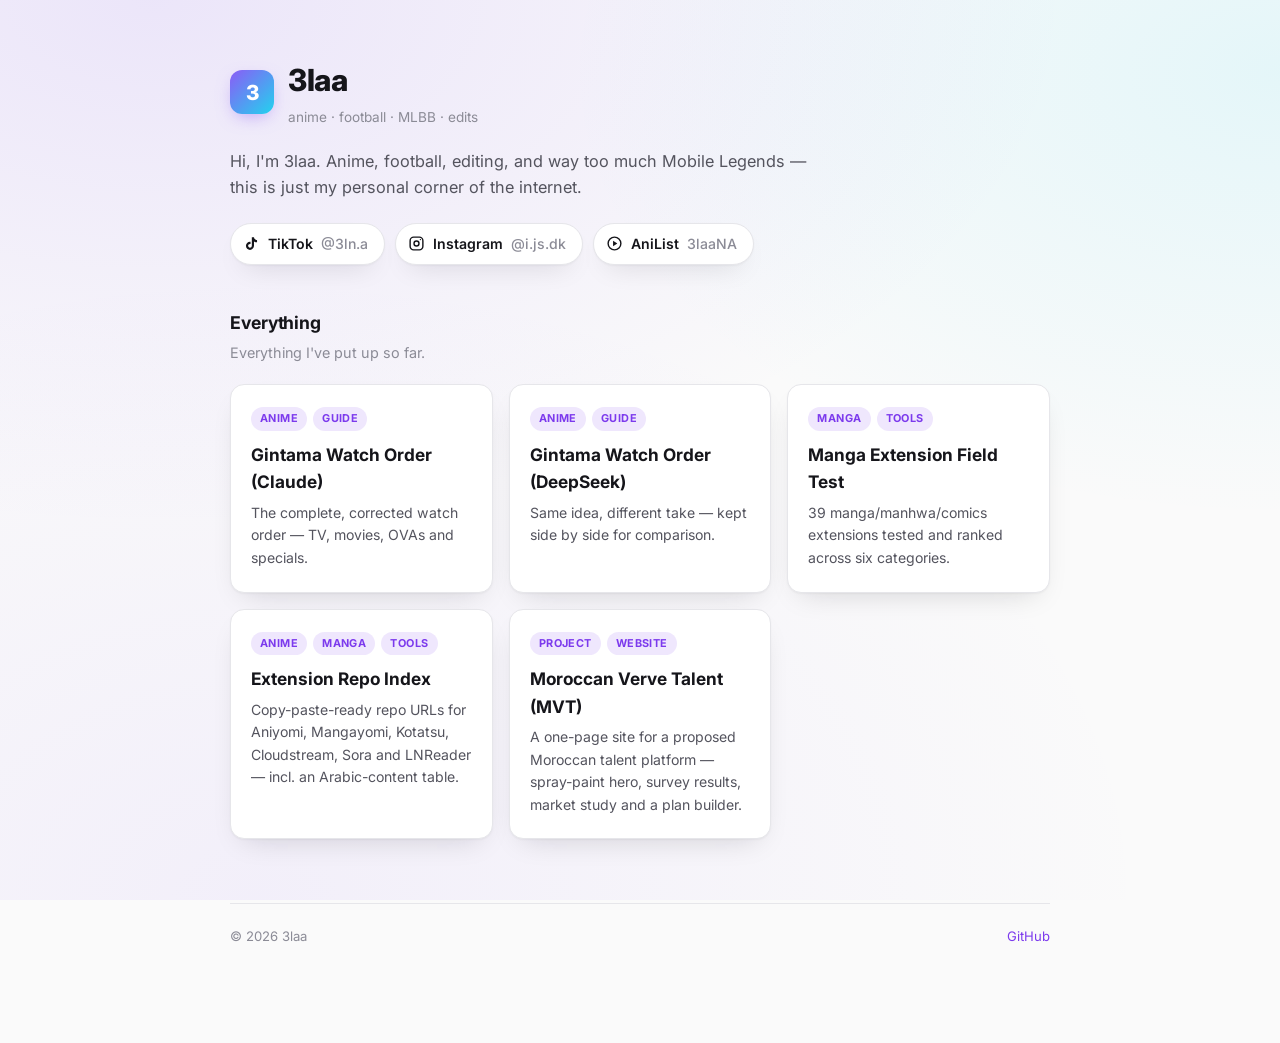
<file: index.html>
<!DOCTYPE html>
<html lang="en">
<head>
<meta charset="UTF-8">
<meta name="viewport" content="width=device-width, initial-scale=1">
<title>3laa</title>
<link rel="icon" type="image/svg+xml" href="favicon.svg">
<link rel="preconnect" href="https://fonts.gstatic.com" crossorigin>
<link rel="stylesheet" href="https://fonts.googleapis.com/css2?family=Inter:wght@400;500;600;700;800&display=swap">
<link rel="stylesheet" href="assets/style.css">
</head>
<body>
<div class="wrap">

  <header class="site-header">
    <div class="brand">
      <div class="brand-mark">3</div>
      <div>
        <h1>3laa</h1>
        <div class="tagline">anime &middot; football &middot; MLBB &middot; edits</div>
      </div>
    </div>
    <!-- Edit this intro/bio whenever you like -->
    <p class="bio">Hi, I'm 3laa. Anime, football, editing, and way too much Mobile Legends &mdash; this is just my personal corner of the internet.</p>

    <div class="socials">
      <a class="social-pill" href="https://www.tiktok.com/@3ln.a" target="_blank" rel="noopener">
        <svg viewBox="0 0 24 24" fill="currentColor"><path d="M16.6 5.82s.51.5 0 0A4.278 4.278 0 0 1 15.54 3h-3.09v12.4a2.592 2.592 0 0 1-2.59 2.5c-1.42 0-2.6-1.16-2.6-2.6c0-1.72 1.66-3.01 3.37-2.48V9.66c-3.45-.46-6.47 2.22-6.47 5.64c0 3.33 2.76 5.7 5.69 5.7c3.14 0 5.69-2.55 5.69-5.7V9.01a7.35 7.35 0 0 0 4.3 1.38V7.3s-1.88.09-3.24-1.48z"/></svg>
        TikTok <span class="handle">@3ln.a</span>
      </a>
      <a class="social-pill" href="https://www.instagram.com/i.js.dk" target="_blank" rel="noopener">
        <svg viewBox="0 0 24 24" fill="none" stroke="currentColor" stroke-width="2"><rect x="3" y="3" width="18" height="18" rx="5"/><circle cx="12" cy="12" r="3.5"/><circle cx="17.5" cy="6.5" r="1" fill="currentColor" stroke="none"/></svg>
        Instagram <span class="handle">@i.js.dk</span>
      </a>
      <a class="social-pill" href="https://anilist.co/user/3laaNA/" target="_blank" rel="noopener">
        <svg viewBox="0 0 24 24" fill="none" stroke="currentColor" stroke-width="2"><circle cx="12" cy="12" r="9"/><polygon points="10 8 16 12 10 16" fill="currentColor" stroke="none"/></svg>
        AniList <span class="handle">3laaNA</span>
      </a>
    </div>
  </header>

  <main>
    <h2>Everything</h2>
    <p class="section-sub">Everything I've put up so far.</p>

    <div class="card-grid" id="card-grid">
      <a class="card-link" href="gintama-watch-order.html">
        <div class="card-tags"><span class="tag-pill">Anime</span><span class="tag-pill">Guide</span></div>
        <h3>Gintama Watch Order (Claude)</h3>
        <p>The complete, corrected watch order &mdash; TV, movies, OVAs and specials.</p>
      </a>
      <a class="card-link" href="gintama-watch-order-ds.html">
        <div class="card-tags"><span class="tag-pill">Anime</span><span class="tag-pill">Guide</span></div>
        <h3>Gintama Watch Order (DeepSeek)</h3>
        <p>Same idea, different take &mdash; kept side by side for comparison.</p>
      </a>
      <a class="card-link" href="manga-extensions-report.html">
        <div class="card-tags"><span class="tag-pill">Manga</span><span class="tag-pill">Tools</span></div>
        <h3>Manga Extension Field Test</h3>
        <p>39 manga/manhwa/comics extensions tested and ranked across six categories.</p>
      </a>
      <a class="card-link" href="repos-report.html">
        <div class="card-tags"><span class="tag-pill">Anime</span><span class="tag-pill">Manga</span><span class="tag-pill">Tools</span></div>
        <h3>Extension Repo Index</h3>
        <p>Copy-paste-ready repo URLs for Aniyomi, Mangayomi, Kotatsu, Cloudstream, Sora and LNReader &mdash; incl. an Arabic-content table.</p>
      </a>
      <a class="card-link" href="mvt/">
        <div class="card-tags"><span class="tag-pill">Project</span><span class="tag-pill">Website</span></div>
        <h3>Moroccan Verve Talent (MVT)</h3>
        <p>A one-page site for a proposed Moroccan talent platform &mdash; spray-paint hero, survey results, market study and a plan builder.</p>
      </a>
      <!-- add more cards here later: <a class="card-link" href="..."><div class="card-tags">...</div><h3>...</h3><p>...</p></a> -->
    </div>
  </main>

  <footer class="site-footer">
    <span>&copy; 2026 3laa</span>
    <a href="https://github.com/3laa-NA">GitHub</a>
  </footer>

</div>
</body>
</html>
</file>
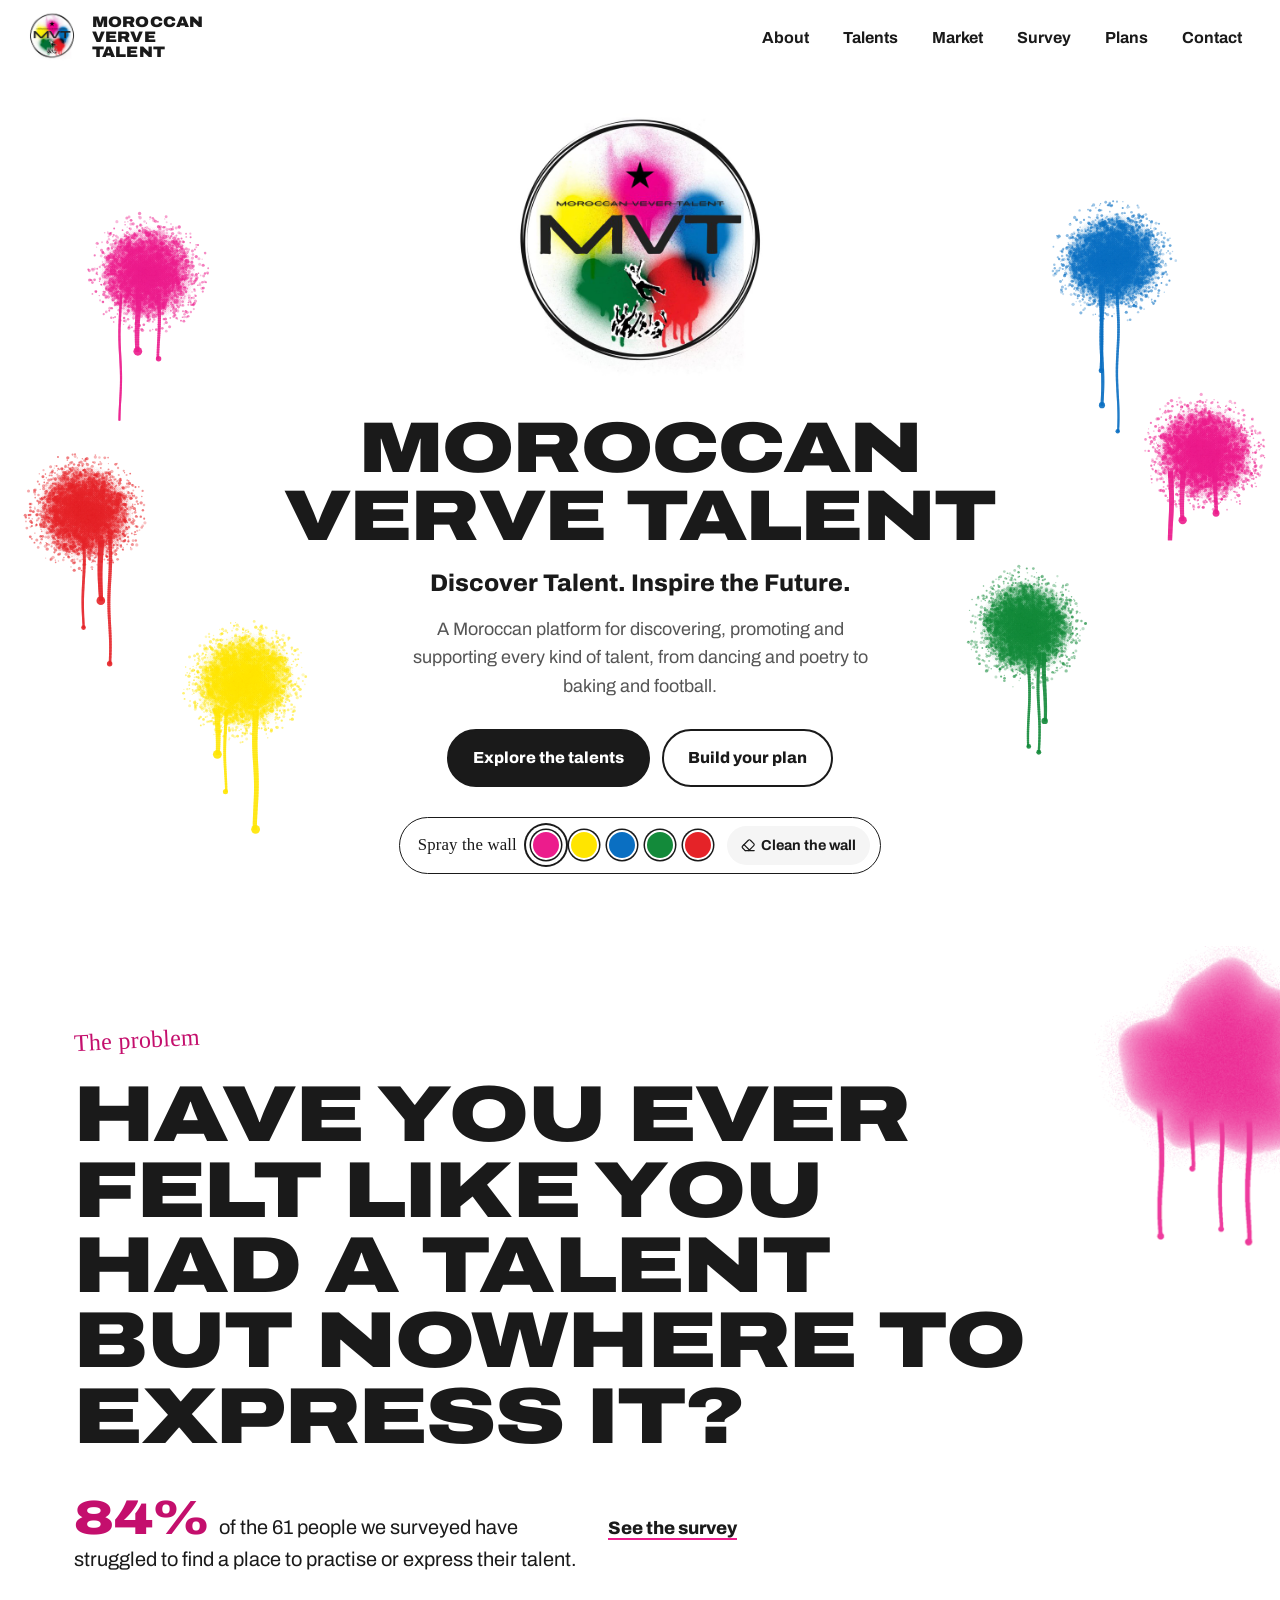
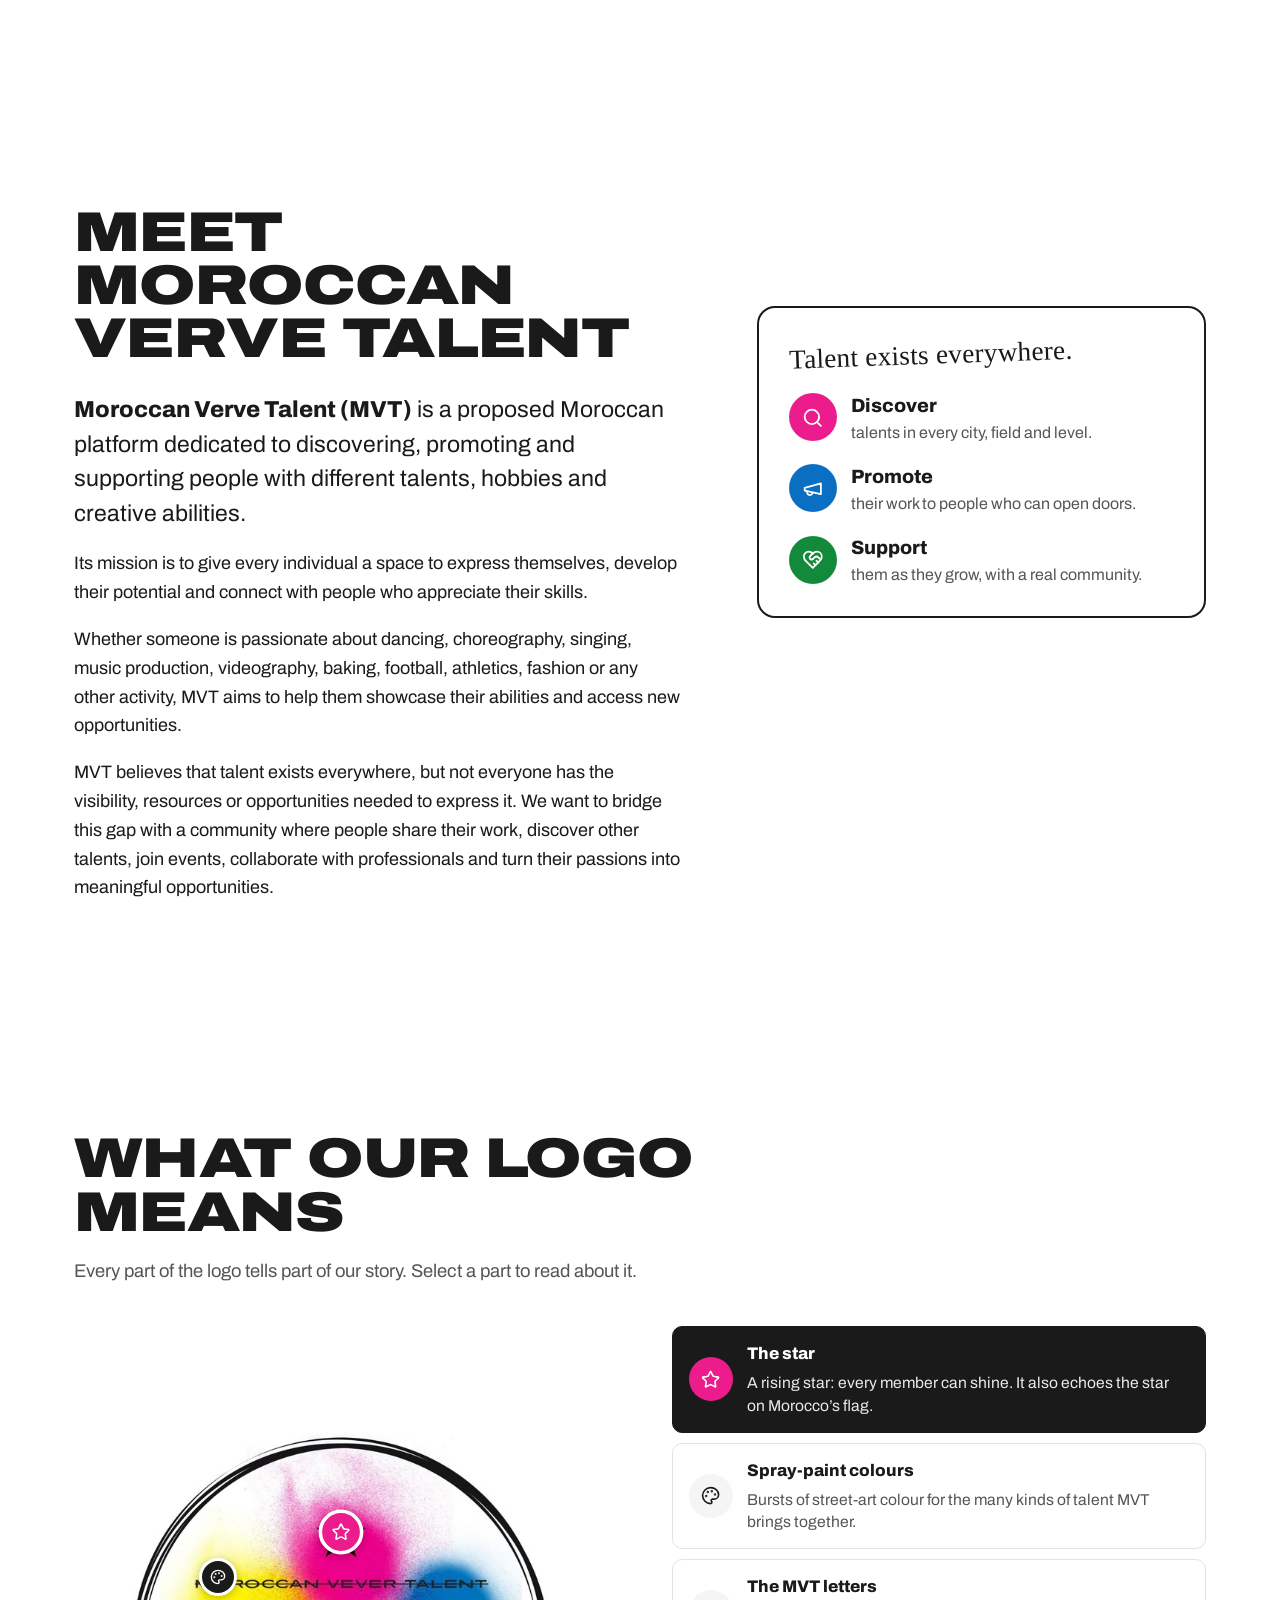
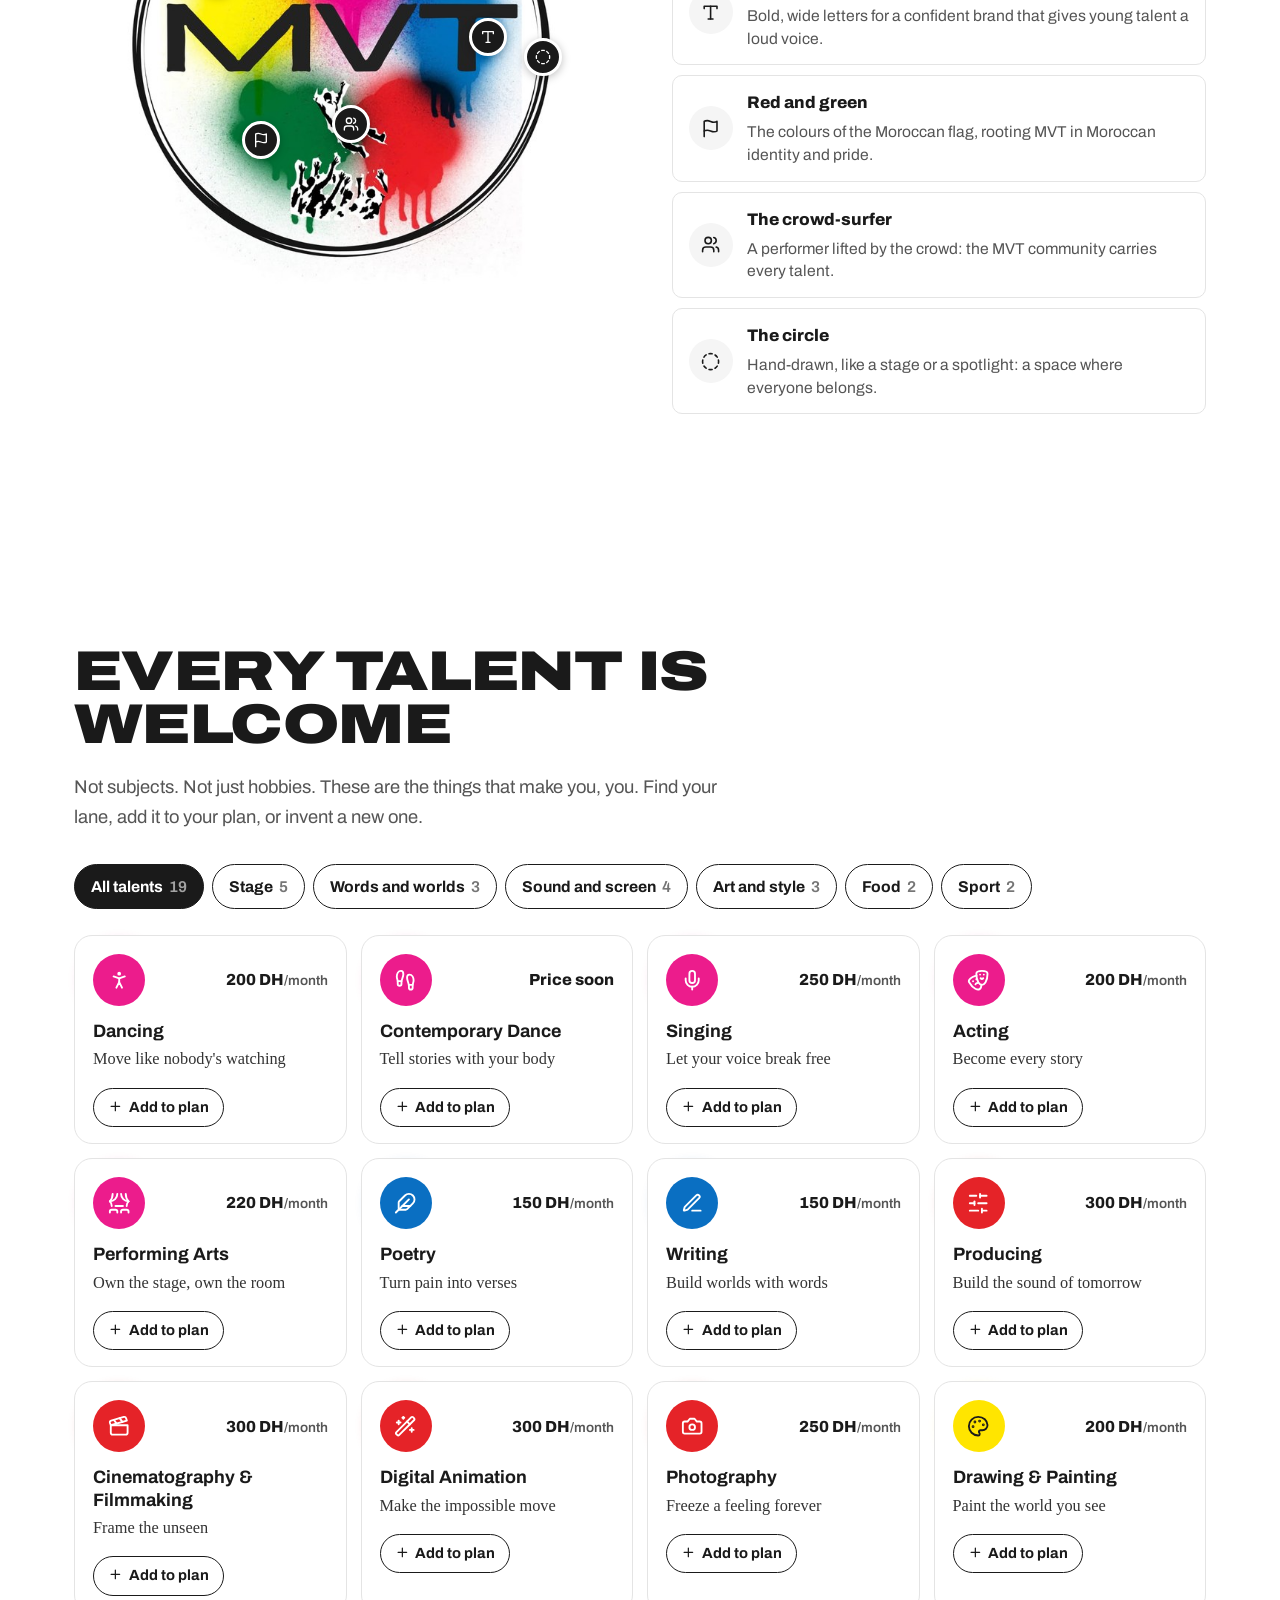
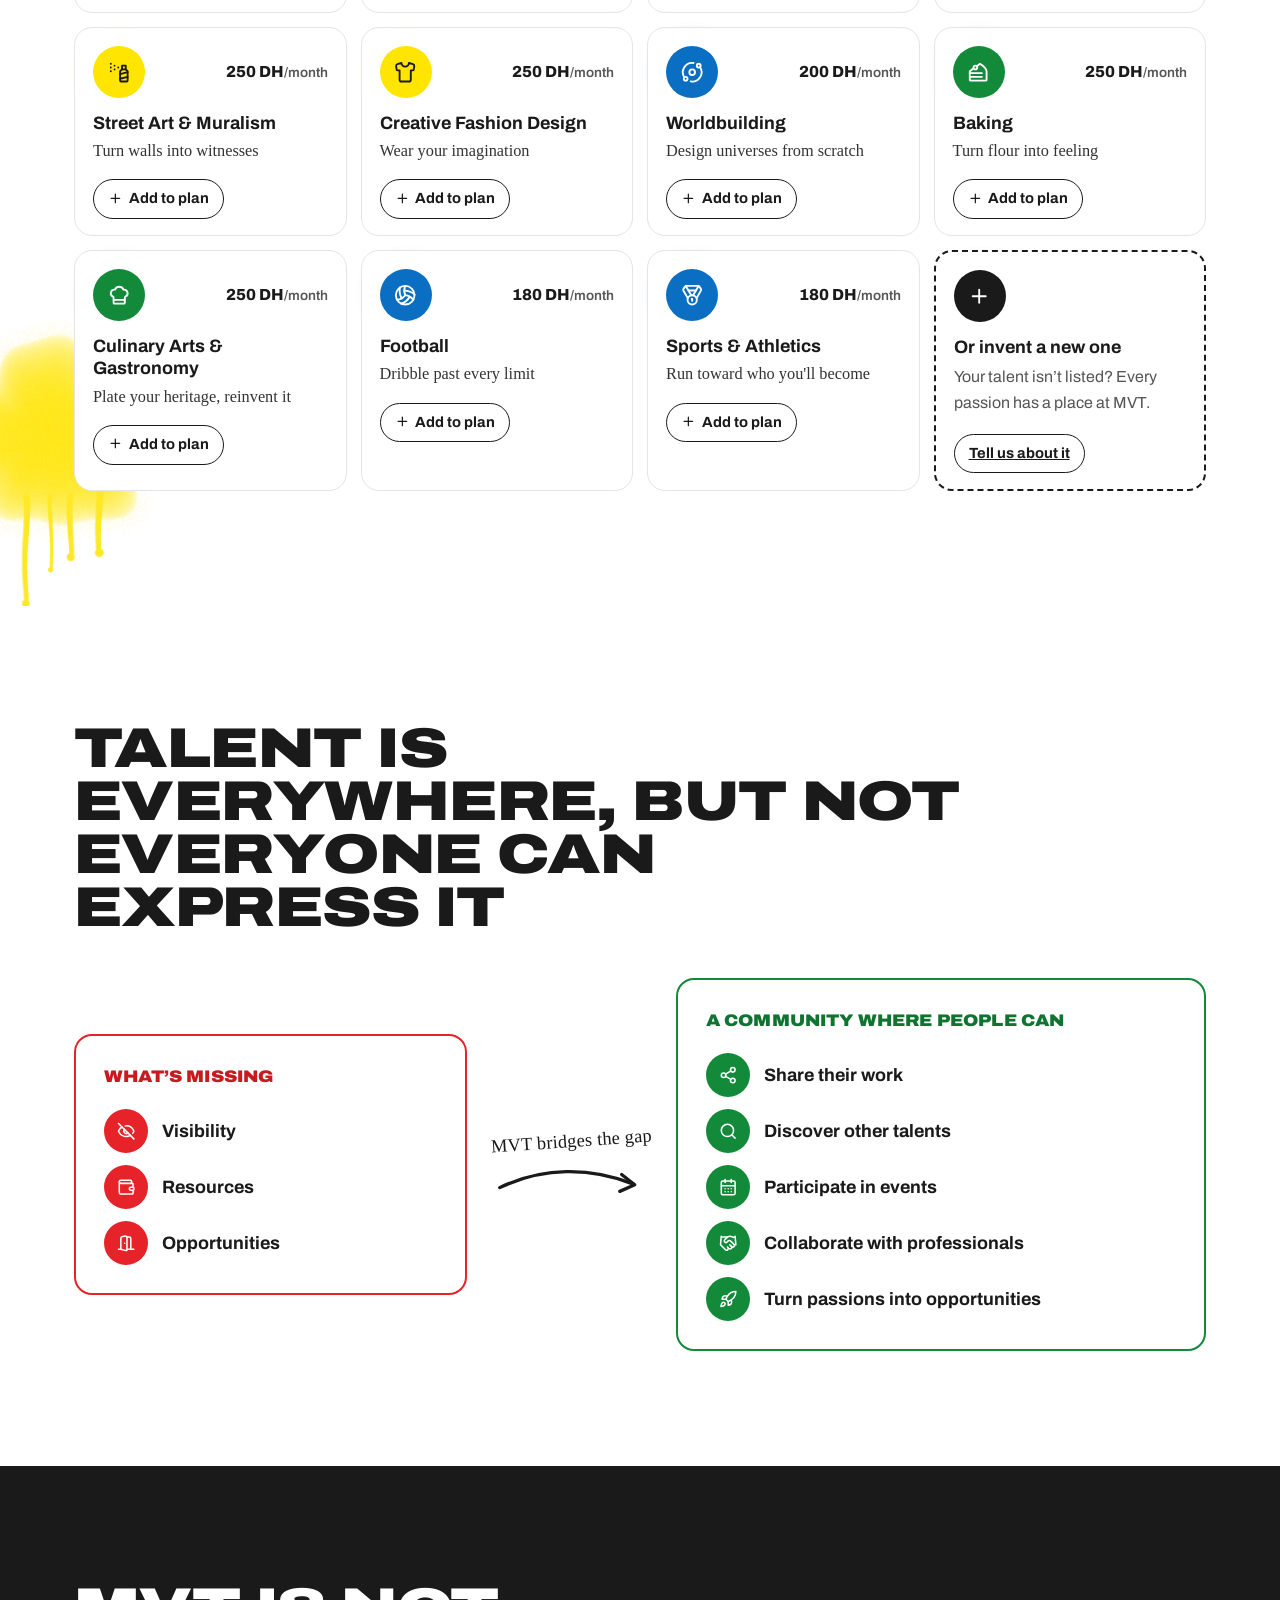
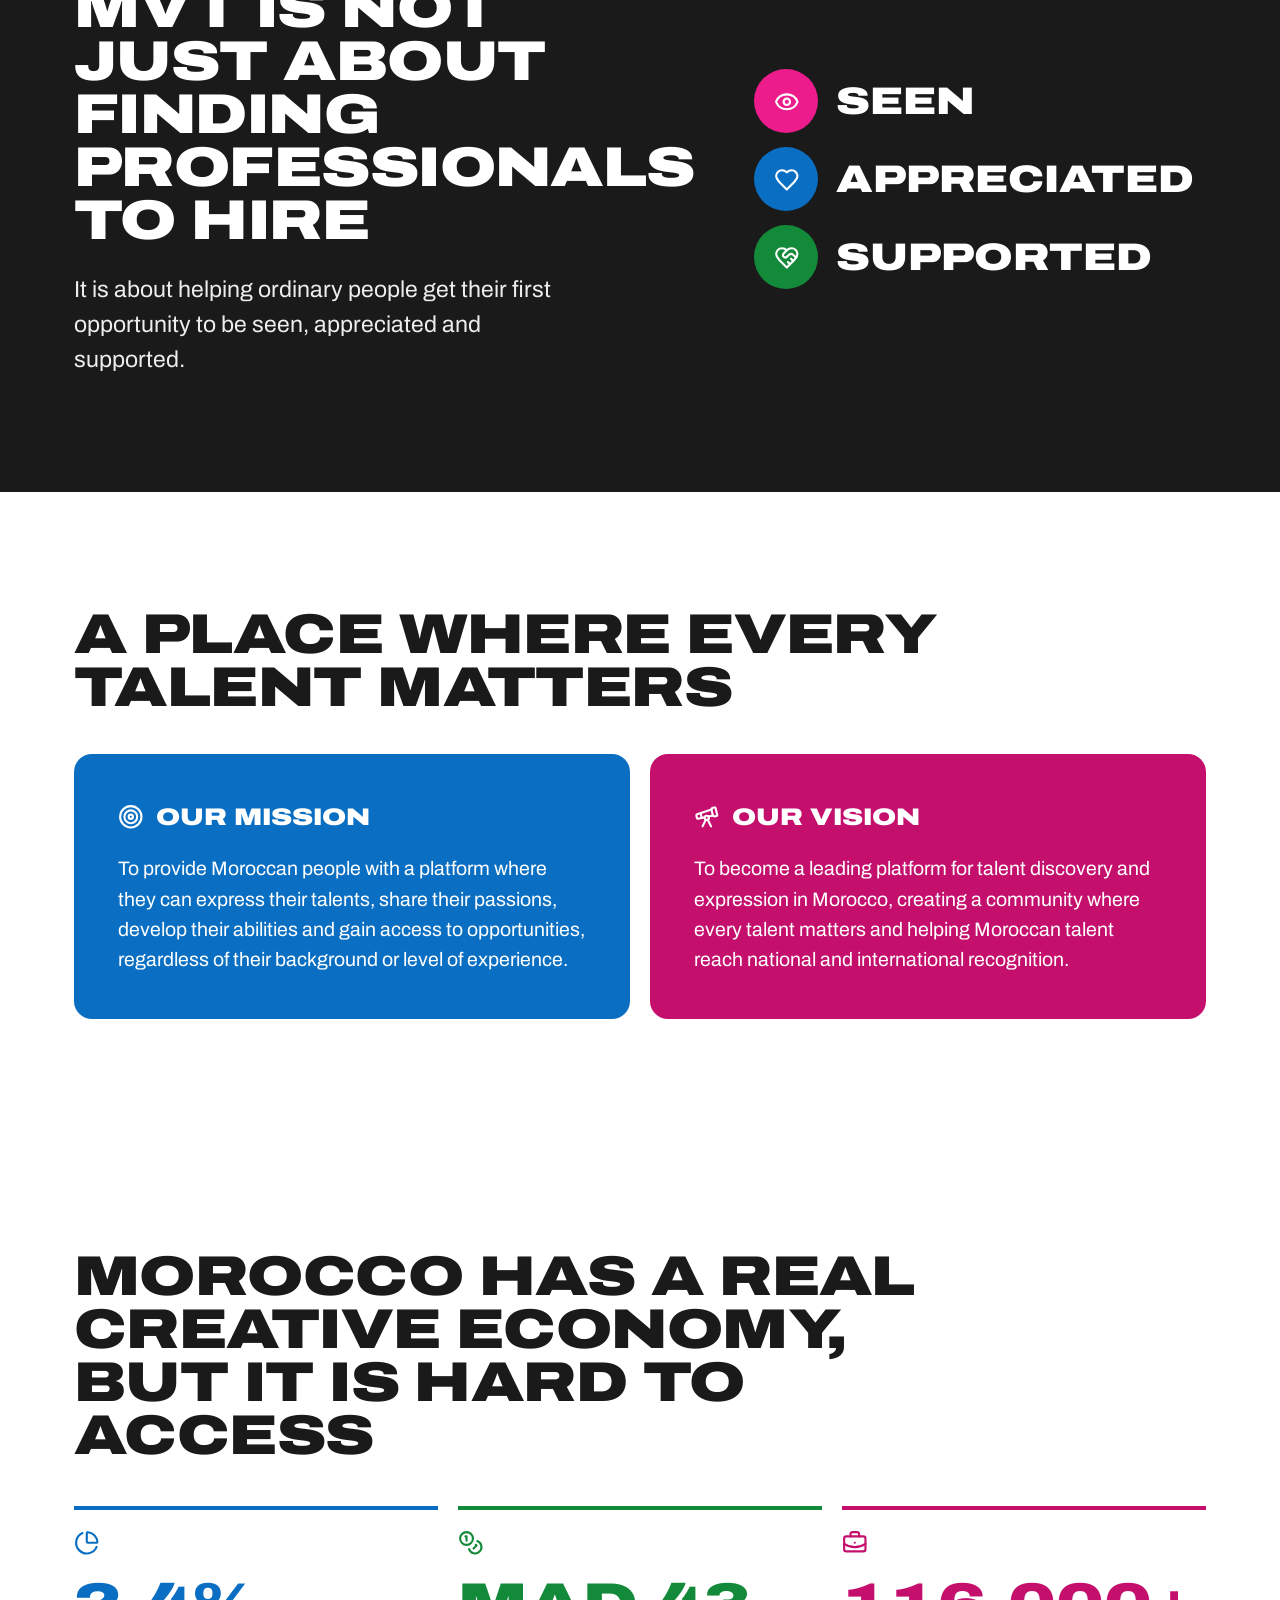
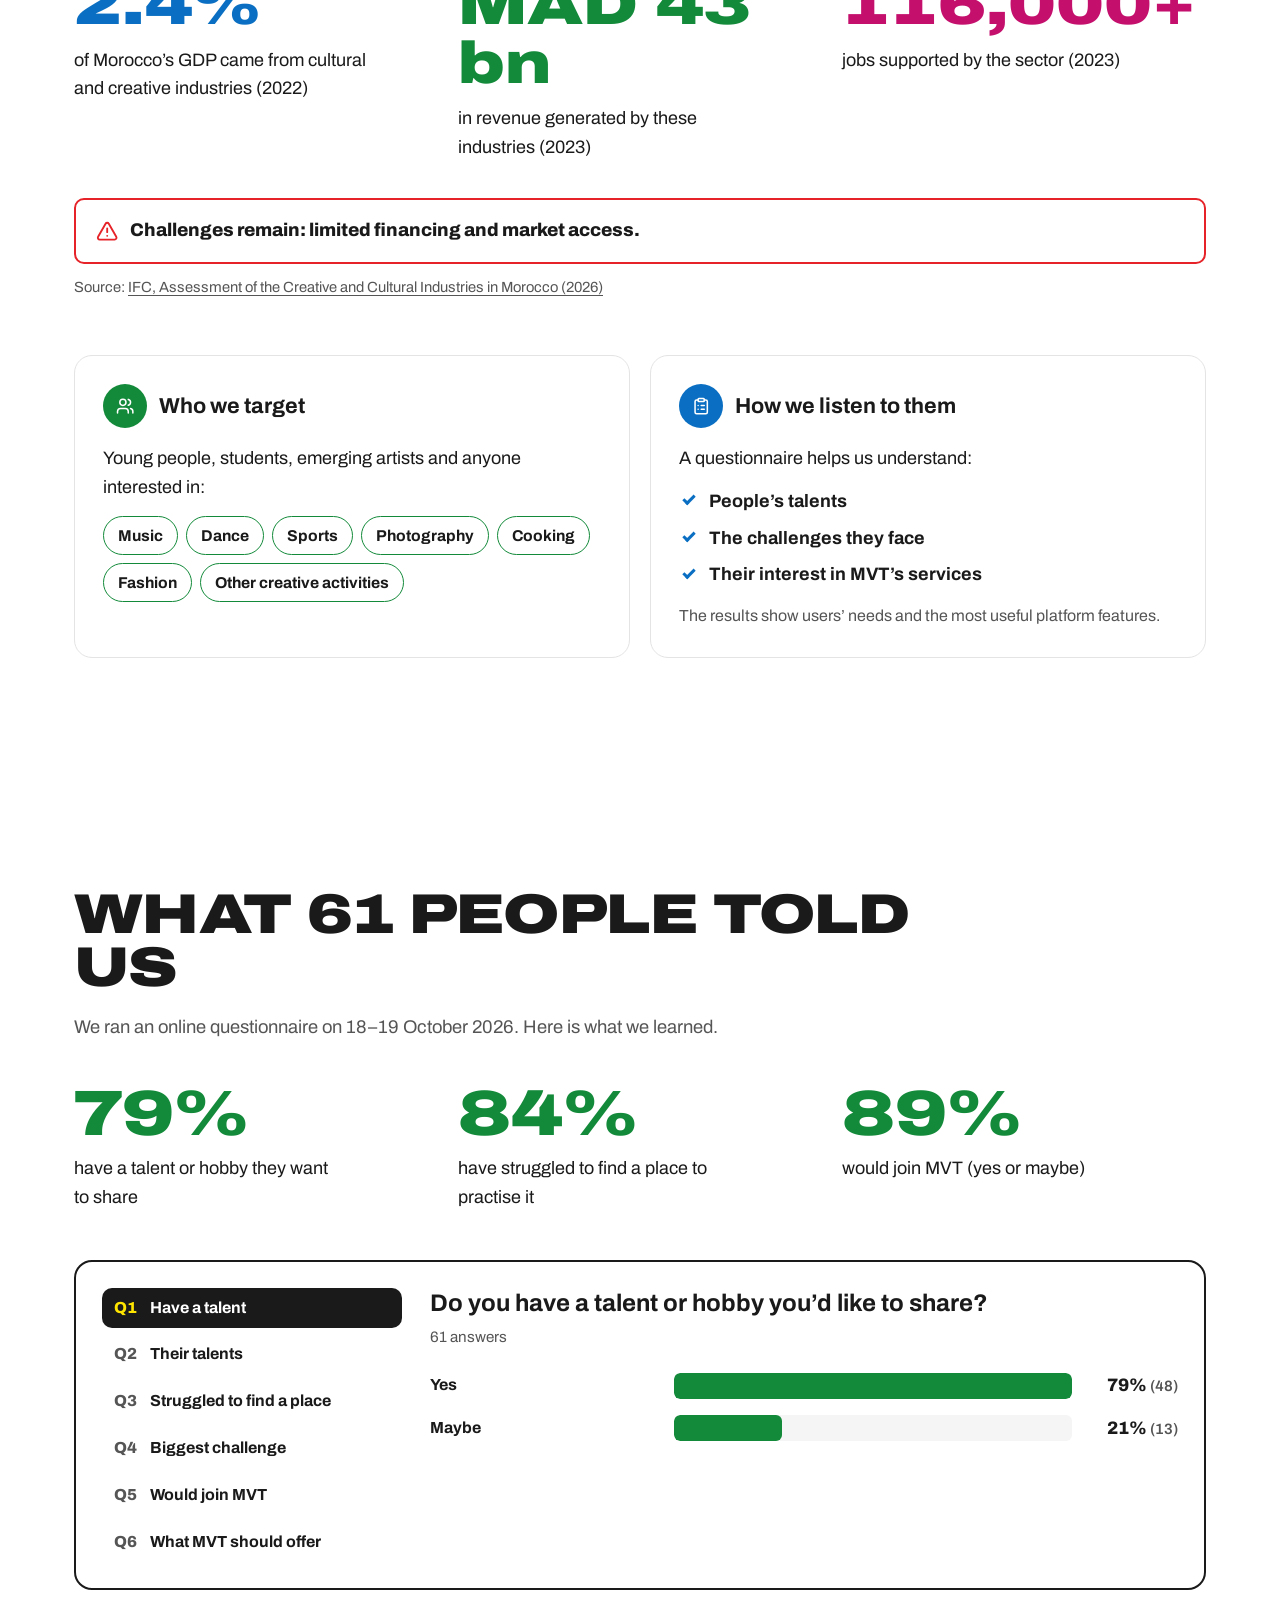
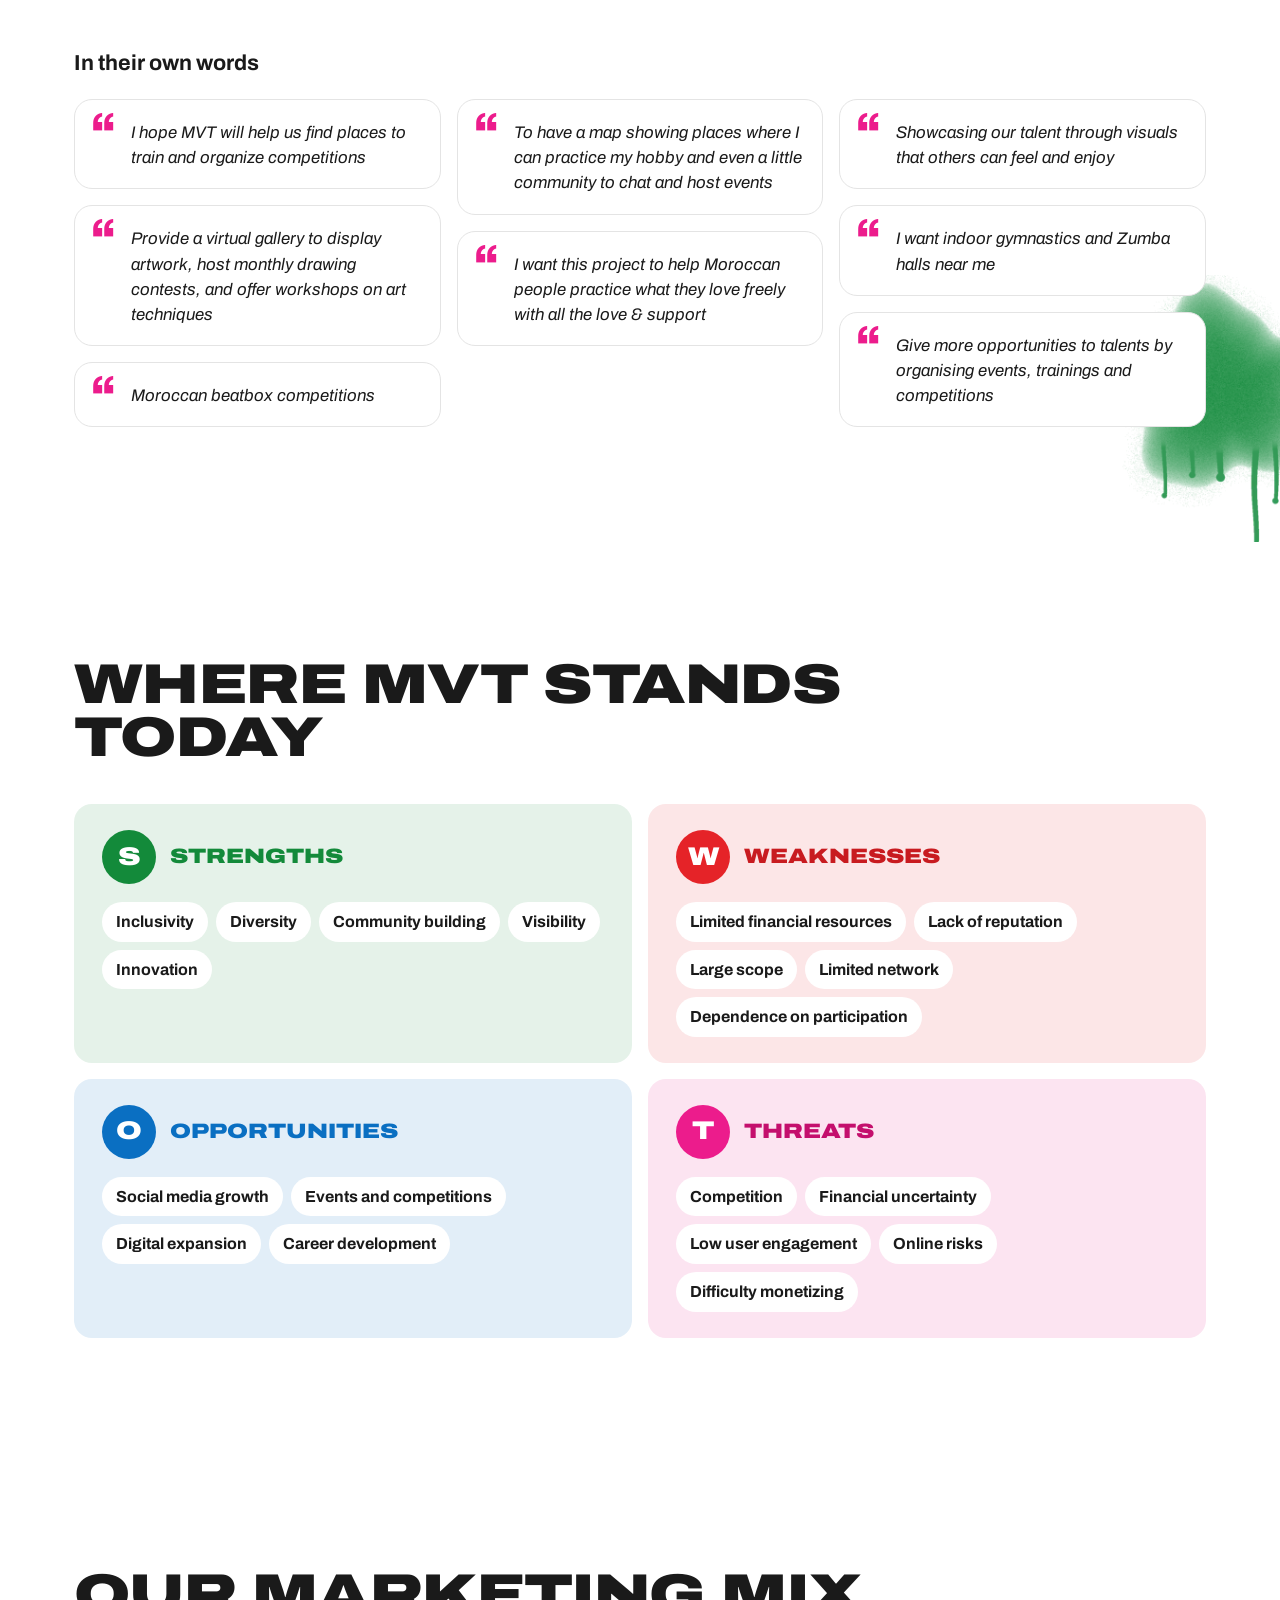
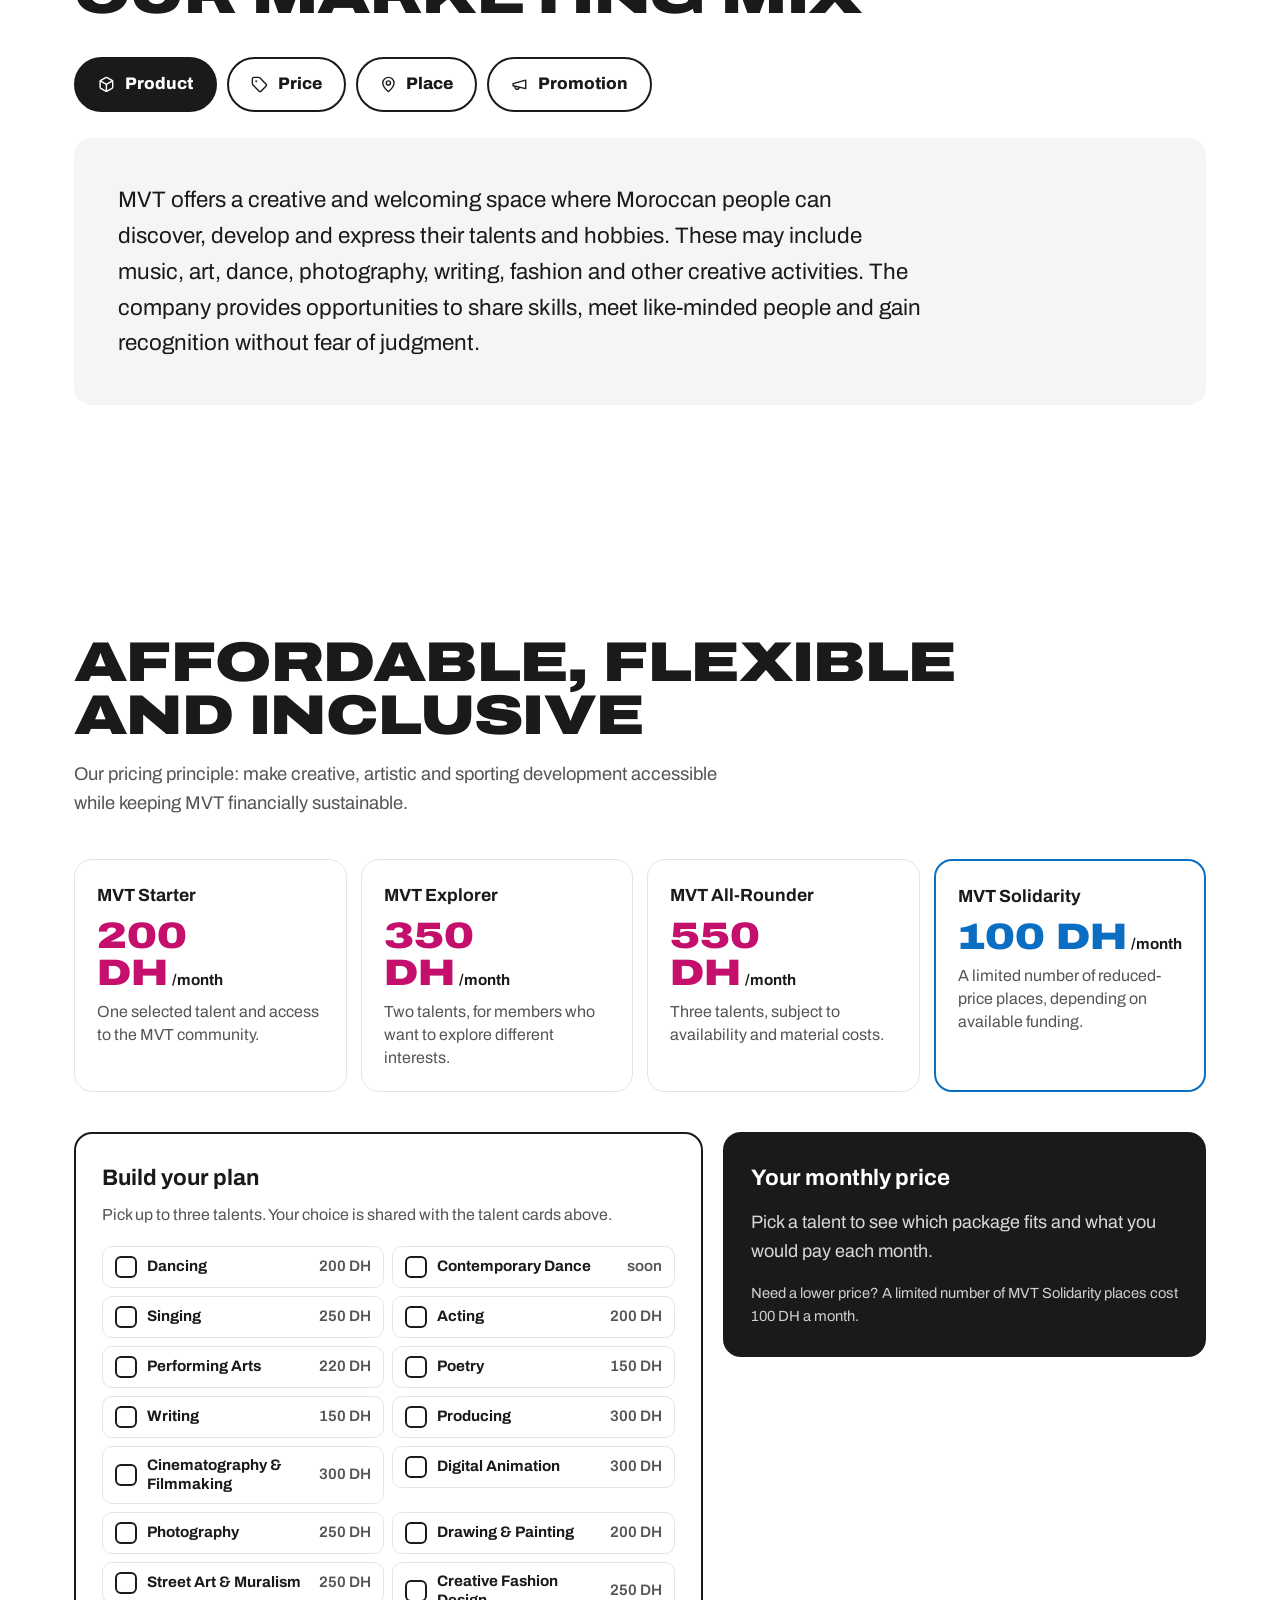
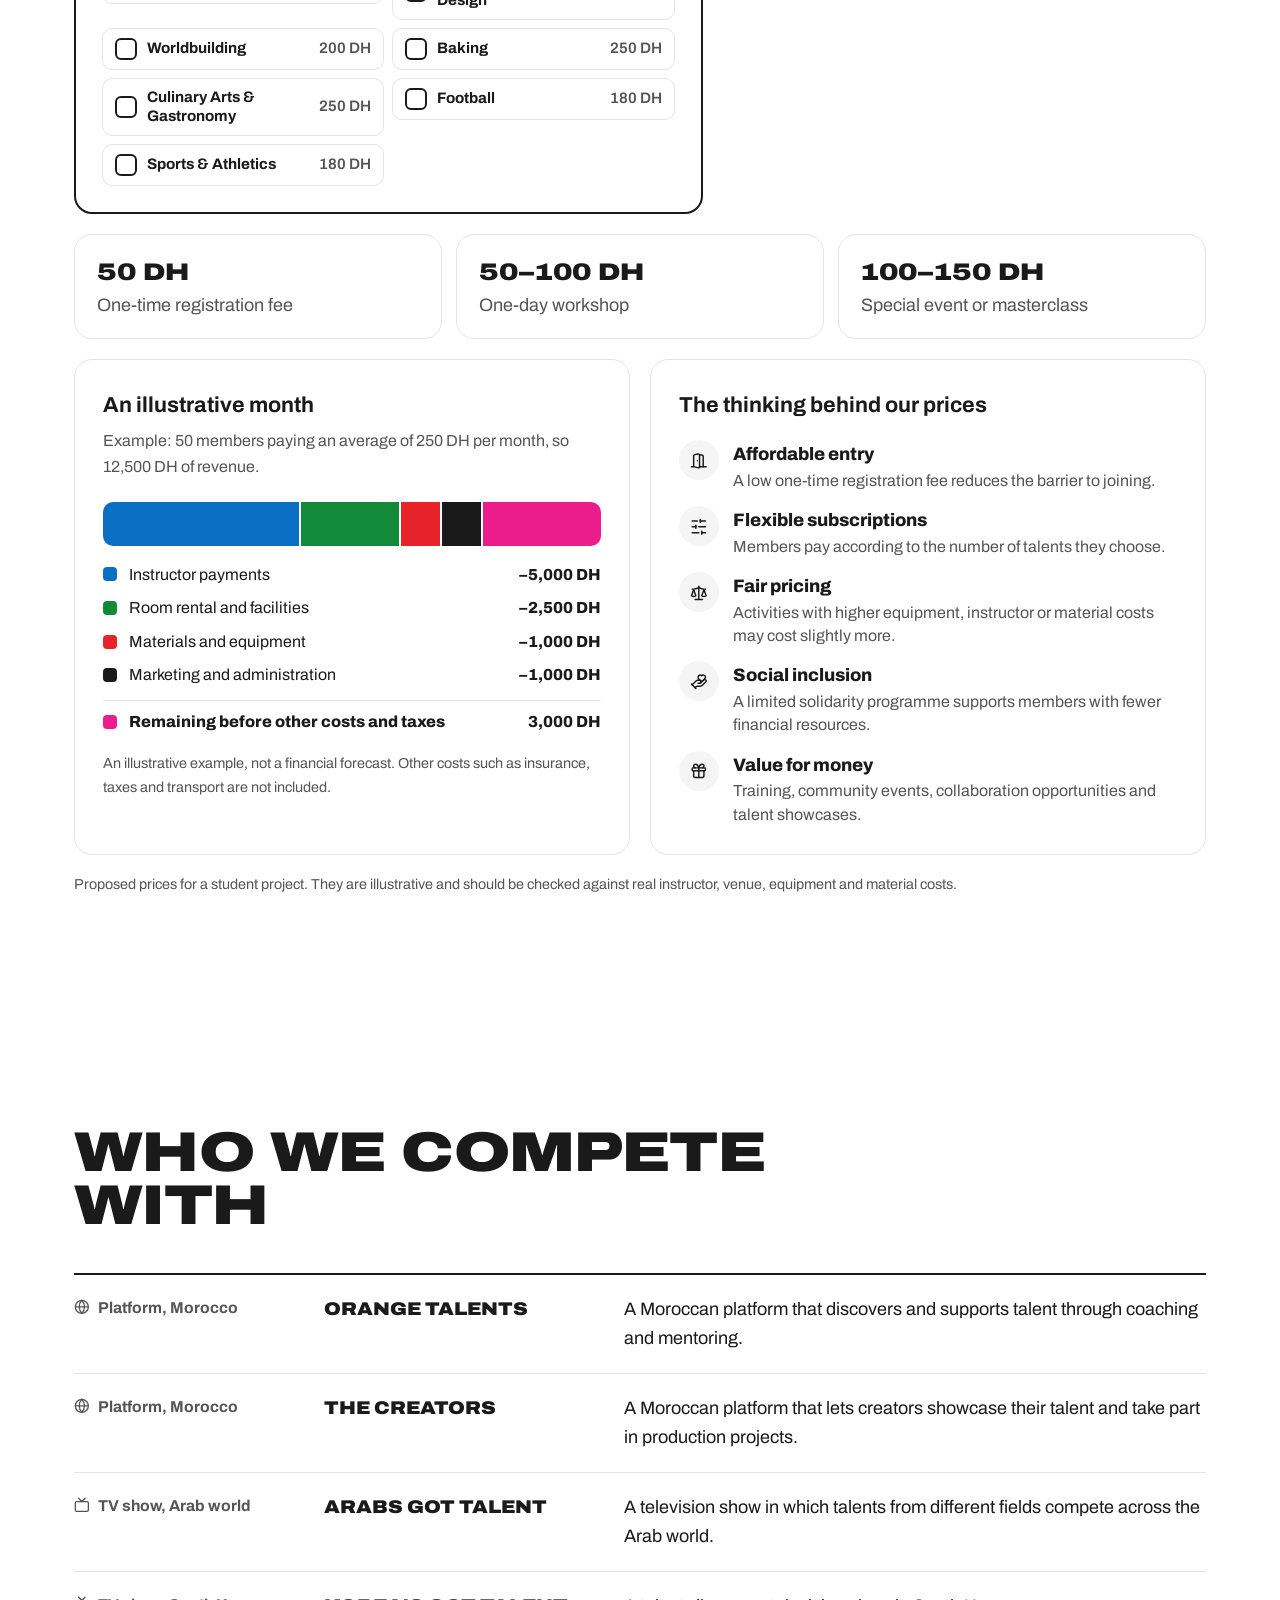
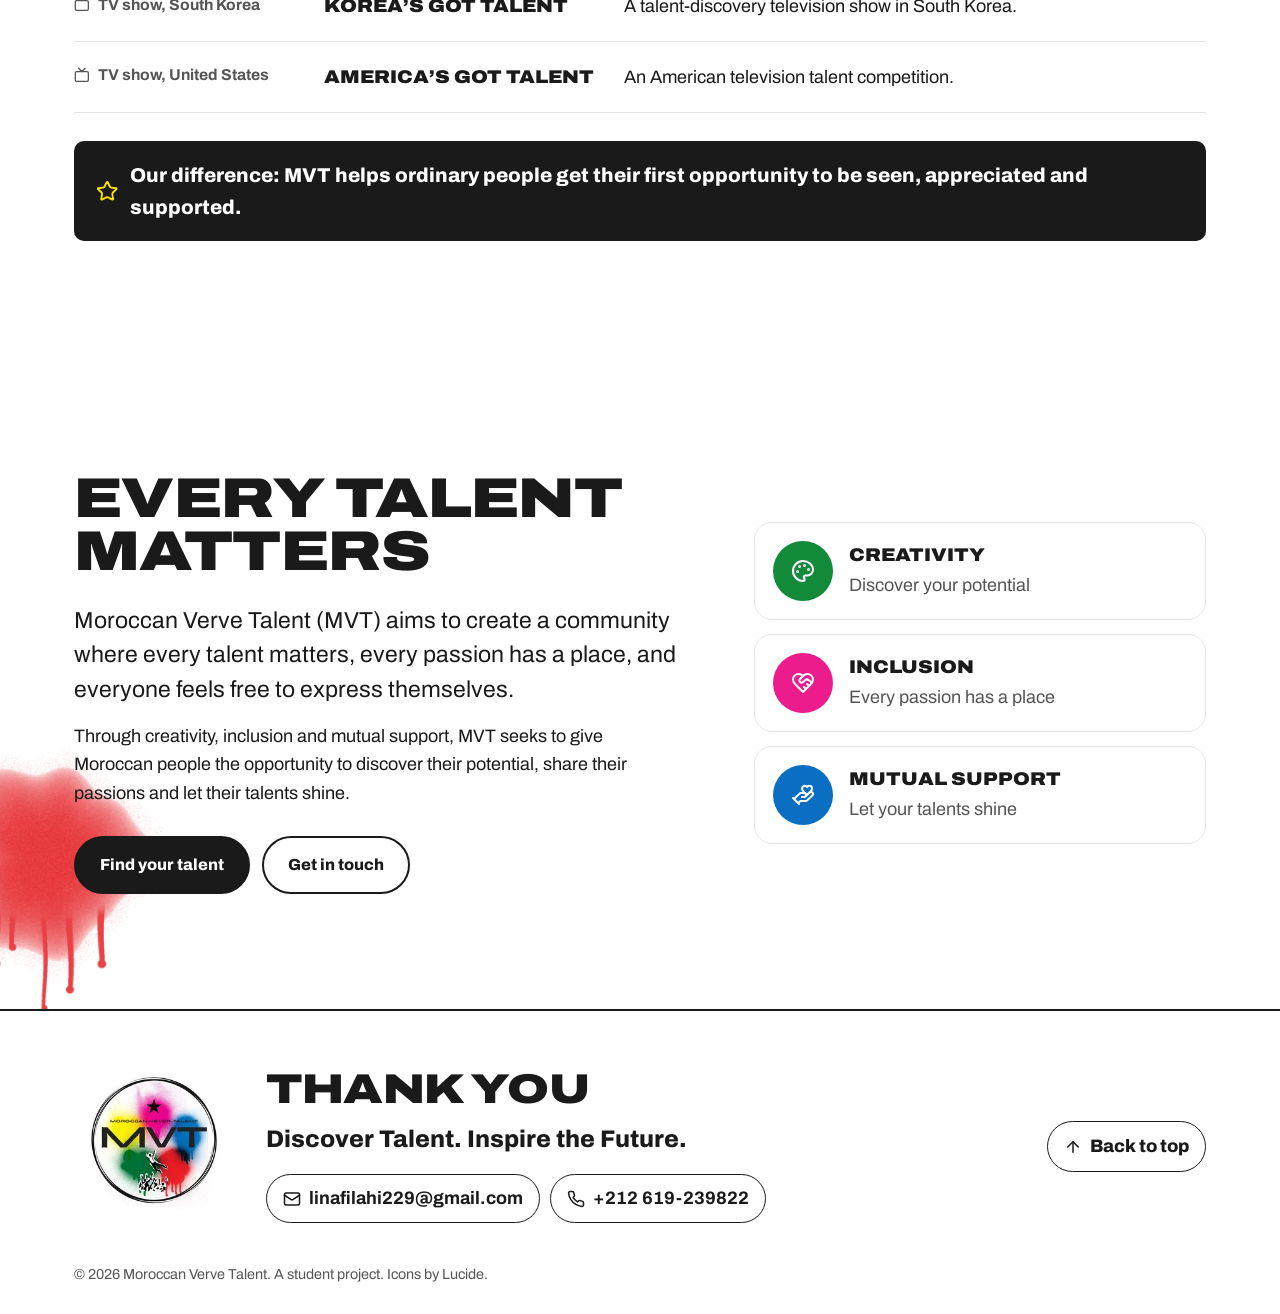
<file: mvt/index.html>
<!doctype html>
<html lang="en">
<head>
  <meta charset="utf-8">
  <meta name="viewport" content="width=device-width, initial-scale=1">
  <title>Moroccan Verve Talent (MVT): Discover Talent. Inspire the Future.</title>
  <meta name="description" content="Moroccan Verve Talent is a proposed Moroccan platform for discovering, promoting and supporting every kind of talent, from dancing and poetry to baking and football.">
  <meta name="theme-color" content="#FFFFFF">
  <meta property="og:type" content="website">
  <meta property="og:title" content="Moroccan Verve Talent (MVT)">
  <meta property="og:description" content="Discover Talent. Inspire the Future. A space for every Moroccan talent to be seen, appreciated and supported.">
  <meta property="og:image" content="https://3laa-na.github.io/mvt/assets/img/og-image.png">
  <meta name="twitter:card" content="summary_large_image">
  <link rel="icon" href="favicon.ico" sizes="any">
  <link rel="icon" type="image/png" sizes="32x32" href="assets/img/favicon-32.png">
  <link rel="apple-touch-icon" href="assets/img/apple-touch-icon.png">
  <link rel="preconnect" href="https://fonts.googleapis.com">
  <link rel="preconnect" href="https://fonts.gstatic.com" crossorigin>
  <link rel="stylesheet" href="https://fonts.googleapis.com/css2?family=Archivo:wdth,wght@62..125,100..900&family=Permanent+Marker&display=swap">
  <link rel="stylesheet" href="assets/css/style.css">
</head>
<body>
  <a class="skip-link" href="#main">Skip to content</a>
  <div class="progress" aria-hidden="true"><span></span></div>

  <header class="site-header" id="header">
    <a class="brand" href="#top" aria-label="Moroccan Verve Talent, back to top">
      <img src="assets/img/mvt-logo-256.jpg" alt="" width="56" height="56">
      <span class="brand-name">Moroccan Verve Talent</span>
    </a>
    <nav class="site-nav" id="site-nav" aria-label="Main">
      <ul>
        <li><a href="#about">About</a></li>
        <li><a href="#talents">Talents</a></li>
        <li><a href="#market">Market</a></li>
        <li><a href="#survey">Survey</a></li>
        <li><a href="#plans">Plans</a></li>
        <li><a href="#contact">Contact</a></li>
      </ul>
    </nav>
    <button class="menu-btn" type="button" aria-expanded="false" aria-controls="site-nav" aria-label="Open menu">
      <span data-icon="menu"></span>
    </button>
  </header>

  <main id="main">
    <!-- HERO: a white wall you can spray with the logo's colours -->
    <section class="hero" id="top" aria-labelledby="hero-title">
      <canvas class="wall" aria-hidden="true"></canvas>
      <div class="hero-inner">
        <img class="hero-logo" src="assets/img/mvt-logo-720.jpg" width="440" height="440"
             alt="Moroccan Verve Talent logo: a black circle with spray-paint splashes, a black star, the letters MVT and a crowd-surfer">
        <div class="hero-text">
          <h1 id="hero-title" class="display">Moroccan Verve Talent</h1>
          <p class="slogan">Discover Talent. Inspire the Future.</p>
          <p class="lede">A Moroccan platform for discovering, promoting and supporting every kind of talent, from dancing and poetry to baking and football.</p>
          <div class="cta-row">
            <a class="btn btn-ink" href="#talents">Explore the talents</a>
            <a class="btn btn-line" href="#plans">Build your plan</a>
          </div>
        </div>
      </div>
      <div class="paint-tools" role="group" aria-label="Spray the wall">
        <span class="paint-hint marker">Spray the wall</span>
        <div class="swatches"></div>
        <button class="clear-btn" type="button"><span data-icon="eraser"></span>Clean the wall</button>
      </div>
    </section>

    <!-- PROBLEM -->
    <section class="section problem" id="problem" aria-labelledby="problem-title">
      <div class="wrap">
        <p class="kicker marker">The problem</p>
        <h2 id="problem-title" class="question">Have you ever felt like you had a talent but nowhere to express it?</h2>
        <div class="problem-proof">
          <p><strong class="big-num" data-count="84" data-suffix="%">84%</strong> of the 61 people we surveyed have struggled to find a place to practise or express their talent.</p>
          <a class="text-link" href="#survey">See the survey</a>
        </div>
      </div>
      <img class="deco deco-right" src="assets/img/splash-pink.webp" alt="" aria-hidden="true" loading="lazy">
    </section>

    <!-- ABOUT -->
    <section class="section about" id="about" aria-labelledby="about-title">
      <div class="wrap about-grid">
        <div class="about-text">
          <h2 id="about-title" class="display-2">Meet Moroccan Verve Talent</h2>
          <p class="lead"><strong>Moroccan Verve Talent (MVT)</strong> is a proposed Moroccan platform dedicated to discovering, promoting and supporting people with different talents, hobbies and creative abilities.</p>
          <p>Its mission is to give every individual a space to express themselves, develop their potential and connect with people who appreciate their skills.</p>
          <p>Whether someone is passionate about dancing, choreography, singing, music production, videography, baking, football, athletics, fashion or any other activity, MVT aims to help them showcase their abilities and access new opportunities.</p>
          <p>MVT believes that talent exists everywhere, but not everyone has the visibility, resources or opportunities needed to express it. We want to bridge this gap with a community where people share their work, discover other talents, join events, collaborate with professionals and turn their passions into meaningful opportunities.</p>
        </div>
        <div class="about-verbs">
          <p class="marker verbs-intro">Talent exists everywhere.</p>
          <ul class="verbs">
            <li class="v-pink"><span data-icon="search"></span><strong>Discover</strong><span>talents in every city, field and level.</span></li>
            <li class="v-blue"><span data-icon="megaphone"></span><strong>Promote</strong><span>their work to people who can open doors.</span></li>
            <li class="v-green"><span data-icon="heartHandshake"></span><strong>Support</strong><span>them as they grow, with a real community.</span></li>
          </ul>
        </div>
      </div>
    </section>

    <!-- LOGO -->
    <section class="section logo-story" id="logo" aria-labelledby="logo-title">
      <div class="wrap">
        <h2 id="logo-title" class="display-2">What our logo means</h2>
        <p class="section-intro">Every part of the logo tells part of our story. Select a part to read about it.</p>
        <div class="logo-explorer">
          <div class="logo-stage">
            <img src="assets/img/mvt-logo-720.jpg" width="720" height="720" alt="The MVT logo">
            <div class="hotspots"></div>
          </div>
          <div class="logo-parts" role="list"></div>
        </div>
      </div>
    </section>

    <!-- TALENTS -->
    <section class="section talents" id="talents" aria-labelledby="talents-title">
      <div class="wrap">
        <div class="section-head">
          <h2 id="talents-title" class="display-2">Every talent is welcome</h2>
          <p class="section-intro">Not subjects. Not just hobbies. These are the things that make you, you. Find your lane, add it to your plan, or invent a new one.</p>
        </div>
        <div class="filters" role="group" aria-label="Filter talents"></div>
        <ul class="talent-grid"></ul>
        <div class="plan-bar" hidden>
          <p><strong class="plan-count">0</strong> <span class="plan-count-label">talents</span> in your plan</p>
          <a class="btn btn-ink btn-small" href="#builder">See your plan</a>
        </div>
      </div>
      <img class="deco deco-left" src="assets/img/splash-yellow.webp" alt="" aria-hidden="true" loading="lazy">
    </section>

    <!-- GAP -->
    <section class="section gap" id="gap" aria-labelledby="gap-title">
      <div class="wrap">
        <h2 id="gap-title" class="display-2">Talent is everywhere, but not everyone can express it</h2>
        <div class="gap-grid">
          <div class="gap-missing">
            <h3>What’s missing</h3>
            <ul>
              <li><span data-icon="eyeOff"></span>Visibility</li>
              <li><span data-icon="wallet"></span>Resources</li>
              <li><span data-icon="door"></span>Opportunities</li>
            </ul>
          </div>
          <div class="gap-bridge" aria-hidden="true">
            <span class="marker">MVT bridges the gap</span>
            <svg viewBox="0 0 160 40" class="bridge-arrow"><path d="M4 26 C 50 4, 100 4, 146 22" /><path d="M134 12 L148 23 L132 30" /></svg>
          </div>
          <div class="gap-community">
            <h3>A community where people can</h3>
            <ul>
              <li><span data-icon="share"></span>Share their work</li>
              <li><span data-icon="search"></span>Discover other talents</li>
              <li><span data-icon="calendar"></span>Participate in events</li>
              <li><span data-icon="handshake"></span>Collaborate with professionals</li>
              <li><span data-icon="rocket"></span>Turn passions into opportunities</li>
            </ul>
          </div>
        </div>
      </div>
    </section>

    <!-- KEY DIFFERENCE -->
    <section class="section difference" id="difference" aria-labelledby="difference-title">
      <div class="wrap diff-grid">
        <div>
          <h2 id="difference-title" class="display-2">MVT is not just about finding professionals to hire</h2>
          <p class="lead">It is about helping ordinary people get their first opportunity to be seen, appreciated and supported.</p>
        </div>
        <ul class="diff-words">
          <li class="w-pink"><span data-icon="eye"></span>Seen</li>
          <li class="w-blue"><span data-icon="heart"></span>Appreciated</li>
          <li class="w-green"><span data-icon="heartHandshake"></span>Supported</li>
        </ul>
      </div>
    </section>

    <!-- IDENTITY -->
    <section class="section identity" id="identity" aria-labelledby="identity-title">
      <div class="wrap">
        <h2 id="identity-title" class="display-2">A place where every talent matters</h2>
        <div class="mv-grid">
          <article class="mv mv-blue">
            <h3><span data-icon="target"></span>Our mission</h3>
            <p>To provide Moroccan people with a platform where they can express their talents, share their passions, develop their abilities and gain access to opportunities, regardless of their background or level of experience.</p>
          </article>
          <article class="mv mv-pink">
            <h3><span data-icon="telescope"></span>Our vision</h3>
            <p>To become a leading platform for talent discovery and expression in Morocco, creating a community where every talent matters and helping Moroccan talent reach national and international recognition.</p>
          </article>
        </div>
      </div>
    </section>

    <!-- MARKET -->
    <section class="section market" id="market" aria-labelledby="market-title">
      <div class="wrap">
        <h2 id="market-title" class="display-2">Morocco has a real creative economy, but it is hard to access</h2>
        <div class="stats">
          <div class="stat s-blue"><span data-icon="pie"></span><strong data-count="2.4" data-decimals="1" data-suffix="%">2.4%</strong><p>of Morocco’s GDP came from cultural and creative industries (2022)</p></div>
          <div class="stat s-green"><span data-icon="coins"></span><strong data-count="43" data-prefix="MAD " data-suffix=" bn">MAD 43 bn</strong><p>in revenue generated by these industries (2023)</p></div>
          <div class="stat s-pink"><span data-icon="briefcase"></span><strong data-count="116000" data-suffix="+">116,000+</strong><p>jobs supported by the sector (2023)</p></div>
        </div>
        <p class="challenge"><span data-icon="alert"></span>Challenges remain: limited financing and market access.</p>
        <p class="source">Source: <a href="https://www.ifc.org/en/insights-reports/2026/assessment-of-the-creative-and-cultural-industries-in-morocco" target="_blank" rel="noopener">IFC, Assessment of the Creative and Cultural Industries in Morocco (2026)</a></p>

        <div class="market-grid">
          <article class="m-card">
            <h3><span data-icon="users"></span>Who we target</h3>
            <p>Young people, students, emerging artists and anyone interested in:</p>
            <ul class="tags">
              <li>Music</li><li>Dance</li><li>Sports</li><li>Photography</li><li>Cooking</li><li>Fashion</li><li>Other creative activities</li>
            </ul>
          </article>
          <article class="m-card">
            <h3><span data-icon="clipboard"></span>How we listen to them</h3>
            <p>A questionnaire helps us understand:</p>
            <ul class="checks">
              <li>People’s talents</li>
              <li>The challenges they face</li>
              <li>Their interest in MVT’s services</li>
            </ul>
            <p class="muted">The results show users’ needs and the most useful platform features.</p>
          </article>
        </div>
      </div>
    </section>

    <!-- SURVEY -->
    <section class="section survey" id="survey" aria-labelledby="survey-title">
      <div class="wrap">
        <h2 id="survey-title" class="display-2">What 61 people told us</h2>
        <p class="section-intro">We ran an online questionnaire on <span class="survey-dates"></span>. Here is what we learned.</p>
        <div class="survey-head">
          <div class="s-num"><strong data-count="79" data-suffix="%">79%</strong><p>have a talent or hobby they want to share</p></div>
          <div class="s-num"><strong data-count="84" data-suffix="%">84%</strong><p>have struggled to find a place to practise it</p></div>
          <div class="s-num"><strong data-count="89" data-suffix="%">89%</strong><p>would join MVT (yes or maybe)</p></div>
        </div>
        <div class="survey-explorer">
          <div class="q-tabs" role="tablist" aria-label="Survey questions"></div>
          <div class="q-panel" role="tabpanel" tabindex="0"></div>
        </div>
        <h3 class="quotes-title">In their own words</h3>
        <ul class="quotes"></ul>
      </div>
      <img class="deco deco-right deco-low" src="assets/img/splash-green.webp" alt="" aria-hidden="true" loading="lazy">
    </section>

    <!-- SWOT -->
    <section class="section swot" id="swot" aria-labelledby="swot-title">
      <div class="wrap">
        <h2 id="swot-title" class="display-2">Where MVT stands today</h2>
        <div class="swot-grid">
          <article class="sw sw-s"><h3><span class="sw-letter">S</span>Strengths</h3><ul><li>Inclusivity</li><li>Diversity</li><li>Community building</li><li>Visibility</li><li>Innovation</li></ul></article>
          <article class="sw sw-w"><h3><span class="sw-letter">W</span>Weaknesses</h3><ul><li>Limited financial resources</li><li>Lack of reputation</li><li>Large scope</li><li>Limited network</li><li>Dependence on participation</li></ul></article>
          <article class="sw sw-o"><h3><span class="sw-letter">O</span>Opportunities</h3><ul><li>Social media growth</li><li>Events and competitions</li><li>Digital expansion</li><li>Career development</li></ul></article>
          <article class="sw sw-t"><h3><span class="sw-letter">T</span>Threats</h3><ul><li>Competition</li><li>Financial uncertainty</li><li>Low user engagement</li><li>Online risks</li><li>Difficulty monetizing</li></ul></article>
        </div>
      </div>
    </section>

    <!-- MARKETING MIX -->
    <section class="section mix" id="mix" aria-labelledby="mix-title">
      <div class="wrap">
        <h2 id="mix-title" class="display-2">Our marketing mix</h2>
        <div class="mix-tabs" role="tablist" aria-label="The four Ps">
          <button role="tab" id="tab-product" aria-controls="p-product" aria-selected="true"><span data-icon="box"></span>Product</button>
          <button role="tab" id="tab-price" aria-controls="p-price" aria-selected="false" tabindex="-1"><span data-icon="tag"></span>Price</button>
          <button role="tab" id="tab-place" aria-controls="p-place" aria-selected="false" tabindex="-1"><span data-icon="pin"></span>Place</button>
          <button role="tab" id="tab-promotion" aria-controls="p-promotion" aria-selected="false" tabindex="-1"><span data-icon="megaphone"></span>Promotion</button>
        </div>
        <div class="mix-panels">
          <div class="mix-panel" role="tabpanel" id="p-product" aria-labelledby="tab-product" tabindex="0">
            <p>MVT offers a creative and welcoming space where Moroccan people can discover, develop and express their talents and hobbies. These may include music, art, dance, photography, writing, fashion and other creative activities. The company provides opportunities to share skills, meet like-minded people and gain recognition without fear of judgment.</p>
          </div>
          <div class="mix-panel" role="tabpanel" id="p-price" aria-labelledby="tab-price" tabindex="0" hidden>
            <p>MVT aims to make creative opportunities accessible to everyone. It can offer affordable participation fees, free community activities and flexible prices for workshops and special events. The goal is to ensure that financial limitations do not prevent people from exploring their passions and expressing themselves.</p>
            <a class="text-link" href="#plans">See the proposed plans</a>
          </div>
          <div class="mix-panel" role="tabpanel" id="p-place" aria-labelledby="tab-place" tabindex="0" hidden>
            <p>MVT connects with Moroccan talent through social media and online platforms, while also organizing in-person workshops, creative gatherings, exhibitions and events in welcoming spaces. Its aim is to create an accessible community where people can meet, collaborate and share their passions.</p>
          </div>
          <div class="mix-panel" role="tabpanel" id="p-promotion" aria-labelledby="tab-promotion" tabindex="0" hidden>
            <p>MVT promotes its activities mainly through Instagram, TikTok and other social media platforms. It shares creative work, personal stories, videos, event announcements and success stories to inspire people to participate. Collaborations with Moroccan artists, content creators, schools and local communities can also help spread awareness and attract new members.</p>
          </div>
        </div>
      </div>
    </section>

    <!-- PLANS -->
    <section class="section plans" id="plans" aria-labelledby="plans-title">
      <div class="wrap">
        <h2 id="plans-title" class="display-2">Affordable, flexible and inclusive</h2>
        <p class="section-intro">Our pricing principle: make creative, artistic and sporting development accessible while keeping MVT financially sustainable.</p>
        <div class="packages"></div>

        <div class="builder" id="builder">
          <div class="builder-pick">
            <h3>Build your plan</h3>
            <p class="muted">Pick up to three talents. Your choice is shared with the talent cards above.</p>
            <ul class="pick-list"></ul>
          </div>
          <div class="builder-result" aria-live="polite"></div>
        </div>

        <div class="fees"></div>

        <div class="plans-bottom">
          <article class="budget">
            <h3>An illustrative month</h3>
            <p class="muted budget-scenario"></p>
            <div class="budget-bar" role="img"></div>
            <ul class="budget-legend"></ul>
            <p class="fine">An illustrative example, not a financial forecast. Other costs such as insurance, taxes and transport are not included.</p>
          </article>
          <article class="positioning">
            <h3>The thinking behind our prices</h3>
            <ul>
              <li><span data-icon="door"></span><div><strong>Affordable entry</strong><p>A low one-time registration fee reduces the barrier to joining.</p></div></li>
              <li><span data-icon="sliders"></span><div><strong>Flexible subscriptions</strong><p>Members pay according to the number of talents they choose.</p></div></li>
              <li><span data-icon="scale"></span><div><strong>Fair pricing</strong><p>Activities with higher equipment, instructor or material costs may cost slightly more.</p></div></li>
              <li><span data-icon="handHeart"></span><div><strong>Social inclusion</strong><p>A limited solidarity programme supports members with fewer financial resources.</p></div></li>
              <li><span data-icon="gift"></span><div><strong>Value for money</strong><p>Training, community events, collaboration opportunities and talent showcases.</p></div></li>
            </ul>
          </article>
        </div>
        <p class="fine">Proposed prices for a student project. They are illustrative and should be checked against real instructor, venue, equipment and material costs.</p>
      </div>
    </section>

    <!-- COMPETITION -->
    <section class="section competition" id="competition" aria-labelledby="competition-title">
      <div class="wrap">
        <h2 id="competition-title" class="display-2">Who we compete with</h2>
        <ul class="comp-list">
          <li><span class="comp-type"><span data-icon="globe"></span>Platform, Morocco</span><h3>Orange Talents</h3><p>A Moroccan platform that discovers and supports talent through coaching and mentoring.</p></li>
          <li><span class="comp-type"><span data-icon="globe"></span>Platform, Morocco</span><h3>The Creators</h3><p>A Moroccan platform that lets creators showcase their talent and take part in production projects.</p></li>
          <li><span class="comp-type"><span data-icon="tv"></span>TV show, Arab world</span><h3>Arabs Got Talent</h3><p>A television show in which talents from different fields compete across the Arab world.</p></li>
          <li><span class="comp-type"><span data-icon="tv"></span>TV show, South Korea</span><h3>Korea’s Got Talent</h3><p>A talent-discovery television show in South Korea.</p></li>
          <li><span class="comp-type"><span data-icon="tv"></span>TV show, United States</span><h3>America’s Got Talent</h3><p>An American television talent competition.</p></li>
        </ul>
        <p class="difference-line"><span data-icon="star"></span>Our difference: MVT helps ordinary people get their first opportunity to be seen, appreciated and supported.</p>
      </div>
    </section>

    <!-- CONCLUSION -->
    <section class="section conclusion" id="conclusion" aria-labelledby="conclusion-title">
      <div class="wrap concl-grid">
        <div>
          <h2 id="conclusion-title" class="display-2">Every talent matters</h2>
          <p class="lead">Moroccan Verve Talent (MVT) aims to create a community where every talent matters, every passion has a place, and everyone feels free to express themselves.</p>
          <p>Through creativity, inclusion and mutual support, MVT seeks to give Moroccan people the opportunity to discover their potential, share their passions and let their talents shine.</p>
          <div class="cta-row">
            <a class="btn btn-ink" href="#talents">Find your talent</a>
            <a class="btn btn-line" href="#contact">Get in touch</a>
          </div>
        </div>
        <ul class="pillars">
          <li class="p-green"><span data-icon="drawing"></span><strong>Creativity</strong><span>Discover your potential</span></li>
          <li class="p-pink"><span data-icon="heartHandshake"></span><strong>Inclusion</strong><span>Every passion has a place</span></li>
          <li class="p-blue"><span data-icon="handHeart"></span><strong>Mutual support</strong><span>Let your talents shine</span></li>
        </ul>
      </div>
      <img class="deco deco-left deco-low" src="assets/img/splash-red.webp" alt="" aria-hidden="true" loading="lazy">
    </section>
  </main>

  <footer class="site-footer" id="contact" aria-labelledby="footer-title">
    <div class="wrap footer-grid">
      <img class="footer-logo" src="assets/img/mvt-logo-256.jpg" width="160" height="160" alt="Moroccan Verve Talent logo" loading="lazy">
      <div>
        <h2 id="footer-title" class="display-3">Thank you</h2>
        <p class="slogan">Discover Talent. Inspire the Future.</p>
        <div class="contact-links"></div>
      </div>
      <a class="to-top" href="#top"><span data-icon="arrowUp"></span>Back to top</a>
    </div>
    <p class="legal wrap">© <span class="year"></span> Moroccan Verve Talent. A student project. Icons by Lucide.</p>
  </footer>

  <noscript><p class="noscript">Some interactive parts of this page (talents, survey and plan builder) need JavaScript.</p></noscript>
  <script src="assets/js/icons.js"></script>
  <script src="assets/js/data.js"></script>
  <script src="assets/js/main.js"></script>
</body>
</html>
</file>
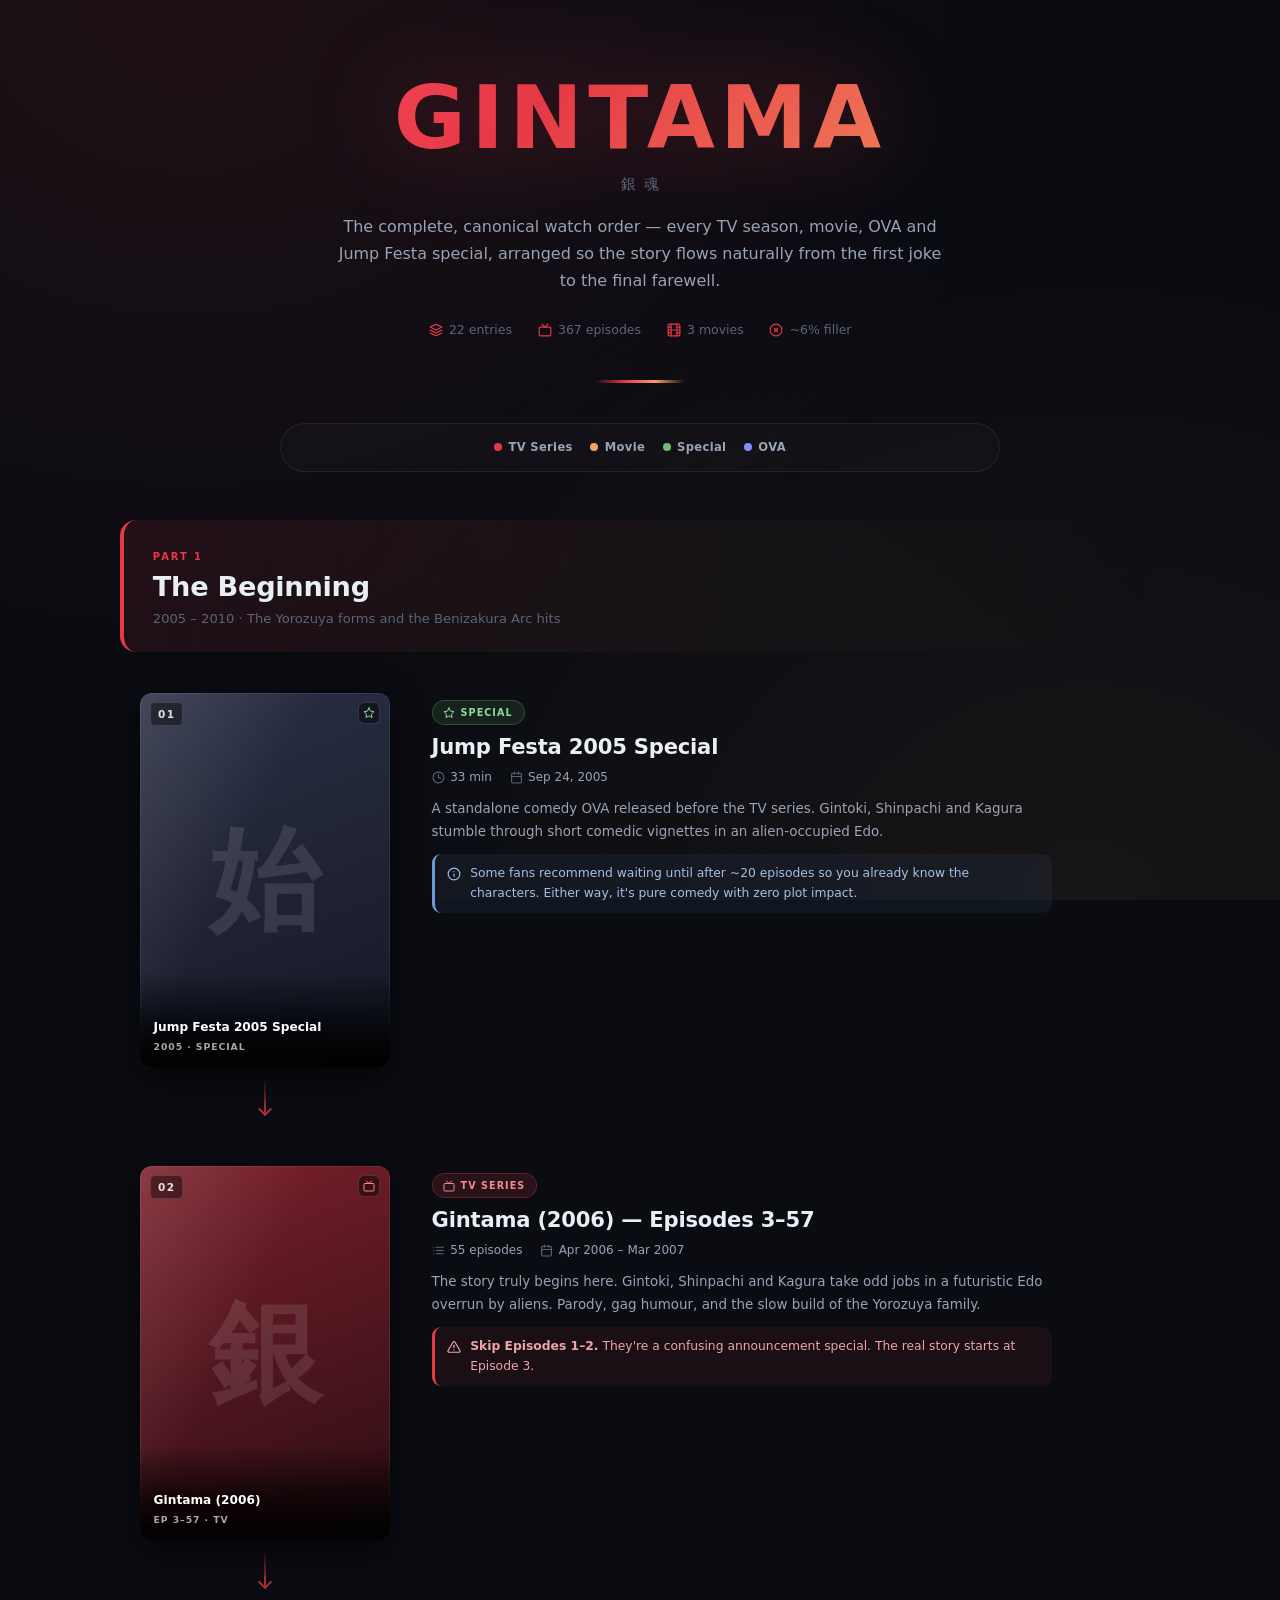
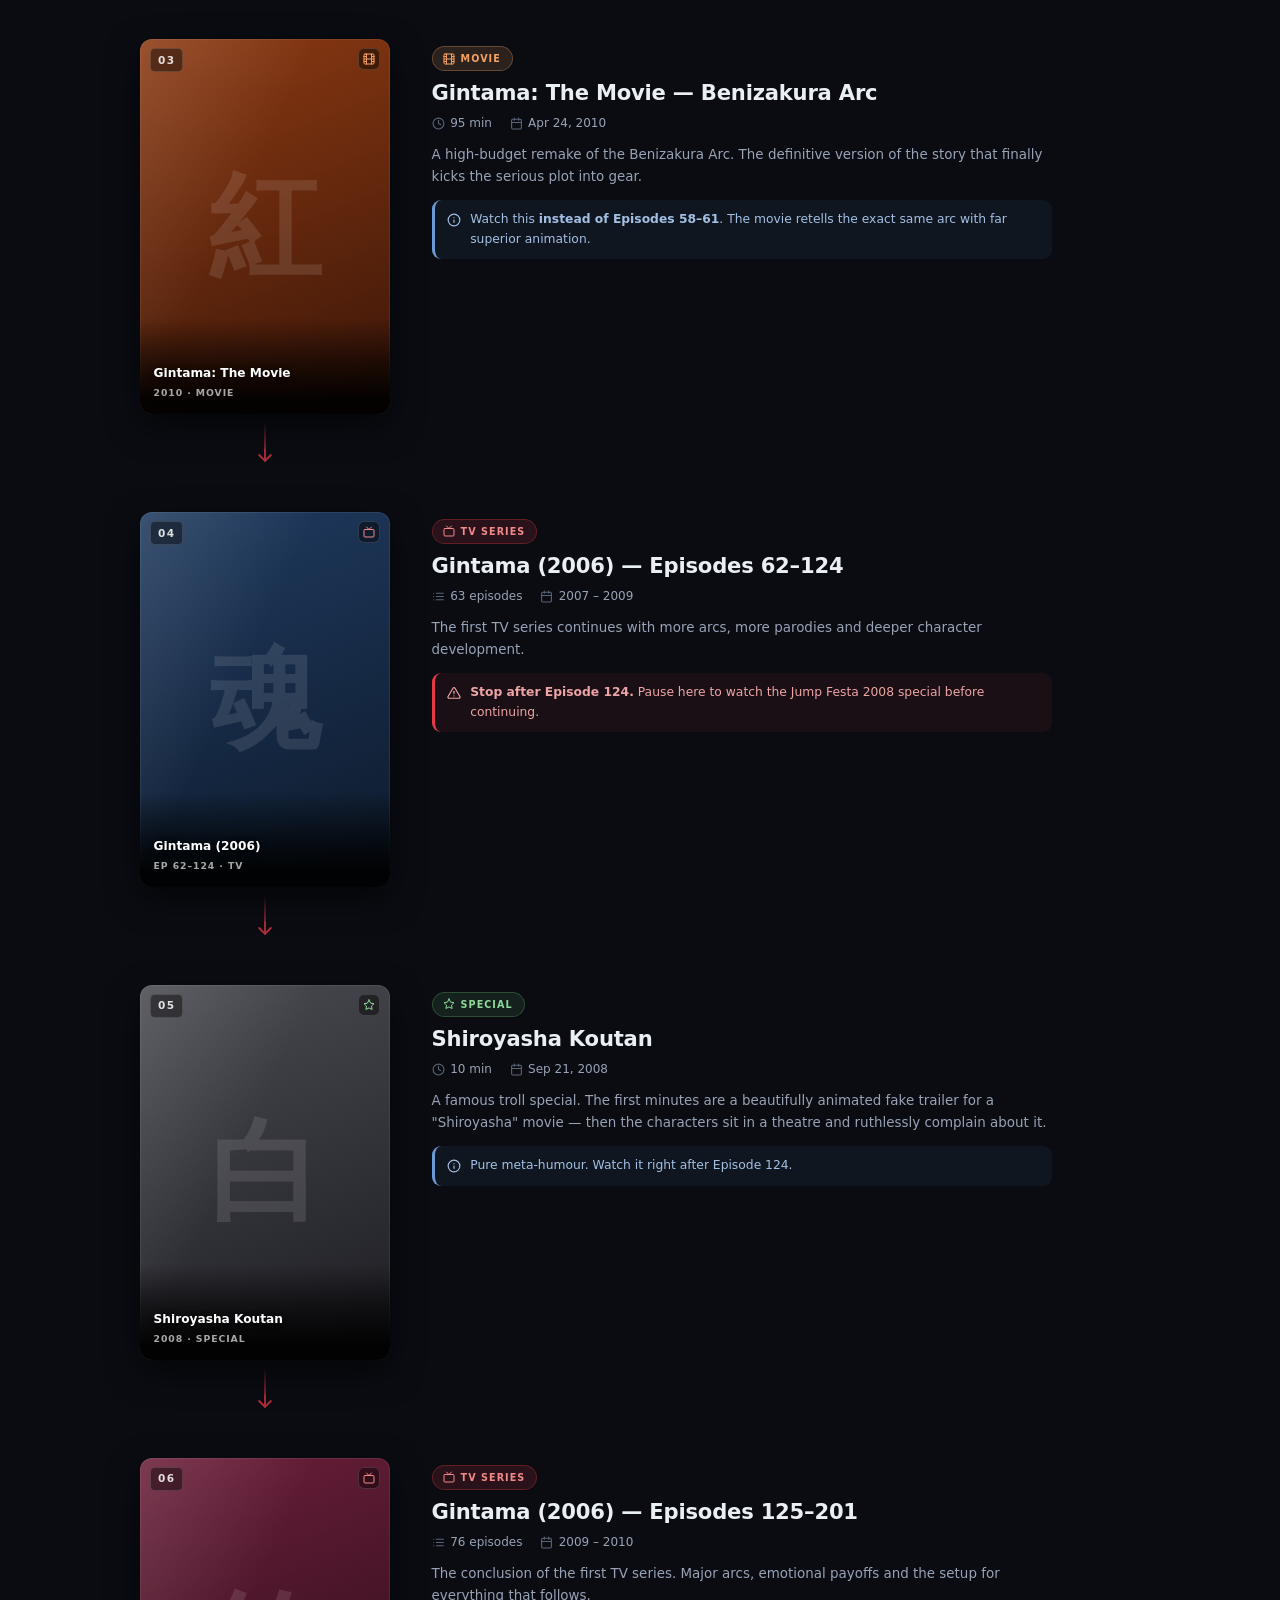
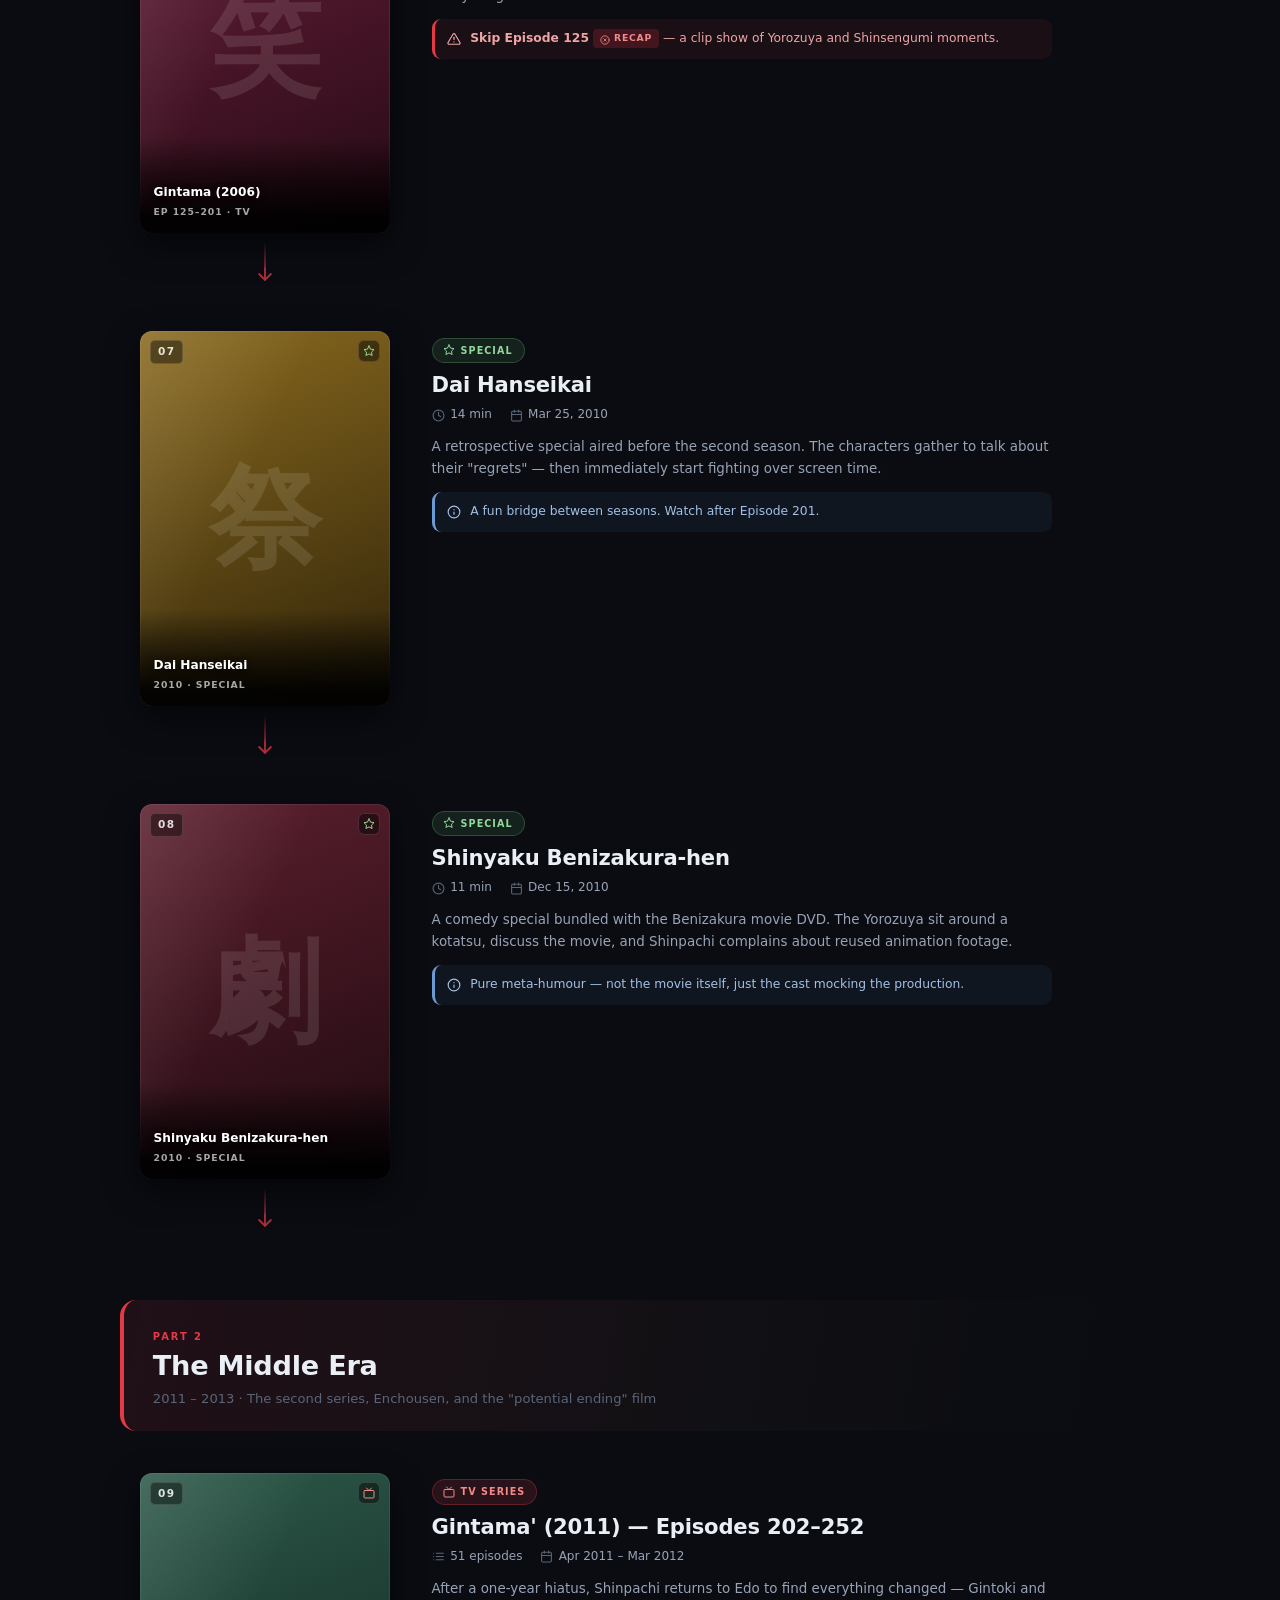
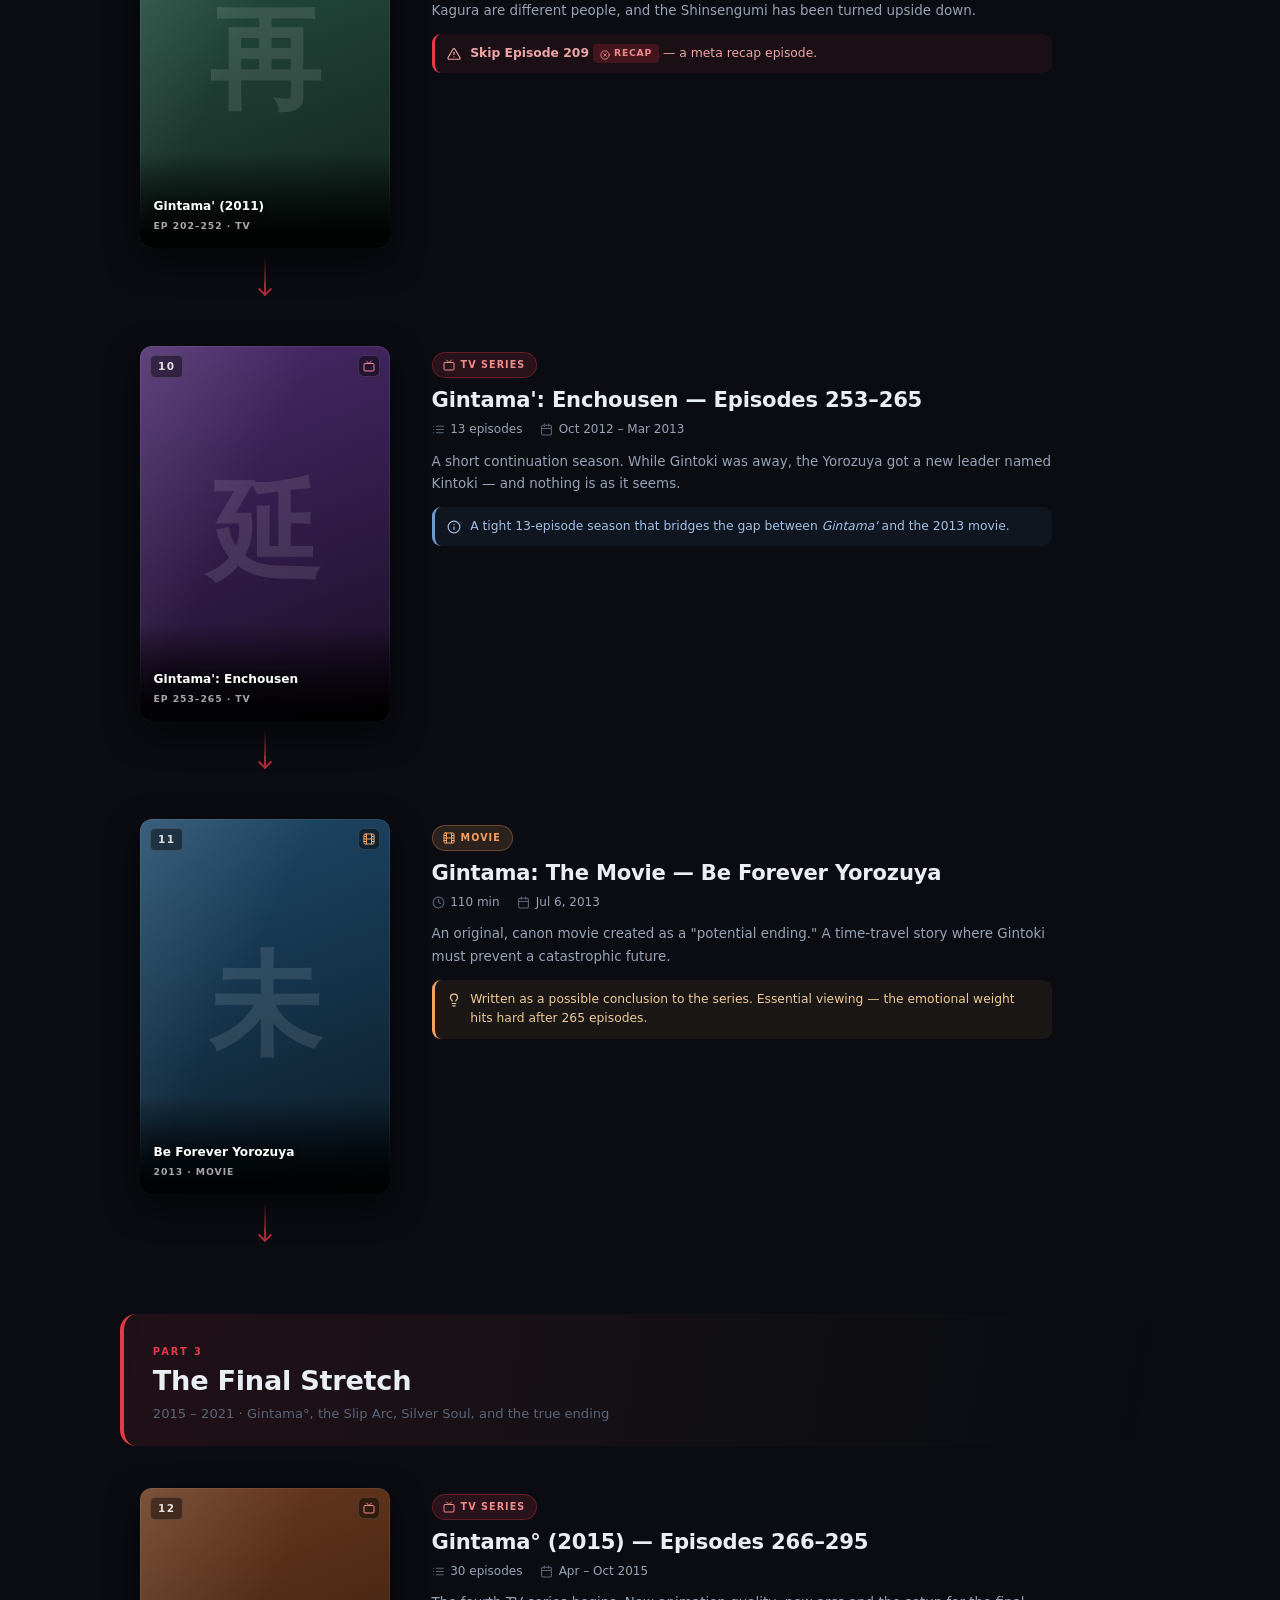
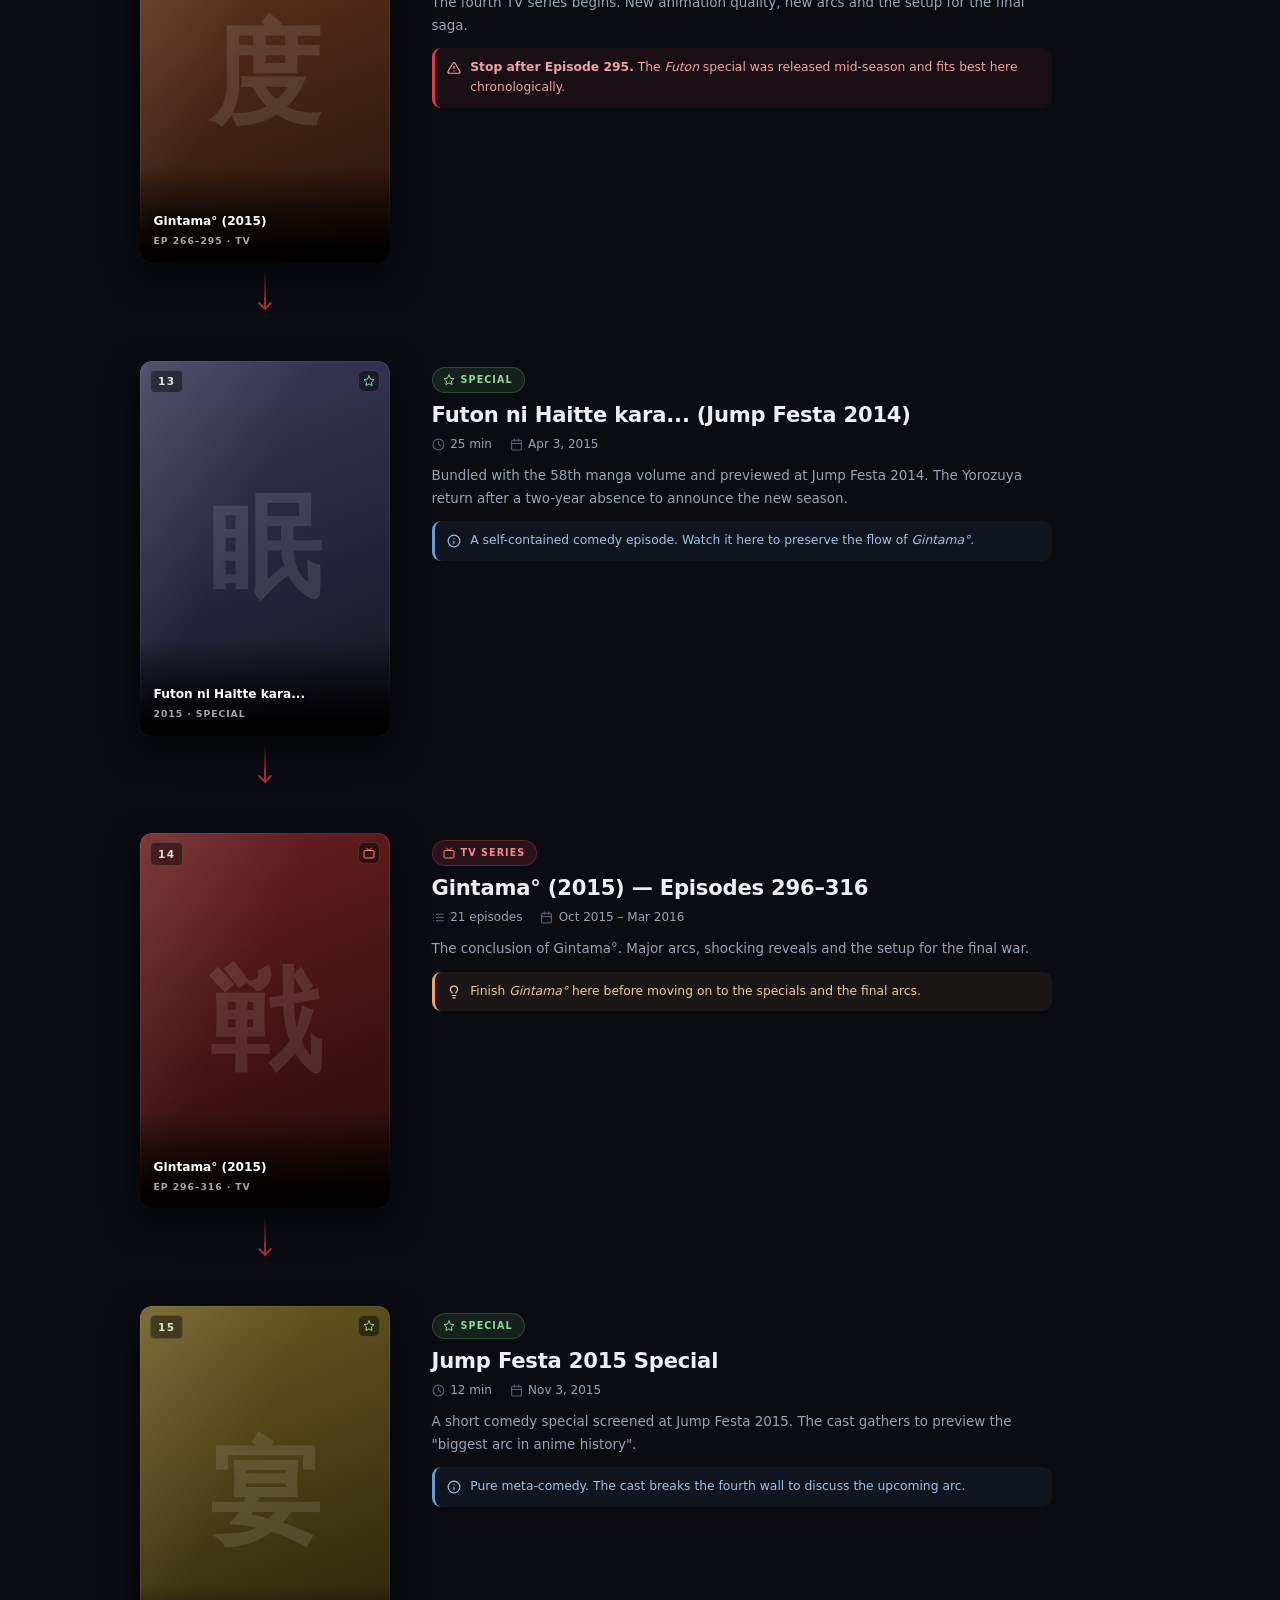
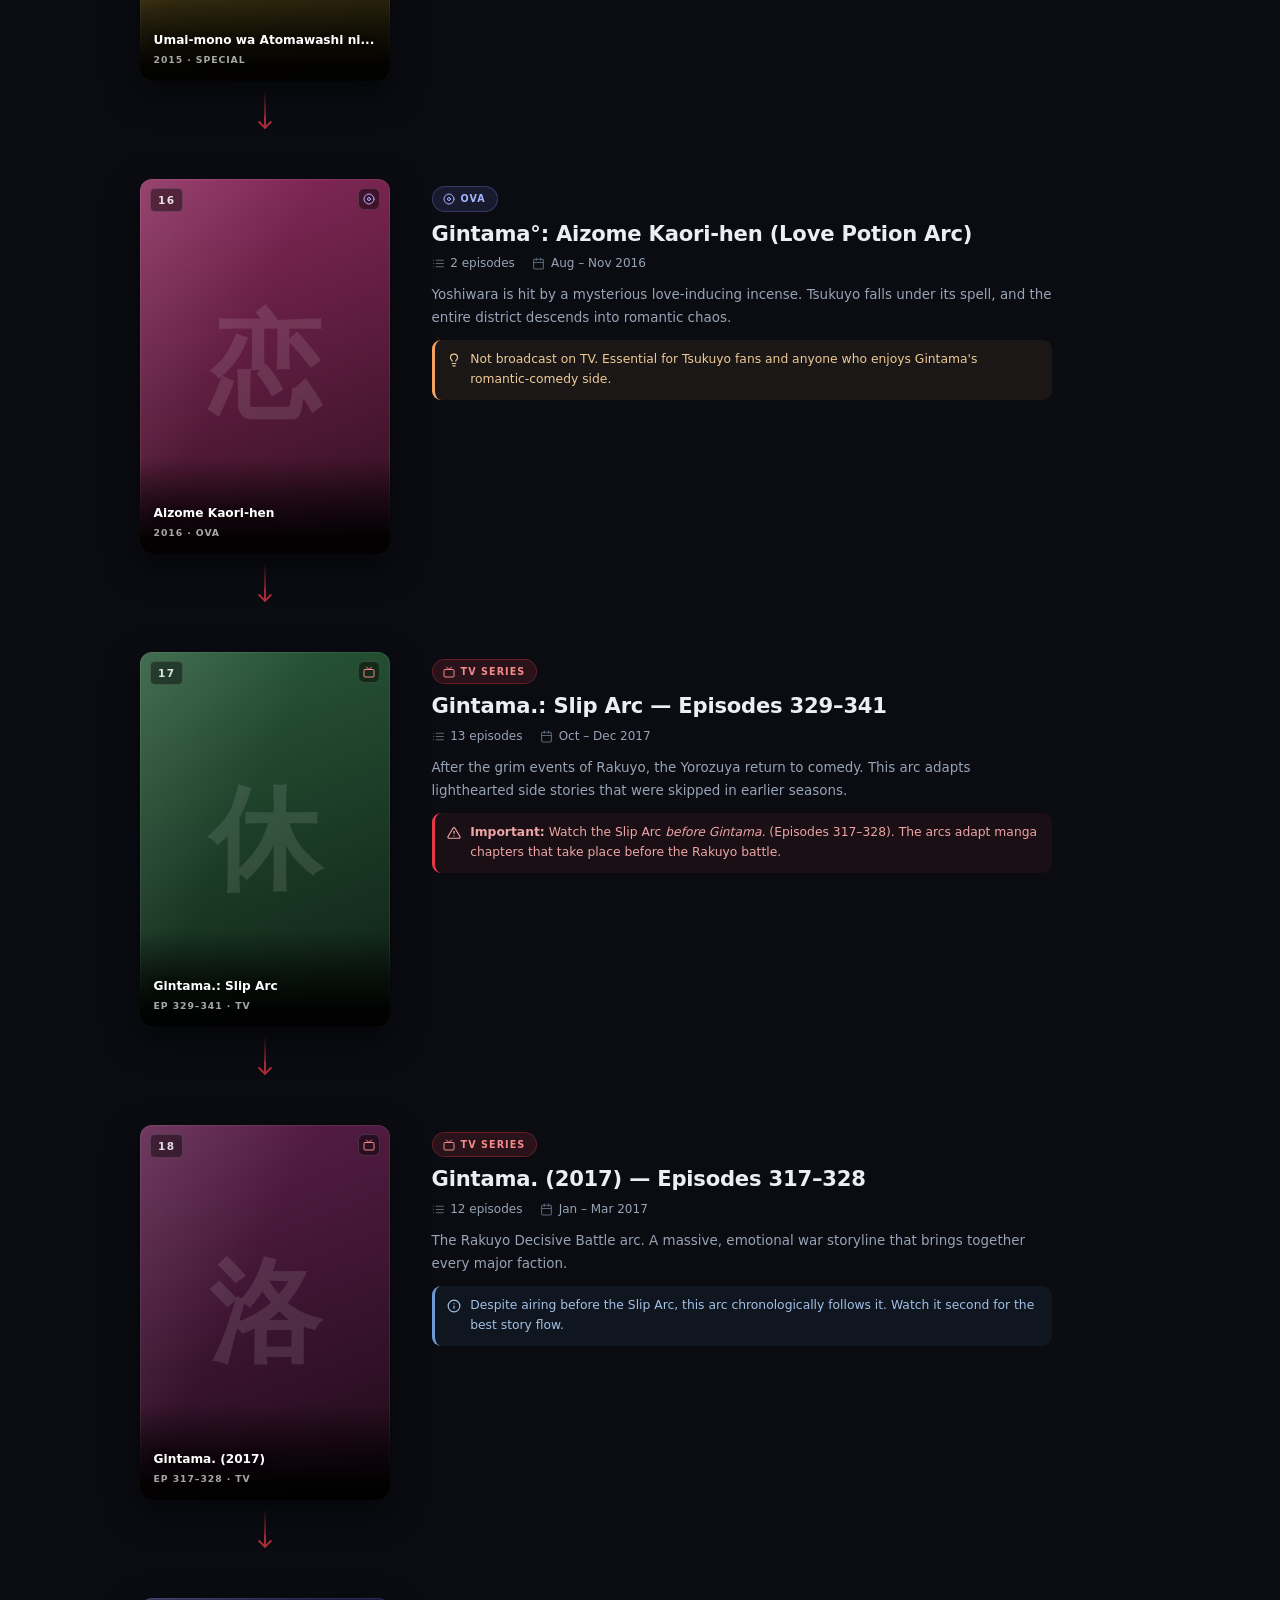
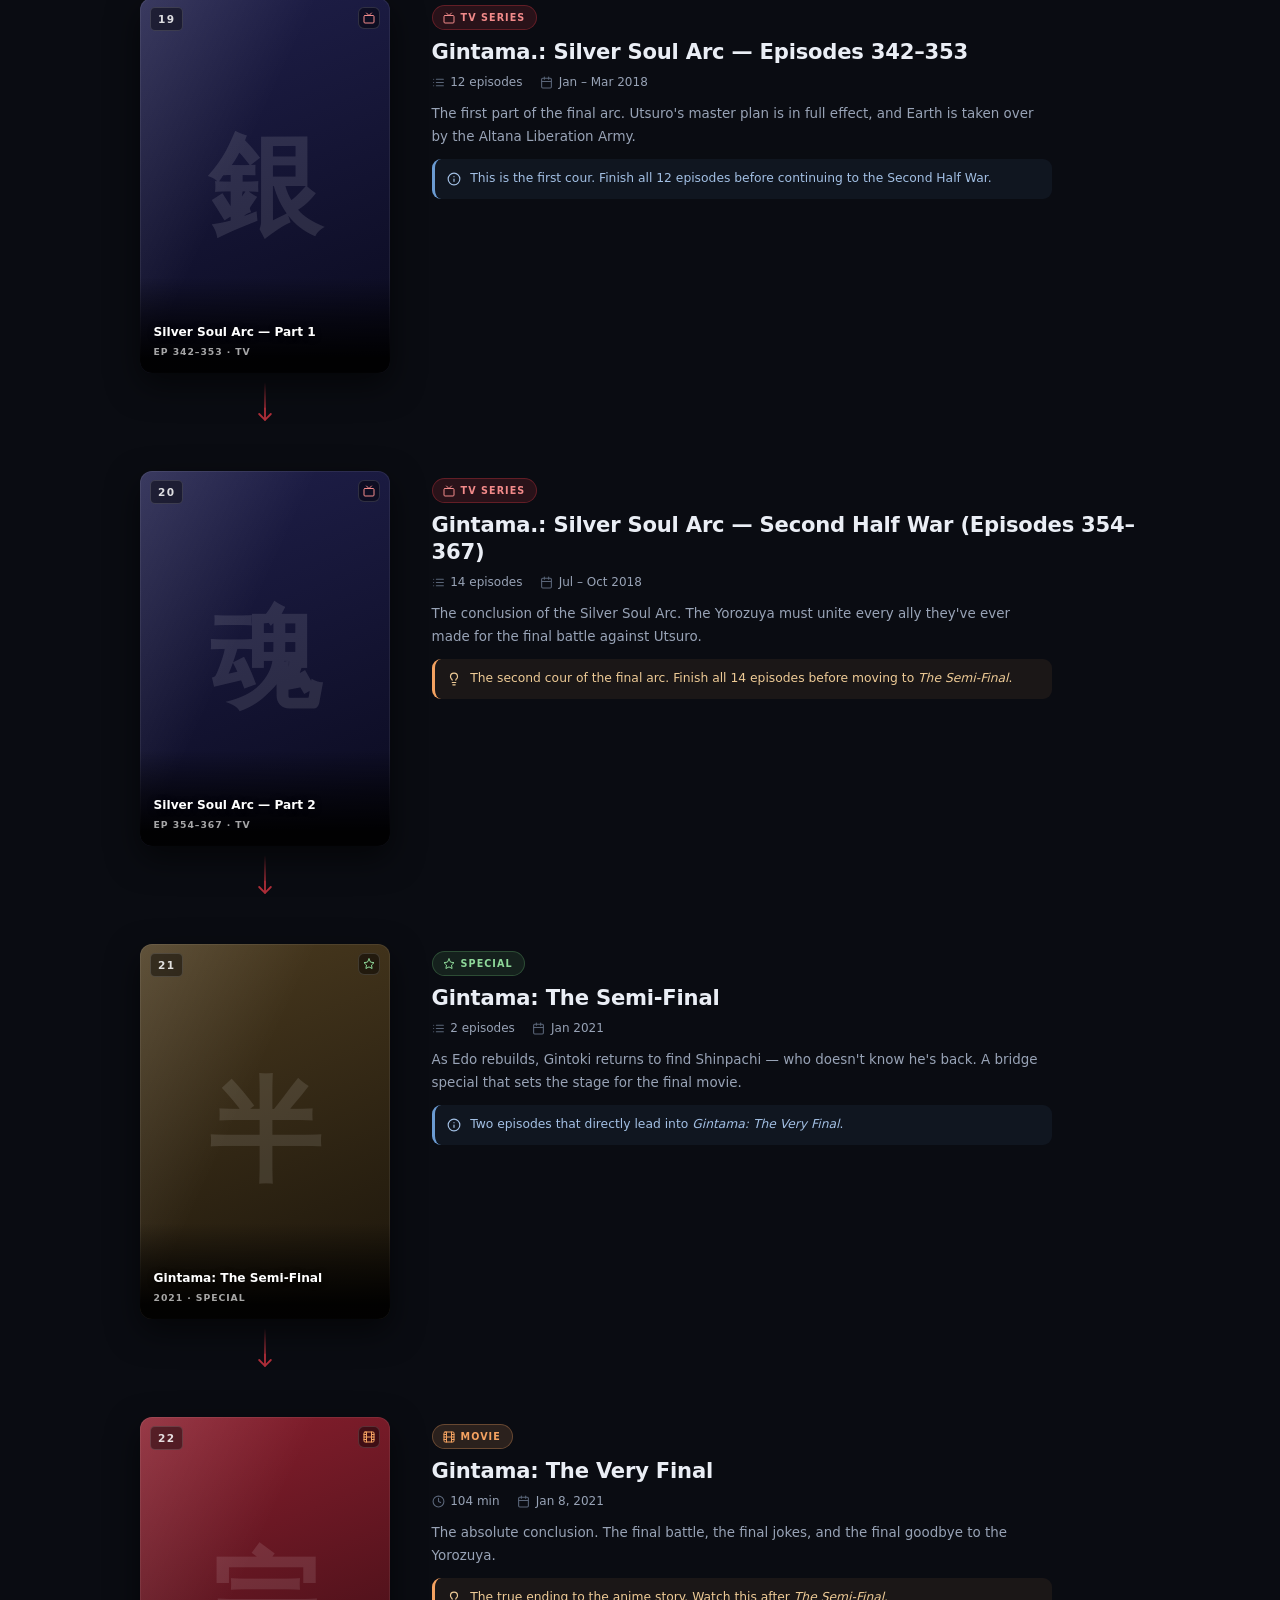
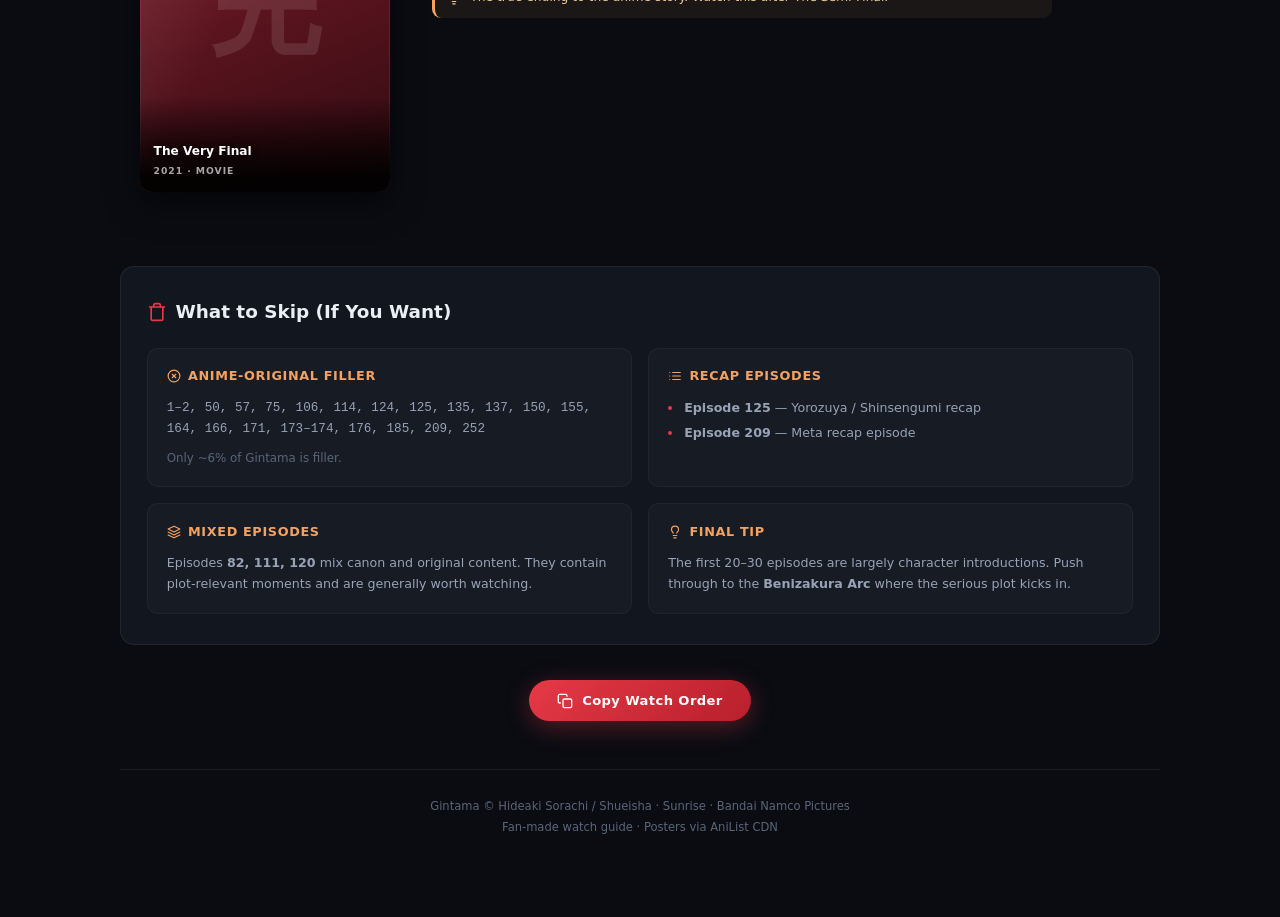
<file: gintama-watch-order-ds.html>
<!DOCTYPE html>
<html lang="en">
<head>
<meta charset="UTF-8">
<meta name="viewport" content="width=device-width, initial-scale=1.0">
<title>Gintama — Complete Watch Order</title>
<link rel="icon" type="image/svg+xml" href="favicon.svg">
<style>
  *, *::before, *::after { margin: 0; padding: 0; box-sizing: border-box; }
  :root {
    --bg-deep: #0a0c12; --bg-card: #12161f; --accent: #e63946;
    --accent-soft: rgba(230, 57, 70, 0.35); --gold: #f4a261;
    --text-primary: #eaeef5; --text-secondary: #98a3b6;
    --text-muted: #5a6578; --border: rgba(255, 255, 255, 0.07);
    --radius: 14px;
  }
  html { scroll-behavior: smooth; }
  body {
    font-family: 'Segoe UI', 'Hiragino Sans', 'Noto Sans JP', system-ui, -apple-system, sans-serif;
    background: var(--bg-deep); color: var(--text-primary);
    line-height: 1.6; -webkit-font-smoothing: antialiased; overflow-x: hidden;
  }
  body::before {
    content: ''; position: fixed; inset: 0;
    background: radial-gradient(ellipse at 15% 0%, rgba(230,57,70,0.09) 0%, transparent 55%),
                radial-gradient(ellipse at 85% 100%, rgba(244,162,97,0.06) 0%, transparent 55%);
    pointer-events: none; z-index: 0;
  }
  .wrapper { position: relative; z-index: 1; max-width: 1080px; margin: 0 auto; padding: 2rem 1.25rem 5rem; }
  .icon { display: inline-block; width: 1em; height: 1em; flex-shrink: 0; vertical-align: -0.125em;
    fill: none; stroke: currentColor; stroke-width: 2; stroke-linecap: round; stroke-linejoin: round; }
  header { text-align: center; padding: 2.5rem 0 0.5rem; }
  .logo {
    font-size: clamp(2.8rem, 9vw, 5.5rem); font-weight: 900; letter-spacing: 0.06em; line-height: 1.05;
    background: linear-gradient(135deg, #ff4d5e 0%, #e63946 40%, #f4a261 100%);
    -webkit-background-clip: text; background-clip: text; -webkit-text-fill-color: transparent;
    filter: drop-shadow(0 0 45px rgba(230,57,70,0.35)); user-select: none;
  }
  .logo-jp { display: block; font-size: clamp(0.7rem, 2.2vw, 0.95rem); font-weight: 400;
    letter-spacing: 0.55em; color: var(--text-muted); margin-top: 0.5rem; text-indent: 0.55em; }
  .subtitle { margin: 1rem auto 0; font-size: clamp(0.85rem, 2.2vw, 1rem);
    color: var(--text-secondary); max-width: 620px; line-height: 1.7; }
  .stats { display: flex; flex-wrap: wrap; justify-content: center; gap: 0.6rem 1.6rem;
    margin-top: 1.6rem; font-size: 0.78rem; color: var(--text-muted); }
  .stat { display: inline-flex; align-items: center; gap: 0.4rem; }
  .stat .icon { color: var(--accent); width: 14px; height: 14px; }
  .divider { width: 90px; height: 3px; margin: 2rem auto 2.5rem;
    background: linear-gradient(90deg, transparent, var(--accent), var(--gold), transparent); border-radius: 99px; }
  .legend { display: flex; flex-wrap: wrap; justify-content: center; gap: 0.5rem 1.1rem;
    margin-bottom: 3rem; padding: 0.9rem 1.2rem; background: rgba(255,255,255,0.02);
    border: 1px solid var(--border); border-radius: 99px; max-width: 720px; margin-left: auto; margin-right: auto; }
  .legend-item { display: inline-flex; align-items: center; gap: 0.4rem;
    font-size: 0.72rem; font-weight: 600; letter-spacing: 0.03em; color: var(--text-secondary); }
  .legend-dot { width: 8px; height: 8px; border-radius: 50%; flex-shrink: 0; }
  .part-head { position: relative; margin: 2.5rem 0 1.5rem; padding: 1.4rem 1.6rem 1.4rem 1.8rem;
    background: linear-gradient(100deg, rgba(230,57,70,0.10), rgba(244,162,97,0.03) 60%, transparent);
    border-radius: 16px; border-left: 4px solid var(--accent); }
  .part-head:first-of-type { margin-top: 0; }
  .part-label { display: inline-block; font-size: 0.62rem; font-weight: 800;
    letter-spacing: 0.2em; text-transform: uppercase; color: var(--accent); margin-bottom: 0.35rem; }
  .part-title { font-size: clamp(1.25rem, 3.6vw, 1.7rem); font-weight: 900;
    letter-spacing: -0.01em; line-height: 1.2; }
  .part-sub { font-size: 0.82rem; color: var(--text-muted); margin-top: 0.3rem; }

  /* ══════════ ROADMAP & ENTRY LAYOUT ══════════ */
  .roadmap { display: flex; flex-direction: column; max-width: 1000px; margin: 0 auto; }

  /* Mobile: poster → info → arrow */
  .entry { display: flex; flex-direction: column; gap: 1.25rem; padding: 1.1rem 0; }
  .visual { display: contents; }
  .poster { order: 1; align-self: center; }
  .info { order: 2; }
  .connector { order: 3; align-self: center; }

  /* Desktop: two-column grid (poster+arrow | info) */
  @media (min-width: 820px) {
    .entry {
      display: grid;
      grid-template-columns: 250px 1fr;
      gap: 2.6rem;
      align-items: start;
    }
    .visual {
      display: flex;
      flex-direction: column;
      align-items: center;
      width: 100%;
    }
    .poster, .info, .connector {
      order: initial;
      align-self: auto;
    }
  }

  .poster { position: relative; width: 100%; max-width: 205px; aspect-ratio: 2 / 3;
    border-radius: 12px; overflow: hidden; background: linear-gradient(158deg, var(--c1), var(--c2));
    box-shadow: 0 12px 32px rgba(0,0,0,0.55), 0 0 0 1px rgba(255,255,255,0.07) inset;
    transition: transform 0.35s cubic-bezier(0.25,0.8,0.25,1), box-shadow 0.35s cubic-bezier(0.25,0.8,0.25,1); }
  @media (min-width: 820px) { .poster { max-width: 250px; } }
  .entry:hover .poster { transform: translateY(-6px) scale(1.025);
    box-shadow: 0 20px 48px rgba(0,0,0,0.65), 0 0 36px var(--accent-soft), 0 0 0 1px rgba(255,255,255,0.12) inset; }
  .poster-img { position: absolute; inset: 0; z-index: 0; width: 100%; height: 100%;
    object-fit: cover; object-position: center; opacity: 0; transition: opacity 0.6s ease; }
  .poster-img.loaded { opacity: 1; }
  .poster::after { content: ''; position: absolute; inset: 0; z-index: 2;
    background: linear-gradient(115deg, rgba(255,255,255,0.12) 0%, transparent 42%); pointer-events: none; }
  .poster-kanji { position: absolute; inset: 0; z-index: 1; display: grid; place-items: center;
    font-size: 7rem; font-weight: 900; color: rgba(255,255,255,0.11); line-height: 1;
    user-select: none; font-family: 'Hiragino Mincho ProN', 'Yu Mincho', serif; transition: color 0.4s ease; }
  .poster.has-img .poster-kanji { color: rgba(255,255,255,0.06); }
  .poster-num { position: absolute; top: 9px; left: 10px; z-index: 3; font-size: 0.66rem;
    font-weight: 800; letter-spacing: 0.12em; color: rgba(255,255,255,0.85);
    background: rgba(0,0,0,0.42); border: 1px solid rgba(255,255,255,0.14);
    padding: 0.14rem 0.44rem; border-radius: 5px; backdrop-filter: blur(6px); }
  .poster-format { position: absolute; top: 9px; right: 10px; z-index: 3; width: 22px; height: 22px;
    display: grid; place-items: center; border-radius: 6px; background: rgba(0,0,0,0.45);
    border: 1px solid rgba(255,255,255,0.14); backdrop-filter: blur(6px); }
  .poster-format .icon { width: 12px; height: 12px; }
  .poster-foot { position: absolute; left: 0; right: 0; bottom: 0; z-index: 3;
    padding: 3rem 0.85rem 0.85rem; background: linear-gradient(to top, rgba(0,0,0,0.94) 15%, rgba(0,0,0,0.55) 55%, transparent); }
  .poster-title { display: block; font-size: 0.76rem; font-weight: 800; line-height: 1.3;
    color: #fff; text-shadow: 0 1px 6px rgba(0,0,0,0.7); }
  .poster-sub { display: block; font-size: 0.58rem; font-weight: 600; letter-spacing: 0.1em;
    text-transform: uppercase; color: rgba(255,255,255,0.65); margin-top: 0.28rem; }
  .connector { display: flex; flex-direction: column; align-items: center;
    padding: 0.55rem 0 0.75rem; color: var(--accent); opacity: 0.75; }
  .connector .line { width: 2px; height: 26px;
    background: linear-gradient(to bottom, transparent, rgba(230,57,70,0.7)); border-radius: 2px; }
  .connector .chev { width: 20px; height: 20px; margin-top: -4px; fill: none;
    stroke: currentColor; stroke-width: 2.2; stroke-linecap: round; stroke-linejoin: round; }
  .entry:hover .connector { opacity: 1; }
  .info { min-width: 0; padding-top: 0.2rem; }
  @media (min-width: 820px) { .info { padding-top: 0.4rem; } }
  .info-head { display: flex; align-items: center; gap: 0.55rem; flex-wrap: wrap; margin-bottom: 0.5rem; }
  .badge { display: inline-flex; align-items: center; gap: 0.32rem; font-size: 0.6rem;
    font-weight: 800; letter-spacing: 0.11em; text-transform: uppercase;
    padding: 0.26rem 0.68rem; border-radius: 99px; white-space: nowrap; }
  .badge .icon { width: 12px; height: 12px; }
  .badge--tv { background: rgba(230,57,70,0.14); color: #f28a8a; border: 1px solid rgba(230,57,70,0.3); }
  .badge--movie { background: rgba(244,162,97,0.14); color: var(--gold); border: 1px solid rgba(244,162,97,0.3); }
  .badge--special { background: rgba(108,191,117,0.12); color: #8fd99a; border: 1px solid rgba(108,191,117,0.28); }
  .badge--ova { background: rgba(129,140,248,0.12); color: #a5b4fc; border: 1px solid rgba(129,140,248,0.28); }
  .entry-title { font-size: clamp(1.05rem, 2.6vw, 1.32rem); font-weight: 800;
    line-height: 1.28; letter-spacing: -0.01em; margin-bottom: 0.45rem; }
  .meta { display: flex; flex-wrap: wrap; gap: 0.4rem 1.1rem;
    font-size: 0.75rem; color: var(--text-secondary); margin-bottom: 0.7rem; }
  .meta span { display: inline-flex; align-items: center; gap: 0.35rem; }
  .meta .icon { width: 13px; height: 13px; color: var(--text-muted); }
  .synopsis { font-size: 0.84rem; line-height: 1.68; color: var(--text-secondary); max-width: 620px; }
  .note { display: flex; gap: 0.55rem; padding: 0.62rem 0.8rem; border-radius: 9px;
    font-size: 0.77rem; line-height: 1.6; margin-top: 0.7rem; max-width: 620px; border-left: 3px solid; }
  .note .icon { width: 14px; height: 14px; margin-top: 3px; }
  .note p { margin: 0; }
  .note--info { background: rgba(100,150,220,0.07); border-color: #6b9bd2; color: #a3c0e4; }
  .note--warn { background: rgba(230,57,70,0.07); border-color: var(--accent); color: #eea5a5; }
  .note--tip { background: rgba(244,162,97,0.07); border-color: var(--gold); color: #eecb96; }
  .skip-tag { display: inline-flex; align-items: center; gap: 0.25rem; font-size: 0.58rem;
    font-weight: 800; letter-spacing: 0.08em; text-transform: uppercase;
    padding: 0.13rem 0.45rem; border-radius: 4px; background: rgba(230,57,70,0.2); color: #f28a8a; vertical-align: middle; }
  .skip-tag .icon { width: 10px; height: 10px; }
  .info-section { margin-top: 3.5rem; padding: 1.9rem 1.6rem;
    background: var(--bg-card); border: 1px solid var(--border); border-radius: var(--radius); }
  .info-section h2 { font-size: 1.15rem; font-weight: 800; margin-bottom: 1.3rem;
    display: flex; align-items: center; gap: 0.55rem; }
  .info-section h2 .icon { width: 20px; height: 20px; color: var(--accent); }
  .info-grid { display: grid; gap: 1rem; }
  @media (min-width: 660px) { .info-grid { grid-template-columns: 1fr 1fr; } }
  .info-block { background: rgba(255,255,255,0.022); border: 1px solid rgba(255,255,255,0.04);
    border-radius: 11px; padding: 1.1rem 1.2rem; }
  .info-block h3 { display: flex; align-items: center; gap: 0.45rem; font-size: 0.8rem;
    font-weight: 800; letter-spacing: 0.05em; text-transform: uppercase; margin-bottom: 0.7rem; color: var(--gold); }
  .info-block h3 .icon { width: 14px; height: 14px; }
  .info-block p, .info-block li { font-size: 0.79rem; line-height: 1.65; color: var(--text-secondary); }
  .info-block ul { list-style: none; }
  .info-block ul li { position: relative; padding-left: 1rem; margin-bottom: 0.3rem; }
  .info-block ul li::before { content: ''; position: absolute; left: 0; top: 0.62em;
    width: 4px; height: 4px; border-radius: 50%; background: var(--accent); }
  .ep-list { font-family: 'SF Mono', 'Fira Code', 'Consolas', monospace;
    font-size: 0.74rem; line-height: 1.85; color: var(--text-secondary); word-break: break-word; }
  .copy-bar { display: flex; justify-content: center; margin-top: 2.2rem; }
  .copy-btn { display: inline-flex; align-items: center; gap: 0.55rem;
    background: linear-gradient(135deg, var(--accent), #b81f2c); color: #fff; border: none;
    padding: 0.78rem 1.8rem; border-radius: 99px; font-size: 0.82rem; font-weight: 700;
    letter-spacing: 0.03em; font-family: inherit; cursor: pointer;
    transition: transform 0.2s, box-shadow 0.2s; box-shadow: 0 6px 24px var(--accent-soft); }
  .copy-btn .icon { width: 16px; height: 16px; }
  .copy-btn:hover { transform: translateY(-2px); box-shadow: 0 10px 34px var(--accent-soft); }
  .copy-btn:active { transform: translateY(0); }
  .copy-btn .check-icon { display: none; }
  .copy-btn.copied .copy-icon { display: none; }
  .copy-btn.copied .check-icon { display: inline-block; }
  .footer { text-align: center; margin-top: 3rem; padding-top: 1.6rem;
    border-top: 1px solid var(--border); font-size: 0.72rem; color: var(--text-muted); line-height: 1.8; }
  ::-webkit-scrollbar { width: 9px; }
  ::-webkit-scrollbar-track { background: var(--bg-deep); }
  ::-webkit-scrollbar-thumb { background: #262d3d; border-radius: 99px; }
  ::-webkit-scrollbar-thumb:hover { background: #363f54; }
  @media (max-width: 480px) {
    .wrapper { padding: 1rem 0.9rem 3.5rem; }
    .poster { max-width: 185px; } .poster-kanji { font-size: 5.5rem; }
    .part-head { padding: 1.1rem 1.1rem 1.1rem 1.3rem; }
    .legend { border-radius: 16px; padding: 0.8rem 1rem; }
    .note { font-size: 0.75rem; }
  }
</style>
</head>
<body>

<svg xmlns="http://www.w3.org/2000/svg" style="display:none" aria-hidden="true">
  <symbol id="i-tv" viewBox="0 0 24 24"><rect x="2" y="7" width="20" height="15" rx="2"/><polyline points="17 2 12 7 7 2"/></symbol>
  <symbol id="i-film" viewBox="0 0 24 24"><rect x="2" y="2" width="20" height="20" rx="2.2"/><line x1="7" y1="2" x2="7" y2="22"/><line x1="17" y1="2" x2="17" y2="22"/><line x1="2" y1="12" x2="22" y2="12"/><line x1="2" y1="7" x2="7" y2="7"/><line x1="2" y1="17" x2="7" y2="17"/><line x1="17" y1="17" x2="22" y2="17"/><line x1="17" y1="7" x2="22" y2="7"/></symbol>
  <symbol id="i-star" viewBox="0 0 24 24"><polygon points="12 2 15.09 8.26 22 9.27 17 14.14 18.18 21.02 12 17.77 5.82 21.02 7 14.14 2 9.27 8.91 8.26 12 2"/></symbol>
  <symbol id="i-disc" viewBox="0 0 24 24"><circle cx="12" cy="12" r="10"/><circle cx="12" cy="12" r="3"/></symbol>
  <symbol id="i-clock" viewBox="0 0 24 24"><circle cx="12" cy="12" r="10"/><polyline points="12 6 12 12 16 14"/></symbol>
  <symbol id="i-calendar" viewBox="0 0 24 24"><rect x="3" y="4" width="18" height="18" rx="2"/><line x1="16" y1="2" x2="16" y2="6"/><line x1="8" y1="2" x2="8" y2="6"/><line x1="3" y1="10" x2="21" y2="10"/></symbol>
  <symbol id="i-alert" viewBox="0 0 24 24"><path d="M10.29 3.86 1.82 18a2 2 0 0 0 1.71 3h16.94a2 2 0 0 0 1.71-3L13.71 3.86a2 2 0 0 0-3.42 0z"/><line x1="12" y1="9" x2="12" y2="13"/><line x1="12" y1="17" x2="12.01" y2="17"/></symbol>
  <symbol id="i-info" viewBox="0 0 24 24"><circle cx="12" cy="12" r="10"/><line x1="12" y1="16" x2="12" y2="12"/><line x1="12" y1="8" x2="12.01" y2="8"/></symbol>
  <symbol id="i-skip" viewBox="0 0 24 24"><circle cx="12" cy="12" r="10"/><line x1="15" y1="9" x2="9" y2="15"/><line x1="9" y1="9" x2="15" y2="15"/></symbol>
  <symbol id="i-arrow-down" viewBox="0 0 24 24"><line x1="12" y1="5" x2="12" y2="19"/><polyline points="19 12 12 19 5 12"/></symbol>
  <symbol id="i-copy" viewBox="0 0 24 24"><rect x="9" y="9" width="13" height="13" rx="2"/><path d="M5 15H4a2 2 0 0 1-2-2V4a2 2 0 0 1 2-2h9a2 2 0 0 1 2 2v1"/></symbol>
  <symbol id="i-check" viewBox="0 0 24 24"><polyline points="20 6 9 17 4 12"/></symbol>
  <symbol id="i-bulb" viewBox="0 0 24 24"><path d="M9 18h6"/><path d="M10 22h4"/><path d="M15.09 14c.18-.98.65-1.74 1.41-2.5A4.65 4.65 0 0 0 18 8 6 6 0 0 0 6 8c0 1 .23 2.23 1.5 3.5A4.61 4.61 0 0 1 8.91 14"/></symbol>
  <symbol id="i-trash" viewBox="0 0 24 24"><polyline points="3 6 5 6 21 6"/><path d="M19 6v14a2 2 0 0 1-2 2H7a2 2 0 0 1-2-2V6m3 0V4a2 2 0 0 1 2-2h4a2 2 0 0 1 2 2v2"/></symbol>
  <symbol id="i-list" viewBox="0 0 24 24"><line x1="8" y1="6" x2="21" y2="6"/><line x1="8" y1="12" x2="21" y2="12"/><line x1="8" y1="18" x2="21" y2="18"/><line x1="3" y1="6" x2="3.01" y2="6"/><line x1="3" y1="12" x2="3.01" y2="12"/><line x1="3" y1="18" x2="3.01" y2="18"/></symbol>
  <symbol id="i-layers" viewBox="0 0 24 24"><polygon points="12 2 2 7 12 12 22 7 12 2"/><polyline points="2 17 12 22 22 17"/><polyline points="2 12 12 17 22 12"/></symbol>
</svg>

<div class="wrapper">
  <header>
    <div class="logo">GINTAMA</div>
    <span class="logo-jp">銀魂</span>
    <p class="subtitle">The complete, canonical watch order — every TV season, movie, OVA and Jump Festa special, arranged so the story flows naturally from the first joke to the final farewell.</p>
    <div class="stats">
      <span class="stat"><svg class="icon"><use href="#i-layers"/></svg> 22 entries</span>
      <span class="stat"><svg class="icon"><use href="#i-tv"/></svg> 367 episodes</span>
      <span class="stat"><svg class="icon"><use href="#i-film"/></svg> 3 movies</span>
      <span class="stat"><svg class="icon"><use href="#i-skip"/></svg> ~6% filler</span>
    </div>
  </header>

  <div class="divider"></div>

  <div class="legend">
    <span class="legend-item"><span class="legend-dot" style="background:#e63946"></span> TV Series</span>
    <span class="legend-item"><span class="legend-dot" style="background:#f4a261"></span> Movie</span>
    <span class="legend-item"><span class="legend-dot" style="background:#6cbf75"></span> Special</span>
    <span class="legend-item"><span class="legend-dot" style="background:#818cf8"></span> OVA</span>
  </div>

  <!-- ═══════════ PART 1 ═══════════ -->
  <div class="part-head">
    <span class="part-label">Part 1</span>
    <h2 class="part-title">The Beginning</h2>
    <p class="part-sub">2005 – 2010 &middot; The Yorozuya forms and the Benizakura Arc hits</p>
  </div>

  <div class="roadmap">

    <article class="entry" id="e1">
      <div class="visual">
        <div class="poster" style="--c1:#2b2f45;--c2:#141826">
          <span class="poster-num">01</span>
          <span class="poster-format"><svg class="icon" style="color:#8fd99a"><use href="#i-star"/></svg></span>
          <span class="poster-kanji">始</span>
          <div class="poster-foot"><span class="poster-title">Jump Festa 2005 Special</span><span class="poster-sub">2005 &middot; Special</span></div>
        </div>
        <div class="connector"><span class="line"></span><svg class="chev"><use href="#i-arrow-down"/></svg></div>
      </div>
      <div class="info">
        <div class="info-head"><span class="badge badge--special"><svg class="icon"><use href="#i-star"/></svg> Special</span></div>
        <h3 class="entry-title">Jump Festa 2005 Special</h3>
        <div class="meta"><span><svg class="icon"><use href="#i-clock"/></svg> 33 min</span><span><svg class="icon"><use href="#i-calendar"/></svg> Sep 24, 2005</span></div>
        <p class="synopsis">A standalone comedy OVA released before the TV series. Gintoki, Shinpachi and Kagura stumble through short comedic vignettes in an alien-occupied Edo.</p>
        <div class="note note--info"><svg class="icon"><use href="#i-info"/></svg><p>Some fans recommend waiting until after ~20 episodes so you already know the characters. Either way, it's pure comedy with zero plot impact.</p></div>
      </div>
    </article>

    <article class="entry" id="e2">
      <div class="visual">
        <div class="poster" style="--c1:#7a1f2b;--c2:#2a0d13">
          <span class="poster-num">02</span>
          <span class="poster-format"><svg class="icon" style="color:#f28a8a"><use href="#i-tv"/></svg></span>
          <span class="poster-kanji">銀</span>
          <div class="poster-foot"><span class="poster-title">Gintama (2006)</span><span class="poster-sub">Ep 3–57 &middot; TV</span></div>
        </div>
        <div class="connector"><span class="line"></span><svg class="chev"><use href="#i-arrow-down"/></svg></div>
      </div>
      <div class="info">
        <div class="info-head"><span class="badge badge--tv"><svg class="icon"><use href="#i-tv"/></svg> TV Series</span></div>
        <h3 class="entry-title">Gintama (2006) — Episodes 3–57</h3>
        <div class="meta"><span><svg class="icon"><use href="#i-list"/></svg> 55 episodes</span><span><svg class="icon"><use href="#i-calendar"/></svg> Apr 2006 – Mar 2007</span></div>
        <p class="synopsis">The story truly begins here. Gintoki, Shinpachi and Kagura take odd jobs in a futuristic Edo overrun by aliens. Parody, gag humour, and the slow build of the Yorozuya family.</p>
        <div class="note note--warn"><svg class="icon"><use href="#i-alert"/></svg><p><strong>Skip Episodes 1–2.</strong> They're a confusing announcement special. The real story starts at Episode 3.</p></div>
      </div>
    </article>

    <article class="entry" id="e3">
      <div class="visual">
        <div class="poster" style="--c1:#8c3a12;--c2:#3a1508">
          <span class="poster-num">03</span>
          <span class="poster-format"><svg class="icon" style="color:#f4a261"><use href="#i-film"/></svg></span>
          <span class="poster-kanji">紅</span>
          <div class="poster-foot"><span class="poster-title">Gintama: The Movie</span><span class="poster-sub">2010 &middot; Movie</span></div>
        </div>
        <div class="connector"><span class="line"></span><svg class="chev"><use href="#i-arrow-down"/></svg></div>
      </div>
      <div class="info">
        <div class="info-head"><span class="badge badge--movie"><svg class="icon"><use href="#i-film"/></svg> Movie</span></div>
        <h3 class="entry-title">Gintama: The Movie — Benizakura Arc</h3>
        <div class="meta"><span><svg class="icon"><use href="#i-clock"/></svg> 95 min</span><span><svg class="icon"><use href="#i-calendar"/></svg> Apr 24, 2010</span></div>
        <p class="synopsis">A high-budget remake of the Benizakura Arc. The definitive version of the story that finally kicks the serious plot into gear.</p>
        <div class="note note--info"><svg class="icon"><use href="#i-info"/></svg><p>Watch this <strong>instead of Episodes 58–61</strong>. The movie retells the exact same arc with far superior animation.</p></div>
      </div>
    </article>

    <article class="entry" id="e4">
      <div class="visual">
        <div class="poster" style="--c1:#1f3a5f;--c2:#0d1a2b">
          <span class="poster-num">04</span>
          <span class="poster-format"><svg class="icon" style="color:#f28a8a"><use href="#i-tv"/></svg></span>
          <span class="poster-kanji">魂</span>
          <div class="poster-foot"><span class="poster-title">Gintama (2006)</span><span class="poster-sub">Ep 62–124 &middot; TV</span></div>
        </div>
        <div class="connector"><span class="line"></span><svg class="chev"><use href="#i-arrow-down"/></svg></div>
      </div>
      <div class="info">
        <div class="info-head"><span class="badge badge--tv"><svg class="icon"><use href="#i-tv"/></svg> TV Series</span></div>
        <h3 class="entry-title">Gintama (2006) — Episodes 62–124</h3>
        <div class="meta"><span><svg class="icon"><use href="#i-list"/></svg> 63 episodes</span><span><svg class="icon"><use href="#i-calendar"/></svg> 2007 – 2009</span></div>
        <p class="synopsis">The first TV series continues with more arcs, more parodies and deeper character development.</p>
        <div class="note note--warn"><svg class="icon"><use href="#i-alert"/></svg><p><strong>Stop after Episode 124.</strong> Pause here to watch the Jump Festa 2008 special before continuing.</p></div>
      </div>
    </article>

    <article class="entry" id="e5">
      <div class="visual">
        <div class="poster" style="--c1:#4a4a52;--c2:#1c1c22">
          <span class="poster-num">05</span>
          <span class="poster-format"><svg class="icon" style="color:#8fd99a"><use href="#i-star"/></svg></span>
          <span class="poster-kanji">白</span>
          <div class="poster-foot"><span class="poster-title">Shiroyasha Koutan</span><span class="poster-sub">2008 &middot; Special</span></div>
        </div>
        <div class="connector"><span class="line"></span><svg class="chev"><use href="#i-arrow-down"/></svg></div>
      </div>
      <div class="info">
        <div class="info-head"><span class="badge badge--special"><svg class="icon"><use href="#i-star"/></svg> Special</span></div>
        <h3 class="entry-title">Shiroyasha Koutan</h3>
        <div class="meta"><span><svg class="icon"><use href="#i-clock"/></svg> 10 min</span><span><svg class="icon"><use href="#i-calendar"/></svg> Sep 21, 2008</span></div>
        <p class="synopsis">A famous troll special. The first minutes are a beautifully animated fake trailer for a "Shiroyasha" movie — then the characters sit in a theatre and ruthlessly complain about it.</p>
        <div class="note note--info"><svg class="icon"><use href="#i-info"/></svg><p>Pure meta-humour. Watch it right after Episode 124.</p></div>
      </div>
    </article>

    <article class="entry" id="e6">
      <div class="visual">
        <div class="poster" style="--c1:#6b1f3a;--c2:#240a14">
          <span class="poster-num">06</span>
          <span class="poster-format"><svg class="icon" style="color:#f28a8a"><use href="#i-tv"/></svg></span>
          <span class="poster-kanji">笑</span>
          <div class="poster-foot"><span class="poster-title">Gintama (2006)</span><span class="poster-sub">Ep 125–201 &middot; TV</span></div>
        </div>
        <div class="connector"><span class="line"></span><svg class="chev"><use href="#i-arrow-down"/></svg></div>
      </div>
      <div class="info">
        <div class="info-head"><span class="badge badge--tv"><svg class="icon"><use href="#i-tv"/></svg> TV Series</span></div>
        <h3 class="entry-title">Gintama (2006) — Episodes 125–201</h3>
        <div class="meta"><span><svg class="icon"><use href="#i-list"/></svg> 76 episodes</span><span><svg class="icon"><use href="#i-calendar"/></svg> 2009 – 2010</span></div>
        <p class="synopsis">The conclusion of the first TV series. Major arcs, emotional payoffs and the setup for everything that follows.</p>
        <div class="note note--warn"><svg class="icon"><use href="#i-alert"/></svg><p><strong>Skip Episode 125</strong> <span class="skip-tag"><svg class="icon"><use href="#i-skip"/></svg>Recap</span> — a clip show of Yorozuya and Shinsengumi moments.</p></div>
      </div>
    </article>

    <article class="entry" id="e7">
      <div class="visual">
        <div class="poster" style="--c1:#8a6a1f;--c2:#2e2208">
          <span class="poster-num">07</span>
          <span class="poster-format"><svg class="icon" style="color:#8fd99a"><use href="#i-star"/></svg></span>
          <span class="poster-kanji">祭</span>
          <div class="poster-foot"><span class="poster-title">Dai Hanseikai</span><span class="poster-sub">2010 &middot; Special</span></div>
        </div>
        <div class="connector"><span class="line"></span><svg class="chev"><use href="#i-arrow-down"/></svg></div>
      </div>
      <div class="info">
        <div class="info-head"><span class="badge badge--special"><svg class="icon"><use href="#i-star"/></svg> Special</span></div>
        <h3 class="entry-title">Dai Hanseikai</h3>
        <div class="meta"><span><svg class="icon"><use href="#i-clock"/></svg> 14 min</span><span><svg class="icon"><use href="#i-calendar"/></svg> Mar 25, 2010</span></div>
        <p class="synopsis">A retrospective special aired before the second season. The characters gather to talk about their "regrets" — then immediately start fighting over screen time.</p>
        <div class="note note--info"><svg class="icon"><use href="#i-info"/></svg><p>A fun bridge between seasons. Watch after Episode 201.</p></div>
      </div>
    </article>

    <article class="entry" id="e8">
      <div class="visual">
        <div class="poster" style="--c1:#5c1f2e;--c2:#1e0a10">
          <span class="poster-num">08</span>
          <span class="poster-format"><svg class="icon" style="color:#8fd99a"><use href="#i-star"/></svg></span>
          <span class="poster-kanji">劇</span>
          <div class="poster-foot"><span class="poster-title">Shinyaku Benizakura-hen</span><span class="poster-sub">2010 &middot; Special</span></div>
        </div>
        <div class="connector"><span class="line"></span><svg class="chev"><use href="#i-arrow-down"/></svg></div>
      </div>
      <div class="info">
        <div class="info-head"><span class="badge badge--special"><svg class="icon"><use href="#i-star"/></svg> Special</span></div>
        <h3 class="entry-title">Shinyaku Benizakura-hen</h3>
        <div class="meta"><span><svg class="icon"><use href="#i-clock"/></svg> 11 min</span><span><svg class="icon"><use href="#i-calendar"/></svg> Dec 15, 2010</span></div>
        <p class="synopsis">A comedy special bundled with the Benizakura movie DVD. The Yorozuya sit around a kotatsu, discuss the movie, and Shinpachi complains about reused animation footage.</p>
        <div class="note note--info"><svg class="icon"><use href="#i-info"/></svg><p>Pure meta-humour — not the movie itself, just the cast mocking the production.</p></div>
      </div>
    </article>

  </div>

  <!-- ═══════════ PART 2 ═══════════ -->
  <div class="part-head">
    <span class="part-label">Part 2</span>
    <h2 class="part-title">The Middle Era</h2>
    <p class="part-sub">2011 – 2013 &middot; The second series, Enchousen, and the "potential ending" film</p>
  </div>

  <div class="roadmap">

    <article class="entry" id="e9">
      <div class="visual">
        <div class="poster" style="--c1:#2d5a4a;--c2:#0f211b">
          <span class="poster-num">09</span>
          <span class="poster-format"><svg class="icon" style="color:#f28a8a"><use href="#i-tv"/></svg></span>
          <span class="poster-kanji">再</span>
          <div class="poster-foot"><span class="poster-title">Gintama' (2011)</span><span class="poster-sub">Ep 202–252 &middot; TV</span></div>
        </div>
        <div class="connector"><span class="line"></span><svg class="chev"><use href="#i-arrow-down"/></svg></div>
      </div>
      <div class="info">
        <div class="info-head"><span class="badge badge--tv"><svg class="icon"><use href="#i-tv"/></svg> TV Series</span></div>
        <h3 class="entry-title">Gintama' (2011) — Episodes 202–252</h3>
        <div class="meta"><span><svg class="icon"><use href="#i-list"/></svg> 51 episodes</span><span><svg class="icon"><use href="#i-calendar"/></svg> Apr 2011 – Mar 2012</span></div>
        <p class="synopsis">After a one-year hiatus, Shinpachi returns to Edo to find everything changed — Gintoki and Kagura are different people, and the Shinsengumi has been turned upside down.</p>
        <div class="note note--warn"><svg class="icon"><use href="#i-alert"/></svg><p><strong>Skip Episode 209</strong> <span class="skip-tag"><svg class="icon"><use href="#i-skip"/></svg>Recap</span> — a meta recap episode.</p></div>
      </div>
    </article>

    <article class="entry" id="e10">
      <div class="visual">
        <div class="poster" style="--c1:#4a2a6b;--c2:#180d24">
          <span class="poster-num">10</span>
          <span class="poster-format"><svg class="icon" style="color:#f28a8a"><use href="#i-tv"/></svg></span>
          <span class="poster-kanji">延</span>
          <div class="poster-foot"><span class="poster-title">Gintama': Enchousen</span><span class="poster-sub">Ep 253–265 &middot; TV</span></div>
        </div>
        <div class="connector"><span class="line"></span><svg class="chev"><use href="#i-arrow-down"/></svg></div>
      </div>
      <div class="info">
        <div class="info-head"><span class="badge badge--tv"><svg class="icon"><use href="#i-tv"/></svg> TV Series</span></div>
        <h3 class="entry-title">Gintama': Enchousen — Episodes 253–265</h3>
        <div class="meta"><span><svg class="icon"><use href="#i-list"/></svg> 13 episodes</span><span><svg class="icon"><use href="#i-calendar"/></svg> Oct 2012 – Mar 2013</span></div>
        <p class="synopsis">A short continuation season. While Gintoki was away, the Yorozuya got a new leader named Kintoki — and nothing is as it seems.</p>
        <div class="note note--info"><svg class="icon"><use href="#i-info"/></svg><p>A tight 13-episode season that bridges the gap between <em>Gintama'</em> and the 2013 movie.</p></div>
      </div>
    </article>

    <article class="entry" id="e11">
      <div class="visual">
        <div class="poster" style="--c1:#1f4a6b;--c2:#0a1a26">
          <span class="poster-num">11</span>
          <span class="poster-format"><svg class="icon" style="color:#f4a261"><use href="#i-film"/></svg></span>
          <span class="poster-kanji">未</span>
          <div class="poster-foot"><span class="poster-title">Be Forever Yorozuya</span><span class="poster-sub">2013 &middot; Movie</span></div>
        </div>
        <div class="connector"><span class="line"></span><svg class="chev"><use href="#i-arrow-down"/></svg></div>
      </div>
      <div class="info">
        <div class="info-head"><span class="badge badge--movie"><svg class="icon"><use href="#i-film"/></svg> Movie</span></div>
        <h3 class="entry-title">Gintama: The Movie — Be Forever Yorozuya</h3>
        <div class="meta"><span><svg class="icon"><use href="#i-clock"/></svg> 110 min</span><span><svg class="icon"><use href="#i-calendar"/></svg> Jul 6, 2013</span></div>
        <p class="synopsis">An original, canon movie created as a "potential ending." A time-travel story where Gintoki must prevent a catastrophic future.</p>
        <div class="note note--tip"><svg class="icon"><use href="#i-bulb"/></svg><p>Written as a possible conclusion to the series. Essential viewing — the emotional weight hits hard after 265 episodes.</p></div>
      </div>
    </article>

  </div>

  <!-- ═══════════ PART 3 ═══════════ -->
  <div class="part-head">
    <span class="part-label">Part 3</span>
    <h2 class="part-title">The Final Stretch</h2>
    <p class="part-sub">2015 – 2021 &middot; Gintama°, the Slip Arc, Silver Soul, and the true ending</p>
  </div>

  <div class="roadmap">

    <article class="entry" id="e12">
      <div class="visual">
        <div class="poster" style="--c1:#6b3a1f;--c2:#24120a">
          <span class="poster-num">12</span>
          <span class="poster-format"><svg class="icon" style="color:#f28a8a"><use href="#i-tv"/></svg></span>
          <span class="poster-kanji">度</span>
          <div class="poster-foot"><span class="poster-title">Gintama° (2015)</span><span class="poster-sub">Ep 266–295 &middot; TV</span></div>
        </div>
        <div class="connector"><span class="line"></span><svg class="chev"><use href="#i-arrow-down"/></svg></div>
      </div>
      <div class="info">
        <div class="info-head"><span class="badge badge--tv"><svg class="icon"><use href="#i-tv"/></svg> TV Series</span></div>
        <h3 class="entry-title">Gintama° (2015) — Episodes 266–295</h3>
        <div class="meta"><span><svg class="icon"><use href="#i-list"/></svg> 30 episodes</span><span><svg class="icon"><use href="#i-calendar"/></svg> Apr – Oct 2015</span></div>
        <p class="synopsis">The fourth TV series begins. New animation quality, new arcs and the setup for the final saga.</p>
        <div class="note note--warn"><svg class="icon"><use href="#i-alert"/></svg><p><strong>Stop after Episode 295.</strong> The <em>Futon</em> special was released mid-season and fits best here chronologically.</p></div>
      </div>
    </article>

    <article class="entry" id="e13">
      <div class="visual">
        <div class="poster" style="--c1:#3a3a5c;--c2:#141420">
          <span class="poster-num">13</span>
          <span class="poster-format"><svg class="icon" style="color:#8fd99a"><use href="#i-star"/></svg></span>
          <span class="poster-kanji">眠</span>
          <div class="poster-foot"><span class="poster-title">Futon ni Haitte kara...</span><span class="poster-sub">2015 &middot; Special</span></div>
        </div>
        <div class="connector"><span class="line"></span><svg class="chev"><use href="#i-arrow-down"/></svg></div>
      </div>
      <div class="info">
        <div class="info-head"><span class="badge badge--special"><svg class="icon"><use href="#i-star"/></svg> Special</span></div>
        <h3 class="entry-title">Futon ni Haitte kara... (Jump Festa 2014)</h3>
        <div class="meta"><span><svg class="icon"><use href="#i-clock"/></svg> 25 min</span><span><svg class="icon"><use href="#i-calendar"/></svg> Apr 3, 2015</span></div>
        <p class="synopsis">Bundled with the 58th manga volume and previewed at Jump Festa 2014. The Yorozuya return after a two-year absence to announce the new season.</p>
        <div class="note note--info"><svg class="icon"><use href="#i-info"/></svg><p>A self-contained comedy episode. Watch it here to preserve the flow of <em>Gintama°</em>.</p></div>
      </div>
    </article>

    <article class="entry" id="e14">
      <div class="visual">
        <div class="poster" style="--c1:#6b1f1f;--c2:#240a0a">
          <span class="poster-num">14</span>
          <span class="poster-format"><svg class="icon" style="color:#f28a8a"><use href="#i-tv"/></svg></span>
          <span class="poster-kanji">戦</span>
          <div class="poster-foot"><span class="poster-title">Gintama° (2015)</span><span class="poster-sub">Ep 296–316 &middot; TV</span></div>
        </div>
        <div class="connector"><span class="line"></span><svg class="chev"><use href="#i-arrow-down"/></svg></div>
      </div>
      <div class="info">
        <div class="info-head"><span class="badge badge--tv"><svg class="icon"><use href="#i-tv"/></svg> TV Series</span></div>
        <h3 class="entry-title">Gintama° (2015) — Episodes 296–316</h3>
        <div class="meta"><span><svg class="icon"><use href="#i-list"/></svg> 21 episodes</span><span><svg class="icon"><use href="#i-calendar"/></svg> Oct 2015 – Mar 2016</span></div>
        <p class="synopsis">The conclusion of Gintama°. Major arcs, shocking reveals and the setup for the final war.</p>
        <div class="note note--tip"><svg class="icon"><use href="#i-bulb"/></svg><p>Finish <em>Gintama°</em> here before moving on to the specials and the final arcs.</p></div>
      </div>
    </article>

    <article class="entry" id="e15">
      <div class="visual">
        <div class="poster" style="--c1:#6b5a1f;--c2:#241e0a">
          <span class="poster-num">15</span>
          <span class="poster-format"><svg class="icon" style="color:#8fd99a"><use href="#i-star"/></svg></span>
          <span class="poster-kanji">宴</span>
          <div class="poster-foot"><span class="poster-title">Umai-mono wa Atomawashi ni...</span><span class="poster-sub">2015 &middot; Special</span></div>
        </div>
        <div class="connector"><span class="line"></span><svg class="chev"><use href="#i-arrow-down"/></svg></div>
      </div>
      <div class="info">
        <div class="info-head"><span class="badge badge--special"><svg class="icon"><use href="#i-star"/></svg> Special</span></div>
        <h3 class="entry-title">Jump Festa 2015 Special</h3>
        <div class="meta"><span><svg class="icon"><use href="#i-clock"/></svg> 12 min</span><span><svg class="icon"><use href="#i-calendar"/></svg> Nov 3, 2015</span></div>
        <p class="synopsis">A short comedy special screened at Jump Festa 2015. The cast gathers to preview the "biggest arc in anime history".</p>
        <div class="note note--info"><svg class="icon"><use href="#i-info"/></svg><p>Pure meta-comedy. The cast breaks the fourth wall to discuss the upcoming arc.</p></div>
      </div>
    </article>

    <article class="entry" id="e16">
      <div class="visual">
        <div class="poster" style="--c1:#8a2a5c;--c2:#2e0e1f">
          <span class="poster-num">16</span>
          <span class="poster-format"><svg class="icon" style="color:#a5b4fc"><use href="#i-disc"/></svg></span>
          <span class="poster-kanji">恋</span>
          <div class="poster-foot"><span class="poster-title">Aizome Kaori-hen</span><span class="poster-sub">2016 &middot; OVA</span></div>
        </div>
        <div class="connector"><span class="line"></span><svg class="chev"><use href="#i-arrow-down"/></svg></div>
      </div>
      <div class="info">
        <div class="info-head"><span class="badge badge--ova"><svg class="icon"><use href="#i-disc"/></svg> OVA</span></div>
        <h3 class="entry-title">Gintama°: Aizome Kaori-hen (Love Potion Arc)</h3>
        <div class="meta"><span><svg class="icon"><use href="#i-list"/></svg> 2 episodes</span><span><svg class="icon"><use href="#i-calendar"/></svg> Aug – Nov 2016</span></div>
        <p class="synopsis">Yoshiwara is hit by a mysterious love-inducing incense. Tsukuyo falls under its spell, and the entire district descends into romantic chaos.</p>
        <div class="note note--tip"><svg class="icon"><use href="#i-bulb"/></svg><p>Not broadcast on TV. Essential for Tsukuyo fans and anyone who enjoys Gintama's romantic-comedy side.</p></div>
      </div>
    </article>

    <article class="entry" id="e17">
      <div class="visual">
        <div class="poster" style="--c1:#2a5a3a;--c2:#0e1f14">
          <span class="poster-num">17</span>
          <span class="poster-format"><svg class="icon" style="color:#f28a8a"><use href="#i-tv"/></svg></span>
          <span class="poster-kanji">休</span>
          <div class="poster-foot"><span class="poster-title">Gintama.: Slip Arc</span><span class="poster-sub">Ep 329–341 &middot; TV</span></div>
        </div>
        <div class="connector"><span class="line"></span><svg class="chev"><use href="#i-arrow-down"/></svg></div>
      </div>
      <div class="info">
        <div class="info-head"><span class="badge badge--tv"><svg class="icon"><use href="#i-tv"/></svg> TV Series</span></div>
        <h3 class="entry-title">Gintama.: Slip Arc — Episodes 329–341</h3>
        <div class="meta"><span><svg class="icon"><use href="#i-list"/></svg> 13 episodes</span><span><svg class="icon"><use href="#i-calendar"/></svg> Oct – Dec 2017</span></div>
        <p class="synopsis">After the grim events of Rakuyo, the Yorozuya return to comedy. This arc adapts lighthearted side stories that were skipped in earlier seasons.</p>
        <div class="note note--warn"><svg class="icon"><use href="#i-alert"/></svg><p><strong>Important:</strong> Watch the Slip Arc <em>before</em> <em>Gintama.</em> (Episodes 317–328). The arcs adapt manga chapters that take place before the Rakuyo battle.</p></div>
      </div>
    </article>

    <article class="entry" id="e18">
      <div class="visual">
        <div class="poster" style="--c1:#5c1f4a;--c2:#1e0a18">
          <span class="poster-num">18</span>
          <span class="poster-format"><svg class="icon" style="color:#f28a8a"><use href="#i-tv"/></svg></span>
          <span class="poster-kanji">洛</span>
          <div class="poster-foot"><span class="poster-title">Gintama. (2017)</span><span class="poster-sub">Ep 317–328 &middot; TV</span></div>
        </div>
        <div class="connector"><span class="line"></span><svg class="chev"><use href="#i-arrow-down"/></svg></div>
      </div>
      <div class="info">
        <div class="info-head"><span class="badge badge--tv"><svg class="icon"><use href="#i-tv"/></svg> TV Series</span></div>
        <h3 class="entry-title">Gintama. (2017) — Episodes 317–328</h3>
        <div class="meta"><span><svg class="icon"><use href="#i-list"/></svg> 12 episodes</span><span><svg class="icon"><use href="#i-calendar"/></svg> Jan – Mar 2017</span></div>
        <p class="synopsis">The Rakuyo Decisive Battle arc. A massive, emotional war storyline that brings together every major faction.</p>
        <div class="note note--info"><svg class="icon"><use href="#i-info"/></svg><p>Despite airing before the Slip Arc, this arc chronologically follows it. Watch it second for the best story flow.</p></div>
      </div>
    </article>

    <article class="entry" id="e19">
      <div class="visual">
        <div class="poster" style="--c1:#1f1f4a;--c2:#0a0a1e">
          <span class="poster-num">19</span>
          <span class="poster-format"><svg class="icon" style="color:#f28a8a"><use href="#i-tv"/></svg></span>
          <span class="poster-kanji">銀</span>
          <div class="poster-foot"><span class="poster-title">Silver Soul Arc — Part 1</span><span class="poster-sub">Ep 342–353 &middot; TV</span></div>
        </div>
        <div class="connector"><span class="line"></span><svg class="chev"><use href="#i-arrow-down"/></svg></div>
      </div>
      <div class="info">
        <div class="info-head"><span class="badge badge--tv"><svg class="icon"><use href="#i-tv"/></svg> TV Series</span></div>
        <h3 class="entry-title">Gintama.: Silver Soul Arc — Episodes 342–353</h3>
        <div class="meta"><span><svg class="icon"><use href="#i-list"/></svg> 12 episodes</span><span><svg class="icon"><use href="#i-calendar"/></svg> Jan – Mar 2018</span></div>
        <p class="synopsis">The first part of the final arc. Utsuro's master plan is in full effect, and Earth is taken over by the Altana Liberation Army.</p>
        <div class="note note--info"><svg class="icon"><use href="#i-info"/></svg><p>This is the first cour. Finish all 12 episodes before continuing to the Second Half War.</p></div>
      </div>
    </article>

    <article class="entry" id="e20">
      <div class="visual">
        <div class="poster" style="--c1:#1f1f4a;--c2:#0a0a1e">
          <span class="poster-num">20</span>
          <span class="poster-format"><svg class="icon" style="color:#f28a8a"><use href="#i-tv"/></svg></span>
          <span class="poster-kanji">魂</span>
          <div class="poster-foot"><span class="poster-title">Silver Soul Arc — Part 2</span><span class="poster-sub">Ep 354–367 &middot; TV</span></div>
        </div>
        <div class="connector"><span class="line"></span><svg class="chev"><use href="#i-arrow-down"/></svg></div>
      </div>
      <div class="info">
        <div class="info-head"><span class="badge badge--tv"><svg class="icon"><use href="#i-tv"/></svg> TV Series</span></div>
        <h3 class="entry-title">Gintama.: Silver Soul Arc — Second Half War (Episodes 354–367)</h3>
        <div class="meta"><span><svg class="icon"><use href="#i-list"/></svg> 14 episodes</span><span><svg class="icon"><use href="#i-calendar"/></svg> Jul – Oct 2018</span></div>
        <p class="synopsis">The conclusion of the Silver Soul Arc. The Yorozuya must unite every ally they've ever made for the final battle against Utsuro.</p>
        <div class="note note--tip"><svg class="icon"><use href="#i-bulb"/></svg><p>The second cour of the final arc. Finish all 14 episodes before moving to <em>The Semi-Final</em>.</p></div>
      </div>
    </article>

    <article class="entry" id="e21">
      <div class="visual">
        <div class="poster" style="--c1:#4a3a1f;--c2:#1a140a">
          <span class="poster-num">21</span>
          <span class="poster-format"><svg class="icon" style="color:#8fd99a"><use href="#i-star"/></svg></span>
          <span class="poster-kanji">半</span>
          <div class="poster-foot"><span class="poster-title">Gintama: The Semi-Final</span><span class="poster-sub">2021 &middot; Special</span></div>
        </div>
        <div class="connector"><span class="line"></span><svg class="chev"><use href="#i-arrow-down"/></svg></div>
      </div>
      <div class="info">
        <div class="info-head"><span class="badge badge--special"><svg class="icon"><use href="#i-star"/></svg> Special</span></div>
        <h3 class="entry-title">Gintama: The Semi-Final</h3>
        <div class="meta"><span><svg class="icon"><use href="#i-list"/></svg> 2 episodes</span><span><svg class="icon"><use href="#i-calendar"/></svg> Jan 2021</span></div>
        <p class="synopsis">As Edo rebuilds, Gintoki returns to find Shinpachi — who doesn't know he's back. A bridge special that sets the stage for the final movie.</p>
        <div class="note note--info"><svg class="icon"><use href="#i-info"/></svg><p>Two episodes that directly lead into <em>Gintama: The Very Final</em>.</p></div>
      </div>
    </article>

    <article class="entry" id="e22">
      <div class="visual">
        <div class="poster" style="--c1:#8a1f2e;--c2:#2e0a10">
          <span class="poster-num">22</span>
          <span class="poster-format"><svg class="icon" style="color:#f4a261"><use href="#i-film"/></svg></span>
          <span class="poster-kanji">完</span>
          <div class="poster-foot"><span class="poster-title">The Very Final</span><span class="poster-sub">2021 &middot; Movie</span></div>
        </div>
      </div>
      <div class="info">
        <div class="info-head"><span class="badge badge--movie"><svg class="icon"><use href="#i-film"/></svg> Movie</span></div>
        <h3 class="entry-title">Gintama: The Very Final</h3>
        <div class="meta"><span><svg class="icon"><use href="#i-clock"/></svg> 104 min</span><span><svg class="icon"><use href="#i-calendar"/></svg> Jan 8, 2021</span></div>
        <p class="synopsis">The absolute conclusion. The final battle, the final jokes, and the final goodbye to the Yorozuya.</p>
        <div class="note note--tip"><svg class="icon"><use href="#i-bulb"/></svg><p>The true ending to the anime story. Watch this after <em>The Semi-Final</em>.</p></div>
      </div>
    </article>

  </div>

  <!-- ═══════════ SKIP & TIPS ═══════════ -->
  <div class="info-section">
    <h2><svg class="icon"><use href="#i-trash"/></svg> What to Skip (If You Want)</h2>
    <div class="info-grid">
      <div class="info-block">
        <h3><svg class="icon"><use href="#i-skip"/></svg> Anime-Original Filler</h3>
        <p class="ep-list">1–2, 50, 57, 75, 106, 114, 124, 125, 135, 137, 150, 155, 164, 166, 171, 173–174, 176, 185, 209, 252</p>
        <p style="margin-top:0.6rem; font-size:0.74rem; color:var(--text-muted);">Only ~6% of Gintama is filler.</p>
      </div>
      <div class="info-block">
        <h3><svg class="icon"><use href="#i-list"/></svg> Recap Episodes</h3>
        <ul>
          <li><strong>Episode 125</strong> — Yorozuya / Shinsengumi recap</li>
          <li><strong>Episode 209</strong> — Meta recap episode</li>
        </ul>
      </div>
      <div class="info-block">
        <h3><svg class="icon"><use href="#i-layers"/></svg> Mixed Episodes</h3>
        <p>Episodes <strong>82, 111, 120</strong> mix canon and original content. They contain plot-relevant moments and are generally worth watching.</p>
      </div>
      <div class="info-block">
        <h3><svg class="icon"><use href="#i-bulb"/></svg> Final Tip</h3>
        <p>The first 20–30 episodes are largely character introductions. Push through to the <strong>Benizakura Arc</strong> where the serious plot kicks in.</p>
      </div>
    </div>
  </div>

  <div class="copy-bar">
    <button class="copy-btn" id="copyBtn" onclick="copyOrder()">
      <svg class="icon copy-icon"><use href="#i-copy"/></svg>
      <svg class="icon check-icon"><use href="#i-check"/></svg>
      <span id="copyLabel">Copy Watch Order</span>
    </button>
  </div>

  <div class="footer">
    <p>Gintama &copy; Hideaki Sorachi / Shueisha &middot; Sunrise &middot; Bandai Namco Pictures<br>Fan-made watch guide &middot; Posters via AniList CDN</p>
  </div>

</div>

<script>
/* ══════════════════════════════════════════════════════════════
   HARDCODED POSTER URLS — extracted from AniList
══════════════════════════════════════════════════════════════ */
var POSTERS = {
  e1:  'https://s4.anilist.co/file/anilistcdn/media/anime/cover/large/bx2951-rl0US7OuMXbA.jpg',
  e2:  'https://s4.anilist.co/file/anilistcdn/media/anime/cover/large/bx918-iOaeBVUn4uK7.jpg',
  e3:  'https://s4.anilist.co/file/anilistcdn/media/anime/cover/large/bx7472-RveDgQsIZUNG.jpg',
  e4:  'https://s4.anilist.co/file/anilistcdn/media/anime/cover/large/bx918-iOaeBVUn4uK7.jpg',
  e5:  'https://s4.anilist.co/file/anilistcdn/media/anime/cover/medium/6945.jpg',
  e6:  'https://s4.anilist.co/file/anilistcdn/media/anime/cover/large/bx918-iOaeBVUn4uK7.jpg',
  e7:  'https://s4.anilist.co/file/anilistcdn/media/anime/cover/medium/b10643-PhoV9rO51y4v.jpg',
  e8:  'https://s4.anilist.co/file/anilistcdn/media/anime/cover/medium/9735.jpg',
  e9:  'https://s4.anilist.co/file/anilistcdn/media/anime/cover/large/bx9969-0GaRABYVdUcH.png',
  e10: 'https://s4.anilist.co/file/anilistcdn/media/anime/cover/large/bx15417-Uc2uNdWEixwi.jpg',
  e11: 'https://s4.anilist.co/file/anilistcdn/media/anime/cover/large/bx15335-QjijwChGTBs0.png',
  e12: 'https://s4.anilist.co/file/anilistcdn/media/anime/cover/large/bx20996-kBEGEGdeK1r7.jpg',
  e13: 'https://s4.anilist.co/file/anilistcdn/media/anime/cover/large/bx20882-uSAlqEptx2ls.png',
  e14: 'https://s4.anilist.co/file/anilistcdn/media/anime/cover/large/bx20996-kBEGEGdeK1r7.jpg',
  e15: 'https://s4.anilist.co/file/anilistcdn/media/anime/cover/medium/21501-4fZ2GVRjYCYc.jpg',
  e16: 'https://s4.anilist.co/file/anilistcdn/media/anime/cover/large/bx21588-4stDE0RbC9jL.jpg',
  e17: 'https://s4.anilist.co/file/anilistcdn/media/anime/cover/large/bx99714-0pCKHe4XYIz7.jpg',
  e18: 'https://s4.anilist.co/file/anilistcdn/media/anime/cover/large/bx97889-ytqHdmus9wQi.jpg',
  e19: 'https://s4.anilist.co/file/anilistcdn/media/anime/cover/large/bx100784-7fWdiduBFr95.jpg',
  e20: 'https://s4.anilist.co/file/anilistcdn/media/anime/cover/large/bx101925-gcA84dgcSj2w.png',
  e21: 'https://s4.anilist.co/file/anilistcdn/media/anime/cover/large/bx126819-KlcARzqDMjvf.jpg',
  e22: 'https://s4.anilist.co/file/anilistcdn/media/anime/cover/large/bx114129-RLgSuh6YbeYx.jpg'
};

Object.keys(POSTERS).forEach(function (id) {
  var entry = document.getElementById(id);
  if (!entry) return;
  var poster = entry.querySelector('.poster');
  if (!poster) return;
  var img = document.createElement('img');
  img.className = 'poster-img';
  img.alt = '';
  img.referrerPolicy = 'no-referrer';
  img.addEventListener('load', function () {
    img.classList.add('loaded');
    poster.classList.add('has-img');
  });
  img.addEventListener('error', function () {
    console.warn('[Gintama] Failed to load poster for ' + id + ':', img.src);
    img.remove();
  });
  img.src = POSTERS[id];
  poster.insertBefore(img, poster.firstChild);
});

/* ══════════ COPY WATCH ORDER ══════════ */
function copyOrder() {
  var order = [
    '1.  Jump Festa 2005 Special (2005)',
    '2.  Gintama (2006) — Episodes 3–57  [skip 1–2]',
    '3.  Movie: Gintama: The Movie — Benizakura Arc (2010)  [replaces Ep 58–61]',
    '4.  Gintama (2006) — Episodes 62–124',
    '5.  Special: Shiroyasha Koutan (2008)  [after Ep 124]',
    '6.  Gintama (2006) — Episodes 125–201  [skip 125]',
    '7.  Special: Dai Hanseikai (2010)  [after Ep 201]',
    '8.  Special: Shinyaku Benizakura-hen (2010)',
    "9.  Gintama' (2011) — Episodes 202–252  [skip 209]",
    "10. Gintama': Enchousen (2012) — Episodes 253–265",
    '11. Movie: Be Forever Yorozuya (2013)',
    '12. Gintama° (2015) — Episodes 266–295',
    '13. Special: Futon ni Haitte kara... (Jump Festa 2014)',
    '14. Gintama° (2015) — Episodes 296–316',
    '15. Special: Umai-mono wa Atomawashi ni Suru... (Jump Festa 2015)',
    '16. OVA: Gintama°: Aizome Kaori-hen (2016) — 2 episodes',
    '17. Gintama.: Slip Arc (2017) — Episodes 329–341',
    '18. Gintama. (2017) — Episodes 317–328',
    '19. Gintama.: Silver Soul Arc — Part 1 (2018) — Episodes 342–353',
    '20. Gintama.: Silver Soul Arc — Part 2 (2018) — Episodes 354–367',
    '21. Special: Gintama: The Semi-Final (2021) — 2 episodes',
    '22. Movie: Gintama: The Very Final (2021)'
  ].join('\n');

  var btn = document.getElementById('copyBtn');
  var label = document.getElementById('copyLabel');

  function done() {
    btn.classList.add('copied');
    label.textContent = 'Copied!';
    setTimeout(function () {
      btn.classList.remove('copied');
      label.textContent = 'Copy Watch Order';
    }, 2200);
  }

  function fallback() {
    var ta = document.createElement('textarea');
    ta.value = order;
    ta.style.position = 'fixed';
    ta.style.opacity = '0';
    document.body.appendChild(ta);
    ta.select();
    try { document.execCommand('copy'); done(); } catch (e) {}
    document.body.removeChild(ta);
  }

  if (navigator.clipboard && window.isSecureContext) {
    navigator.clipboard.writeText(order).then(done).catch(fallback);
  } else {
    fallback();
  }
}
</script>

</body>
</html>
</file>
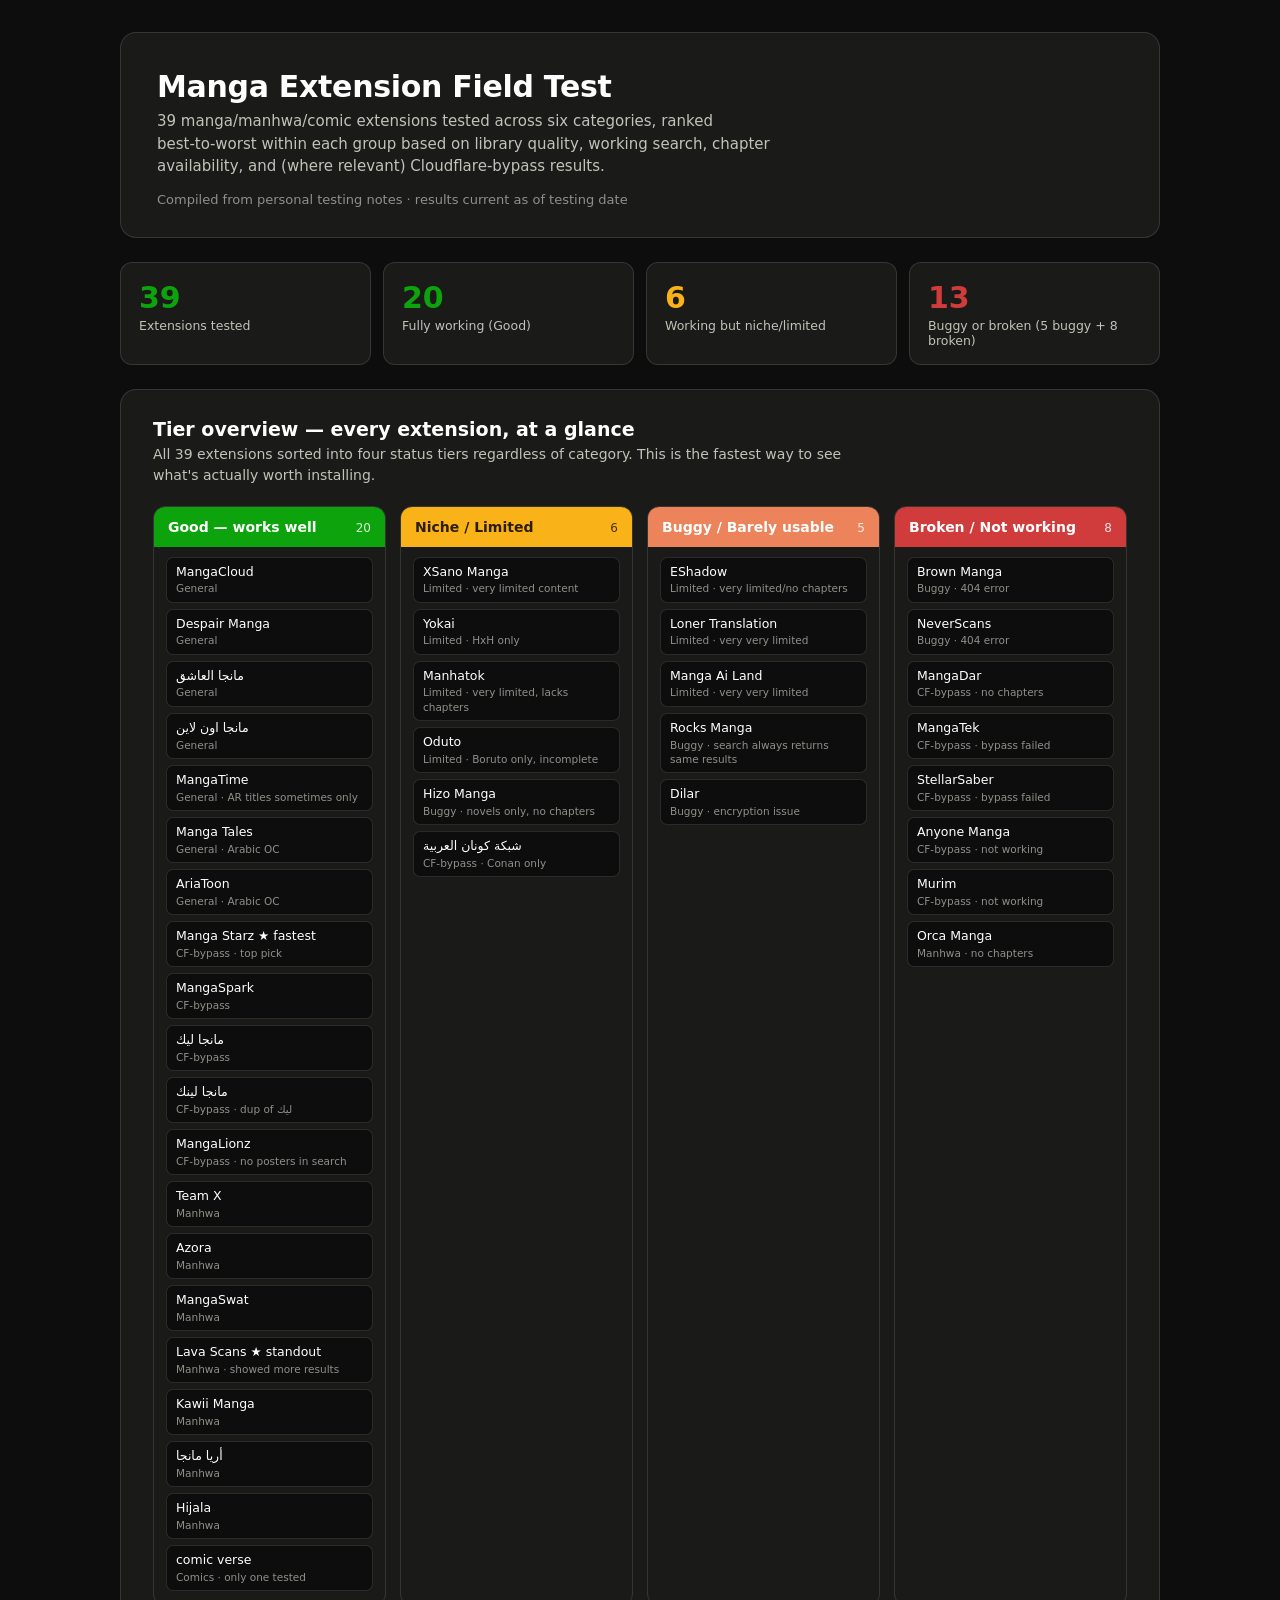
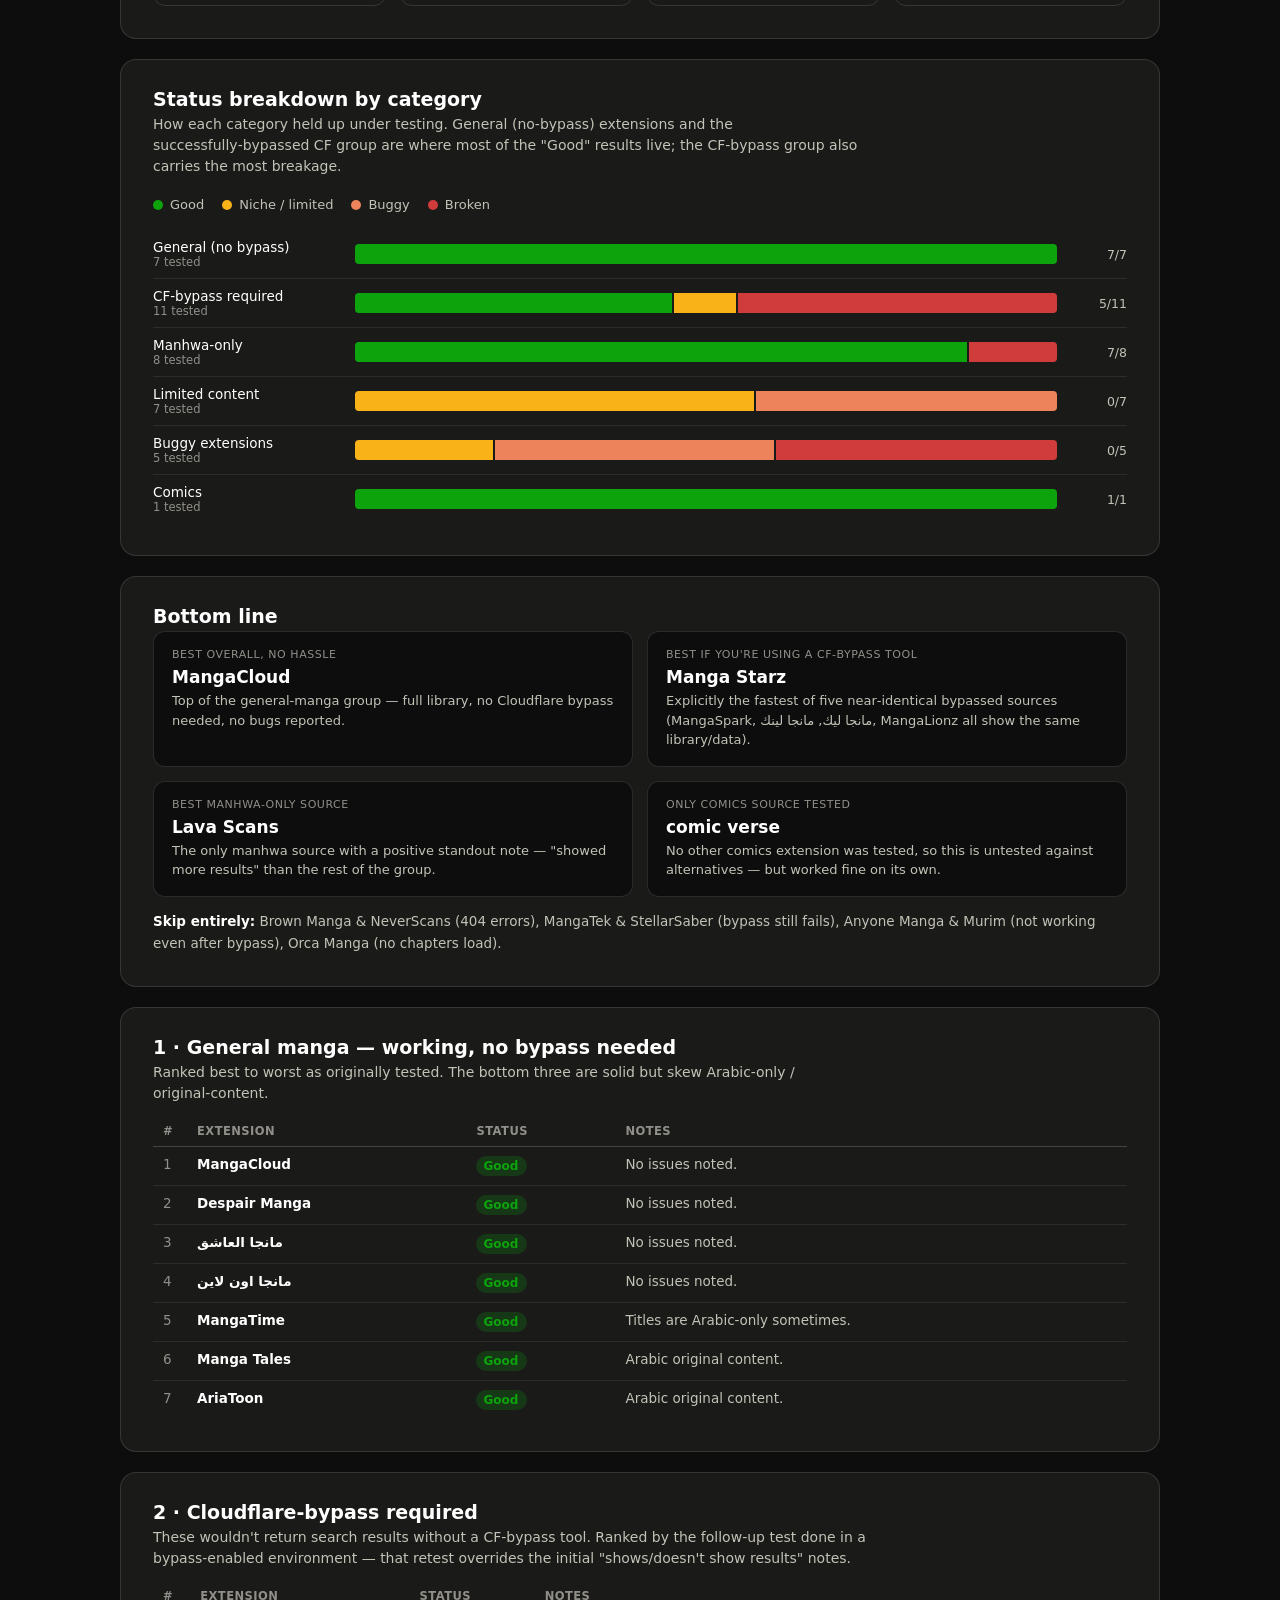
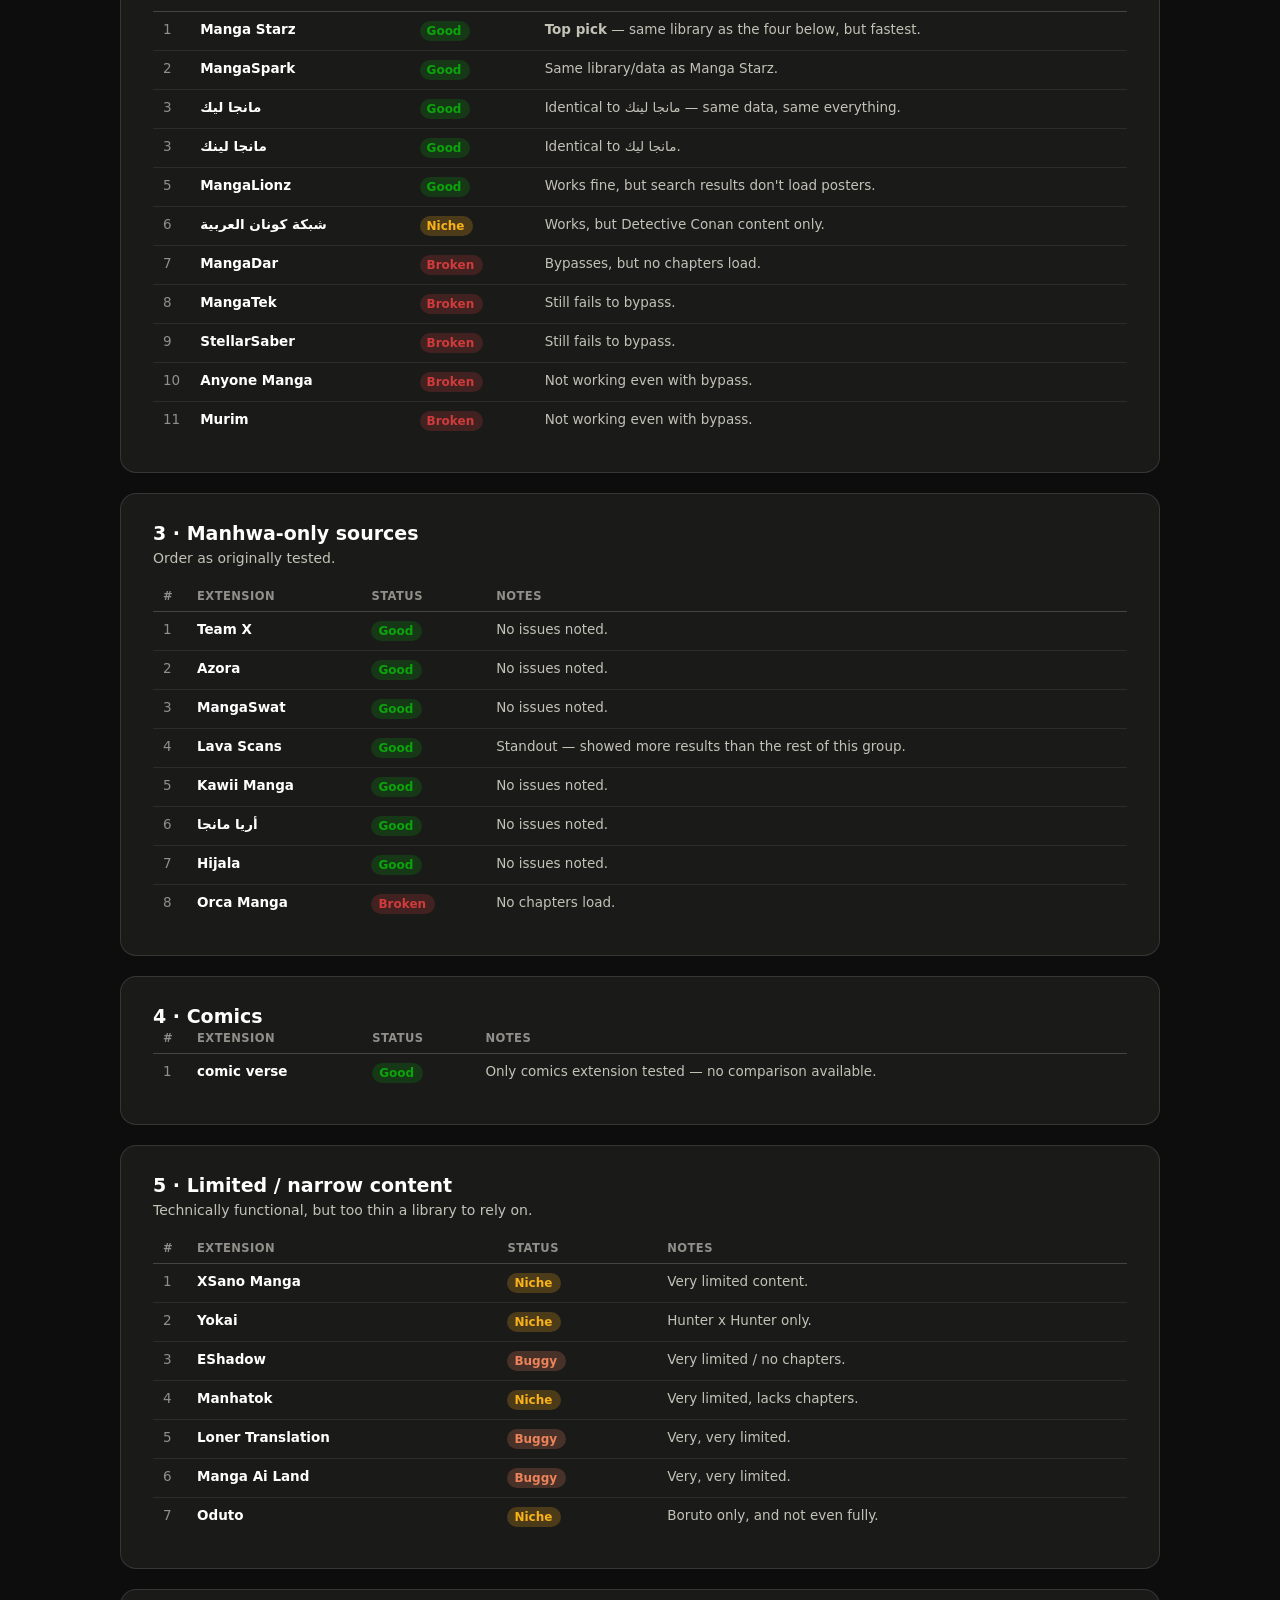
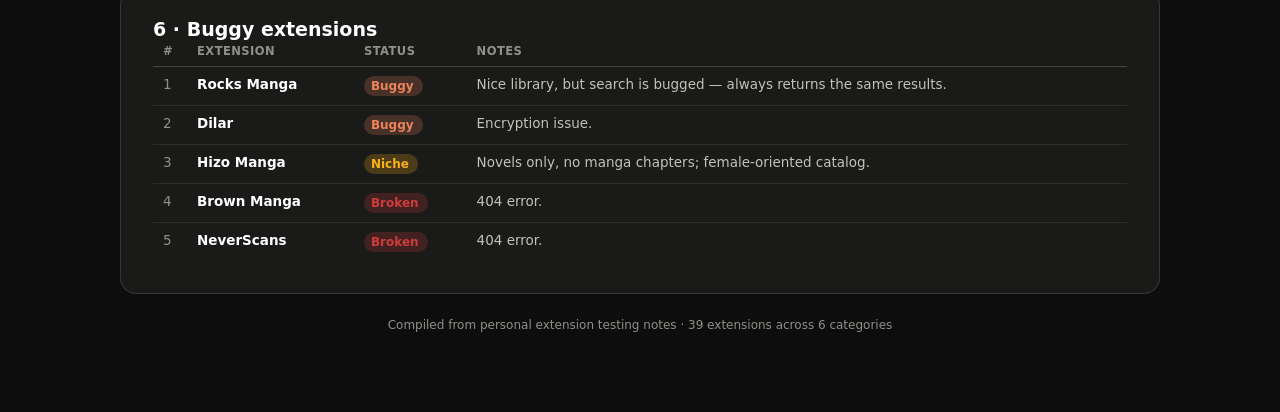
<file: manga-extensions-report.html>
<!DOCTYPE html>
<html lang="en">
<head>
<meta charset="UTF-8">
<meta name="viewport" content="width=device-width, initial-scale=1.0">
<title>Manga Extension Field Test — Results &amp; Rankings</title>
<link rel="icon" type="image/svg+xml" href="favicon.svg">
<style>
  :root {
    color-scheme: dark;
    --page:            #0d0d0d;
    --surface-1:        #1a1a19;
    --surface-2:        #232322;
    --text-primary:     #ffffff;
    --text-secondary:   #c3c2b7;
    --text-muted:       #918f89;
    --grid:             #2c2c2a;
    --baseline:         #45443f;
    --border:           rgba(255,255,255,0.12);
    --status-good:      #0ca30c;
    --status-warning:   #fab219;
    --status-serious:   #ec835a;
    --status-critical:  #d03b3b;
  }

  * { box-sizing: border-box; }
  html, body { margin: 0; padding: 0; }
  body {
    background: var(--page);
    font-family: system-ui, -apple-system, "Segoe UI", sans-serif;
    color: var(--text-primary);
  }
  .wrap { max-width: 1080px; margin: 0 auto; padding: 32px 20px 80px; }

  /* ---------- Header ---------- */
  header.hero {
    background: var(--surface-1);
    border: 1px solid var(--border);
    border-radius: 16px;
    padding: 36px 36px 30px;
    margin-bottom: 24px;
  }
  header.hero h1 {
    margin: 0 0 6px;
    font-size: 30px;
    letter-spacing: -0.01em;
  }
  header.hero p.sub {
    margin: 0;
    color: var(--text-secondary);
    font-size: 15px;
    max-width: 640px;
    line-height: 1.5;
  }
  header.hero p.meta {
    margin: 14px 0 0;
    color: var(--text-muted);
    font-size: 13px;
  }

  /* ---------- Stat tiles ---------- */
  .stats {
    display: grid;
    grid-template-columns: repeat(4, 1fr);
    gap: 12px;
    margin: 24px 0;
  }
  .stat-tile {
    background: var(--surface-1);
    border: 1px solid var(--border);
    border-radius: 12px;
    padding: 18px 18px 16px;
  }
  .stat-tile .value {
    font-size: 30px;
    font-weight: 600;
    font-variant-numeric: tabular-nums;
    line-height: 1.1;
  }
  .stat-tile .label {
    margin-top: 4px;
    font-size: 12.5px;
    color: var(--text-secondary);
  }
  .stat-tile.good .value { color: var(--status-good); }
  .stat-tile.warning .value { color: var(--status-warning); }
  .stat-tile.serious .value { color: var(--status-serious); }
  .stat-tile.critical .value { color: var(--status-critical); }

  /* ---------- Section shell ---------- */
  section {
    background: var(--surface-1);
    border: 1px solid var(--border);
    border-radius: 16px;
    padding: 28px 32px 32px;
    margin-bottom: 20px;
  }
  section h2 {
    font-size: 19px;
    margin: 0 0 4px;
  }
  section p.section-note {
    margin: 0 0 20px;
    color: var(--text-secondary);
    font-size: 14px;
    line-height: 1.5;
    max-width: 720px;
  }

  /* ---------- Legend ---------- */
  .legend {
    display: flex;
    flex-wrap: wrap;
    gap: 18px;
    margin: 0 0 18px;
    font-size: 13px;
    color: var(--text-secondary);
  }
  .legend .item { display: flex; align-items: center; gap: 7px; }
  .dot { width: 10px; height: 10px; border-radius: 50%; flex: none; }
  .dot.good { background: var(--status-good); }
  .dot.warning { background: var(--status-warning); }
  .dot.serious { background: var(--status-serious); }
  .dot.critical { background: var(--status-critical); }

  /* ---------- Tier poster ---------- */
  .tier-grid {
    display: grid;
    grid-template-columns: repeat(4, 1fr);
    gap: 14px;
  }
  .tier-col {
    border: 1px solid var(--border);
    border-radius: 12px;
    overflow: hidden;
  }
  .tier-col .tier-head {
    padding: 12px 14px;
    font-weight: 600;
    font-size: 14px;
    color: #fff;
    display: flex;
    justify-content: space-between;
    align-items: baseline;
  }
  .tier-col .tier-head span.count { font-size: 12px; font-weight: 500; opacity: .85; font-variant-numeric: tabular-nums; }
  .tier-head.good { background: var(--status-good); }
  .tier-head.warning { background: var(--status-warning); color: #2b1d00; }
  .tier-head.serious { background: var(--status-serious); }
  .tier-head.critical { background: var(--status-critical); }
  .tier-body {
    padding: 10px 12px 14px;
    display: flex;
    flex-direction: column;
    gap: 6px;
  }
  .chip {
    font-size: 12.5px;
    padding: 6px 9px;
    border-radius: 7px;
    background: var(--page);
    border: 1px solid var(--border);
    line-height: 1.35;
  }
  .chip .cat {
    display: block;
    font-size: 10.5px;
    color: var(--text-muted);
    margin-top: 1px;
  }

  /* ---------- Stacked bar chart ---------- */
  .bar-row {
    display: grid;
    grid-template-columns: 190px 1fr 58px;
    align-items: center;
    gap: 12px;
    padding: 9px 0;
    border-bottom: 1px solid var(--grid);
  }
  .bar-row:last-child { border-bottom: none; }
  .bar-row .cat-label { font-size: 13.5px; color: var(--text-primary); }
  .bar-row .cat-n { font-size: 11.5px; color: var(--text-muted); }
  .bar-track {
    display: flex;
    height: 20px;
    border-radius: 4px;
    overflow: hidden;
    background: var(--grid);
  }
  .bar-seg {
    height: 100%;
    border-right: 2px solid var(--surface-1);
  }
  .bar-seg:last-child { border-right: none; }
  .bar-seg.good { background: var(--status-good); }
  .bar-seg.warning { background: var(--status-warning); }
  .bar-seg.serious { background: var(--status-serious); }
  .bar-seg.critical { background: var(--status-critical); }
  .bar-row .total { text-align: right; font-size: 12.5px; color: var(--text-secondary); font-variant-numeric: tabular-nums; }

  /* ---------- Tables ---------- */
  table.data {
    width: 100%;
    border-collapse: collapse;
    font-size: 13.5px;
  }
  table.data th {
    text-align: left;
    font-size: 11.5px;
    text-transform: uppercase;
    letter-spacing: .04em;
    color: var(--text-muted);
    font-weight: 600;
    padding: 0 10px 8px;
    border-bottom: 1px solid var(--baseline);
  }
  table.data td {
    padding: 9px 10px;
    border-bottom: 1px solid var(--grid);
    vertical-align: top;
    color: var(--text-primary);
  }
  table.data tr:last-child td { border-bottom: none; }
  table.data td.rank { color: var(--text-muted); font-variant-numeric: tabular-nums; width: 34px; }
  table.data td.name { font-weight: 600; white-space: nowrap; }
  table.data td.notes { color: var(--text-secondary); }
  .status-pill {
    display: inline-flex;
    align-items: center;
    gap: 6px;
    font-size: 12px;
    font-weight: 600;
    padding: 3px 9px 3px 7px;
    border-radius: 999px;
    white-space: nowrap;
  }
  .status-pill.good { background: color-mix(in srgb, var(--status-good) 22%, transparent); color: var(--status-good); }
  .status-pill.warning { background: color-mix(in srgb, var(--status-warning) 22%, transparent); color: var(--status-warning); }
  .status-pill.serious { background: color-mix(in srgb, var(--status-serious) 22%, transparent); color: var(--status-serious); }
  .status-pill.critical { background: color-mix(in srgb, var(--status-critical) 22%, transparent); color: var(--status-critical); }

  /* ---------- Recommendation cards ---------- */
  .rec-grid {
    display: grid;
    grid-template-columns: repeat(2, 1fr);
    gap: 14px;
  }
  .rec-card {
    border: 1px solid var(--border);
    border-radius: 12px;
    padding: 16px 18px;
    background: var(--page);
  }
  .rec-card .kicker {
    font-size: 11px;
    text-transform: uppercase;
    letter-spacing: .05em;
    color: var(--text-muted);
    margin-bottom: 6px;
  }
  .rec-card .pick {
    font-size: 17px;
    font-weight: 700;
    margin-bottom: 4px;
  }
  .rec-card .why {
    font-size: 13px;
    color: var(--text-secondary);
    line-height: 1.5;
  }
  .avoid-list {
    margin-top: 14px;
    font-size: 13.5px;
    color: var(--text-secondary);
    line-height: 1.6;
  }
  .avoid-list b { color: var(--text-primary); }

  footer.note {
    text-align: center;
    color: var(--text-muted);
    font-size: 12px;
    margin-top: 24px;
  }

  @media (max-width: 760px) {
    .stats { grid-template-columns: repeat(2, 1fr); }
    .tier-grid { grid-template-columns: repeat(2, 1fr); }
    .rec-grid { grid-template-columns: 1fr; }
    .bar-row { grid-template-columns: 110px 1fr 44px; }
    section { padding: 22px 18px 26px; }
    header.hero { padding: 26px 20px; }
  }
</style>
</head>
<body>
<div class="viz-root">
<div class="wrap">

  <header class="hero">
    <h1>Manga Extension Field Test</h1>
    <p class="sub">39 manga/manhwa/comic extensions tested across six categories, ranked best‑to‑worst within each group based on library quality, working search, chapter availability, and (where relevant) Cloudflare‑bypass results.</p>
    <p class="meta">Compiled from personal testing notes · results current as of testing date</p>
  </header>

  <div class="stats">
    <div class="stat-tile good">
      <div class="value">39</div>
      <div class="label">Extensions tested</div>
    </div>
    <div class="stat-tile good">
      <div class="value">20</div>
      <div class="label">Fully working (Good)</div>
    </div>
    <div class="stat-tile warning">
      <div class="value">6</div>
      <div class="label">Working but niche/limited</div>
    </div>
    <div class="stat-tile critical">
      <div class="value">13</div>
      <div class="label">Buggy or broken (5 buggy + 8 broken)</div>
    </div>
  </div>

  <!-- ================= TIER POSTER ================= -->
  <section>
    <h2>Tier overview — every extension, at a glance</h2>
    <p class="section-note">All 39 extensions sorted into four status tiers regardless of category. This is the fastest way to see what's actually worth installing.</p>

    <div class="tier-grid">

      <div class="tier-col">
        <div class="tier-head good">Good — works well <span class="count">20</span></div>
        <div class="tier-body">
          <div class="chip">MangaCloud<span class="cat">General</span></div>
          <div class="chip">Despair Manga<span class="cat">General</span></div>
          <div class="chip">مانجا العاشق<span class="cat">General</span></div>
          <div class="chip">مانجا اون لاين<span class="cat">General</span></div>
          <div class="chip">MangaTime<span class="cat">General · AR titles sometimes only</span></div>
          <div class="chip">Manga Tales<span class="cat">General · Arabic OC</span></div>
          <div class="chip">AriaToon<span class="cat">General · Arabic OC</span></div>
          <div class="chip">Manga Starz ★ fastest<span class="cat">CF‑bypass · top pick</span></div>
          <div class="chip">MangaSpark<span class="cat">CF‑bypass</span></div>
          <div class="chip">مانجا ليك<span class="cat">CF‑bypass</span></div>
          <div class="chip">مانجا لينك<span class="cat">CF‑bypass · dup of ليك</span></div>
          <div class="chip">MangaLionz<span class="cat">CF‑bypass · no posters in search</span></div>
          <div class="chip">Team X<span class="cat">Manhwa</span></div>
          <div class="chip">Azora<span class="cat">Manhwa</span></div>
          <div class="chip">MangaSwat<span class="cat">Manhwa</span></div>
          <div class="chip">Lava Scans ★ standout<span class="cat">Manhwa · showed more results</span></div>
          <div class="chip">Kawii Manga<span class="cat">Manhwa</span></div>
          <div class="chip">أريا مانجا<span class="cat">Manhwa</span></div>
          <div class="chip">Hijala<span class="cat">Manhwa</span></div>
          <div class="chip">comic verse<span class="cat">Comics · only one tested</span></div>
        </div>
      </div>

      <div class="tier-col">
        <div class="tier-head warning">Niche / Limited <span class="count">6</span></div>
        <div class="tier-body">
          <div class="chip">XSano Manga<span class="cat">Limited · very limited content</span></div>
          <div class="chip">Yokai<span class="cat">Limited · HxH only</span></div>
          <div class="chip">Manhatok<span class="cat">Limited · very limited, lacks chapters</span></div>
          <div class="chip">Oduto<span class="cat">Limited · Boruto only, incomplete</span></div>
          <div class="chip">Hizo Manga<span class="cat">Buggy · novels only, no chapters</span></div>
          <div class="chip">شبكة كونان العربية<span class="cat">CF‑bypass · Conan only</span></div>
        </div>
      </div>

      <div class="tier-col">
        <div class="tier-head serious">Buggy / Barely usable <span class="count">5</span></div>
        <div class="tier-body">
          <div class="chip">EShadow<span class="cat">Limited · very limited/no chapters</span></div>
          <div class="chip">Loner Translation<span class="cat">Limited · very very limited</span></div>
          <div class="chip">Manga Ai Land<span class="cat">Limited · very very limited</span></div>
          <div class="chip">Rocks Manga<span class="cat">Buggy · search always returns same results</span></div>
          <div class="chip">Dilar<span class="cat">Buggy · encryption issue</span></div>
        </div>
      </div>

      <div class="tier-col">
        <div class="tier-head critical">Broken / Not working <span class="count">8</span></div>
        <div class="tier-body">
          <div class="chip">Brown Manga<span class="cat">Buggy · 404 error</span></div>
          <div class="chip">NeverScans<span class="cat">Buggy · 404 error</span></div>
          <div class="chip">MangaDar<span class="cat">CF‑bypass · no chapters</span></div>
          <div class="chip">MangaTek<span class="cat">CF‑bypass · bypass failed</span></div>
          <div class="chip">StellarSaber<span class="cat">CF‑bypass · bypass failed</span></div>
          <div class="chip">Anyone Manga<span class="cat">CF‑bypass · not working</span></div>
          <div class="chip">Murim<span class="cat">CF‑bypass · not working</span></div>
          <div class="chip">Orca Manga<span class="cat">Manhwa · no chapters</span></div>
        </div>
      </div>

    </div>
  </section>

  <!-- ================= CHART ================= -->
  <section>
    <h2>Status breakdown by category</h2>
    <p class="section-note">How each category held up under testing. General (no‑bypass) extensions and the successfully‑bypassed CF group are where most of the "Good" results live; the CF‑bypass group also carries the most breakage.</p>

    <div class="legend">
      <div class="item"><span class="dot good"></span>Good</div>
      <div class="item"><span class="dot warning"></span>Niche / limited</div>
      <div class="item"><span class="dot serious"></span>Buggy</div>
      <div class="item"><span class="dot critical"></span>Broken</div>
    </div>

    <div class="bar-rows">
      <div class="bar-row">
        <div><div class="cat-label">General (no bypass)</div><div class="cat-n">7 tested</div></div>
        <div class="bar-track">
          <div class="bar-seg good" style="width:100%" title="Good: 7"></div>
        </div>
        <div class="total">7/7</div>
      </div>
      <div class="bar-row">
        <div><div class="cat-label">CF‑bypass required</div><div class="cat-n">11 tested</div></div>
        <div class="bar-track">
          <div class="bar-seg good" style="width:45.45%" title="Good: 5"></div>
          <div class="bar-seg warning" style="width:9.1%" title="Niche: 1"></div>
          <div class="bar-seg critical" style="width:45.45%" title="Broken: 5"></div>
        </div>
        <div class="total">5/11</div>
      </div>
      <div class="bar-row">
        <div><div class="cat-label">Manhwa‑only</div><div class="cat-n">8 tested</div></div>
        <div class="bar-track">
          <div class="bar-seg good" style="width:87.5%" title="Good: 7"></div>
          <div class="bar-seg critical" style="width:12.5%" title="Broken: 1"></div>
        </div>
        <div class="total">7/8</div>
      </div>
      <div class="bar-row">
        <div><div class="cat-label">Limited content</div><div class="cat-n">7 tested</div></div>
        <div class="bar-track">
          <div class="bar-seg warning" style="width:57.1%" title="Niche: 4"></div>
          <div class="bar-seg serious" style="width:42.9%" title="Buggy: 3"></div>
        </div>
        <div class="total">0/7</div>
      </div>
      <div class="bar-row">
        <div><div class="cat-label">Buggy extensions</div><div class="cat-n">5 tested</div></div>
        <div class="bar-track">
          <div class="bar-seg warning" style="width:20%" title="Niche: 1"></div>
          <div class="bar-seg serious" style="width:40%" title="Buggy: 2"></div>
          <div class="bar-seg critical" style="width:40%" title="Broken: 2"></div>
        </div>
        <div class="total">0/5</div>
      </div>
      <div class="bar-row">
        <div><div class="cat-label">Comics</div><div class="cat-n">1 tested</div></div>
        <div class="bar-track">
          <div class="bar-seg good" style="width:100%" title="Good: 1"></div>
        </div>
        <div class="total">1/1</div>
      </div>
    </div>
  </section>

  <!-- ================= RECOMMENDATIONS ================= -->
  <section>
    <h2>Bottom line</h2>
    <div class="rec-grid">
      <div class="rec-card">
        <div class="kicker">Best overall, no hassle</div>
        <div class="pick">MangaCloud</div>
        <div class="why">Top of the general‑manga group — full library, no Cloudflare bypass needed, no bugs reported.</div>
      </div>
      <div class="rec-card">
        <div class="kicker">Best if you're using a CF‑bypass tool</div>
        <div class="pick">Manga Starz</div>
        <div class="why">Explicitly the fastest of five near‑identical bypassed sources (MangaSpark, مانجا ليك, مانجا لينك, MangaLionz all show the same library/data).</div>
      </div>
      <div class="rec-card">
        <div class="kicker">Best manhwa‑only source</div>
        <div class="pick">Lava Scans</div>
        <div class="why">The only manhwa source with a positive standout note — "showed more results" than the rest of the group.</div>
      </div>
      <div class="rec-card">
        <div class="kicker">Only comics source tested</div>
        <div class="pick">comic verse</div>
        <div class="why">No other comics extension was tested, so this is untested against alternatives — but worked fine on its own.</div>
      </div>
    </div>

    <div class="avoid-list">
      <b>Skip entirely:</b> Brown Manga &amp; NeverScans (404 errors), MangaTek &amp; StellarSaber (bypass still fails), Anyone Manga &amp; Murim (not working even after bypass), Orca Manga (no chapters load).
    </div>
  </section>

  <!-- ================= DETAIL TABLES ================= -->
  <section>
    <h2>1 · General manga — working, no bypass needed</h2>
    <p class="section-note">Ranked best to worst as originally tested. The bottom three are solid but skew Arabic‑only / original‑content.</p>
    <table class="data">
      <thead><tr><th>#</th><th>Extension</th><th>Status</th><th>Notes</th></tr></thead>
      <tbody>
        <tr><td class="rank">1</td><td class="name">MangaCloud</td><td><span class="status-pill good">Good</span></td><td class="notes">No issues noted.</td></tr>
        <tr><td class="rank">2</td><td class="name">Despair Manga</td><td><span class="status-pill good">Good</span></td><td class="notes">No issues noted.</td></tr>
        <tr><td class="rank">3</td><td class="name">مانجا العاشق</td><td><span class="status-pill good">Good</span></td><td class="notes">No issues noted.</td></tr>
        <tr><td class="rank">4</td><td class="name">مانجا اون لاين</td><td><span class="status-pill good">Good</span></td><td class="notes">No issues noted.</td></tr>
        <tr><td class="rank">5</td><td class="name">MangaTime</td><td><span class="status-pill good">Good</span></td><td class="notes">Titles are Arabic‑only sometimes.</td></tr>
        <tr><td class="rank">6</td><td class="name">Manga Tales</td><td><span class="status-pill good">Good</span></td><td class="notes">Arabic original content.</td></tr>
        <tr><td class="rank">7</td><td class="name">AriaToon</td><td><span class="status-pill good">Good</span></td><td class="notes">Arabic original content.</td></tr>
      </tbody>
    </table>
  </section>

  <section>
    <h2>2 · Cloudflare‑bypass required</h2>
    <p class="section-note">These wouldn't return search results without a CF‑bypass tool. Ranked by the follow‑up test done in a bypass‑enabled environment — that retest overrides the initial "shows/doesn't show results" notes.</p>
    <table class="data">
      <thead><tr><th>#</th><th>Extension</th><th>Status</th><th>Notes</th></tr></thead>
      <tbody>
        <tr><td class="rank">1</td><td class="name">Manga Starz</td><td><span class="status-pill good">Good</span></td><td class="notes"><b>Top pick</b> — same library as the four below, but fastest.</td></tr>
        <tr><td class="rank">2</td><td class="name">MangaSpark</td><td><span class="status-pill good">Good</span></td><td class="notes">Same library/data as Manga Starz.</td></tr>
        <tr><td class="rank">3</td><td class="name">مانجا ليك</td><td><span class="status-pill good">Good</span></td><td class="notes">Identical to مانجا لينك — same data, same everything.</td></tr>
        <tr><td class="rank">3</td><td class="name">مانجا لينك</td><td><span class="status-pill good">Good</span></td><td class="notes">Identical to مانجا ليك.</td></tr>
        <tr><td class="rank">5</td><td class="name">MangaLionz</td><td><span class="status-pill good">Good</span></td><td class="notes">Works fine, but search results don't load posters.</td></tr>
        <tr><td class="rank">6</td><td class="name">شبكة كونان العربية</td><td><span class="status-pill warning">Niche</span></td><td class="notes">Works, but Detective Conan content only.</td></tr>
        <tr><td class="rank">7</td><td class="name">MangaDar</td><td><span class="status-pill critical">Broken</span></td><td class="notes">Bypasses, but no chapters load.</td></tr>
        <tr><td class="rank">8</td><td class="name">MangaTek</td><td><span class="status-pill critical">Broken</span></td><td class="notes">Still fails to bypass.</td></tr>
        <tr><td class="rank">9</td><td class="name">StellarSaber</td><td><span class="status-pill critical">Broken</span></td><td class="notes">Still fails to bypass.</td></tr>
        <tr><td class="rank">10</td><td class="name">Anyone Manga</td><td><span class="status-pill critical">Broken</span></td><td class="notes">Not working even with bypass.</td></tr>
        <tr><td class="rank">11</td><td class="name">Murim</td><td><span class="status-pill critical">Broken</span></td><td class="notes">Not working even with bypass.</td></tr>
      </tbody>
    </table>
  </section>

  <section>
    <h2>3 · Manhwa‑only sources</h2>
    <p class="section-note">Order as originally tested.</p>
    <table class="data">
      <thead><tr><th>#</th><th>Extension</th><th>Status</th><th>Notes</th></tr></thead>
      <tbody>
        <tr><td class="rank">1</td><td class="name">Team X</td><td><span class="status-pill good">Good</span></td><td class="notes">No issues noted.</td></tr>
        <tr><td class="rank">2</td><td class="name">Azora</td><td><span class="status-pill good">Good</span></td><td class="notes">No issues noted.</td></tr>
        <tr><td class="rank">3</td><td class="name">MangaSwat</td><td><span class="status-pill good">Good</span></td><td class="notes">No issues noted.</td></tr>
        <tr><td class="rank">4</td><td class="name">Lava Scans</td><td><span class="status-pill good">Good</span></td><td class="notes">Standout — showed more results than the rest of this group.</td></tr>
        <tr><td class="rank">5</td><td class="name">Kawii Manga</td><td><span class="status-pill good">Good</span></td><td class="notes">No issues noted.</td></tr>
        <tr><td class="rank">6</td><td class="name">أريا مانجا</td><td><span class="status-pill good">Good</span></td><td class="notes">No issues noted.</td></tr>
        <tr><td class="rank">7</td><td class="name">Hijala</td><td><span class="status-pill good">Good</span></td><td class="notes">No issues noted.</td></tr>
        <tr><td class="rank">8</td><td class="name">Orca Manga</td><td><span class="status-pill critical">Broken</span></td><td class="notes">No chapters load.</td></tr>
      </tbody>
    </table>
  </section>

  <section>
    <h2>4 · Comics</h2>
    <table class="data">
      <thead><tr><th>#</th><th>Extension</th><th>Status</th><th>Notes</th></tr></thead>
      <tbody>
        <tr><td class="rank">1</td><td class="name">comic verse</td><td><span class="status-pill good">Good</span></td><td class="notes">Only comics extension tested — no comparison available.</td></tr>
      </tbody>
    </table>
  </section>

  <section>
    <h2>5 · Limited / narrow content</h2>
    <p class="section-note">Technically functional, but too thin a library to rely on.</p>
    <table class="data">
      <thead><tr><th>#</th><th>Extension</th><th>Status</th><th>Notes</th></tr></thead>
      <tbody>
        <tr><td class="rank">1</td><td class="name">XSano Manga</td><td><span class="status-pill warning">Niche</span></td><td class="notes">Very limited content.</td></tr>
        <tr><td class="rank">2</td><td class="name">Yokai</td><td><span class="status-pill warning">Niche</span></td><td class="notes">Hunter x Hunter only.</td></tr>
        <tr><td class="rank">3</td><td class="name">EShadow</td><td><span class="status-pill serious">Buggy</span></td><td class="notes">Very limited / no chapters.</td></tr>
        <tr><td class="rank">4</td><td class="name">Manhatok</td><td><span class="status-pill warning">Niche</span></td><td class="notes">Very limited, lacks chapters.</td></tr>
        <tr><td class="rank">5</td><td class="name">Loner Translation</td><td><span class="status-pill serious">Buggy</span></td><td class="notes">Very, very limited.</td></tr>
        <tr><td class="rank">6</td><td class="name">Manga Ai Land</td><td><span class="status-pill serious">Buggy</span></td><td class="notes">Very, very limited.</td></tr>
        <tr><td class="rank">7</td><td class="name">Oduto</td><td><span class="status-pill warning">Niche</span></td><td class="notes">Boruto only, and not even fully.</td></tr>
      </tbody>
    </table>
  </section>

  <section>
    <h2>6 · Buggy extensions</h2>
    <table class="data">
      <thead><tr><th>#</th><th>Extension</th><th>Status</th><th>Notes</th></tr></thead>
      <tbody>
        <tr><td class="rank">1</td><td class="name">Rocks Manga</td><td><span class="status-pill serious">Buggy</span></td><td class="notes">Nice library, but search is bugged — always returns the same results.</td></tr>
        <tr><td class="rank">2</td><td class="name">Dilar</td><td><span class="status-pill serious">Buggy</span></td><td class="notes">Encryption issue.</td></tr>
        <tr><td class="rank">3</td><td class="name">Hizo Manga</td><td><span class="status-pill warning">Niche</span></td><td class="notes">Novels only, no manga chapters; female‑oriented catalog.</td></tr>
        <tr><td class="rank">4</td><td class="name">Brown Manga</td><td><span class="status-pill critical">Broken</span></td><td class="notes">404 error.</td></tr>
        <tr><td class="rank">5</td><td class="name">NeverScans</td><td><span class="status-pill critical">Broken</span></td><td class="notes">404 error.</td></tr>
      </tbody>
    </table>
  </section>

  <footer class="note">Compiled from personal extension testing notes · 39 extensions across 6 categories</footer>

</div>
</div>
</body>
</html>
</file>
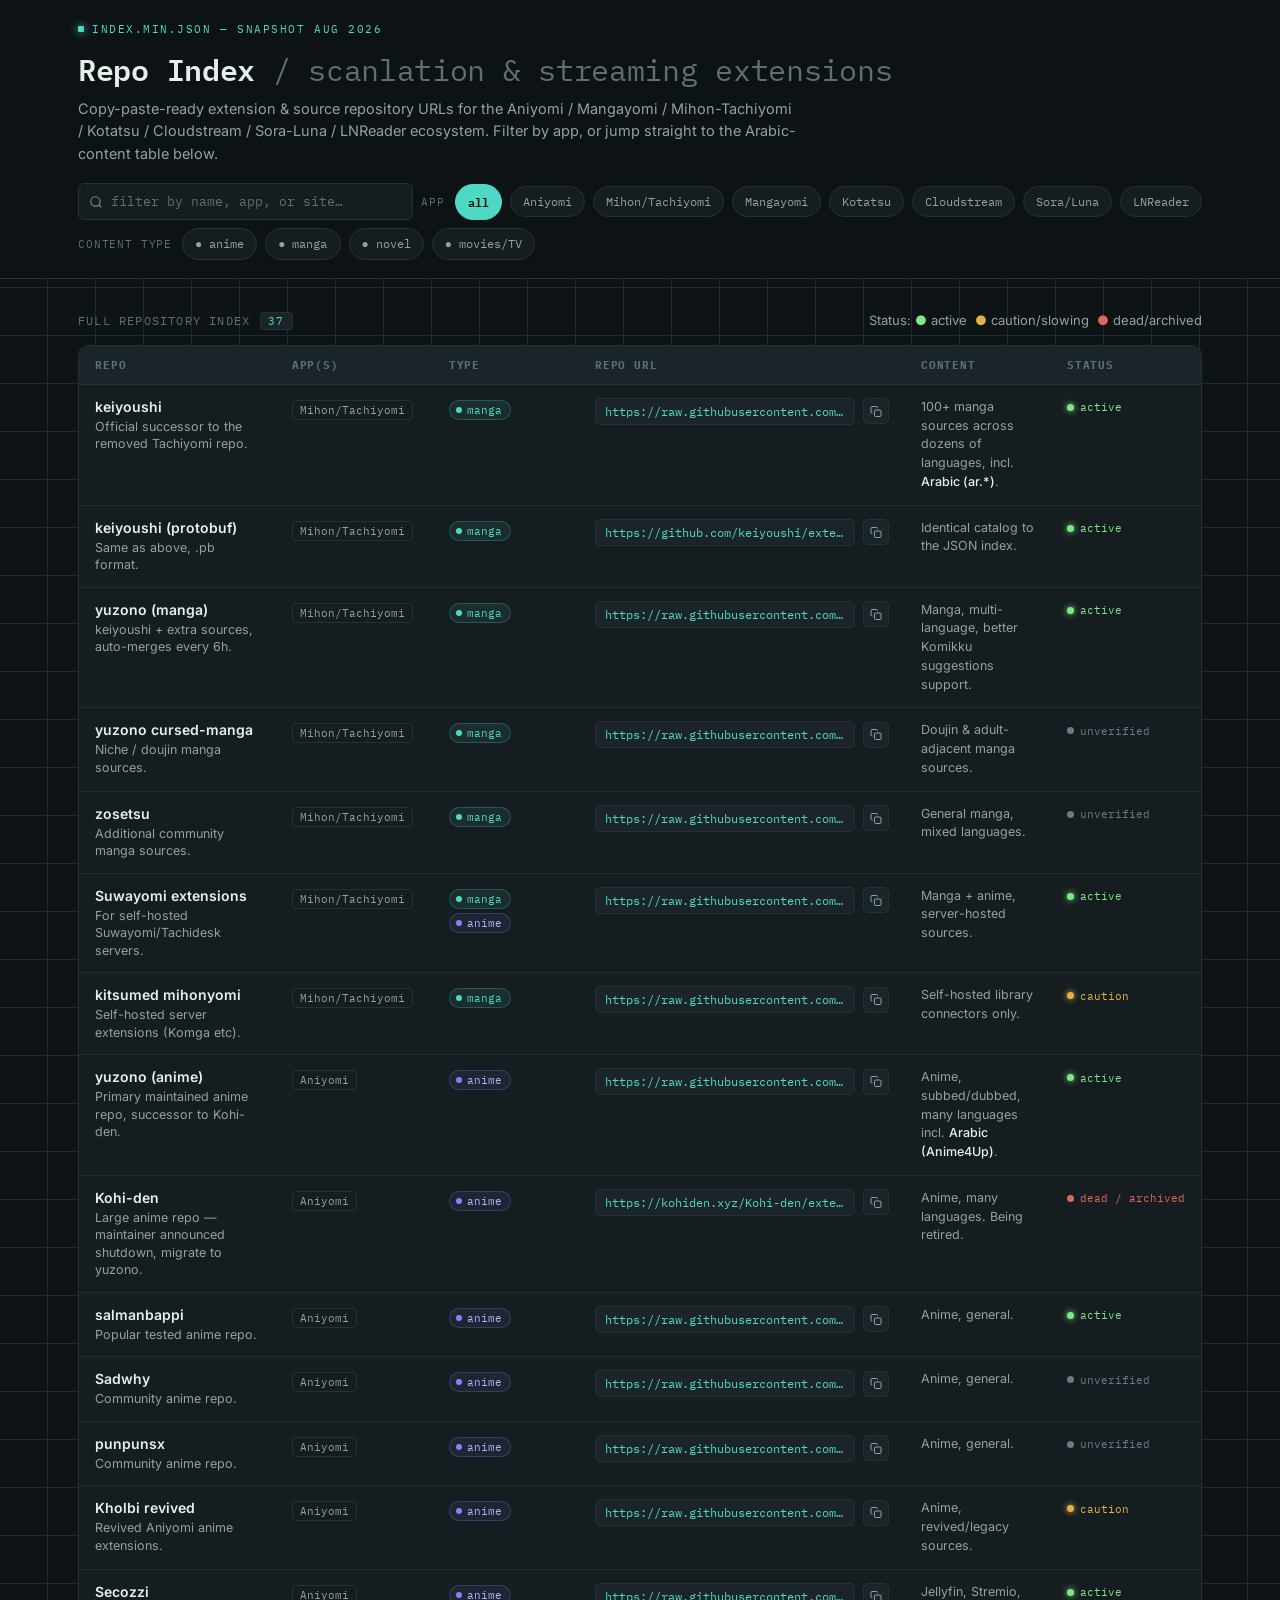
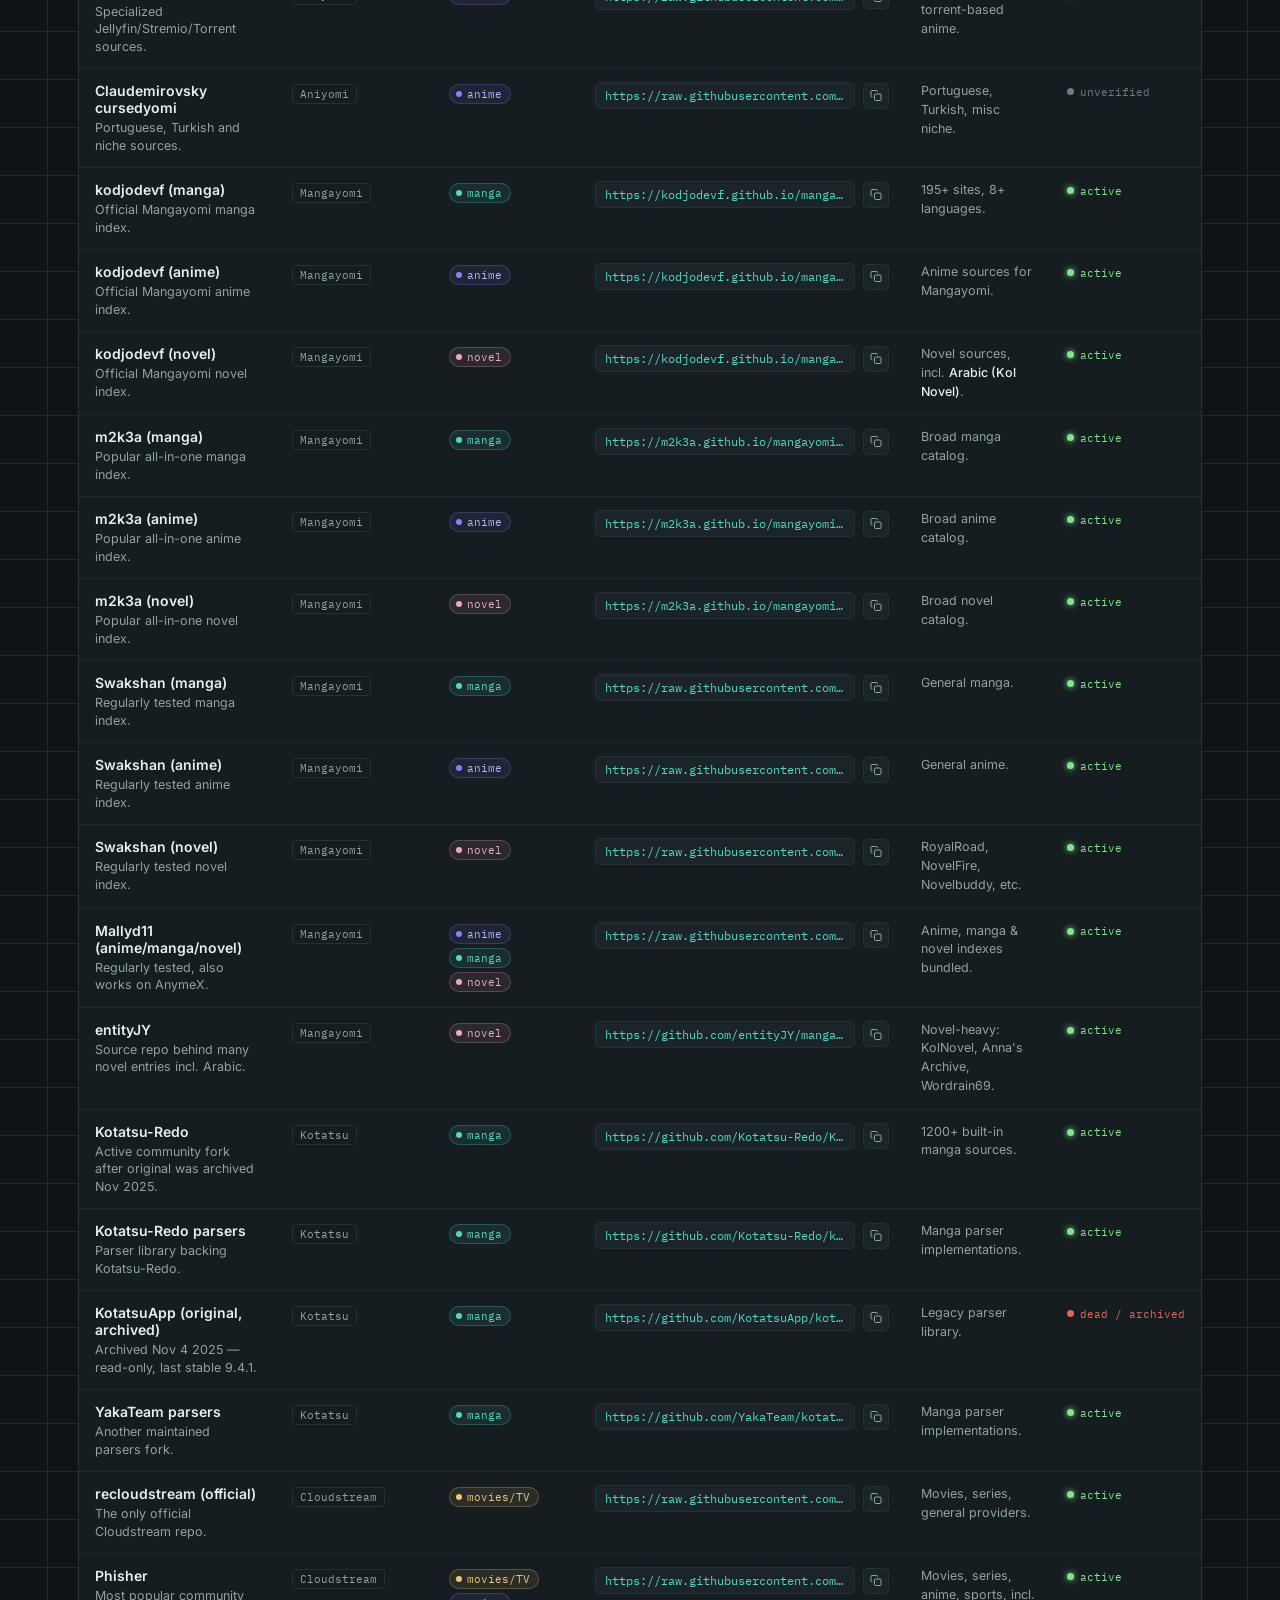
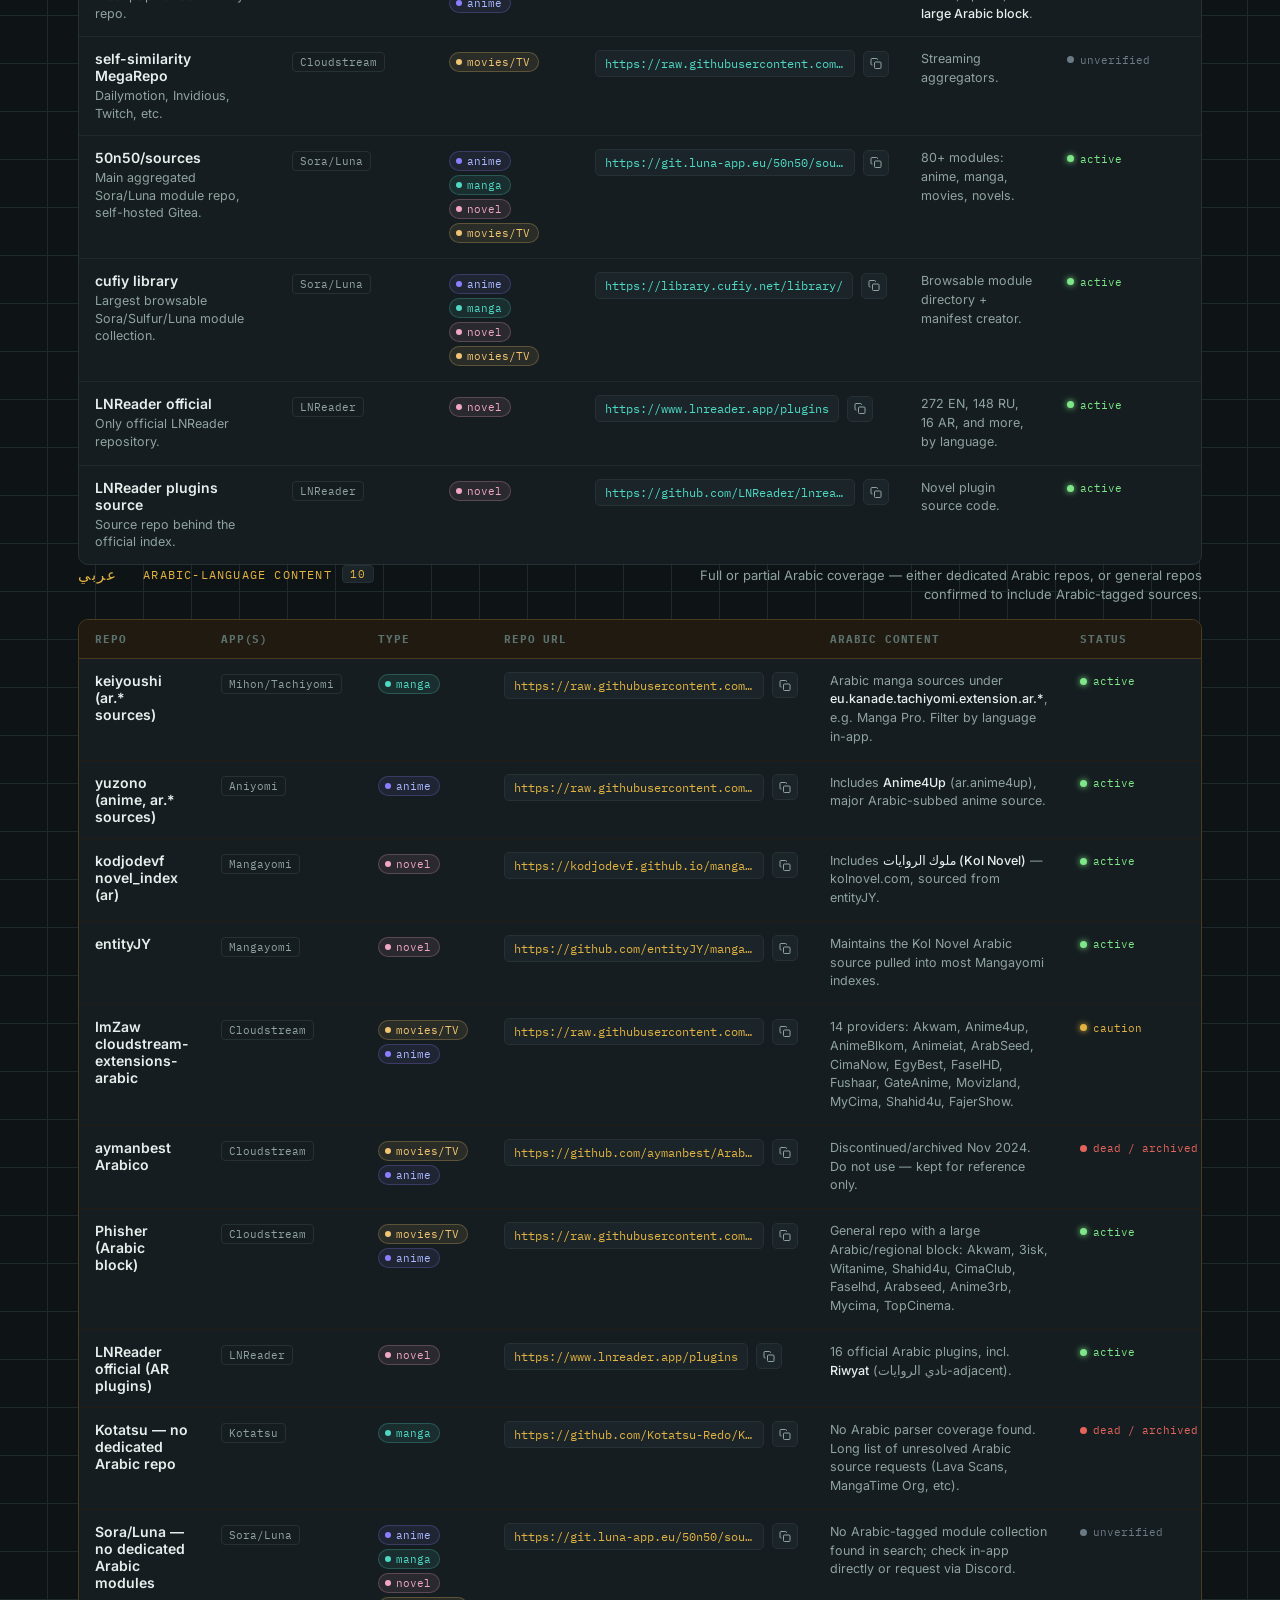
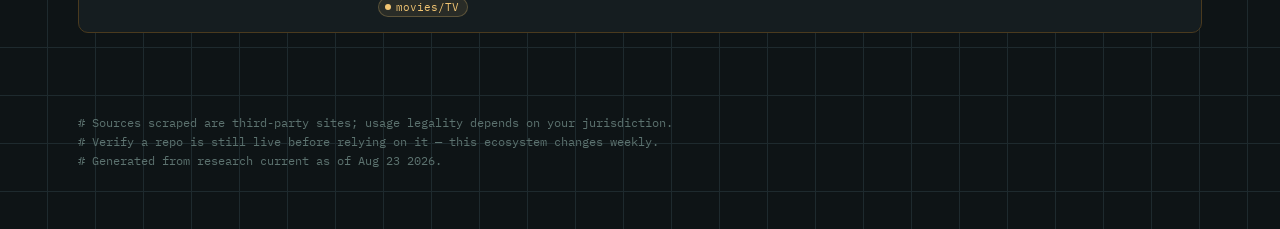
<file: repos-report.html>
<!DOCTYPE html>
<html lang="en">
<head>
<meta charset="UTF-8">
<meta name="viewport" content="width=device-width, initial-scale=1.0">
<title>Repo Index — Aniyomi / Mangayomi / Tachiyomi ecosystem</title>
<link rel="icon" type="image/svg+xml" href="favicon.svg">
<style>
  @import url('https://fonts.googleapis.com/css2?family=IBM+Plex+Mono:wght@400;500;600;700&family=Inter:wght@400;500;600;700&display=swap');

  :root{
    --bg: #0E1416;
    --panel: #151D20;
    --panel-2: #1B2529;
    --line: #263135;
    --line-soft: #1E2A2E;
    --text: #E7EFEE;
    --text-dim: #8FA3A0;
    --text-faint: #5C726F;
    --accent: #4FD8C4;
    --accent-dim: #2C6E64;
    --good: #7EE787;
    --warn: #E3B341;
    --bad: #E5645A;
    --unknown: #6B7B85;
    --mono: 'IBM Plex Mono', ui-monospace, monospace;
    --sans: 'Inter', system-ui, sans-serif;
  }

  * { box-sizing: border-box; }

  html, body {
    margin: 0;
    background: var(--bg);
    color: var(--text);
    font-family: var(--sans);
    -webkit-font-smoothing: antialiased;
  }

  body {
    background-image:
      linear-gradient(var(--line-soft) 1px, transparent 1px),
      linear-gradient(90deg, var(--line-soft) 1px, transparent 1px);
    background-size: 48px 48px;
    background-position: -1px -1px;
  }

  a { color: inherit; }

  /* ---------- header ---------- */

  header {
    position: sticky;
    top: 0;
    z-index: 20;
    background: rgba(14,20,22,0.92);
    backdrop-filter: blur(10px);
    border-bottom: 1px solid var(--line);
  }

  .header-inner {
    max-width: 1180px;
    margin: 0 auto;
    padding: 22px 28px 18px;
  }

  .eyebrow {
    font-family: var(--mono);
    font-size: 11px;
    letter-spacing: 0.14em;
    text-transform: uppercase;
    color: var(--accent);
    display: flex;
    align-items: center;
    gap: 8px;
    margin-bottom: 10px;
  }
  .eyebrow::before {
    content: "";
    width: 6px; height: 6px;
    background: var(--accent);
    border-radius: 1px;
    display: inline-block;
    box-shadow: 0 0 8px var(--accent);
  }

  h1 {
    font-family: var(--mono);
    font-size: clamp(22px, 3.4vw, 30px);
    font-weight: 600;
    margin: 0 0 6px;
    letter-spacing: -0.01em;
  }
  h1 .path { color: var(--text-faint); font-weight: 400; }

  .sub {
    color: var(--text-dim);
    font-size: 14.5px;
    max-width: 720px;
    line-height: 1.55;
    margin: 0 0 18px;
  }

  .controls {
    display: flex;
    flex-wrap: wrap;
    gap: 8px;
    align-items: center;
  }

  .search-wrap {
    position: relative;
    flex: 1 1 220px;
    min-width: 200px;
  }
  .search-wrap svg { position: absolute; left: 11px; top: 50%; transform: translateY(-50%); opacity: 0.5; }
  #search {
    width: 100%;
    background: var(--panel);
    border: 1px solid var(--line);
    color: var(--text);
    font-family: var(--mono);
    font-size: 13px;
    padding: 9px 12px 9px 32px;
    border-radius: 6px;
    outline: none;
    transition: border-color .15s;
  }
  #search:focus { border-color: var(--accent-dim); }
  #search::placeholder { color: var(--text-faint); }

  .chip {
    font-family: var(--mono);
    font-size: 12px;
    padding: 7px 12px;
    border-radius: 999px;
    border: 1px solid var(--line);
    background: var(--panel);
    color: var(--text-dim);
    cursor: pointer;
    white-space: nowrap;
    transition: all .12s;
  }
  .chip:hover { border-color: var(--accent-dim); color: var(--text); }
  .chip.active {
    background: var(--accent);
    border-color: var(--accent);
    color: #0A1414;
    font-weight: 600;
  }

  /* ---------- main ---------- */

  main {
    max-width: 1180px;
    margin: 0 auto;
    padding: 32px 28px 80px;
  }

  .section-head {
    display: flex;
    align-items: baseline;
    justify-content: space-between;
    gap: 16px;
    margin: 44px 0 14px;
    flex-wrap: wrap;
  }
  .section-head:first-child { margin-top: 0; }

  .section-title {
    font-family: var(--mono);
    font-size: 12px;
    letter-spacing: 0.1em;
    text-transform: uppercase;
    color: var(--text-faint);
    display: flex;
    align-items: center;
    gap: 10px;
  }
  .section-title .n {
    background: var(--panel-2);
    border: 1px solid var(--line);
    border-radius: 4px;
    padding: 1px 7px;
    color: var(--accent);
    font-size: 11px;
  }

  .section-title.ar { color: var(--warn); }
  .section-title.ar .n { color: var(--warn); }

  .section-note {
    font-size: 13px;
    color: var(--text-dim);
    max-width: 560px;
    text-align: right;
    line-height: 1.5;
  }

  /* ---------- table ---------- */

  .table-wrap {
    border: 1px solid var(--line);
    border-radius: 10px;
    overflow: hidden;
    background: var(--panel);
  }

  table { width: 100%; border-collapse: collapse; }

  thead th {
    text-align: left;
    font-family: var(--mono);
    font-size: 10.5px;
    letter-spacing: 0.08em;
    text-transform: uppercase;
    color: var(--text-faint);
    padding: 12px 16px;
    background: var(--panel-2);
    border-bottom: 1px solid var(--line);
    white-space: nowrap;
  }

  tbody tr {
    border-bottom: 1px solid var(--line-soft);
    transition: background .1s;
  }
  tbody tr:last-child { border-bottom: none; }
  tbody tr:hover { background: rgba(79,216,196,0.035); }
  tbody tr.hidden { display: none; }

  td { padding: 13px 16px; font-size: 13.5px; vertical-align: top; }

  .app-badge {
    display: inline-block;
    font-family: var(--mono);
    font-size: 10.5px;
    padding: 2px 7px;
    border-radius: 4px;
    border: 1px solid var(--line);
    color: var(--text-dim);
    margin: 2px 4px 2px 0;
    white-space: nowrap;
  }

  .type-badge {
    display: inline-flex;
    align-items: center;
    gap: 5px;
    font-family: var(--mono);
    font-size: 10.5px;
    padding: 2px 8px 2px 6px;
    border-radius: 999px;
    margin: 2px 4px 2px 0;
    white-space: nowrap;
    border: 1px solid transparent;
  }
  .type-badge::before {
    content: "";
    width: 6px; height: 6px;
    border-radius: 50%;
    flex-shrink: 0;
  }
  .type-badge[data-type="anime"] { color: #A9B8FF; background: rgba(139,127,255,0.09); border-color: rgba(139,127,255,0.25); }
  .type-badge[data-type="anime"]::before { background: #8B7FFF; }
  .type-badge[data-type="manga"] { color: var(--accent); background: rgba(79,216,196,0.09); border-color: rgba(79,216,196,0.25); }
  .type-badge[data-type="manga"]::before { background: var(--accent); }
  .type-badge[data-type="novel"] { color: #F2A6C5; background: rgba(242,166,197,0.09); border-color: rgba(242,166,197,0.25); }
  .type-badge[data-type="novel"]::before { background: #F2A6C5; }
  .type-badge[data-type="movies"] { color: #F2C572; background: rgba(242,197,114,0.09); border-color: rgba(242,197,114,0.25); }
  .type-badge[data-type="movies"]::before { background: #F2C572; }

  .chip.type.active[data-type="anime"] { background: #8B7FFF; border-color: #8B7FFF; color: #0A0A14; }
  .chip.type.active[data-type="manga"] { background: var(--accent); border-color: var(--accent); color: #0A1414; }
  .chip.type.active[data-type="novel"] { background: #F2A6C5; border-color: #F2A6C5; color: #1A0A11; }
  .chip.type.active[data-type="movies"] { background: #F2C572; border-color: #F2C572; color: #1A1206; }

  .filter-row {
    display: flex;
    flex-wrap: wrap;
    gap: 8px;
    align-items: center;
    margin-top: 8px;
  }
  .filter-label {
    font-family: var(--mono);
    font-size: 10.5px;
    text-transform: uppercase;
    letter-spacing: 0.08em;
    color: var(--text-faint);
    margin-right: 2px;
  }

  .repo-name { font-weight: 600; color: var(--text); font-size: 14px; }
  .repo-desc { color: var(--text-dim); font-size: 12.5px; margin-top: 3px; line-height: 1.4; max-width: 320px; }

  .content-col { color: var(--text-dim); font-size: 12.5px; max-width: 260px; line-height: 1.5; }
  .content-col b { color: var(--text); font-weight: 500; }

  .status {
    display: inline-flex;
    align-items: center;
    gap: 6px;
    font-family: var(--mono);
    font-size: 11px;
    white-space: nowrap;
  }
  .status::before {
    content: "";
    width: 7px; height: 7px;
    border-radius: 50%;
    flex-shrink: 0;
  }
  .status.active { color: var(--good); }
  .status.active::before { background: var(--good); box-shadow: 0 0 6px var(--good); }
  .status.caution { color: var(--warn); }
  .status.caution::before { background: var(--warn); box-shadow: 0 0 6px var(--warn); }
  .status.dead { color: var(--bad); }
  .status.dead::before { background: var(--bad); }
  .status.unknown { color: var(--unknown); }
  .status.unknown::before { background: var(--unknown); }

  .url-cell {
    display: flex;
    align-items: center;
    gap: 8px;
  }
  .url-text {
    font-family: var(--mono);
    font-size: 11.5px;
    color: var(--accent);
    background: var(--panel-2);
    padding: 5px 9px;
    border-radius: 5px;
    border: 1px solid var(--line);
    max-width: 260px;
    overflow: hidden;
    text-overflow: ellipsis;
    white-space: nowrap;
    text-decoration: none;
    display: inline-block;
  }
  .url-text:hover { border-color: var(--accent-dim); }

  .copy-btn {
    flex-shrink: 0;
    width: 26px; height: 26px;
    display: inline-flex;
    align-items: center;
    justify-content: center;
    background: var(--panel-2);
    border: 1px solid var(--line);
    border-radius: 5px;
    color: var(--text-dim);
    cursor: pointer;
    transition: all .12s;
  }
  .copy-btn:hover { color: var(--accent); border-color: var(--accent-dim); }
  .copy-btn.copied { color: var(--good); border-color: var(--good); }

  /* Arabic table accent stripe */
  #arabic-table .table-wrap { border-color: #4A3A1E; }
  #arabic-table thead th { background: #201A10; border-bottom-color: #4A3A1E; }
  #arabic-table tbody tr { border-bottom-color: #221C12; }
  #arabic-table tbody tr:hover { background: rgba(227,179,65,0.045); }
  #arabic-table .url-text { color: var(--warn); }

  .rtl-tag {
    font-family: var(--mono);
    font-size: 15px;
    color: var(--warn);
    direction: rtl;
    unicode-bidi: bidi-override;
  }

  footer {
    max-width: 1180px;
    margin: 0 auto;
    padding: 0 28px 60px;
    color: var(--text-faint);
    font-size: 12px;
    font-family: var(--mono);
    line-height: 1.6;
  }
  footer a { color: var(--text-dim); text-decoration: underline; text-underline-offset: 2px; }

  .empty-state {
    padding: 40px;
    text-align: center;
    color: var(--text-faint);
    font-family: var(--mono);
    font-size: 13px;
  }

  @media (max-width: 760px) {
    .content-col, .repo-desc { max-width: none; }
    .url-text { max-width: 140px; }
    thead th:nth-child(5), td:nth-child(5) { display: none; } /* hide content col on mobile for full table */
    .section-note { text-align: left; }
  }
</style>
</head>
<body>

<header>
  <div class="header-inner">
    <div class="eyebrow">index.min.json — snapshot Aug 2026</div>
    <h1>Repo Index <span class="path">/ scanlation &amp; streaming extensions</span></h1>
    <p class="sub">Copy-paste-ready extension &amp; source repository URLs for the Aniyomi / Mangayomi / Mihon-Tachiyomi / Kotatsu / Cloudstream / Sora-Luna / LNReader ecosystem. Filter by app, or jump straight to the Arabic-content table below.</p>
    <div class="controls">
      <div class="search-wrap">
        <svg width="14" height="14" viewBox="0 0 24 24" fill="none" stroke="currentColor" stroke-width="2"><circle cx="11" cy="11" r="8"/><path d="m21 21-4.3-4.3"/></svg>
        <input id="search" type="text" placeholder="filter by name, app, or site…">
      </div>
      <span class="filter-label">app</span>
      <button class="chip active" data-filter="all">all</button>
      <button class="chip" data-filter="aniyomi">Aniyomi</button>
      <button class="chip" data-filter="mihon">Mihon/Tachiyomi</button>
      <button class="chip" data-filter="mangayomi">Mangayomi</button>
      <button class="chip" data-filter="kotatsu">Kotatsu</button>
      <button class="chip" data-filter="cloudstream">Cloudstream</button>
      <button class="chip" data-filter="sora">Sora/Luna</button>
      <button class="chip" data-filter="lnreader">LNReader</button>
    </div>
    <div class="filter-row">
      <span class="filter-label">content type</span>
      <button class="chip type" data-type="anime">● anime</button>
      <button class="chip type" data-type="manga">● manga</button>
      <button class="chip type" data-type="novel">● novel</button>
      <button class="chip type" data-type="movies">● movies/TV</button>
    </div>
  </div>
</header>

<main>

  <section id="full-table">
    <div class="section-head">
      <div class="section-title">Full repository index <span class="n" id="full-count"></span></div>
      <div class="section-note">Status: <span style="color:var(--good)">●</span> active&nbsp; <span style="color:var(--warn)">●</span> caution/slowing&nbsp; <span style="color:var(--bad)">●</span> dead/archived</div>
    </div>
    <div class="table-wrap">
      <table>
        <thead>
          <tr>
            <th>Repo</th>
            <th>App(s)</th>
            <th>Type</th>
            <th>Repo URL</th>
            <th>Content</th>
            <th>Status</th>
          </tr>
        </thead>
        <tbody id="full-body"></tbody>
      </table>
      <div class="empty-state" id="full-empty" style="display:none;">No repos match that filter.</div>
    </div>
  </section>

  <section id="arabic-table">
    <div class="section-head">
      <div class="section-title ar"><span class="rtl-tag">عربي</span>&nbsp; Arabic-language content <span class="n" id="ar-count"></span></div>
      <div class="section-note">Full or partial Arabic coverage — either dedicated Arabic repos, or general repos confirmed to include Arabic-tagged sources.</div>
    </div>
    <div class="table-wrap">
      <table>
        <thead>
          <tr>
            <th>Repo</th>
            <th>App(s)</th>
            <th>Type</th>
            <th>Repo URL</th>
            <th>Arabic content</th>
            <th>Status</th>
          </tr>
        </thead>
        <tbody id="ar-body"></tbody>
      </table>
    </div>
  </section>

</main>

<footer>
  # Sources scraped are third-party sites; usage legality depends on your jurisdiction.<br>
  # Verify a repo is still live before relying on it — this ecosystem changes weekly.<br>
  # Generated from research current as of Aug 23 2026.
</footer>

<script>
const fullData = [
  {
    name: "keiyoushi", apps: ["mihon"], types: ["manga"], url: "https://raw.githubusercontent.com/keiyoushi/extensions/repo/index.min.json",
    desc: "Official successor to the removed Tachiyomi repo.",
    content: "100+ manga sources across dozens of languages, incl. <b>Arabic (ar.*)</b>.",
    status: "active"
  },
  {
    name: "keiyoushi (protobuf)", apps: ["mihon"], types: ["manga"], url: "https://github.com/keiyoushi/extensions/raw/repo/index.pb",
    desc: "Same as above, .pb format.",
    content: "Identical catalog to the JSON index.",
    status: "active"
  },
  {
    name: "yuzono (manga)", apps: ["mihon"], types: ["manga"], url: "https://raw.githubusercontent.com/yuzono/manga-repo/repo/index.min.json",
    desc: "keiyoushi + extra sources, auto-merges every 6h.",
    content: "Manga, multi-language, better Komikku suggestions support.",
    status: "active"
  },
  {
    name: "yuzono cursed-manga", apps: ["mihon"], types: ["manga"], url: "https://raw.githubusercontent.com/yuzono/cursed-manga-repo/repo/index.min.json",
    desc: "Niche / doujin manga sources.",
    content: "Doujin & adult-adjacent manga sources.",
    status: "unknown"
  },
  {
    name: "zosetsu", apps: ["mihon"], types: ["manga"], url: "https://raw.githubusercontent.com/zosetsu-repo/tachi-repo/repo/index.min.json",
    desc: "Additional community manga sources.",
    content: "General manga, mixed languages.",
    status: "unknown"
  },
  {
    name: "Suwayomi extensions", apps: ["mihon"], types: ["manga","anime"], url: "https://raw.githubusercontent.com/suwayomi/tachiyomi-extension/repo/index.min.json",
    desc: "For self-hosted Suwayomi/Tachidesk servers.",
    content: "Manga + anime, server-hosted sources.",
    status: "active"
  },
  {
    name: "kitsumed mihonyomi", apps: ["mihon"], types: ["manga"], url: "https://raw.githubusercontent.com/kitsumed/mihonyomi-extensions/releases/index.min.json",
    desc: "Self-hosted server extensions (Komga etc).",
    content: "Self-hosted library connectors only.",
    status: "caution"
  },
  {
    name: "yuzono (anime)", apps: ["aniyomi"], types: ["anime"], url: "https://raw.githubusercontent.com/yuzono/anime-repo/repo/index.min.json",
    desc: "Primary maintained anime repo, successor to Kohi-den.",
    content: "Anime, subbed/dubbed, many languages incl. <b>Arabic (Anime4Up)</b>.",
    status: "active"
  },
  {
    name: "Kohi-den", apps: ["aniyomi"], types: ["anime"], url: "https://kohiden.xyz/Kohi-den/extensions/raw/branch/main/index.min.json",
    desc: "Large anime repo — maintainer announced shutdown, migrate to yuzono.",
    content: "Anime, many languages. Being retired.",
    status: "dead"
  },
  {
    name: "salmanbappi", apps: ["aniyomi"], types: ["anime"], url: "https://raw.githubusercontent.com/salmanbappi/extensions-repo/main/index.min.json",
    desc: "Popular tested anime repo.",
    content: "Anime, general.",
    status: "active"
  },
  {
    name: "Sadwhy", apps: ["aniyomi"], types: ["anime"], url: "https://raw.githubusercontent.com/Sadwhy/aniyomi-extensions/repo/index.min.json",
    desc: "Community anime repo.",
    content: "Anime, general.",
    status: "unknown"
  },
  {
    name: "punpunsx", apps: ["aniyomi"], types: ["anime"], url: "https://raw.githubusercontent.com/punpunsx/aniyomi-extensions/repo/index.min.json",
    desc: "Community anime repo.",
    content: "Anime, general.",
    status: "unknown"
  },
  {
    name: "Kholbi revived", apps: ["aniyomi"], types: ["anime"], url: "https://raw.githubusercontent.com/Kholbi/aniyomi-extensions-revived/repo/index.min.json",
    desc: "Revived Aniyomi anime extensions.",
    content: "Anime, revived/legacy sources.",
    status: "caution"
  },
  {
    name: "Secozzi", apps: ["aniyomi"], types: ["anime"], url: "https://raw.githubusercontent.com/Secozzi/aniyomi-extensions/refs/heads/repo/index.min.json",
    desc: "Specialized Jellyfin/Stremio/Torrent sources.",
    content: "Jellyfin, Stremio, torrent-based anime.",
    status: "active"
  },
  {
    name: "Claudemirovsky cursedyomi", apps: ["aniyomi"], types: ["anime"], url: "https://raw.githubusercontent.com/Claudemirovsky/cursedyomi-extensions/repo/index.min.json",
    desc: "Portuguese, Turkish and niche sources.",
    content: "Portuguese, Turkish, misc niche.",
    status: "unknown"
  },
  {
    name: "kodjodevf (manga)", apps: ["mangayomi"], types: ["manga"], url: "https://kodjodevf.github.io/mangayomi-extensions/index.json",
    desc: "Official Mangayomi manga index.",
    content: "195+ sites, 8+ languages.",
    status: "active"
  },
  {
    name: "kodjodevf (anime)", apps: ["mangayomi"], types: ["anime"], url: "https://kodjodevf.github.io/mangayomi-extensions/anime_index.json",
    desc: "Official Mangayomi anime index.",
    content: "Anime sources for Mangayomi.",
    status: "active"
  },
  {
    name: "kodjodevf (novel)", apps: ["mangayomi"], types: ["novel"], url: "https://kodjodevf.github.io/mangayomi-extensions/novel_index.json",
    desc: "Official Mangayomi novel index.",
    content: "Novel sources, incl. <b>Arabic (Kol Novel)</b>.",
    status: "active"
  },
  {
    name: "m2k3a (manga)", apps: ["mangayomi"], types: ["manga"], url: "https://m2k3a.github.io/mangayomi-extensions/index.json",
    desc: "Popular all-in-one manga index.",
    content: "Broad manga catalog.",
    status: "active"
  },
  {
    name: "m2k3a (anime)", apps: ["mangayomi"], types: ["anime"], url: "https://m2k3a.github.io/mangayomi-extensions/anime_index.json",
    desc: "Popular all-in-one anime index.",
    content: "Broad anime catalog.",
    status: "active"
  },
  {
    name: "m2k3a (novel)", apps: ["mangayomi"], types: ["novel"], url: "https://m2k3a.github.io/mangayomi-extensions/novel_index.json",
    desc: "Popular all-in-one novel index.",
    content: "Broad novel catalog.",
    status: "active"
  },
  {
    name: "Swakshan (manga)", apps: ["mangayomi"], types: ["manga"], url: "https://raw.githubusercontent.com/Swakshan/mangayomi-swak-extensions/refs/heads/main/index.json",
    desc: "Regularly tested manga index.",
    content: "General manga.",
    status: "active"
  },
  {
    name: "Swakshan (anime)", apps: ["mangayomi"], types: ["anime"], url: "https://raw.githubusercontent.com/Swakshan/mangayomi-swak-extensions/refs/heads/main/anime_index.json",
    desc: "Regularly tested anime index.",
    content: "General anime.",
    status: "active"
  },
  {
    name: "Swakshan (novel)", apps: ["mangayomi"], types: ["novel"], url: "https://raw.githubusercontent.com/Swakshan/mangayomi-swak-extensions/refs/heads/main/novel_index.json",
    desc: "Regularly tested novel index.",
    content: "RoyalRoad, NovelFire, Novelbuddy, etc.",
    status: "active"
  },
  {
    name: "Mallyd11 (anime/manga/novel)", apps: ["mangayomi"], types: ["anime","manga","novel"], url: "https://raw.githubusercontent.com/Mallyd11/mangayomi-anime-extensions/main/anime_index.json",
    desc: "Regularly tested, also works on AnymeX.",
    content: "Anime, manga & novel indexes bundled.",
    status: "active"
  },
  {
    name: "entityJY", apps: ["mangayomi"], types: ["novel"], url: "https://github.com/entityJY/mangayomi-extensions-eJ",
    desc: "Source repo behind many novel entries incl. Arabic.",
    content: "Novel-heavy: KolNovel, Anna's Archive, Wordrain69.",
    status: "active"
  },
  {
    name: "Kotatsu-Redo", apps: ["kotatsu"], types: ["manga"], url: "https://github.com/Kotatsu-Redo/Kotatsu-Redo",
    desc: "Active community fork after original was archived Nov 2025.",
    content: "1200+ built-in manga sources.",
    status: "active"
  },
  {
    name: "Kotatsu-Redo parsers", apps: ["kotatsu"], types: ["manga"], url: "https://github.com/Kotatsu-Redo/kotatsu-parsers-redo",
    desc: "Parser library backing Kotatsu-Redo.",
    content: "Manga parser implementations.",
    status: "active"
  },
  {
    name: "KotatsuApp (original, archived)", apps: ["kotatsu"], types: ["manga"], url: "https://github.com/KotatsuApp/kotatsu-parsers",
    desc: "Archived Nov 4 2025 — read-only, last stable 9.4.1.",
    content: "Legacy parser library.",
    status: "dead"
  },
  {
    name: "YakaTeam parsers", apps: ["kotatsu"], types: ["manga"], url: "https://github.com/YakaTeam/kotatsu-parsers",
    desc: "Another maintained parsers fork.",
    content: "Manga parser implementations.",
    status: "active"
  },
  {
    name: "recloudstream (official)", apps: ["cloudstream"], types: ["movies"], url: "https://raw.githubusercontent.com/recloudstream/extensions/builds/repo.json",
    desc: "The only official Cloudstream repo.",
    content: "Movies, series, general providers.",
    status: "active"
  },
  {
    name: "Phisher", apps: ["cloudstream"], types: ["movies","anime"], url: "https://raw.githubusercontent.com/phisher98/cloudstream-extensions-phisher/refs/heads/builds/repo.json",
    desc: "Most popular community repo.",
    content: "Movies, series, anime, sports, incl. <b>large Arabic block</b>.",
    status: "active"
  },
  {
    name: "self-similarity MegaRepo", apps: ["cloudstream"], types: ["movies"], url: "https://raw.githubusercontent.com/self-similarity/MegaRepo/builds/repo.json",
    desc: "Dailymotion, Invidious, Twitch, etc.",
    content: "Streaming aggregators.",
    status: "unknown"
  },
  {
    name: "50n50/sources", apps: ["sora"], types: ["anime","manga","novel","movies"], url: "https://git.luna-app.eu/50n50/sources/raw/branch/main/index.json",
    desc: "Main aggregated Sora/Luna module repo, self-hosted Gitea.",
    content: "80+ modules: anime, manga, movies, novels.",
    status: "active"
  },
  {
    name: "cufiy library", apps: ["sora"], types: ["anime","manga","novel","movies"], url: "https://library.cufiy.net/library/",
    desc: "Largest browsable Sora/Sulfur/Luna module collection.",
    content: "Browsable module directory + manifest creator.",
    status: "active"
  },
  {
    name: "LNReader official", apps: ["lnreader"], types: ["novel"], url: "https://www.lnreader.app/plugins",
    desc: "Only official LNReader repository.",
    content: "272 EN, 148 RU, 16 AR, and more, by language.",
    status: "active"
  },
  {
    name: "LNReader plugins source", apps: ["lnreader"], types: ["novel"], url: "https://github.com/LNReader/lnreader-plugins",
    desc: "Source repo behind the official index.",
    content: "Novel plugin source code.",
    status: "active"
  }
];

const arabicData = [
  {
    name: "keiyoushi (ar.* sources)", apps: ["mihon"], types: ["manga"], url: "https://raw.githubusercontent.com/keiyoushi/extensions/repo/index.min.json",
    content: "Arabic manga sources under <b>eu.kanade.tachiyomi.extension.ar.*</b>, e.g. Manga Pro. Filter by language in-app.",
    status: "active"
  },
  {
    name: "yuzono (anime, ar.* sources)", apps: ["aniyomi"], types: ["anime"], url: "https://raw.githubusercontent.com/yuzono/anime-repo/repo/index.min.json",
    content: "Includes <b>Anime4Up</b> (ar.anime4up), major Arabic-subbed anime source.",
    status: "active"
  },
  {
    name: "kodjodevf novel_index (ar)", apps: ["mangayomi"], types: ["novel"], url: "https://kodjodevf.github.io/mangayomi-extensions/novel_index.json",
    content: "Includes <b>ملوك الروايات (Kol Novel)</b> — kolnovel.com, sourced from entityJY.",
    status: "active"
  },
  {
    name: "entityJY", apps: ["mangayomi"], types: ["novel"], url: "https://github.com/entityJY/mangayomi-extensions-eJ",
    content: "Maintains the Kol Novel Arabic source pulled into most Mangayomi indexes.",
    status: "active"
  },
  {
    name: "ImZaw cloudstream-extensions-arabic", apps: ["cloudstream"], types: ["movies","anime"], url: "https://raw.githubusercontent.com/ImZaw/cloudstream-extensions-arabic/master/repo.json",
    content: "14 providers: Akwam, Anime4up, AnimeBlkom, Animeiat, ArabSeed, CimaNow, EgyBest, FaselHD, Fushaar, GateAnime, Movizland, MyCima, Shahid4u, FajerShow.",
    status: "caution"
  },
  {
    name: "aymanbest Arabico", apps: ["cloudstream"], types: ["movies","anime"], url: "https://github.com/aymanbest/Arabico",
    content: "Discontinued/archived Nov 2024. Do not use — kept for reference only.",
    status: "dead"
  },
  {
    name: "Phisher (Arabic block)", apps: ["cloudstream"], types: ["movies","anime"], url: "https://raw.githubusercontent.com/phisher98/cloudstream-extensions-phisher/refs/heads/builds/repo.json",
    content: "General repo with a large Arabic/regional block: Akwam, 3isk, Witanime, Shahid4u, CimaClub, Faselhd, Arabseed, Anime3rb, Mycima, TopCinema.",
    status: "active"
  },
  {
    name: "LNReader official (AR plugins)", apps: ["lnreader"], types: ["novel"], url: "https://www.lnreader.app/plugins",
    content: "16 official Arabic plugins, incl. <b>Riwyat</b> (نادي الروايات-adjacent).",
    status: "active"
  },
  {
    name: "Kotatsu — no dedicated Arabic repo", apps: ["kotatsu"], types: ["manga"], url: "https://github.com/Kotatsu-Redo/Kotatsu-Redo",
    content: "No Arabic parser coverage found. Long list of unresolved Arabic source requests (Lava Scans, MangaTime Org, etc).",
    status: "dead"
  },
  {
    name: "Sora/Luna — no dedicated Arabic modules", apps: ["sora"], types: ["anime","manga","novel","movies"], url: "https://git.luna-app.eu/50n50/sources",
    content: "No Arabic-tagged module collection found in search; check in-app directly or request via Discord.",
    status: "unknown"
  }
];

const appLabels = {
  aniyomi: "Aniyomi", mihon: "Mihon/Tachiyomi", mangayomi: "Mangayomi",
  kotatsu: "Kotatsu", cloudstream: "Cloudstream", sora: "Sora/Luna", lnreader: "LNReader"
};

function copyIcon() {
  return `<svg width="13" height="13" viewBox="0 0 24 24" fill="none" stroke="currentColor" stroke-width="2"><rect x="9" y="9" width="13" height="13" rx="2"/><path d="M5 15H4a2 2 0 0 1-2-2V4a2 2 0 0 1 2-2h9a2 2 0 0 1 2 2v1"/></svg>`;
}
function checkIcon() {
  return `<svg width="13" height="13" viewBox="0 0 24 24" fill="none" stroke="currentColor" stroke-width="2.5"><path d="M20 6 9 17l-5-5"/></svg>`;
}

function statusLabel(s) {
  return { active: "active", caution: "caution", dead: "dead / archived", unknown: "unverified" }[s] || s;
}

const typeLabels = { anime: "anime", manga: "manga", novel: "novel", movies: "movies/TV" };

function row(item, isArabic) {
  const appBadges = item.apps.map(a => `<span class="app-badge">${appLabels[a] || a}</span>`).join("");
  const typeBadges = item.types.map(t => `<span class="type-badge" data-type="${t}">${typeLabels[t] || t}</span>`).join("");
  const searchBlob = (item.name + " " + item.apps.join(" ") + " " + item.types.join(" ") + " " + item.content + " " + (item.desc||"")).toLowerCase();
  return `
    <tr data-apps="${item.apps.join(",")}" data-types="${item.types.join(",")}" data-search="${searchBlob.replace(/"/g,'&quot;')}">
      <td>
        <div class="repo-name">${item.name}</div>
        ${item.desc ? `<div class="repo-desc">${item.desc}</div>` : ""}
      </td>
      <td>${appBadges}</td>
      <td>${typeBadges}</td>
      <td>
        <div class="url-cell">
          <a class="url-text" href="${item.url}" target="_blank" rel="noopener" title="${item.url}">${item.url}</a>
          <button class="copy-btn" data-url="${item.url}" title="Copy URL" aria-label="Copy URL">${copyIcon()}</button>
        </div>
      </td>
      <td class="content-col">${item.content}</td>
      <td><span class="status ${item.status}">${statusLabel(item.status)}</span></td>
    </tr>`;
}

const fullBody = document.getElementById("full-body");
const arBody = document.getElementById("ar-body");

fullBody.innerHTML = fullData.map(d => row(d, false)).join("");
arBody.innerHTML = arabicData.map(d => row(d, true)).join("");

document.getElementById("full-count").textContent = fullData.length;
document.getElementById("ar-count").textContent = arabicData.length;

// copy buttons
document.body.addEventListener("click", (e) => {
  const btn = e.target.closest(".copy-btn");
  if (!btn) return;
  const url = btn.getAttribute("data-url");
  navigator.clipboard.writeText(url).then(() => {
    const original = btn.innerHTML;
    btn.innerHTML = checkIcon();
    btn.classList.add("copied");
    setTimeout(() => { btn.innerHTML = original; btn.classList.remove("copied"); }, 1300);
  }).catch(() => {});
});

// filtering
let activeApp = "all";
const activeTypes = new Set(); // empty = show all types
const searchInput = document.getElementById("search");
const appChips = document.querySelectorAll(".chip[data-filter]");
const typeChips = document.querySelectorAll(".chip[data-type]");

function applyFilters() {
  const q = searchInput.value.trim().toLowerCase();
  const rows = fullBody.querySelectorAll("tr");
  let visible = 0;
  rows.forEach(r => {
    const apps = r.getAttribute("data-apps").split(",");
    const types = r.getAttribute("data-types").split(",");
    const matchesApp = activeApp === "all" || apps.includes(activeApp);
    const matchesType = activeTypes.size === 0 || types.some(t => activeTypes.has(t));
    const matchesSearch = !q || r.getAttribute("data-search").includes(q);
    const show = matchesApp && matchesType && matchesSearch;
    r.classList.toggle("hidden", !show);
    if (show) visible++;
  });
  document.getElementById("full-empty").style.display = visible === 0 ? "block" : "none";
  document.getElementById("full-count").textContent = visible;
}

appChips.forEach(chip => {
  chip.addEventListener("click", () => {
    appChips.forEach(c => c.classList.remove("active"));
    chip.classList.add("active");
    activeApp = chip.getAttribute("data-filter");
    applyFilters();
  });
});

typeChips.forEach(chip => {
  chip.addEventListener("click", () => {
    const t = chip.getAttribute("data-type");
    if (activeTypes.has(t)) {
      activeTypes.delete(t);
      chip.classList.remove("active");
    } else {
      activeTypes.add(t);
      chip.classList.add("active");
    }
    applyFilters();
  });
});

searchInput.addEventListener("input", applyFilters);
</script>

</body>
</html>
</file>
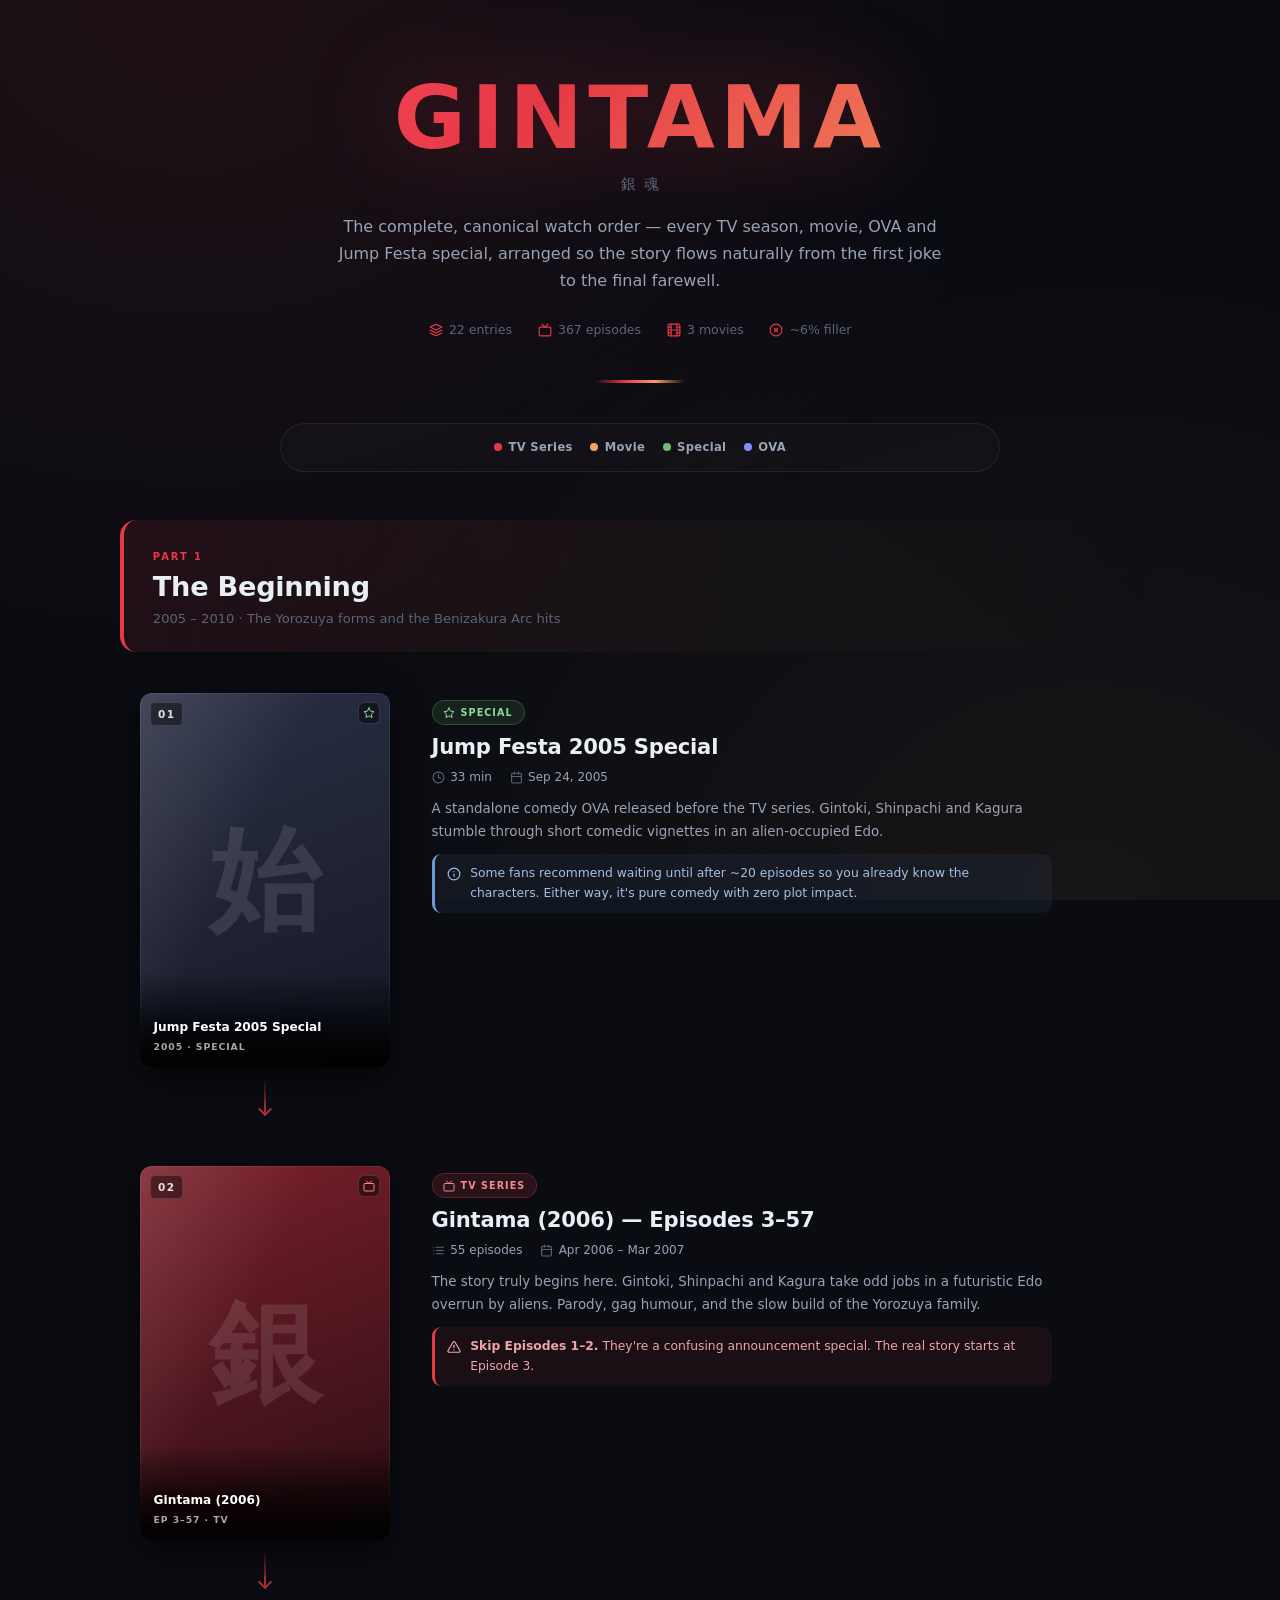
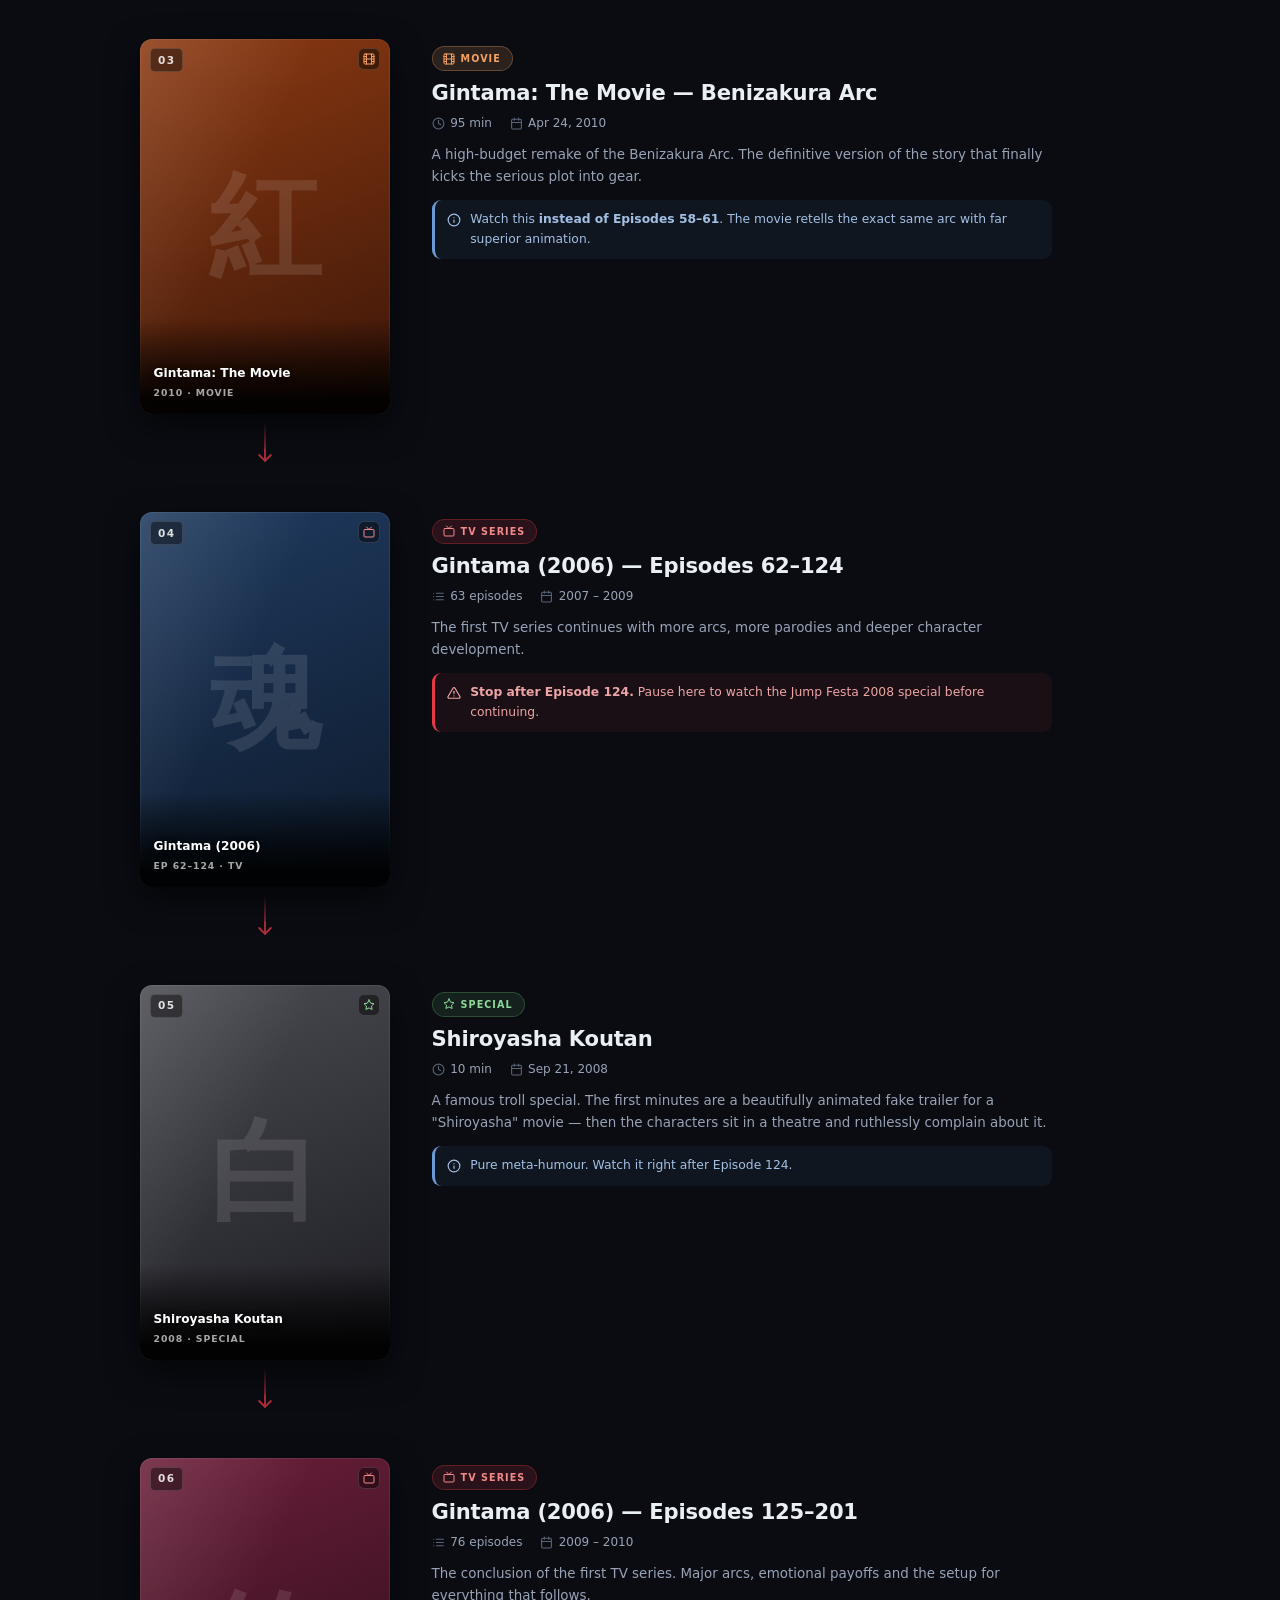
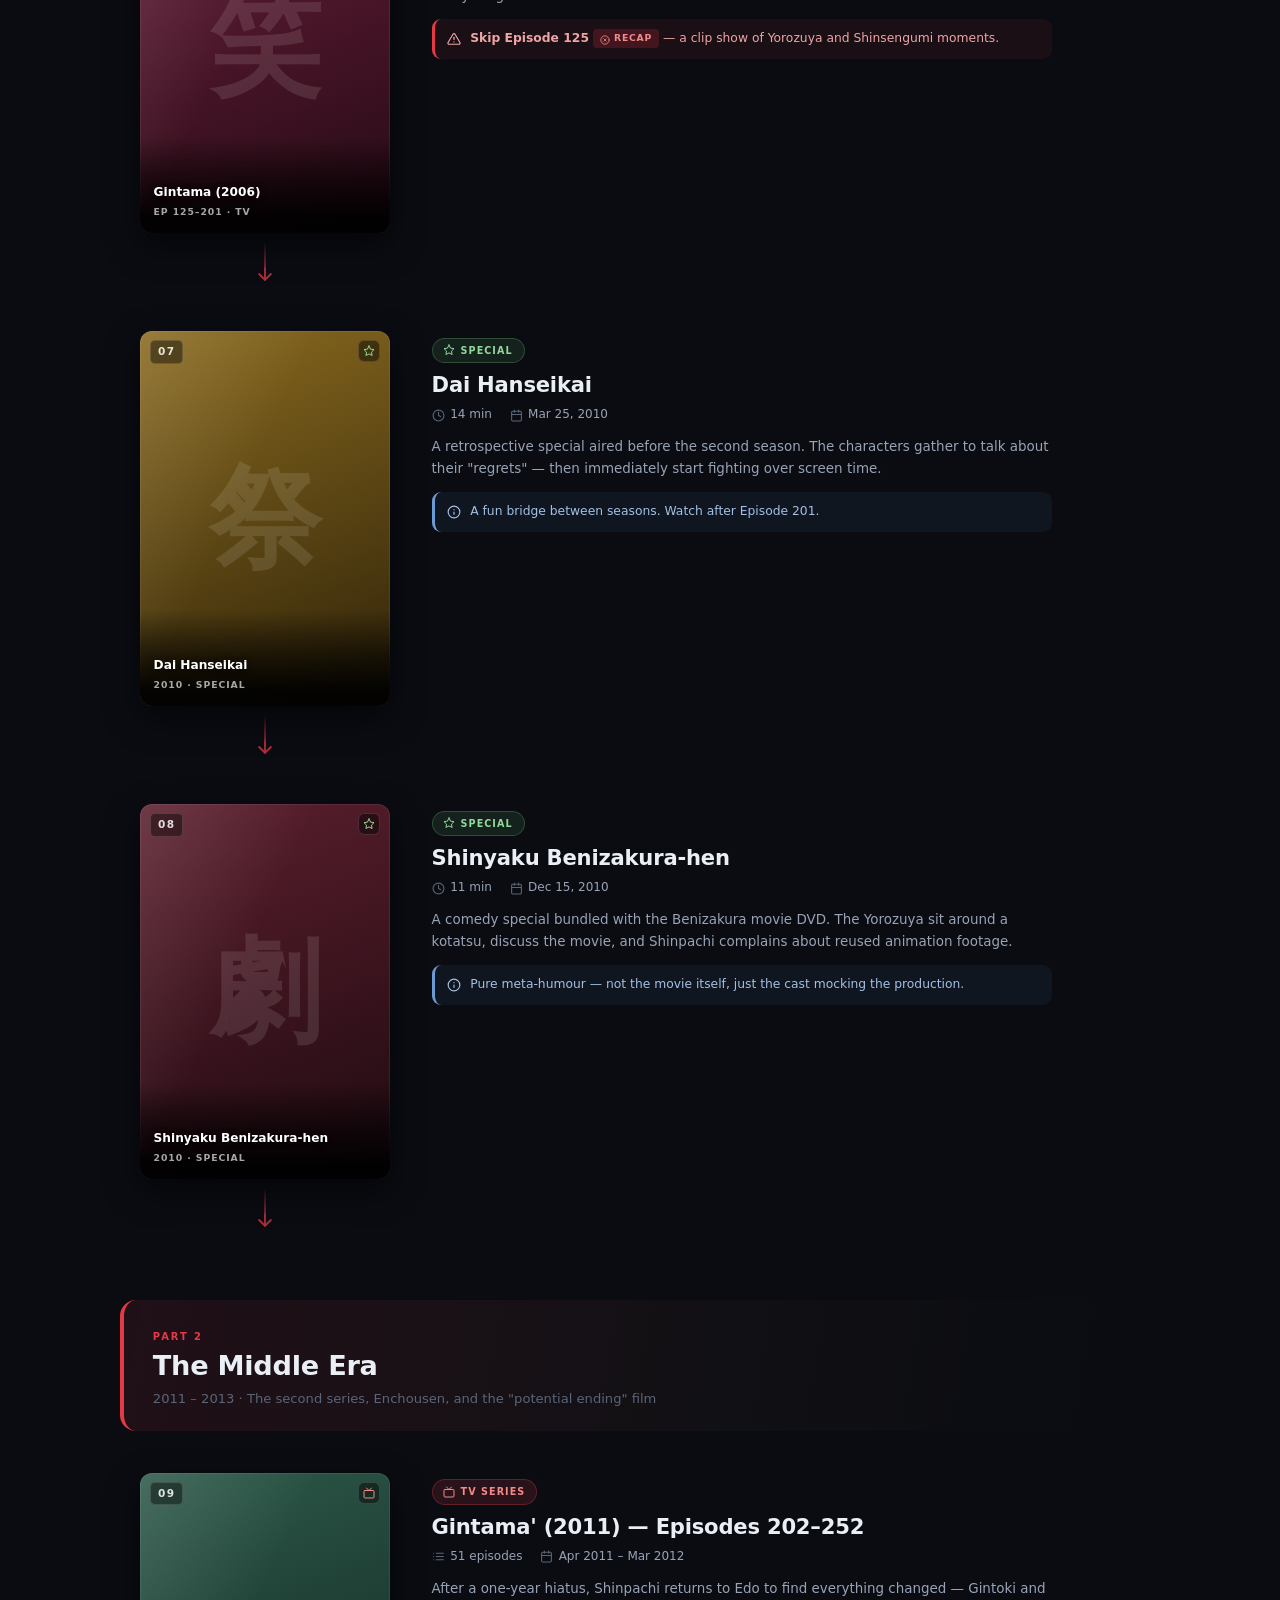
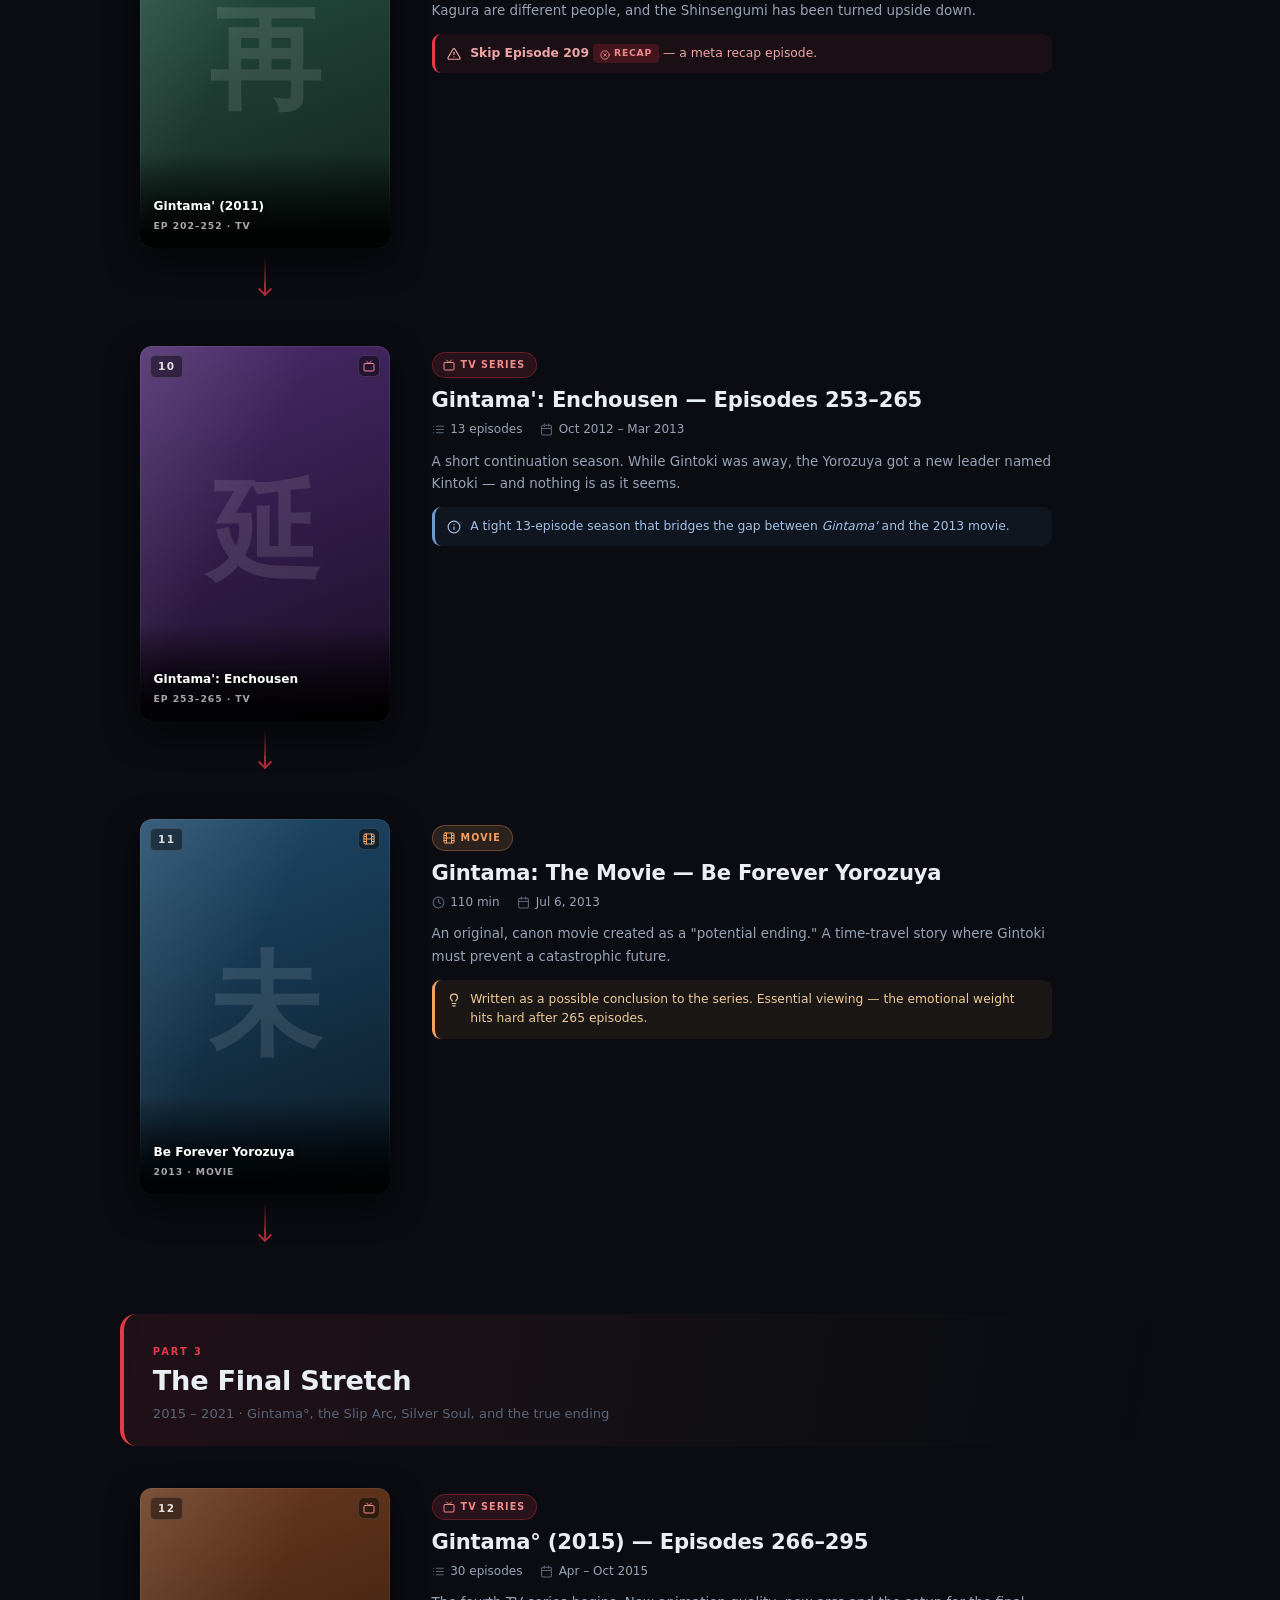
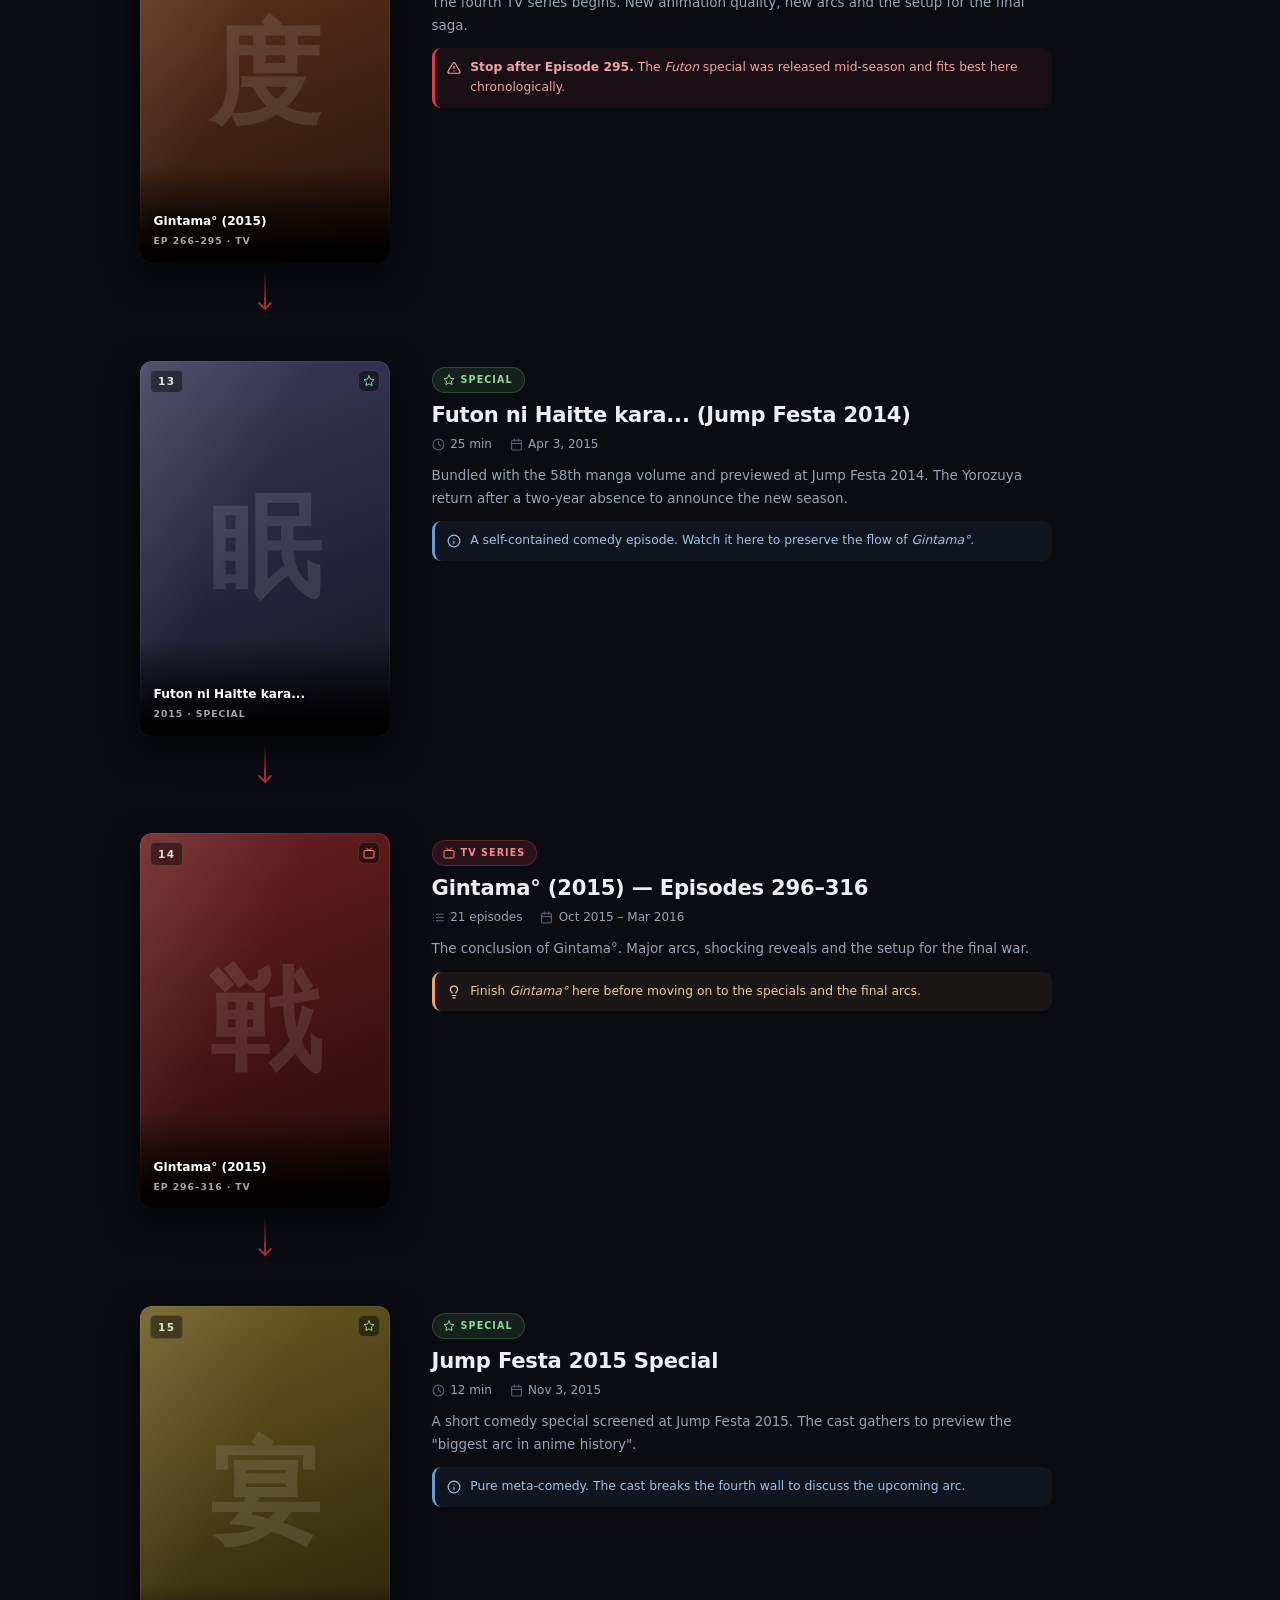
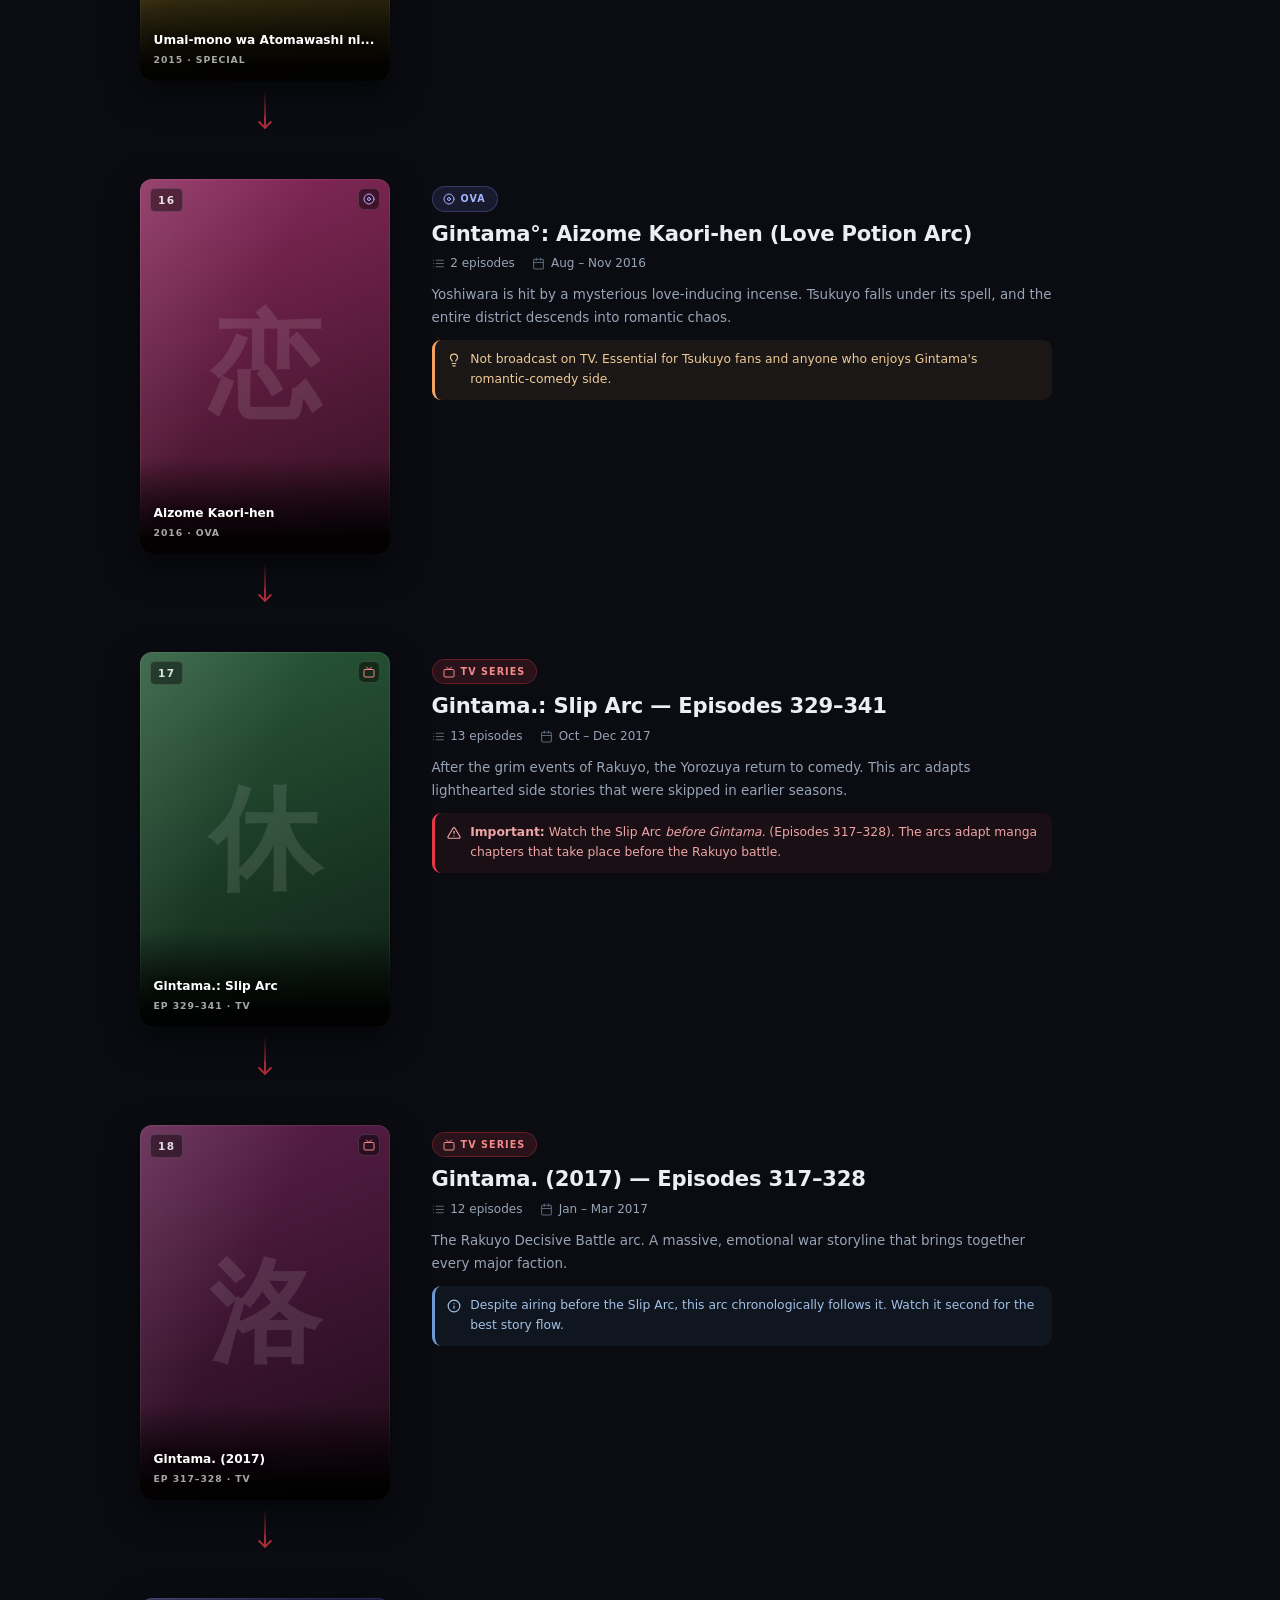
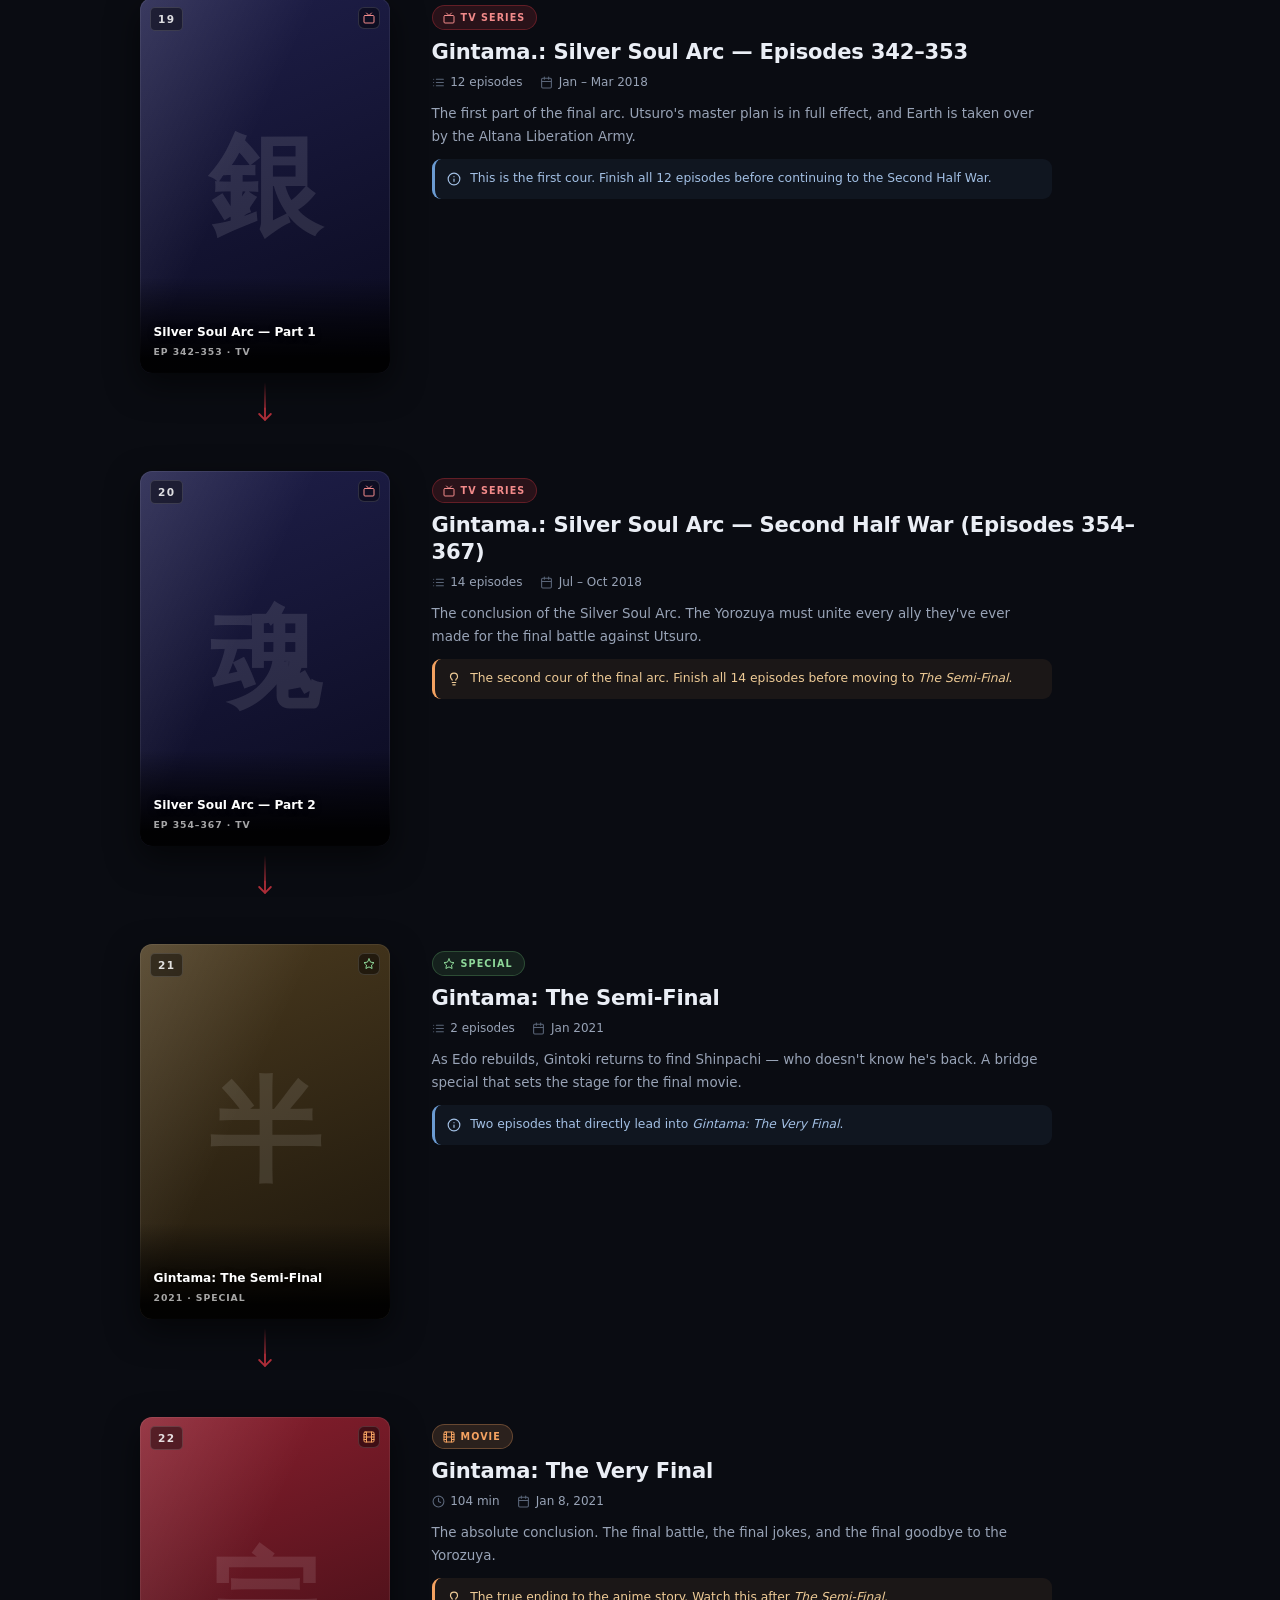
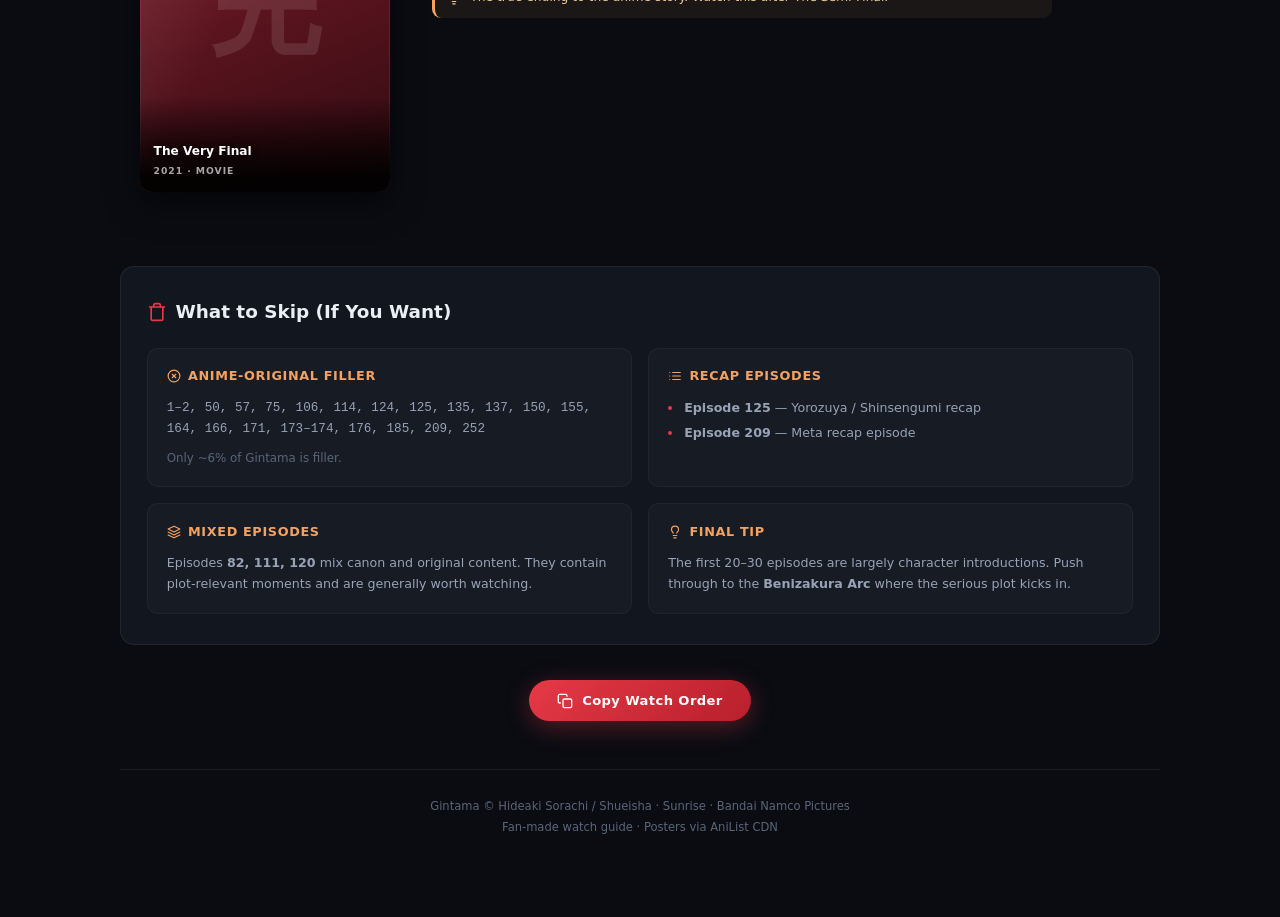
<file: anime/gintama-watch-order-ds.html>
<!DOCTYPE html>
<html lang="en">
<head>
<meta charset="UTF-8">
<meta name="viewport" content="width=device-width, initial-scale=1.0">
<title>Gintama — Complete Watch Order</title>
<style>
  *, *::before, *::after { margin: 0; padding: 0; box-sizing: border-box; }
  :root {
    --bg-deep: #0a0c12; --bg-card: #12161f; --accent: #e63946;
    --accent-soft: rgba(230, 57, 70, 0.35); --gold: #f4a261;
    --text-primary: #eaeef5; --text-secondary: #98a3b6;
    --text-muted: #5a6578; --border: rgba(255, 255, 255, 0.07);
    --radius: 14px;
  }
  html { scroll-behavior: smooth; }
  body {
    font-family: 'Segoe UI', 'Hiragino Sans', 'Noto Sans JP', system-ui, -apple-system, sans-serif;
    background: var(--bg-deep); color: var(--text-primary);
    line-height: 1.6; -webkit-font-smoothing: antialiased; overflow-x: hidden;
  }
  body::before {
    content: ''; position: fixed; inset: 0;
    background: radial-gradient(ellipse at 15% 0%, rgba(230,57,70,0.09) 0%, transparent 55%),
                radial-gradient(ellipse at 85% 100%, rgba(244,162,97,0.06) 0%, transparent 55%);
    pointer-events: none; z-index: 0;
  }
  .wrapper { position: relative; z-index: 1; max-width: 1080px; margin: 0 auto; padding: 2rem 1.25rem 5rem; }
  .icon { display: inline-block; width: 1em; height: 1em; flex-shrink: 0; vertical-align: -0.125em;
    fill: none; stroke: currentColor; stroke-width: 2; stroke-linecap: round; stroke-linejoin: round; }
  header { text-align: center; padding: 2.5rem 0 0.5rem; }
  .logo {
    font-size: clamp(2.8rem, 9vw, 5.5rem); font-weight: 900; letter-spacing: 0.06em; line-height: 1.05;
    background: linear-gradient(135deg, #ff4d5e 0%, #e63946 40%, #f4a261 100%);
    -webkit-background-clip: text; background-clip: text; -webkit-text-fill-color: transparent;
    filter: drop-shadow(0 0 45px rgba(230,57,70,0.35)); user-select: none;
  }
  .logo-jp { display: block; font-size: clamp(0.7rem, 2.2vw, 0.95rem); font-weight: 400;
    letter-spacing: 0.55em; color: var(--text-muted); margin-top: 0.5rem; text-indent: 0.55em; }
  .subtitle { margin: 1rem auto 0; font-size: clamp(0.85rem, 2.2vw, 1rem);
    color: var(--text-secondary); max-width: 620px; line-height: 1.7; }
  .stats { display: flex; flex-wrap: wrap; justify-content: center; gap: 0.6rem 1.6rem;
    margin-top: 1.6rem; font-size: 0.78rem; color: var(--text-muted); }
  .stat { display: inline-flex; align-items: center; gap: 0.4rem; }
  .stat .icon { color: var(--accent); width: 14px; height: 14px; }
  .divider { width: 90px; height: 3px; margin: 2rem auto 2.5rem;
    background: linear-gradient(90deg, transparent, var(--accent), var(--gold), transparent); border-radius: 99px; }
  .legend { display: flex; flex-wrap: wrap; justify-content: center; gap: 0.5rem 1.1rem;
    margin-bottom: 3rem; padding: 0.9rem 1.2rem; background: rgba(255,255,255,0.02);
    border: 1px solid var(--border); border-radius: 99px; max-width: 720px; margin-left: auto; margin-right: auto; }
  .legend-item { display: inline-flex; align-items: center; gap: 0.4rem;
    font-size: 0.72rem; font-weight: 600; letter-spacing: 0.03em; color: var(--text-secondary); }
  .legend-dot { width: 8px; height: 8px; border-radius: 50%; flex-shrink: 0; }
  .part-head { position: relative; margin: 2.5rem 0 1.5rem; padding: 1.4rem 1.6rem 1.4rem 1.8rem;
    background: linear-gradient(100deg, rgba(230,57,70,0.10), rgba(244,162,97,0.03) 60%, transparent);
    border-radius: 16px; border-left: 4px solid var(--accent); }
  .part-head:first-of-type { margin-top: 0; }
  .part-label { display: inline-block; font-size: 0.62rem; font-weight: 800;
    letter-spacing: 0.2em; text-transform: uppercase; color: var(--accent); margin-bottom: 0.35rem; }
  .part-title { font-size: clamp(1.25rem, 3.6vw, 1.7rem); font-weight: 900;
    letter-spacing: -0.01em; line-height: 1.2; }
  .part-sub { font-size: 0.82rem; color: var(--text-muted); margin-top: 0.3rem; }

  /* ══════════ ROADMAP & ENTRY LAYOUT ══════════ */
  .roadmap { display: flex; flex-direction: column; max-width: 1000px; margin: 0 auto; }

  /* Mobile: poster → info → arrow */
  .entry { display: flex; flex-direction: column; gap: 1.25rem; padding: 1.1rem 0; }
  .visual { display: contents; }
  .poster { order: 1; align-self: center; }
  .info { order: 2; }
  .connector { order: 3; align-self: center; }

  /* Desktop: two-column grid (poster+arrow | info) */
  @media (min-width: 820px) {
    .entry {
      display: grid;
      grid-template-columns: 250px 1fr;
      gap: 2.6rem;
      align-items: start;
    }
    .visual {
      display: flex;
      flex-direction: column;
      align-items: center;
      width: 100%;
    }
    .poster, .info, .connector {
      order: initial;
      align-self: auto;
    }
  }

  .poster { position: relative; width: 100%; max-width: 205px; aspect-ratio: 2 / 3;
    border-radius: 12px; overflow: hidden; background: linear-gradient(158deg, var(--c1), var(--c2));
    box-shadow: 0 12px 32px rgba(0,0,0,0.55), 0 0 0 1px rgba(255,255,255,0.07) inset;
    transition: transform 0.35s cubic-bezier(0.25,0.8,0.25,1), box-shadow 0.35s cubic-bezier(0.25,0.8,0.25,1); }
  @media (min-width: 820px) { .poster { max-width: 250px; } }
  .entry:hover .poster { transform: translateY(-6px) scale(1.025);
    box-shadow: 0 20px 48px rgba(0,0,0,0.65), 0 0 36px var(--accent-soft), 0 0 0 1px rgba(255,255,255,0.12) inset; }
  .poster-img { position: absolute; inset: 0; z-index: 0; width: 100%; height: 100%;
    object-fit: cover; object-position: center; opacity: 0; transition: opacity 0.6s ease; }
  .poster-img.loaded { opacity: 1; }
  .poster::after { content: ''; position: absolute; inset: 0; z-index: 2;
    background: linear-gradient(115deg, rgba(255,255,255,0.12) 0%, transparent 42%); pointer-events: none; }
  .poster-kanji { position: absolute; inset: 0; z-index: 1; display: grid; place-items: center;
    font-size: 7rem; font-weight: 900; color: rgba(255,255,255,0.11); line-height: 1;
    user-select: none; font-family: 'Hiragino Mincho ProN', 'Yu Mincho', serif; transition: color 0.4s ease; }
  .poster.has-img .poster-kanji { color: rgba(255,255,255,0.06); }
  .poster-num { position: absolute; top: 9px; left: 10px; z-index: 3; font-size: 0.66rem;
    font-weight: 800; letter-spacing: 0.12em; color: rgba(255,255,255,0.85);
    background: rgba(0,0,0,0.42); border: 1px solid rgba(255,255,255,0.14);
    padding: 0.14rem 0.44rem; border-radius: 5px; backdrop-filter: blur(6px); }
  .poster-format { position: absolute; top: 9px; right: 10px; z-index: 3; width: 22px; height: 22px;
    display: grid; place-items: center; border-radius: 6px; background: rgba(0,0,0,0.45);
    border: 1px solid rgba(255,255,255,0.14); backdrop-filter: blur(6px); }
  .poster-format .icon { width: 12px; height: 12px; }
  .poster-foot { position: absolute; left: 0; right: 0; bottom: 0; z-index: 3;
    padding: 3rem 0.85rem 0.85rem; background: linear-gradient(to top, rgba(0,0,0,0.94) 15%, rgba(0,0,0,0.55) 55%, transparent); }
  .poster-title { display: block; font-size: 0.76rem; font-weight: 800; line-height: 1.3;
    color: #fff; text-shadow: 0 1px 6px rgba(0,0,0,0.7); }
  .poster-sub { display: block; font-size: 0.58rem; font-weight: 600; letter-spacing: 0.1em;
    text-transform: uppercase; color: rgba(255,255,255,0.65); margin-top: 0.28rem; }
  .connector { display: flex; flex-direction: column; align-items: center;
    padding: 0.55rem 0 0.75rem; color: var(--accent); opacity: 0.75; }
  .connector .line { width: 2px; height: 26px;
    background: linear-gradient(to bottom, transparent, rgba(230,57,70,0.7)); border-radius: 2px; }
  .connector .chev { width: 20px; height: 20px; margin-top: -4px; fill: none;
    stroke: currentColor; stroke-width: 2.2; stroke-linecap: round; stroke-linejoin: round; }
  .entry:hover .connector { opacity: 1; }
  .info { min-width: 0; padding-top: 0.2rem; }
  @media (min-width: 820px) { .info { padding-top: 0.4rem; } }
  .info-head { display: flex; align-items: center; gap: 0.55rem; flex-wrap: wrap; margin-bottom: 0.5rem; }
  .badge { display: inline-flex; align-items: center; gap: 0.32rem; font-size: 0.6rem;
    font-weight: 800; letter-spacing: 0.11em; text-transform: uppercase;
    padding: 0.26rem 0.68rem; border-radius: 99px; white-space: nowrap; }
  .badge .icon { width: 12px; height: 12px; }
  .badge--tv { background: rgba(230,57,70,0.14); color: #f28a8a; border: 1px solid rgba(230,57,70,0.3); }
  .badge--movie { background: rgba(244,162,97,0.14); color: var(--gold); border: 1px solid rgba(244,162,97,0.3); }
  .badge--special { background: rgba(108,191,117,0.12); color: #8fd99a; border: 1px solid rgba(108,191,117,0.28); }
  .badge--ova { background: rgba(129,140,248,0.12); color: #a5b4fc; border: 1px solid rgba(129,140,248,0.28); }
  .entry-title { font-size: clamp(1.05rem, 2.6vw, 1.32rem); font-weight: 800;
    line-height: 1.28; letter-spacing: -0.01em; margin-bottom: 0.45rem; }
  .meta { display: flex; flex-wrap: wrap; gap: 0.4rem 1.1rem;
    font-size: 0.75rem; color: var(--text-secondary); margin-bottom: 0.7rem; }
  .meta span { display: inline-flex; align-items: center; gap: 0.35rem; }
  .meta .icon { width: 13px; height: 13px; color: var(--text-muted); }
  .synopsis { font-size: 0.84rem; line-height: 1.68; color: var(--text-secondary); max-width: 620px; }
  .note { display: flex; gap: 0.55rem; padding: 0.62rem 0.8rem; border-radius: 9px;
    font-size: 0.77rem; line-height: 1.6; margin-top: 0.7rem; max-width: 620px; border-left: 3px solid; }
  .note .icon { width: 14px; height: 14px; margin-top: 3px; }
  .note p { margin: 0; }
  .note--info { background: rgba(100,150,220,0.07); border-color: #6b9bd2; color: #a3c0e4; }
  .note--warn { background: rgba(230,57,70,0.07); border-color: var(--accent); color: #eea5a5; }
  .note--tip { background: rgba(244,162,97,0.07); border-color: var(--gold); color: #eecb96; }
  .skip-tag { display: inline-flex; align-items: center; gap: 0.25rem; font-size: 0.58rem;
    font-weight: 800; letter-spacing: 0.08em; text-transform: uppercase;
    padding: 0.13rem 0.45rem; border-radius: 4px; background: rgba(230,57,70,0.2); color: #f28a8a; vertical-align: middle; }
  .skip-tag .icon { width: 10px; height: 10px; }
  .info-section { margin-top: 3.5rem; padding: 1.9rem 1.6rem;
    background: var(--bg-card); border: 1px solid var(--border); border-radius: var(--radius); }
  .info-section h2 { font-size: 1.15rem; font-weight: 800; margin-bottom: 1.3rem;
    display: flex; align-items: center; gap: 0.55rem; }
  .info-section h2 .icon { width: 20px; height: 20px; color: var(--accent); }
  .info-grid { display: grid; gap: 1rem; }
  @media (min-width: 660px) { .info-grid { grid-template-columns: 1fr 1fr; } }
  .info-block { background: rgba(255,255,255,0.022); border: 1px solid rgba(255,255,255,0.04);
    border-radius: 11px; padding: 1.1rem 1.2rem; }
  .info-block h3 { display: flex; align-items: center; gap: 0.45rem; font-size: 0.8rem;
    font-weight: 800; letter-spacing: 0.05em; text-transform: uppercase; margin-bottom: 0.7rem; color: var(--gold); }
  .info-block h3 .icon { width: 14px; height: 14px; }
  .info-block p, .info-block li { font-size: 0.79rem; line-height: 1.65; color: var(--text-secondary); }
  .info-block ul { list-style: none; }
  .info-block ul li { position: relative; padding-left: 1rem; margin-bottom: 0.3rem; }
  .info-block ul li::before { content: ''; position: absolute; left: 0; top: 0.62em;
    width: 4px; height: 4px; border-radius: 50%; background: var(--accent); }
  .ep-list { font-family: 'SF Mono', 'Fira Code', 'Consolas', monospace;
    font-size: 0.74rem; line-height: 1.85; color: var(--text-secondary); word-break: break-word; }
  .copy-bar { display: flex; justify-content: center; margin-top: 2.2rem; }
  .copy-btn { display: inline-flex; align-items: center; gap: 0.55rem;
    background: linear-gradient(135deg, var(--accent), #b81f2c); color: #fff; border: none;
    padding: 0.78rem 1.8rem; border-radius: 99px; font-size: 0.82rem; font-weight: 700;
    letter-spacing: 0.03em; font-family: inherit; cursor: pointer;
    transition: transform 0.2s, box-shadow 0.2s; box-shadow: 0 6px 24px var(--accent-soft); }
  .copy-btn .icon { width: 16px; height: 16px; }
  .copy-btn:hover { transform: translateY(-2px); box-shadow: 0 10px 34px var(--accent-soft); }
  .copy-btn:active { transform: translateY(0); }
  .copy-btn .check-icon { display: none; }
  .copy-btn.copied .copy-icon { display: none; }
  .copy-btn.copied .check-icon { display: inline-block; }
  .footer { text-align: center; margin-top: 3rem; padding-top: 1.6rem;
    border-top: 1px solid var(--border); font-size: 0.72rem; color: var(--text-muted); line-height: 1.8; }
  ::-webkit-scrollbar { width: 9px; }
  ::-webkit-scrollbar-track { background: var(--bg-deep); }
  ::-webkit-scrollbar-thumb { background: #262d3d; border-radius: 99px; }
  ::-webkit-scrollbar-thumb:hover { background: #363f54; }
  @media (max-width: 480px) {
    .wrapper { padding: 1rem 0.9rem 3.5rem; }
    .poster { max-width: 185px; } .poster-kanji { font-size: 5.5rem; }
    .part-head { padding: 1.1rem 1.1rem 1.1rem 1.3rem; }
    .legend { border-radius: 16px; padding: 0.8rem 1rem; }
    .note { font-size: 0.75rem; }
  }
</style>
</head>
<body>

<svg xmlns="http://www.w3.org/2000/svg" style="display:none" aria-hidden="true">
  <symbol id="i-tv" viewBox="0 0 24 24"><rect x="2" y="7" width="20" height="15" rx="2"/><polyline points="17 2 12 7 7 2"/></symbol>
  <symbol id="i-film" viewBox="0 0 24 24"><rect x="2" y="2" width="20" height="20" rx="2.2"/><line x1="7" y1="2" x2="7" y2="22"/><line x1="17" y1="2" x2="17" y2="22"/><line x1="2" y1="12" x2="22" y2="12"/><line x1="2" y1="7" x2="7" y2="7"/><line x1="2" y1="17" x2="7" y2="17"/><line x1="17" y1="17" x2="22" y2="17"/><line x1="17" y1="7" x2="22" y2="7"/></symbol>
  <symbol id="i-star" viewBox="0 0 24 24"><polygon points="12 2 15.09 8.26 22 9.27 17 14.14 18.18 21.02 12 17.77 5.82 21.02 7 14.14 2 9.27 8.91 8.26 12 2"/></symbol>
  <symbol id="i-disc" viewBox="0 0 24 24"><circle cx="12" cy="12" r="10"/><circle cx="12" cy="12" r="3"/></symbol>
  <symbol id="i-clock" viewBox="0 0 24 24"><circle cx="12" cy="12" r="10"/><polyline points="12 6 12 12 16 14"/></symbol>
  <symbol id="i-calendar" viewBox="0 0 24 24"><rect x="3" y="4" width="18" height="18" rx="2"/><line x1="16" y1="2" x2="16" y2="6"/><line x1="8" y1="2" x2="8" y2="6"/><line x1="3" y1="10" x2="21" y2="10"/></symbol>
  <symbol id="i-alert" viewBox="0 0 24 24"><path d="M10.29 3.86 1.82 18a2 2 0 0 0 1.71 3h16.94a2 2 0 0 0 1.71-3L13.71 3.86a2 2 0 0 0-3.42 0z"/><line x1="12" y1="9" x2="12" y2="13"/><line x1="12" y1="17" x2="12.01" y2="17"/></symbol>
  <symbol id="i-info" viewBox="0 0 24 24"><circle cx="12" cy="12" r="10"/><line x1="12" y1="16" x2="12" y2="12"/><line x1="12" y1="8" x2="12.01" y2="8"/></symbol>
  <symbol id="i-skip" viewBox="0 0 24 24"><circle cx="12" cy="12" r="10"/><line x1="15" y1="9" x2="9" y2="15"/><line x1="9" y1="9" x2="15" y2="15"/></symbol>
  <symbol id="i-arrow-down" viewBox="0 0 24 24"><line x1="12" y1="5" x2="12" y2="19"/><polyline points="19 12 12 19 5 12"/></symbol>
  <symbol id="i-copy" viewBox="0 0 24 24"><rect x="9" y="9" width="13" height="13" rx="2"/><path d="M5 15H4a2 2 0 0 1-2-2V4a2 2 0 0 1 2-2h9a2 2 0 0 1 2 2v1"/></symbol>
  <symbol id="i-check" viewBox="0 0 24 24"><polyline points="20 6 9 17 4 12"/></symbol>
  <symbol id="i-bulb" viewBox="0 0 24 24"><path d="M9 18h6"/><path d="M10 22h4"/><path d="M15.09 14c.18-.98.65-1.74 1.41-2.5A4.65 4.65 0 0 0 18 8 6 6 0 0 0 6 8c0 1 .23 2.23 1.5 3.5A4.61 4.61 0 0 1 8.91 14"/></symbol>
  <symbol id="i-trash" viewBox="0 0 24 24"><polyline points="3 6 5 6 21 6"/><path d="M19 6v14a2 2 0 0 1-2 2H7a2 2 0 0 1-2-2V6m3 0V4a2 2 0 0 1 2-2h4a2 2 0 0 1 2 2v2"/></symbol>
  <symbol id="i-list" viewBox="0 0 24 24"><line x1="8" y1="6" x2="21" y2="6"/><line x1="8" y1="12" x2="21" y2="12"/><line x1="8" y1="18" x2="21" y2="18"/><line x1="3" y1="6" x2="3.01" y2="6"/><line x1="3" y1="12" x2="3.01" y2="12"/><line x1="3" y1="18" x2="3.01" y2="18"/></symbol>
  <symbol id="i-layers" viewBox="0 0 24 24"><polygon points="12 2 2 7 12 12 22 7 12 2"/><polyline points="2 17 12 22 22 17"/><polyline points="2 12 12 17 22 12"/></symbol>
</svg>

<div class="wrapper">
  <header>
    <div class="logo">GINTAMA</div>
    <span class="logo-jp">銀魂</span>
    <p class="subtitle">The complete, canonical watch order — every TV season, movie, OVA and Jump Festa special, arranged so the story flows naturally from the first joke to the final farewell.</p>
    <div class="stats">
      <span class="stat"><svg class="icon"><use href="#i-layers"/></svg> 22 entries</span>
      <span class="stat"><svg class="icon"><use href="#i-tv"/></svg> 367 episodes</span>
      <span class="stat"><svg class="icon"><use href="#i-film"/></svg> 3 movies</span>
      <span class="stat"><svg class="icon"><use href="#i-skip"/></svg> ~6% filler</span>
    </div>
  </header>

  <div class="divider"></div>

  <div class="legend">
    <span class="legend-item"><span class="legend-dot" style="background:#e63946"></span> TV Series</span>
    <span class="legend-item"><span class="legend-dot" style="background:#f4a261"></span> Movie</span>
    <span class="legend-item"><span class="legend-dot" style="background:#6cbf75"></span> Special</span>
    <span class="legend-item"><span class="legend-dot" style="background:#818cf8"></span> OVA</span>
  </div>

  <!-- ═══════════ PART 1 ═══════════ -->
  <div class="part-head">
    <span class="part-label">Part 1</span>
    <h2 class="part-title">The Beginning</h2>
    <p class="part-sub">2005 – 2010 &middot; The Yorozuya forms and the Benizakura Arc hits</p>
  </div>

  <div class="roadmap">

    <article class="entry" id="e1">
      <div class="visual">
        <div class="poster" style="--c1:#2b2f45;--c2:#141826">
          <span class="poster-num">01</span>
          <span class="poster-format"><svg class="icon" style="color:#8fd99a"><use href="#i-star"/></svg></span>
          <span class="poster-kanji">始</span>
          <div class="poster-foot"><span class="poster-title">Jump Festa 2005 Special</span><span class="poster-sub">2005 &middot; Special</span></div>
        </div>
        <div class="connector"><span class="line"></span><svg class="chev"><use href="#i-arrow-down"/></svg></div>
      </div>
      <div class="info">
        <div class="info-head"><span class="badge badge--special"><svg class="icon"><use href="#i-star"/></svg> Special</span></div>
        <h3 class="entry-title">Jump Festa 2005 Special</h3>
        <div class="meta"><span><svg class="icon"><use href="#i-clock"/></svg> 33 min</span><span><svg class="icon"><use href="#i-calendar"/></svg> Sep 24, 2005</span></div>
        <p class="synopsis">A standalone comedy OVA released before the TV series. Gintoki, Shinpachi and Kagura stumble through short comedic vignettes in an alien-occupied Edo.</p>
        <div class="note note--info"><svg class="icon"><use href="#i-info"/></svg><p>Some fans recommend waiting until after ~20 episodes so you already know the characters. Either way, it's pure comedy with zero plot impact.</p></div>
      </div>
    </article>

    <article class="entry" id="e2">
      <div class="visual">
        <div class="poster" style="--c1:#7a1f2b;--c2:#2a0d13">
          <span class="poster-num">02</span>
          <span class="poster-format"><svg class="icon" style="color:#f28a8a"><use href="#i-tv"/></svg></span>
          <span class="poster-kanji">銀</span>
          <div class="poster-foot"><span class="poster-title">Gintama (2006)</span><span class="poster-sub">Ep 3–57 &middot; TV</span></div>
        </div>
        <div class="connector"><span class="line"></span><svg class="chev"><use href="#i-arrow-down"/></svg></div>
      </div>
      <div class="info">
        <div class="info-head"><span class="badge badge--tv"><svg class="icon"><use href="#i-tv"/></svg> TV Series</span></div>
        <h3 class="entry-title">Gintama (2006) — Episodes 3–57</h3>
        <div class="meta"><span><svg class="icon"><use href="#i-list"/></svg> 55 episodes</span><span><svg class="icon"><use href="#i-calendar"/></svg> Apr 2006 – Mar 2007</span></div>
        <p class="synopsis">The story truly begins here. Gintoki, Shinpachi and Kagura take odd jobs in a futuristic Edo overrun by aliens. Parody, gag humour, and the slow build of the Yorozuya family.</p>
        <div class="note note--warn"><svg class="icon"><use href="#i-alert"/></svg><p><strong>Skip Episodes 1–2.</strong> They're a confusing announcement special. The real story starts at Episode 3.</p></div>
      </div>
    </article>

    <article class="entry" id="e3">
      <div class="visual">
        <div class="poster" style="--c1:#8c3a12;--c2:#3a1508">
          <span class="poster-num">03</span>
          <span class="poster-format"><svg class="icon" style="color:#f4a261"><use href="#i-film"/></svg></span>
          <span class="poster-kanji">紅</span>
          <div class="poster-foot"><span class="poster-title">Gintama: The Movie</span><span class="poster-sub">2010 &middot; Movie</span></div>
        </div>
        <div class="connector"><span class="line"></span><svg class="chev"><use href="#i-arrow-down"/></svg></div>
      </div>
      <div class="info">
        <div class="info-head"><span class="badge badge--movie"><svg class="icon"><use href="#i-film"/></svg> Movie</span></div>
        <h3 class="entry-title">Gintama: The Movie — Benizakura Arc</h3>
        <div class="meta"><span><svg class="icon"><use href="#i-clock"/></svg> 95 min</span><span><svg class="icon"><use href="#i-calendar"/></svg> Apr 24, 2010</span></div>
        <p class="synopsis">A high-budget remake of the Benizakura Arc. The definitive version of the story that finally kicks the serious plot into gear.</p>
        <div class="note note--info"><svg class="icon"><use href="#i-info"/></svg><p>Watch this <strong>instead of Episodes 58–61</strong>. The movie retells the exact same arc with far superior animation.</p></div>
      </div>
    </article>

    <article class="entry" id="e4">
      <div class="visual">
        <div class="poster" style="--c1:#1f3a5f;--c2:#0d1a2b">
          <span class="poster-num">04</span>
          <span class="poster-format"><svg class="icon" style="color:#f28a8a"><use href="#i-tv"/></svg></span>
          <span class="poster-kanji">魂</span>
          <div class="poster-foot"><span class="poster-title">Gintama (2006)</span><span class="poster-sub">Ep 62–124 &middot; TV</span></div>
        </div>
        <div class="connector"><span class="line"></span><svg class="chev"><use href="#i-arrow-down"/></svg></div>
      </div>
      <div class="info">
        <div class="info-head"><span class="badge badge--tv"><svg class="icon"><use href="#i-tv"/></svg> TV Series</span></div>
        <h3 class="entry-title">Gintama (2006) — Episodes 62–124</h3>
        <div class="meta"><span><svg class="icon"><use href="#i-list"/></svg> 63 episodes</span><span><svg class="icon"><use href="#i-calendar"/></svg> 2007 – 2009</span></div>
        <p class="synopsis">The first TV series continues with more arcs, more parodies and deeper character development.</p>
        <div class="note note--warn"><svg class="icon"><use href="#i-alert"/></svg><p><strong>Stop after Episode 124.</strong> Pause here to watch the Jump Festa 2008 special before continuing.</p></div>
      </div>
    </article>

    <article class="entry" id="e5">
      <div class="visual">
        <div class="poster" style="--c1:#4a4a52;--c2:#1c1c22">
          <span class="poster-num">05</span>
          <span class="poster-format"><svg class="icon" style="color:#8fd99a"><use href="#i-star"/></svg></span>
          <span class="poster-kanji">白</span>
          <div class="poster-foot"><span class="poster-title">Shiroyasha Koutan</span><span class="poster-sub">2008 &middot; Special</span></div>
        </div>
        <div class="connector"><span class="line"></span><svg class="chev"><use href="#i-arrow-down"/></svg></div>
      </div>
      <div class="info">
        <div class="info-head"><span class="badge badge--special"><svg class="icon"><use href="#i-star"/></svg> Special</span></div>
        <h3 class="entry-title">Shiroyasha Koutan</h3>
        <div class="meta"><span><svg class="icon"><use href="#i-clock"/></svg> 10 min</span><span><svg class="icon"><use href="#i-calendar"/></svg> Sep 21, 2008</span></div>
        <p class="synopsis">A famous troll special. The first minutes are a beautifully animated fake trailer for a "Shiroyasha" movie — then the characters sit in a theatre and ruthlessly complain about it.</p>
        <div class="note note--info"><svg class="icon"><use href="#i-info"/></svg><p>Pure meta-humour. Watch it right after Episode 124.</p></div>
      </div>
    </article>

    <article class="entry" id="e6">
      <div class="visual">
        <div class="poster" style="--c1:#6b1f3a;--c2:#240a14">
          <span class="poster-num">06</span>
          <span class="poster-format"><svg class="icon" style="color:#f28a8a"><use href="#i-tv"/></svg></span>
          <span class="poster-kanji">笑</span>
          <div class="poster-foot"><span class="poster-title">Gintama (2006)</span><span class="poster-sub">Ep 125–201 &middot; TV</span></div>
        </div>
        <div class="connector"><span class="line"></span><svg class="chev"><use href="#i-arrow-down"/></svg></div>
      </div>
      <div class="info">
        <div class="info-head"><span class="badge badge--tv"><svg class="icon"><use href="#i-tv"/></svg> TV Series</span></div>
        <h3 class="entry-title">Gintama (2006) — Episodes 125–201</h3>
        <div class="meta"><span><svg class="icon"><use href="#i-list"/></svg> 76 episodes</span><span><svg class="icon"><use href="#i-calendar"/></svg> 2009 – 2010</span></div>
        <p class="synopsis">The conclusion of the first TV series. Major arcs, emotional payoffs and the setup for everything that follows.</p>
        <div class="note note--warn"><svg class="icon"><use href="#i-alert"/></svg><p><strong>Skip Episode 125</strong> <span class="skip-tag"><svg class="icon"><use href="#i-skip"/></svg>Recap</span> — a clip show of Yorozuya and Shinsengumi moments.</p></div>
      </div>
    </article>

    <article class="entry" id="e7">
      <div class="visual">
        <div class="poster" style="--c1:#8a6a1f;--c2:#2e2208">
          <span class="poster-num">07</span>
          <span class="poster-format"><svg class="icon" style="color:#8fd99a"><use href="#i-star"/></svg></span>
          <span class="poster-kanji">祭</span>
          <div class="poster-foot"><span class="poster-title">Dai Hanseikai</span><span class="poster-sub">2010 &middot; Special</span></div>
        </div>
        <div class="connector"><span class="line"></span><svg class="chev"><use href="#i-arrow-down"/></svg></div>
      </div>
      <div class="info">
        <div class="info-head"><span class="badge badge--special"><svg class="icon"><use href="#i-star"/></svg> Special</span></div>
        <h3 class="entry-title">Dai Hanseikai</h3>
        <div class="meta"><span><svg class="icon"><use href="#i-clock"/></svg> 14 min</span><span><svg class="icon"><use href="#i-calendar"/></svg> Mar 25, 2010</span></div>
        <p class="synopsis">A retrospective special aired before the second season. The characters gather to talk about their "regrets" — then immediately start fighting over screen time.</p>
        <div class="note note--info"><svg class="icon"><use href="#i-info"/></svg><p>A fun bridge between seasons. Watch after Episode 201.</p></div>
      </div>
    </article>

    <article class="entry" id="e8">
      <div class="visual">
        <div class="poster" style="--c1:#5c1f2e;--c2:#1e0a10">
          <span class="poster-num">08</span>
          <span class="poster-format"><svg class="icon" style="color:#8fd99a"><use href="#i-star"/></svg></span>
          <span class="poster-kanji">劇</span>
          <div class="poster-foot"><span class="poster-title">Shinyaku Benizakura-hen</span><span class="poster-sub">2010 &middot; Special</span></div>
        </div>
        <div class="connector"><span class="line"></span><svg class="chev"><use href="#i-arrow-down"/></svg></div>
      </div>
      <div class="info">
        <div class="info-head"><span class="badge badge--special"><svg class="icon"><use href="#i-star"/></svg> Special</span></div>
        <h3 class="entry-title">Shinyaku Benizakura-hen</h3>
        <div class="meta"><span><svg class="icon"><use href="#i-clock"/></svg> 11 min</span><span><svg class="icon"><use href="#i-calendar"/></svg> Dec 15, 2010</span></div>
        <p class="synopsis">A comedy special bundled with the Benizakura movie DVD. The Yorozuya sit around a kotatsu, discuss the movie, and Shinpachi complains about reused animation footage.</p>
        <div class="note note--info"><svg class="icon"><use href="#i-info"/></svg><p>Pure meta-humour — not the movie itself, just the cast mocking the production.</p></div>
      </div>
    </article>

  </div>

  <!-- ═══════════ PART 2 ═══════════ -->
  <div class="part-head">
    <span class="part-label">Part 2</span>
    <h2 class="part-title">The Middle Era</h2>
    <p class="part-sub">2011 – 2013 &middot; The second series, Enchousen, and the "potential ending" film</p>
  </div>

  <div class="roadmap">

    <article class="entry" id="e9">
      <div class="visual">
        <div class="poster" style="--c1:#2d5a4a;--c2:#0f211b">
          <span class="poster-num">09</span>
          <span class="poster-format"><svg class="icon" style="color:#f28a8a"><use href="#i-tv"/></svg></span>
          <span class="poster-kanji">再</span>
          <div class="poster-foot"><span class="poster-title">Gintama' (2011)</span><span class="poster-sub">Ep 202–252 &middot; TV</span></div>
        </div>
        <div class="connector"><span class="line"></span><svg class="chev"><use href="#i-arrow-down"/></svg></div>
      </div>
      <div class="info">
        <div class="info-head"><span class="badge badge--tv"><svg class="icon"><use href="#i-tv"/></svg> TV Series</span></div>
        <h3 class="entry-title">Gintama' (2011) — Episodes 202–252</h3>
        <div class="meta"><span><svg class="icon"><use href="#i-list"/></svg> 51 episodes</span><span><svg class="icon"><use href="#i-calendar"/></svg> Apr 2011 – Mar 2012</span></div>
        <p class="synopsis">After a one-year hiatus, Shinpachi returns to Edo to find everything changed — Gintoki and Kagura are different people, and the Shinsengumi has been turned upside down.</p>
        <div class="note note--warn"><svg class="icon"><use href="#i-alert"/></svg><p><strong>Skip Episode 209</strong> <span class="skip-tag"><svg class="icon"><use href="#i-skip"/></svg>Recap</span> — a meta recap episode.</p></div>
      </div>
    </article>

    <article class="entry" id="e10">
      <div class="visual">
        <div class="poster" style="--c1:#4a2a6b;--c2:#180d24">
          <span class="poster-num">10</span>
          <span class="poster-format"><svg class="icon" style="color:#f28a8a"><use href="#i-tv"/></svg></span>
          <span class="poster-kanji">延</span>
          <div class="poster-foot"><span class="poster-title">Gintama': Enchousen</span><span class="poster-sub">Ep 253–265 &middot; TV</span></div>
        </div>
        <div class="connector"><span class="line"></span><svg class="chev"><use href="#i-arrow-down"/></svg></div>
      </div>
      <div class="info">
        <div class="info-head"><span class="badge badge--tv"><svg class="icon"><use href="#i-tv"/></svg> TV Series</span></div>
        <h3 class="entry-title">Gintama': Enchousen — Episodes 253–265</h3>
        <div class="meta"><span><svg class="icon"><use href="#i-list"/></svg> 13 episodes</span><span><svg class="icon"><use href="#i-calendar"/></svg> Oct 2012 – Mar 2013</span></div>
        <p class="synopsis">A short continuation season. While Gintoki was away, the Yorozuya got a new leader named Kintoki — and nothing is as it seems.</p>
        <div class="note note--info"><svg class="icon"><use href="#i-info"/></svg><p>A tight 13-episode season that bridges the gap between <em>Gintama'</em> and the 2013 movie.</p></div>
      </div>
    </article>

    <article class="entry" id="e11">
      <div class="visual">
        <div class="poster" style="--c1:#1f4a6b;--c2:#0a1a26">
          <span class="poster-num">11</span>
          <span class="poster-format"><svg class="icon" style="color:#f4a261"><use href="#i-film"/></svg></span>
          <span class="poster-kanji">未</span>
          <div class="poster-foot"><span class="poster-title">Be Forever Yorozuya</span><span class="poster-sub">2013 &middot; Movie</span></div>
        </div>
        <div class="connector"><span class="line"></span><svg class="chev"><use href="#i-arrow-down"/></svg></div>
      </div>
      <div class="info">
        <div class="info-head"><span class="badge badge--movie"><svg class="icon"><use href="#i-film"/></svg> Movie</span></div>
        <h3 class="entry-title">Gintama: The Movie — Be Forever Yorozuya</h3>
        <div class="meta"><span><svg class="icon"><use href="#i-clock"/></svg> 110 min</span><span><svg class="icon"><use href="#i-calendar"/></svg> Jul 6, 2013</span></div>
        <p class="synopsis">An original, canon movie created as a "potential ending." A time-travel story where Gintoki must prevent a catastrophic future.</p>
        <div class="note note--tip"><svg class="icon"><use href="#i-bulb"/></svg><p>Written as a possible conclusion to the series. Essential viewing — the emotional weight hits hard after 265 episodes.</p></div>
      </div>
    </article>

  </div>

  <!-- ═══════════ PART 3 ═══════════ -->
  <div class="part-head">
    <span class="part-label">Part 3</span>
    <h2 class="part-title">The Final Stretch</h2>
    <p class="part-sub">2015 – 2021 &middot; Gintama°, the Slip Arc, Silver Soul, and the true ending</p>
  </div>

  <div class="roadmap">

    <article class="entry" id="e12">
      <div class="visual">
        <div class="poster" style="--c1:#6b3a1f;--c2:#24120a">
          <span class="poster-num">12</span>
          <span class="poster-format"><svg class="icon" style="color:#f28a8a"><use href="#i-tv"/></svg></span>
          <span class="poster-kanji">度</span>
          <div class="poster-foot"><span class="poster-title">Gintama° (2015)</span><span class="poster-sub">Ep 266–295 &middot; TV</span></div>
        </div>
        <div class="connector"><span class="line"></span><svg class="chev"><use href="#i-arrow-down"/></svg></div>
      </div>
      <div class="info">
        <div class="info-head"><span class="badge badge--tv"><svg class="icon"><use href="#i-tv"/></svg> TV Series</span></div>
        <h3 class="entry-title">Gintama° (2015) — Episodes 266–295</h3>
        <div class="meta"><span><svg class="icon"><use href="#i-list"/></svg> 30 episodes</span><span><svg class="icon"><use href="#i-calendar"/></svg> Apr – Oct 2015</span></div>
        <p class="synopsis">The fourth TV series begins. New animation quality, new arcs and the setup for the final saga.</p>
        <div class="note note--warn"><svg class="icon"><use href="#i-alert"/></svg><p><strong>Stop after Episode 295.</strong> The <em>Futon</em> special was released mid-season and fits best here chronologically.</p></div>
      </div>
    </article>

    <article class="entry" id="e13">
      <div class="visual">
        <div class="poster" style="--c1:#3a3a5c;--c2:#141420">
          <span class="poster-num">13</span>
          <span class="poster-format"><svg class="icon" style="color:#8fd99a"><use href="#i-star"/></svg></span>
          <span class="poster-kanji">眠</span>
          <div class="poster-foot"><span class="poster-title">Futon ni Haitte kara...</span><span class="poster-sub">2015 &middot; Special</span></div>
        </div>
        <div class="connector"><span class="line"></span><svg class="chev"><use href="#i-arrow-down"/></svg></div>
      </div>
      <div class="info">
        <div class="info-head"><span class="badge badge--special"><svg class="icon"><use href="#i-star"/></svg> Special</span></div>
        <h3 class="entry-title">Futon ni Haitte kara... (Jump Festa 2014)</h3>
        <div class="meta"><span><svg class="icon"><use href="#i-clock"/></svg> 25 min</span><span><svg class="icon"><use href="#i-calendar"/></svg> Apr 3, 2015</span></div>
        <p class="synopsis">Bundled with the 58th manga volume and previewed at Jump Festa 2014. The Yorozuya return after a two-year absence to announce the new season.</p>
        <div class="note note--info"><svg class="icon"><use href="#i-info"/></svg><p>A self-contained comedy episode. Watch it here to preserve the flow of <em>Gintama°</em>.</p></div>
      </div>
    </article>

    <article class="entry" id="e14">
      <div class="visual">
        <div class="poster" style="--c1:#6b1f1f;--c2:#240a0a">
          <span class="poster-num">14</span>
          <span class="poster-format"><svg class="icon" style="color:#f28a8a"><use href="#i-tv"/></svg></span>
          <span class="poster-kanji">戦</span>
          <div class="poster-foot"><span class="poster-title">Gintama° (2015)</span><span class="poster-sub">Ep 296–316 &middot; TV</span></div>
        </div>
        <div class="connector"><span class="line"></span><svg class="chev"><use href="#i-arrow-down"/></svg></div>
      </div>
      <div class="info">
        <div class="info-head"><span class="badge badge--tv"><svg class="icon"><use href="#i-tv"/></svg> TV Series</span></div>
        <h3 class="entry-title">Gintama° (2015) — Episodes 296–316</h3>
        <div class="meta"><span><svg class="icon"><use href="#i-list"/></svg> 21 episodes</span><span><svg class="icon"><use href="#i-calendar"/></svg> Oct 2015 – Mar 2016</span></div>
        <p class="synopsis">The conclusion of Gintama°. Major arcs, shocking reveals and the setup for the final war.</p>
        <div class="note note--tip"><svg class="icon"><use href="#i-bulb"/></svg><p>Finish <em>Gintama°</em> here before moving on to the specials and the final arcs.</p></div>
      </div>
    </article>

    <article class="entry" id="e15">
      <div class="visual">
        <div class="poster" style="--c1:#6b5a1f;--c2:#241e0a">
          <span class="poster-num">15</span>
          <span class="poster-format"><svg class="icon" style="color:#8fd99a"><use href="#i-star"/></svg></span>
          <span class="poster-kanji">宴</span>
          <div class="poster-foot"><span class="poster-title">Umai-mono wa Atomawashi ni...</span><span class="poster-sub">2015 &middot; Special</span></div>
        </div>
        <div class="connector"><span class="line"></span><svg class="chev"><use href="#i-arrow-down"/></svg></div>
      </div>
      <div class="info">
        <div class="info-head"><span class="badge badge--special"><svg class="icon"><use href="#i-star"/></svg> Special</span></div>
        <h3 class="entry-title">Jump Festa 2015 Special</h3>
        <div class="meta"><span><svg class="icon"><use href="#i-clock"/></svg> 12 min</span><span><svg class="icon"><use href="#i-calendar"/></svg> Nov 3, 2015</span></div>
        <p class="synopsis">A short comedy special screened at Jump Festa 2015. The cast gathers to preview the "biggest arc in anime history".</p>
        <div class="note note--info"><svg class="icon"><use href="#i-info"/></svg><p>Pure meta-comedy. The cast breaks the fourth wall to discuss the upcoming arc.</p></div>
      </div>
    </article>

    <article class="entry" id="e16">
      <div class="visual">
        <div class="poster" style="--c1:#8a2a5c;--c2:#2e0e1f">
          <span class="poster-num">16</span>
          <span class="poster-format"><svg class="icon" style="color:#a5b4fc"><use href="#i-disc"/></svg></span>
          <span class="poster-kanji">恋</span>
          <div class="poster-foot"><span class="poster-title">Aizome Kaori-hen</span><span class="poster-sub">2016 &middot; OVA</span></div>
        </div>
        <div class="connector"><span class="line"></span><svg class="chev"><use href="#i-arrow-down"/></svg></div>
      </div>
      <div class="info">
        <div class="info-head"><span class="badge badge--ova"><svg class="icon"><use href="#i-disc"/></svg> OVA</span></div>
        <h3 class="entry-title">Gintama°: Aizome Kaori-hen (Love Potion Arc)</h3>
        <div class="meta"><span><svg class="icon"><use href="#i-list"/></svg> 2 episodes</span><span><svg class="icon"><use href="#i-calendar"/></svg> Aug – Nov 2016</span></div>
        <p class="synopsis">Yoshiwara is hit by a mysterious love-inducing incense. Tsukuyo falls under its spell, and the entire district descends into romantic chaos.</p>
        <div class="note note--tip"><svg class="icon"><use href="#i-bulb"/></svg><p>Not broadcast on TV. Essential for Tsukuyo fans and anyone who enjoys Gintama's romantic-comedy side.</p></div>
      </div>
    </article>

    <article class="entry" id="e17">
      <div class="visual">
        <div class="poster" style="--c1:#2a5a3a;--c2:#0e1f14">
          <span class="poster-num">17</span>
          <span class="poster-format"><svg class="icon" style="color:#f28a8a"><use href="#i-tv"/></svg></span>
          <span class="poster-kanji">休</span>
          <div class="poster-foot"><span class="poster-title">Gintama.: Slip Arc</span><span class="poster-sub">Ep 329–341 &middot; TV</span></div>
        </div>
        <div class="connector"><span class="line"></span><svg class="chev"><use href="#i-arrow-down"/></svg></div>
      </div>
      <div class="info">
        <div class="info-head"><span class="badge badge--tv"><svg class="icon"><use href="#i-tv"/></svg> TV Series</span></div>
        <h3 class="entry-title">Gintama.: Slip Arc — Episodes 329–341</h3>
        <div class="meta"><span><svg class="icon"><use href="#i-list"/></svg> 13 episodes</span><span><svg class="icon"><use href="#i-calendar"/></svg> Oct – Dec 2017</span></div>
        <p class="synopsis">After the grim events of Rakuyo, the Yorozuya return to comedy. This arc adapts lighthearted side stories that were skipped in earlier seasons.</p>
        <div class="note note--warn"><svg class="icon"><use href="#i-alert"/></svg><p><strong>Important:</strong> Watch the Slip Arc <em>before</em> <em>Gintama.</em> (Episodes 317–328). The arcs adapt manga chapters that take place before the Rakuyo battle.</p></div>
      </div>
    </article>

    <article class="entry" id="e18">
      <div class="visual">
        <div class="poster" style="--c1:#5c1f4a;--c2:#1e0a18">
          <span class="poster-num">18</span>
          <span class="poster-format"><svg class="icon" style="color:#f28a8a"><use href="#i-tv"/></svg></span>
          <span class="poster-kanji">洛</span>
          <div class="poster-foot"><span class="poster-title">Gintama. (2017)</span><span class="poster-sub">Ep 317–328 &middot; TV</span></div>
        </div>
        <div class="connector"><span class="line"></span><svg class="chev"><use href="#i-arrow-down"/></svg></div>
      </div>
      <div class="info">
        <div class="info-head"><span class="badge badge--tv"><svg class="icon"><use href="#i-tv"/></svg> TV Series</span></div>
        <h3 class="entry-title">Gintama. (2017) — Episodes 317–328</h3>
        <div class="meta"><span><svg class="icon"><use href="#i-list"/></svg> 12 episodes</span><span><svg class="icon"><use href="#i-calendar"/></svg> Jan – Mar 2017</span></div>
        <p class="synopsis">The Rakuyo Decisive Battle arc. A massive, emotional war storyline that brings together every major faction.</p>
        <div class="note note--info"><svg class="icon"><use href="#i-info"/></svg><p>Despite airing before the Slip Arc, this arc chronologically follows it. Watch it second for the best story flow.</p></div>
      </div>
    </article>

    <article class="entry" id="e19">
      <div class="visual">
        <div class="poster" style="--c1:#1f1f4a;--c2:#0a0a1e">
          <span class="poster-num">19</span>
          <span class="poster-format"><svg class="icon" style="color:#f28a8a"><use href="#i-tv"/></svg></span>
          <span class="poster-kanji">銀</span>
          <div class="poster-foot"><span class="poster-title">Silver Soul Arc — Part 1</span><span class="poster-sub">Ep 342–353 &middot; TV</span></div>
        </div>
        <div class="connector"><span class="line"></span><svg class="chev"><use href="#i-arrow-down"/></svg></div>
      </div>
      <div class="info">
        <div class="info-head"><span class="badge badge--tv"><svg class="icon"><use href="#i-tv"/></svg> TV Series</span></div>
        <h3 class="entry-title">Gintama.: Silver Soul Arc — Episodes 342–353</h3>
        <div class="meta"><span><svg class="icon"><use href="#i-list"/></svg> 12 episodes</span><span><svg class="icon"><use href="#i-calendar"/></svg> Jan – Mar 2018</span></div>
        <p class="synopsis">The first part of the final arc. Utsuro's master plan is in full effect, and Earth is taken over by the Altana Liberation Army.</p>
        <div class="note note--info"><svg class="icon"><use href="#i-info"/></svg><p>This is the first cour. Finish all 12 episodes before continuing to the Second Half War.</p></div>
      </div>
    </article>

    <article class="entry" id="e20">
      <div class="visual">
        <div class="poster" style="--c1:#1f1f4a;--c2:#0a0a1e">
          <span class="poster-num">20</span>
          <span class="poster-format"><svg class="icon" style="color:#f28a8a"><use href="#i-tv"/></svg></span>
          <span class="poster-kanji">魂</span>
          <div class="poster-foot"><span class="poster-title">Silver Soul Arc — Part 2</span><span class="poster-sub">Ep 354–367 &middot; TV</span></div>
        </div>
        <div class="connector"><span class="line"></span><svg class="chev"><use href="#i-arrow-down"/></svg></div>
      </div>
      <div class="info">
        <div class="info-head"><span class="badge badge--tv"><svg class="icon"><use href="#i-tv"/></svg> TV Series</span></div>
        <h3 class="entry-title">Gintama.: Silver Soul Arc — Second Half War (Episodes 354–367)</h3>
        <div class="meta"><span><svg class="icon"><use href="#i-list"/></svg> 14 episodes</span><span><svg class="icon"><use href="#i-calendar"/></svg> Jul – Oct 2018</span></div>
        <p class="synopsis">The conclusion of the Silver Soul Arc. The Yorozuya must unite every ally they've ever made for the final battle against Utsuro.</p>
        <div class="note note--tip"><svg class="icon"><use href="#i-bulb"/></svg><p>The second cour of the final arc. Finish all 14 episodes before moving to <em>The Semi-Final</em>.</p></div>
      </div>
    </article>

    <article class="entry" id="e21">
      <div class="visual">
        <div class="poster" style="--c1:#4a3a1f;--c2:#1a140a">
          <span class="poster-num">21</span>
          <span class="poster-format"><svg class="icon" style="color:#8fd99a"><use href="#i-star"/></svg></span>
          <span class="poster-kanji">半</span>
          <div class="poster-foot"><span class="poster-title">Gintama: The Semi-Final</span><span class="poster-sub">2021 &middot; Special</span></div>
        </div>
        <div class="connector"><span class="line"></span><svg class="chev"><use href="#i-arrow-down"/></svg></div>
      </div>
      <div class="info">
        <div class="info-head"><span class="badge badge--special"><svg class="icon"><use href="#i-star"/></svg> Special</span></div>
        <h3 class="entry-title">Gintama: The Semi-Final</h3>
        <div class="meta"><span><svg class="icon"><use href="#i-list"/></svg> 2 episodes</span><span><svg class="icon"><use href="#i-calendar"/></svg> Jan 2021</span></div>
        <p class="synopsis">As Edo rebuilds, Gintoki returns to find Shinpachi — who doesn't know he's back. A bridge special that sets the stage for the final movie.</p>
        <div class="note note--info"><svg class="icon"><use href="#i-info"/></svg><p>Two episodes that directly lead into <em>Gintama: The Very Final</em>.</p></div>
      </div>
    </article>

    <article class="entry" id="e22">
      <div class="visual">
        <div class="poster" style="--c1:#8a1f2e;--c2:#2e0a10">
          <span class="poster-num">22</span>
          <span class="poster-format"><svg class="icon" style="color:#f4a261"><use href="#i-film"/></svg></span>
          <span class="poster-kanji">完</span>
          <div class="poster-foot"><span class="poster-title">The Very Final</span><span class="poster-sub">2021 &middot; Movie</span></div>
        </div>
      </div>
      <div class="info">
        <div class="info-head"><span class="badge badge--movie"><svg class="icon"><use href="#i-film"/></svg> Movie</span></div>
        <h3 class="entry-title">Gintama: The Very Final</h3>
        <div class="meta"><span><svg class="icon"><use href="#i-clock"/></svg> 104 min</span><span><svg class="icon"><use href="#i-calendar"/></svg> Jan 8, 2021</span></div>
        <p class="synopsis">The absolute conclusion. The final battle, the final jokes, and the final goodbye to the Yorozuya.</p>
        <div class="note note--tip"><svg class="icon"><use href="#i-bulb"/></svg><p>The true ending to the anime story. Watch this after <em>The Semi-Final</em>.</p></div>
      </div>
    </article>

  </div>

  <!-- ═══════════ SKIP & TIPS ═══════════ -->
  <div class="info-section">
    <h2><svg class="icon"><use href="#i-trash"/></svg> What to Skip (If You Want)</h2>
    <div class="info-grid">
      <div class="info-block">
        <h3><svg class="icon"><use href="#i-skip"/></svg> Anime-Original Filler</h3>
        <p class="ep-list">1–2, 50, 57, 75, 106, 114, 124, 125, 135, 137, 150, 155, 164, 166, 171, 173–174, 176, 185, 209, 252</p>
        <p style="margin-top:0.6rem; font-size:0.74rem; color:var(--text-muted);">Only ~6% of Gintama is filler.</p>
      </div>
      <div class="info-block">
        <h3><svg class="icon"><use href="#i-list"/></svg> Recap Episodes</h3>
        <ul>
          <li><strong>Episode 125</strong> — Yorozuya / Shinsengumi recap</li>
          <li><strong>Episode 209</strong> — Meta recap episode</li>
        </ul>
      </div>
      <div class="info-block">
        <h3><svg class="icon"><use href="#i-layers"/></svg> Mixed Episodes</h3>
        <p>Episodes <strong>82, 111, 120</strong> mix canon and original content. They contain plot-relevant moments and are generally worth watching.</p>
      </div>
      <div class="info-block">
        <h3><svg class="icon"><use href="#i-bulb"/></svg> Final Tip</h3>
        <p>The first 20–30 episodes are largely character introductions. Push through to the <strong>Benizakura Arc</strong> where the serious plot kicks in.</p>
      </div>
    </div>
  </div>

  <div class="copy-bar">
    <button class="copy-btn" id="copyBtn" onclick="copyOrder()">
      <svg class="icon copy-icon"><use href="#i-copy"/></svg>
      <svg class="icon check-icon"><use href="#i-check"/></svg>
      <span id="copyLabel">Copy Watch Order</span>
    </button>
  </div>

  <div class="footer">
    <p>Gintama &copy; Hideaki Sorachi / Shueisha &middot; Sunrise &middot; Bandai Namco Pictures<br>Fan-made watch guide &middot; Posters via AniList CDN</p>
  </div>

</div>

<script>
/* ══════════════════════════════════════════════════════════════
   HARDCODED POSTER URLS — extracted from AniList
══════════════════════════════════════════════════════════════ */
var POSTERS = {
  e1:  'https://s4.anilist.co/file/anilistcdn/media/anime/cover/large/bx2951-rl0US7OuMXbA.jpg',
  e2:  'https://s4.anilist.co/file/anilistcdn/media/anime/cover/large/bx918-iOaeBVUn4uK7.jpg',
  e3:  'https://s4.anilist.co/file/anilistcdn/media/anime/cover/large/bx7472-RveDgQsIZUNG.jpg',
  e4:  'https://s4.anilist.co/file/anilistcdn/media/anime/cover/large/bx918-iOaeBVUn4uK7.jpg',
  e5:  'https://s4.anilist.co/file/anilistcdn/media/anime/cover/medium/6945.jpg',
  e6:  'https://s4.anilist.co/file/anilistcdn/media/anime/cover/large/bx918-iOaeBVUn4uK7.jpg',
  e7:  'https://s4.anilist.co/file/anilistcdn/media/anime/cover/medium/b10643-PhoV9rO51y4v.jpg',
  e8:  'https://s4.anilist.co/file/anilistcdn/media/anime/cover/medium/9735.jpg',
  e9:  'https://s4.anilist.co/file/anilistcdn/media/anime/cover/large/bx9969-0GaRABYVdUcH.png',
  e10: 'https://s4.anilist.co/file/anilistcdn/media/anime/cover/large/bx15417-Uc2uNdWEixwi.jpg',
  e11: 'https://s4.anilist.co/file/anilistcdn/media/anime/cover/large/bx15335-QjijwChGTBs0.png',
  e12: 'https://s4.anilist.co/file/anilistcdn/media/anime/cover/large/bx20996-kBEGEGdeK1r7.jpg',
  e13: 'https://s4.anilist.co/file/anilistcdn/media/anime/cover/large/bx20882-uSAlqEptx2ls.png',
  e14: 'https://s4.anilist.co/file/anilistcdn/media/anime/cover/large/bx20996-kBEGEGdeK1r7.jpg',
  e15: 'https://s4.anilist.co/file/anilistcdn/media/anime/cover/medium/21501-4fZ2GVRjYCYc.jpg',
  e16: 'https://s4.anilist.co/file/anilistcdn/media/anime/cover/large/bx21588-4stDE0RbC9jL.jpg',
  e17: 'https://s4.anilist.co/file/anilistcdn/media/anime/cover/large/bx99714-0pCKHe4XYIz7.jpg',
  e18: 'https://s4.anilist.co/file/anilistcdn/media/anime/cover/large/bx97889-ytqHdmus9wQi.jpg',
  e19: 'https://s4.anilist.co/file/anilistcdn/media/anime/cover/large/bx100784-7fWdiduBFr95.jpg',
  e20: 'https://s4.anilist.co/file/anilistcdn/media/anime/cover/large/bx101925-gcA84dgcSj2w.png',
  e21: 'https://s4.anilist.co/file/anilistcdn/media/anime/cover/large/bx126819-KlcARzqDMjvf.jpg',
  e22: 'https://s4.anilist.co/file/anilistcdn/media/anime/cover/large/bx114129-RLgSuh6YbeYx.jpg'
};

Object.keys(POSTERS).forEach(function (id) {
  var entry = document.getElementById(id);
  if (!entry) return;
  var poster = entry.querySelector('.poster');
  if (!poster) return;
  var img = document.createElement('img');
  img.className = 'poster-img';
  img.alt = '';
  img.referrerPolicy = 'no-referrer';
  img.addEventListener('load', function () {
    img.classList.add('loaded');
    poster.classList.add('has-img');
  });
  img.addEventListener('error', function () {
    console.warn('[Gintama] Failed to load poster for ' + id + ':', img.src);
    img.remove();
  });
  img.src = POSTERS[id];
  poster.insertBefore(img, poster.firstChild);
});

/* ══════════ COPY WATCH ORDER ══════════ */
function copyOrder() {
  var order = [
    '1.  Jump Festa 2005 Special (2005)',
    '2.  Gintama (2006) — Episodes 3–57  [skip 1–2]',
    '3.  Movie: Gintama: The Movie — Benizakura Arc (2010)  [replaces Ep 58–61]',
    '4.  Gintama (2006) — Episodes 62–124',
    '5.  Special: Shiroyasha Koutan (2008)  [after Ep 124]',
    '6.  Gintama (2006) — Episodes 125–201  [skip 125]',
    '7.  Special: Dai Hanseikai (2010)  [after Ep 201]',
    '8.  Special: Shinyaku Benizakura-hen (2010)',
    "9.  Gintama' (2011) — Episodes 202–252  [skip 209]",
    "10. Gintama': Enchousen (2012) — Episodes 253–265",
    '11. Movie: Be Forever Yorozuya (2013)',
    '12. Gintama° (2015) — Episodes 266–295',
    '13. Special: Futon ni Haitte kara... (Jump Festa 2014)',
    '14. Gintama° (2015) — Episodes 296–316',
    '15. Special: Umai-mono wa Atomawashi ni Suru... (Jump Festa 2015)',
    '16. OVA: Gintama°: Aizome Kaori-hen (2016) — 2 episodes',
    '17. Gintama.: Slip Arc (2017) — Episodes 329–341',
    '18. Gintama. (2017) — Episodes 317–328',
    '19. Gintama.: Silver Soul Arc — Part 1 (2018) — Episodes 342–353',
    '20. Gintama.: Silver Soul Arc — Part 2 (2018) — Episodes 354–367',
    '21. Special: Gintama: The Semi-Final (2021) — 2 episodes',
    '22. Movie: Gintama: The Very Final (2021)'
  ].join('\n');

  var btn = document.getElementById('copyBtn');
  var label = document.getElementById('copyLabel');

  function done() {
    btn.classList.add('copied');
    label.textContent = 'Copied!';
    setTimeout(function () {
      btn.classList.remove('copied');
      label.textContent = 'Copy Watch Order';
    }, 2200);
  }

  function fallback() {
    var ta = document.createElement('textarea');
    ta.value = order;
    ta.style.position = 'fixed';
    ta.style.opacity = '0';
    document.body.appendChild(ta);
    ta.select();
    try { document.execCommand('copy'); done(); } catch (e) {}
    document.body.removeChild(ta);
  }

  if (navigator.clipboard && window.isSecureContext) {
    navigator.clipboard.writeText(order).then(done).catch(fallback);
  } else {
    fallback();
  }
}
</script>

</body>
</html>
</file>
<file: assets/style.css>
:root{
  --bg:#fafafa;
  --surface:#ffffff;
  --surface-2:#f2f2f5;
  --ink:#15151a;
  --ink-soft:#54545e;
  --ink-faint:#8b8b96;
  --line:#e6e6ea;
  --accent-a:#8b5cf6;
  --accent-b:#22d3ee;
  --accent-solid:#7c3aed;
  --shadow:0 1px 2px rgba(15,15,20,.04),0 12px 28px -14px rgba(15,15,20,.18);
  --radius-lg:20px;
  --radius-md:14px;
  color-scheme:light;
}
@media (prefers-color-scheme:dark){
  :root{
    --bg:#0b0b0f;
    --surface:#131318;
    --surface-2:#1b1b22;
    --ink:#f1f1f4;
    --ink-soft:#a8a8b3;
    --ink-faint:#6c6c78;
    --line:#26262f;
    --accent-a:#a78bfa;
    --accent-b:#5eead4;
    --accent-solid:#a78bfa;
    --shadow:0 1px 2px rgba(0,0,0,.3),0 16px 36px -16px rgba(0,0,0,.6);
    color-scheme:dark;
  }
}

*{box-sizing:border-box;}
html{-webkit-text-size-adjust:100%;background:var(--bg);}
html,body{min-height:100%;}
body{
  margin:0;
  background:
    radial-gradient(110vw 90vh at 12% 0%, color-mix(in srgb, var(--accent-a) 13%, transparent), transparent 65%),
    radial-gradient(90vw 80vh at 100% 8%, color-mix(in srgb, var(--accent-b) 10%, transparent), transparent 62%),
    radial-gradient(100vw 100vh at 20% 100%, color-mix(in srgb, var(--accent-a) 7%, transparent), transparent 70%),
    var(--bg);
  background-repeat:no-repeat;
  background-attachment:fixed;
  color:var(--ink);
  font-family:"Inter",-apple-system,BlinkMacSystemFont,"Segoe UI",Roboto,sans-serif;
  padding-inline:24px;
  line-height:1.6;
  -webkit-font-smoothing:antialiased;
  min-height:100vh;
}
a{color:var(--accent-solid);text-decoration:none;}
a:hover{text-decoration:underline;}
.wrap{max-width:820px;margin:0 auto;padding-block:56px 96px;}

/* ---------- Header / brand ---------- */
header.site-header{margin-bottom:44px;}
.brand{display:flex;align-items:center;gap:14px;}
.brand-mark{
  width:44px;height:44px;border-radius:12px;flex:none;
  background:linear-gradient(135deg,var(--accent-a),var(--accent-b));
  display:flex;align-items:center;justify-content:center;
  font-weight:800;font-size:1.3rem;color:#fff;
  box-shadow:0 6px 18px -6px color-mix(in srgb, var(--accent-a) 60%, transparent);
}
header.site-header h1{
  font-size:1.9rem;margin:0;letter-spacing:-.01em;font-weight:800;
}
header.site-header .tagline{color:var(--ink-faint);font-size:.85rem;margin-top:2px;}
header.site-header p.bio{color:var(--ink-soft);margin:20px 0 0;max-width:60ch;font-size:1.02rem;}

/* ---------- Socials ---------- */
.socials{display:flex;flex-wrap:wrap;gap:10px;margin-top:22px;}
.social-pill{
  display:inline-flex;align-items:center;gap:8px;
  padding:9px 16px 9px 12px;border-radius:99px;
  background:var(--surface);border:1px solid var(--line);
  color:var(--ink);font-size:.88rem;font-weight:600;
  box-shadow:var(--shadow);
  transition:transform .15s ease, border-color .15s ease;
}
.social-pill:hover{transform:translateY(-2px);border-color:var(--accent-solid);text-decoration:none;}
.social-pill svg{width:17px;height:17px;flex:none;}
.social-pill .handle{color:var(--ink-faint);font-weight:500;}

/* ---------- Nav / back link ---------- */
.back-link{
  display:inline-flex;align-items:center;gap:6px;
  margin-bottom:32px;font-size:.9rem;font-weight:600;color:var(--ink-soft);
}
.back-link:hover{color:var(--accent-solid);text-decoration:none;}

/* ---------- Sections ---------- */
main h2{font-size:1.1rem;font-weight:700;margin:0 0 4px;letter-spacing:-.005em;}
.section-sub{color:var(--ink-faint);font-size:.9rem;margin:0 0 20px;}

.card-grid{
  display:grid;
  grid-template-columns:repeat(auto-fill,minmax(240px,1fr));
  gap:16px;
  margin-top:20px;
}
.card-link{
  display:block;position:relative;
  background:var(--surface);
  border:1px solid var(--line);
  border-radius:var(--radius-md);
  box-shadow:var(--shadow);
  padding:22px 20px;
  color:var(--ink);
  transition:transform .18s ease, border-color .18s ease, box-shadow .18s ease;
}
.card-link:hover{
  transform:translateY(-3px);
  border-color:color-mix(in srgb, var(--accent-solid) 45%, var(--line));
  text-decoration:none;
}
.card-link h3{margin:0 0 6px;font-size:1.08rem;font-weight:700;}
.card-link p{margin:0;color:var(--ink-soft);font-size:.88rem;}
.card-tags{display:flex;flex-wrap:wrap;gap:6px;margin-bottom:10px;}
.tag-pill{
  display:inline-block;font-size:.68rem;font-weight:700;letter-spacing:.04em;text-transform:uppercase;
  color:var(--accent-solid);background:color-mix(in srgb, var(--accent-solid) 12%, transparent);
  border-radius:99px;padding:3px 9px;
}

.placeholder{
  color:var(--ink-faint);
  font-size:.88rem;
  border:1px dashed var(--line);
  border-radius:var(--radius-md);
  padding:18px 20px;
  margin-top:16px;
}

footer.site-footer{
  margin-top:64px;
  padding-top:22px;
  border-top:1px solid var(--line);
  color:var(--ink-faint);
  font-size:.82rem;
  display:flex;flex-wrap:wrap;gap:8px 16px;align-items:center;justify-content:space-between;
}

@media (max-width:600px){
  body{padding-inline:18px;}
  .wrap{padding-block:40px 72px;}
  header.site-header h1{font-size:1.6rem;}
  footer.site-footer{justify-content:flex-start;}
}
</file>
<file: mvt/assets/css/style.css>
/* Moroccan Verve Talent — styles */
:root {
  --ink: #1A1A1A;
  --paper: #FFFFFF;
  --pink: #EC1C8C;
  --pink-deep: #C40F6D;
  --blue: #0A6FC2;
  --green: #138A3A;
  --green-deep: #0E7430;
  --red: #E52328;
  --red-deep: #C81B20;
  --yellow: #FFE500;
  --muted: #555555;
  --line: #E4E4E4;
  --wash: #F5F5F5;
  --display: "Archivo", "Arial Black", "Helvetica Neue", Arial, sans-serif;
  --body: "Archivo", "Helvetica Neue", Arial, sans-serif;
  --marker: "Permanent Marker", "Comic Sans MS", "Chalkboard SE", cursive;
  --wrap: 1180px;
  --header-h: 76px;
  --radius-s: 10px;
  --radius-m: 18px;
  --ease: cubic-bezier(.2, .8, .2, 1);
}

*, *::before, *::after { box-sizing: border-box; }
html { scroll-behavior: smooth; scroll-padding-top: calc(var(--header-h) + 12px); -webkit-text-size-adjust: 100%; }
body {
  margin: 0;
  background: var(--paper);
  color: var(--ink);
  font-family: var(--body);
  font-size: 1.125rem;
  line-height: 1.6;
  font-stretch: 100%;
  overflow-x: hidden;
}
img { max-width: 100%; height: auto; display: block; }
a { color: inherit; }
button { font: inherit; color: inherit; }
h1, h2, h3, p, ul, ol { margin: 0; }
ul, ol { padding: 0; list-style: none; }
strong { font-weight: 800; }

.i { width: 1em; height: 1em; flex: none; vertical-align: -0.125em; }
[data-icon] { display: inline-flex; }

:focus-visible { outline: 3px solid var(--pink); outline-offset: 3px; border-radius: 6px; }
[hidden] { display: none !important; }
.sr-only { position: absolute !important; width: 1px; height: 1px; padding: 0; margin: -1px; overflow: hidden; clip: rect(0 0 0 0); white-space: nowrap; border: 0; }
.skip-link { position: absolute; left: 12px; top: -60px; z-index: 100; background: var(--ink); color: #fff; padding: 10px 16px; border-radius: 8px; text-decoration: none; font-weight: 700; }
.skip-link:focus { top: 12px; }

.wrap { width: 100%; max-width: var(--wrap); margin: 0 auto; padding: 0 24px; position: relative; z-index: 1; }

/* ---------- type ---------- */
.display, .display-2, .display-3, .question {
  font-family: var(--display);
  font-weight: 900;
  font-stretch: 125%;
  text-transform: uppercase;
  letter-spacing: -0.01em;
  line-height: 0.95;
}
.display { font-size: clamp(2rem, 5.6vw, 4.9rem); }
.display-2 { font-size: clamp(1.9rem, 4.4vw, 3.5rem); max-width: 20ch; }
.display-3 { font-size: clamp(1.8rem, 3.4vw, 2.6rem); }
.marker { font-family: var(--marker); font-weight: 400; letter-spacing: 0.01em; }
.lead { font-size: clamp(1.2rem, 1.8vw, 1.45rem); line-height: 1.5; }
.section-intro { margin-top: 18px; max-width: 60ch; color: var(--muted); font-size: 1.15rem; }
.muted { color: var(--muted); }
.fine { font-size: 0.9rem; color: var(--muted); margin-top: 18px; }
.text-link { font-weight: 800; text-decoration-thickness: 2px; text-underline-offset: 4px; text-decoration-color: var(--pink); }
.text-link:hover { color: var(--pink-deep); }

/* ---------- buttons ---------- */
.btn {
  display: inline-flex; align-items: center; gap: 10px;
  padding: 14px 24px; border-radius: 999px;
  font-weight: 800; font-size: 1rem; text-decoration: none;
  border: 2px solid var(--ink); cursor: pointer;
  transition: transform .2s var(--ease), background-color .2s, color .2s;
}
.btn:hover { transform: translateY(-2px); }
.btn:active { transform: translateY(0); }
.btn-ink { background: var(--ink); color: #fff; }
.btn-ink:hover { background: var(--pink-deep); border-color: var(--pink-deep); }
.btn-line { background: #fff; color: var(--ink); }
.btn-line:hover { background: var(--ink); color: #fff; }
.btn-small { padding: 10px 18px; font-size: 0.95rem; }
.cta-row { display: flex; flex-wrap: wrap; gap: 12px; margin-top: 28px; }

/* ---------- header ---------- */
.progress { position: fixed; inset: 0 0 auto 0; height: 4px; z-index: 60; pointer-events: none; }
.progress span { display: block; height: 100%; width: 100%; transform-origin: 0 50%; transform: scaleX(0);
  background: linear-gradient(90deg, var(--pink) 0 20%, var(--yellow) 20% 40%, var(--blue) 40% 60%, var(--green) 60% 80%, var(--red) 80% 100%); }

.site-header {
  position: sticky; top: 0; z-index: 50;
  height: var(--header-h);
  display: flex; align-items: center; justify-content: space-between; gap: 16px;
  padding: 0 24px;
  background: #fff;
  border-bottom: 1px solid transparent;
  transition: border-color .2s;
}
.site-header.scrolled { border-bottom-color: var(--line); }
.brand { display: flex; align-items: center; gap: 12px; text-decoration: none; }
.brand img { width: 56px; height: 56px; }
.brand-name { font-family: var(--display); font-weight: 900; font-stretch: 112%; text-transform: uppercase; font-size: 0.95rem; letter-spacing: 0.01em; line-height: 1; max-width: 12ch; }
.site-nav ul { display: flex; gap: 6px; }
.site-nav a { display: block; padding: 10px 14px; border-radius: 999px; text-decoration: none; font-weight: 700; font-size: 1rem; }
.site-nav a:hover { background: var(--wash); }
.site-nav a[aria-current="true"] { background: var(--ink); color: #fff; }
.menu-btn { display: none; width: 48px; height: 48px; border: 2px solid var(--ink); border-radius: 12px; background: #fff; align-items: center; justify-content: center; font-size: 1.4rem; cursor: pointer; }

/* ---------- hero / spray wall ---------- */
.hero {
  position: relative; overflow: hidden;
  min-height: calc(100vh - var(--header-h));
  min-height: calc(100svh - var(--header-h));
  display: flex; flex-direction: column; align-items: center; justify-content: center;
  padding: 24px 24px 32px;
  background: #fff;
  touch-action: pan-y;
  /* dragging to spray should never select the title or lede */
  -webkit-user-select: none; user-select: none; -webkit-touch-callout: none;
}
/* the paint sits on top of the logo and text; only the buttons and paint tools stay above it */
.wall { position: absolute; inset: 0; width: 100%; height: 100%; z-index: 2; pointer-events: none; }
.hero-inner { position: relative; display: flex; flex-direction: column; align-items: center; text-align: center; max-width: 900px; pointer-events: none; }
.hero-inner a, .hero-inner button { pointer-events: auto; }
.hero-logo { width: clamp(180px, min(34vh, 64vw), 400px); height: auto; aspect-ratio: 1; }
.hero-text { display: flex; flex-direction: column; align-items: center; margin-top: 8px; }
.slogan { font-weight: 800; font-size: clamp(1.15rem, 2vw, 1.5rem); margin-top: 14px; }
.hero .lede { margin-top: 12px; max-width: 46ch; color: var(--muted); }
.hero .cta-row { justify-content: center; position: relative; z-index: 3; }
.paint-tools {
  position: relative; z-index: 3; margin-top: 30px;
  display: flex; align-items: center; gap: 14px;
  padding: 8px 10px 8px 18px; border-radius: 999px; background: #fff; border: 1.5px solid var(--ink);
  white-space: nowrap;
}
.paint-hint { font-size: 1.05rem; }
.swatches { display: flex; gap: 8px; }
.swatch { width: 30px; height: 30px; border-radius: 50%; border: 2px solid #fff; box-shadow: 0 0 0 1.5px var(--ink); cursor: pointer; padding: 0; transition: transform .15s var(--ease); }
.swatch:hover { transform: scale(1.12); }
.swatch[aria-pressed="true"] { box-shadow: 0 0 0 1.5px var(--ink), 0 0 0 5px #fff, 0 0 0 7px var(--ink); }
.clear-btn { display: inline-flex; align-items: center; gap: 6px; border: 0; background: var(--wash); border-radius: 999px; padding: 8px 14px; font-weight: 700; font-size: 0.9rem; cursor: pointer; }
.clear-btn:hover { background: var(--line); }

/* ---------- sections ---------- */
.section { position: relative; padding: clamp(72px, 9vw, 128px) 0; overflow: hidden; }
.deco { position: absolute; z-index: 0; width: clamp(170px, 20vw, 300px); pointer-events: none; user-select: none; }
.deco-right { right: -70px; top: 40px; }
.deco-left { left: -80px; bottom: -40px; }
.deco-low { top: auto; bottom: -60px; }

/* problem */
.problem .kicker { font-size: 1.5rem; color: var(--pink-deep); transform: rotate(-3deg); display: inline-block; margin-bottom: 18px; }
.question { font-size: clamp(2.2rem, 6.2vw, 5.4rem); max-width: 15ch; }
.problem-proof { margin-top: 40px; display: flex; flex-wrap: wrap; align-items: baseline; gap: 12px 28px; max-width: 760px; }
.problem-proof p { font-size: 1.25rem; max-width: 46ch; }
.big-num { font-family: var(--display); font-stretch: 125%; font-weight: 900; font-size: 2.4em; color: var(--pink-deep); line-height: 1; margin-right: 6px; }

/* about */
.about-grid { display: grid; grid-template-columns: 1.35fr 1fr; gap: clamp(32px, 6vw, 88px); align-items: start; }
.about-text p { margin-top: 18px; max-width: 64ch; }
.about-text .lead { margin-top: 28px; }
.about-verbs { border: 2px solid var(--ink); border-radius: var(--radius-m); padding: 30px; position: sticky; top: calc(var(--header-h) + 24px); }
.verbs-intro { font-size: 1.7rem; line-height: 1.15; transform: rotate(-2deg); }
.verbs { margin-top: 22px; display: grid; gap: 18px; }
.verbs li { display: grid; grid-template-columns: 48px 1fr; column-gap: 14px; align-items: center; }
.verbs li > [data-icon] { grid-row: span 2; width: 48px; height: 48px; border-radius: 50%; align-items: center; justify-content: center; color: #fff; font-size: 1.35rem; }
.verbs strong { font-size: 1.2rem; }
.verbs li > span:last-child { color: var(--muted); font-size: 1rem; line-height: 1.4; }
.v-pink > [data-icon] { background: var(--pink); }
.v-blue > [data-icon] { background: var(--blue); }
.v-green > [data-icon] { background: var(--green); }

/* logo explorer */
.logo-explorer { margin-top: 40px; display: grid; grid-template-columns: minmax(0, 1fr) minmax(0, 1fr); gap: clamp(24px, 5vw, 64px); align-items: center; }
.logo-stage { position: relative; max-width: 540px; width: 100%; justify-self: center; }
.logo-stage img { width: 100%; }
.hotspot {
  position: absolute; width: 38px; height: 38px; margin: -19px 0 0 -19px;
  border-radius: 50%; border: 3px solid #fff; background: var(--ink); color: #fff;
  display: flex; align-items: center; justify-content: center; font-size: 1rem; cursor: pointer;
  box-shadow: 0 2px 8px rgba(0, 0, 0, .25);
  transition: transform .2s var(--ease), background-color .2s;
}
.hotspot:hover, .hotspot.is-active { transform: scale(1.18); background: var(--pink); }
.logo-parts { display: grid; gap: 10px; }
.part {
  display: grid; grid-template-columns: 44px 1fr; gap: 4px 14px; align-items: center; text-align: left;
  width: 100%; padding: 14px 16px; border-radius: var(--radius-s);
  border: 1.5px solid var(--line); background: #fff; cursor: pointer;
  transition: border-color .2s, background-color .2s;
}
.part:hover { border-color: var(--ink); }
.part.is-active { border-color: var(--ink); background: var(--ink); color: #fff; }
.part .part-icon { grid-row: span 2; width: 44px; height: 44px; border-radius: 50%; background: var(--wash); color: var(--ink); display: flex; align-items: center; justify-content: center; font-size: 1.2rem; }
.part.is-active .part-icon { background: var(--pink); color: #fff; }
.part strong { font-size: 1.05rem; }
.part .part-text { font-size: 0.98rem; line-height: 1.45; color: var(--muted); }
.part.is-active .part-text { color: #E9E9E9; }

/* talents */
.section-head { display: grid; gap: 4px; }
.filters { display: flex; flex-wrap: wrap; gap: 8px; margin-top: 32px; }
.filter { border: 1.5px solid var(--ink); background: #fff; border-radius: 999px; padding: 9px 16px; font-weight: 700; font-size: 0.98rem; cursor: pointer; }
.filter:hover { background: var(--wash); }
.filter[aria-pressed="true"] { background: var(--ink); color: #fff; }
.filter .n { opacity: .6; margin-left: 6px; font-weight: 600; }
.talent-grid { margin-top: 26px; display: grid; grid-template-columns: repeat(auto-fill, minmax(230px, 1fr)); gap: 14px; }
.t-card {
  position: relative; display: flex; flex-direction: column; gap: 6px;
  padding: 18px 18px 16px; border-radius: var(--radius-m); border: 1.5px solid var(--line); background: #fff;
  transition: border-color .2s, transform .2s var(--ease);
}
.t-card:hover { border-color: var(--ink); }
.t-card.is-picked { border: 2.5px solid var(--ink); padding: 17px 17px 15px; }
.t-top { display: flex; align-items: center; justify-content: space-between; margin-bottom: 8px; }
.t-icon { width: 52px; height: 52px; border-radius: 50%; display: flex; align-items: center; justify-content: center; font-size: 1.4rem; color: #fff; position: relative; }
.t-icon::before { content: ""; position: absolute; inset: -7px; border-radius: 50%; background: inherit; filter: blur(9px); opacity: .45; z-index: -1; }
.t-price { font-weight: 800; font-size: 1rem; }
.t-price small { font-weight: 600; color: var(--muted); font-size: 0.85rem; }
.t-card h3 { font-size: 1.12rem; line-height: 1.25; }
.t-tag { font-family: var(--marker); font-size: 1.02rem; line-height: 1.3; color: #333; }
.t-add {
  margin-top: auto; align-self: flex-start; display: inline-flex; align-items: center; gap: 6px;
  margin-top: 12px; padding: 7px 14px; border-radius: 999px; border: 1.5px solid var(--ink); background: #fff;
  font-weight: 700; font-size: 0.92rem; cursor: pointer;
}
.t-add:hover { background: var(--wash); }
.t-add[aria-pressed="true"] { background: var(--ink); color: #fff; }
.c-stage .t-icon { background: var(--pink); }
.c-words .t-icon { background: var(--blue); }
.c-screen .t-icon { background: var(--red); }
.c-art .t-icon { background: var(--yellow); color: var(--ink); }
.c-food .t-icon { background: var(--green); }
.c-sport .t-icon { background: var(--blue); }
.t-invent { border: 2px dashed var(--ink); justify-content: center; }
.t-invent .t-icon { background: var(--ink); }
.t-invent p { color: var(--muted); font-size: 1rem; }
.plan-bar {
  position: sticky; bottom: 16px; z-index: 5; margin: 26px auto 0; width: fit-content; max-width: 100%;
  display: flex; align-items: center; gap: 18px; padding: 10px 10px 10px 22px;
  border-radius: 999px; background: #fff; border: 2px solid var(--ink); box-shadow: 0 8px 24px rgba(0, 0, 0, .12);
}
.plan-bar[hidden] { display: none; }
.plan-bar p { font-weight: 700; }
.limit-note { color: var(--red-deep); font-weight: 700; }

/* gap */
.gap-grid { margin-top: 44px; display: grid; grid-template-columns: 1fr auto 1.35fr; gap: 24px; align-items: center; }
.gap-missing, .gap-community { border-radius: var(--radius-m); padding: 28px; }
.gap-missing { border: 2px solid var(--red); }
.gap-community { border: 2px solid var(--green); }
.gap-grid h3 { font-family: var(--display); font-stretch: 112%; font-weight: 900; text-transform: uppercase; font-size: 1.05rem; letter-spacing: 0.01em; }
.gap-missing h3 { color: var(--red-deep); }
.gap-community h3 { color: var(--green-deep); }
.gap-grid ul { margin-top: 18px; display: grid; gap: 12px; }
.gap-grid li { display: flex; align-items: center; gap: 14px; font-weight: 700; font-size: 1.12rem; }
.gap-grid li [data-icon] { width: 44px; height: 44px; border-radius: 50%; color: #fff; align-items: center; justify-content: center; font-size: 1.15rem; flex: none; }
.gap-missing li [data-icon] { background: var(--red); }
.gap-community li [data-icon] { background: var(--green); }
.gap-bridge { display: flex; flex-direction: column; align-items: center; gap: 6px; }
.gap-bridge .marker { font-size: 1.15rem; transform: rotate(-4deg); }
.bridge-arrow { width: 150px; height: 40px; fill: none; stroke: var(--ink); stroke-width: 3.5; stroke-linecap: round; stroke-linejoin: round; }

/* difference (ink band) */
.difference { background: var(--ink); color: #fff; }
.diff-grid { display: grid; grid-template-columns: 1.4fr 1fr; gap: 48px; align-items: center; }
.difference .lead { margin-top: 26px; max-width: 40ch; color: #EDEDED; }
.diff-words { display: grid; gap: 14px; }
.diff-words li {
  display: flex; align-items: center; gap: 18px;
  font-family: var(--display); font-stretch: 125%; font-weight: 900; text-transform: uppercase; font-size: clamp(1.6rem, 3vw, 2.4rem); line-height: 1;
}
.diff-words [data-icon] { width: 64px; height: 64px; border-radius: 50%; align-items: center; justify-content: center; font-size: 1.6rem; color: #fff; flex: none; }
.w-pink [data-icon] { background: var(--pink); }
.w-blue [data-icon] { background: var(--blue); }
.w-green [data-icon] { background: var(--green); }

/* identity */
.mv-grid { margin-top: 40px; display: grid; grid-template-columns: 1fr 1fr; gap: 20px; }
.mv { border-radius: var(--radius-m); padding: clamp(26px, 3.5vw, 44px); color: #fff; }
.mv-blue { background: var(--blue); }
.mv-pink { background: var(--pink-deep); }
.mv h3 { display: flex; align-items: center; gap: 12px; font-family: var(--display); font-stretch: 125%; font-weight: 900; text-transform: uppercase; font-size: 1.5rem; }
.mv h3 [data-icon] { font-size: 1.6rem; }
.mv p { margin-top: 18px; font-size: 1.22rem; line-height: 1.55; }

/* market */
.stats { margin-top: 44px; display: grid; grid-template-columns: repeat(3, 1fr); gap: 20px; }
.stat { border-top: 4px solid currentColor; padding-top: 20px; }
.stat > [data-icon] { font-size: 1.6rem; }
.stat strong { display: block; margin-top: 10px; font-family: var(--display); font-stretch: 125%; font-weight: 900; font-size: clamp(2.4rem, 4.6vw, 3.8rem); line-height: 1; font-variant-numeric: tabular-nums; }
.stat p { margin-top: 12px; color: var(--ink); max-width: 30ch; }
.s-blue { color: var(--blue); }
.s-green { color: var(--green); }
.s-pink { color: var(--pink-deep); }
.challenge { margin-top: 36px; display: flex; align-items: center; gap: 12px; padding: 16px 20px; border: 2px solid var(--red); border-radius: var(--radius-s); font-weight: 800; font-size: 1.15rem; }
.challenge [data-icon] { color: var(--red); font-size: 1.4rem; }
.source { margin-top: 12px; font-size: 0.92rem; color: var(--muted); }
.source a { text-underline-offset: 3px; }
.market-grid { margin-top: 56px; display: grid; grid-template-columns: 1fr 1fr; gap: 20px; }
.m-card { border: 1.5px solid var(--line); border-radius: var(--radius-m); padding: 28px; }
.m-card h3 { display: flex; align-items: center; gap: 12px; font-size: 1.35rem; }
.m-card h3 [data-icon] { width: 44px; height: 44px; border-radius: 50%; background: var(--green); color: #fff; align-items: center; justify-content: center; font-size: 1.15rem; }
.m-card:nth-child(2) h3 [data-icon] { background: var(--blue); }
.m-card > p { margin-top: 16px; }
.tags { margin-top: 14px; display: flex; flex-wrap: wrap; gap: 8px; }
.tags li { border: 1.5px solid var(--green); border-radius: 999px; padding: 6px 14px; font-weight: 700; font-size: 0.98rem; }
.checks { margin-top: 14px; display: grid; gap: 8px; }
.checks li { padding-left: 30px; position: relative; font-weight: 700; }
.checks li::before { content: ""; position: absolute; left: 4px; top: 0.45em; width: 12px; height: 7px; border-left: 3px solid var(--blue); border-bottom: 3px solid var(--blue); transform: rotate(-45deg); }
.m-card .muted { margin-top: 14px; font-size: 1rem; }

/* survey */
.survey-head { margin-top: 40px; display: grid; grid-template-columns: repeat(3, 1fr); gap: 20px; }
.s-num strong { display: block; font-family: var(--display); font-stretch: 125%; font-weight: 900; font-size: clamp(2.6rem, 5vw, 4.2rem); line-height: 1; color: var(--green); }
.s-num p { margin-top: 8px; max-width: 26ch; }
.survey-explorer { margin-top: 48px; display: grid; grid-template-columns: 300px 1fr; gap: 28px; border: 2px solid var(--ink); border-radius: var(--radius-m); padding: 26px; background: #fff; }
.q-tabs { display: grid; gap: 6px; align-content: start; }
.q-tab { display: flex; gap: 10px; align-items: baseline; text-align: left; border: 0; background: transparent; padding: 10px 12px; border-radius: var(--radius-s); cursor: pointer; font-weight: 700; font-size: 1rem; line-height: 1.3; }
.q-tab .qn { font-weight: 800; color: var(--muted); min-width: 1.6em; }
.q-tab:hover { background: var(--wash); }
.q-tab[aria-selected="true"] { background: var(--ink); color: #fff; }
.q-tab[aria-selected="true"] .qn { color: var(--yellow); }
.q-panel h3 { font-size: clamp(1.2rem, 2vw, 1.5rem); line-height: 1.3; max-width: 40ch; }
.q-panel .q-note { margin-top: 6px; color: var(--muted); font-size: 0.95rem; }
.bars { margin-top: 22px; display: grid; gap: 14px; }
.bar-row { display: grid; grid-template-columns: minmax(150px, 230px) 1fr 92px; gap: 14px; align-items: center; }
.bar-label { font-weight: 700; font-size: 1rem; line-height: 1.3; }
.bar-track { display: block; height: 26px; background: var(--wash); border-radius: 6px; overflow: hidden; }
.bar-fill { display: block; height: 100%; width: 0; border-radius: 6px; background: var(--green); transition: width .7s var(--ease); }
.bar-value { font-weight: 800; font-variant-numeric: tabular-nums; text-align: right; }
.bar-value small { font-weight: 600; color: var(--muted); }
.quotes-title { margin-top: 56px; font-size: 1.35rem; }
.quotes { margin-top: 18px; columns: 3 260px; column-gap: 16px; }
.quote { break-inside: avoid; margin-bottom: 16px; padding: 20px 20px 18px 56px; border-radius: var(--radius-m); border: 1.5px solid var(--line); position: relative; font-style: italic; font-size: 1.05rem; line-height: 1.5; background: #fff; }
.quote::before { content: "\201C"; position: absolute; left: 16px; top: 6px; font-family: var(--display); font-weight: 900; font-style: normal; font-size: 3rem; line-height: 1; color: var(--pink); }

/* swot */
.swot-grid { margin-top: 40px; display: grid; grid-template-columns: 1fr 1fr; gap: 16px; }
.sw { border-radius: var(--radius-m); padding: 26px 28px; }
.sw h3 { display: flex; align-items: center; gap: 14px; font-family: var(--display); font-stretch: 125%; font-weight: 900; text-transform: uppercase; font-size: 1.3rem; }
.sw-letter { width: 54px; height: 54px; border-radius: 50%; color: #fff; display: inline-flex; align-items: center; justify-content: center; font-size: 1.6rem; flex: none; }
.sw ul { margin-top: 18px; display: flex; flex-wrap: wrap; gap: 8px; }
.sw li { background: #fff; border-radius: 999px; padding: 7px 14px; font-weight: 700; font-size: 1rem; }
.sw-s { background: #E5F2E9; } .sw-s .sw-letter { background: var(--green); } .sw-s h3 { color: var(--green); }
.sw-w { background: #FCE6E7; } .sw-w .sw-letter { background: var(--red); } .sw-w h3 { color: var(--red-deep); }
.sw-o { background: #E2EEF8; } .sw-o .sw-letter { background: var(--blue); } .sw-o h3 { color: var(--blue); }
.sw-t { background: #FCE4F1; } .sw-t .sw-letter { background: var(--pink); } .sw-t h3 { color: var(--pink-deep); }

/* marketing mix */
.mix-tabs { margin-top: 36px; display: flex; flex-wrap: wrap; gap: 10px; }
.mix-tabs [role="tab"] { display: inline-flex; align-items: center; gap: 10px; border: 2px solid var(--ink); background: #fff; border-radius: 999px; padding: 12px 22px; font-weight: 800; font-size: 1.05rem; cursor: pointer; }
.mix-tabs [role="tab"]:hover { background: var(--wash); }
.mix-tabs [role="tab"][aria-selected="true"] { background: var(--ink); color: #fff; }
.mix-panels { margin-top: 26px; }
.mix-panel { padding: clamp(24px, 4vw, 44px); border-radius: var(--radius-m); background: var(--wash); }
.mix-panel p { font-size: clamp(1.15rem, 1.8vw, 1.4rem); line-height: 1.6; max-width: 62ch; }
.mix-panel .text-link { display: inline-block; margin-top: 16px; }

/* plans */
.packages { margin-top: 40px; display: grid; grid-template-columns: repeat(4, 1fr); gap: 14px; }
.pkg { border: 1.5px solid var(--line); border-radius: var(--radius-m); padding: 22px; display: flex; flex-direction: column; gap: 8px; transition: border-color .2s, box-shadow .2s; }
.pkg h3 { font-size: 1.1rem; }
.pkg .pkg-price { font-family: var(--display); font-stretch: 125%; font-weight: 900; font-size: 2.3rem; line-height: 1; color: var(--pink-deep); }
.pkg .pkg-price small { font-family: var(--body); font-stretch: 100%; font-size: 0.95rem; font-weight: 700; color: var(--ink); margin-left: 4px; }
.pkg p { color: var(--muted); font-size: 1rem; line-height: 1.45; }
.pkg-solidarity { border-color: var(--blue); border-width: 2px; }
.pkg-solidarity .pkg-price { color: var(--blue); }
.pkg.is-match { border: 2.5px solid var(--ink); box-shadow: 0 10px 26px rgba(0, 0, 0, .10); }
.pkg .pkg-flag { align-self: flex-start; background: var(--ink); color: #fff; border-radius: 999px; padding: 3px 10px; font-size: 0.8rem; font-weight: 700; }

.builder { margin-top: 40px; display: grid; grid-template-columns: 1.3fr 1fr; gap: 20px; scroll-margin-top: calc(var(--header-h) + 16px); }
.builder-pick { border: 2px solid var(--ink); border-radius: var(--radius-m); padding: 26px; }
.builder-pick h3, .builder-result h3 { font-size: 1.4rem; }
.builder-pick .muted { margin-top: 6px; font-size: 1rem; }
.pick-list { margin-top: 18px; display: grid; grid-template-columns: 1fr 1fr; gap: 8px; }
.pick { width: 100%; display: flex; align-items: center; gap: 10px; text-align: left; padding: 9px 12px; border-radius: var(--radius-s); border: 1.5px solid var(--line); background: #fff; cursor: pointer; font-size: 0.95rem; font-weight: 700; line-height: 1.25; }
.pick:hover { border-color: var(--ink); }
.pick .box { width: 22px; height: 22px; border-radius: 6px; border: 2px solid var(--ink); display: flex; align-items: center; justify-content: center; flex: none; font-size: 0.85rem; }
.pick[aria-pressed="true"] { border-color: var(--ink); background: var(--wash); }
.pick[aria-pressed="true"] .box { background: var(--ink); color: #fff; }
.pick .pick-price { margin-left: auto; color: var(--muted); font-weight: 600; white-space: nowrap; }
.builder-result { border-radius: var(--radius-m); padding: 28px; background: var(--ink); color: #fff; align-self: start; position: sticky; top: calc(var(--header-h) + 20px); }
.builder-result .r-empty { margin-top: 12px; color: #D9D9D9; }
.r-pkg { margin-top: 18px; font-weight: 700; color: #DADADA; }
.r-price { font-family: var(--display); font-stretch: 125%; font-weight: 900; font-size: clamp(2.6rem, 4.6vw, 3.6rem); line-height: 1; margin-top: 4px; }
.r-price small { font-family: var(--body); font-stretch: 100%; font-size: 1rem; font-weight: 700; margin-left: 6px; }
.r-list { margin-top: 18px; display: grid; gap: 6px; border-top: 1px solid #3A3A3A; padding-top: 16px; }
.r-list li { display: flex; justify-content: space-between; gap: 12px; font-size: 1rem; }
.r-list li span:last-child { color: #CFCFCF; white-space: nowrap; }
.r-lines { margin-top: 16px; display: grid; gap: 6px; font-size: 1rem; }
.r-save { color: var(--yellow); font-weight: 800; }
.r-note { margin-top: 16px; font-size: 0.92rem; color: #CFCFCF; }
.r-reset { margin-top: 18px; background: transparent; color: #fff; border: 1.5px solid #fff; border-radius: 999px; padding: 8px 16px; font-weight: 700; cursor: pointer; font-size: 0.95rem; }
.r-reset:hover { background: #fff; color: var(--ink); }

.fees { margin-top: 20px; display: grid; grid-template-columns: repeat(3, 1fr); gap: 14px; }
.fee { border: 1.5px solid var(--line); border-radius: var(--radius-m); padding: 18px 22px; }
.fee strong { display: block; font-family: var(--display); font-stretch: 125%; font-weight: 900; font-size: 1.5rem; }
.fee span { color: var(--muted); }

.plans-bottom { margin-top: 20px; display: grid; grid-template-columns: 1fr 1fr; gap: 20px; }
.budget, .positioning { border: 1.5px solid var(--line); border-radius: var(--radius-m); padding: 28px; }
.budget h3, .positioning h3 { font-size: 1.35rem; }
.budget-scenario { margin-top: 6px; font-size: 1rem; }
.budget-bar { margin-top: 22px; display: flex; height: 44px; border-radius: 10px; overflow: hidden; gap: 2px; background: #fff; }
.budget-bar span { display: block; height: 100%; }
.budget-legend { margin-top: 16px; display: grid; gap: 8px; }
.budget-legend li { display: grid; grid-template-columns: 16px 1fr auto; gap: 10px; align-items: center; font-size: 1rem; }
.budget-legend .dot { width: 14px; height: 14px; border-radius: 4px; }
.budget-legend .val { font-weight: 800; font-variant-numeric: tabular-nums; }
.budget-legend .total { border-top: 1px solid var(--line); padding-top: 8px; margin-top: 4px; font-weight: 800; }
.positioning ul { margin-top: 18px; display: grid; gap: 14px; }
.positioning li { display: grid; grid-template-columns: 40px 1fr; gap: 14px; align-items: start; }
.positioning li > [data-icon] { width: 40px; height: 40px; border-radius: 50%; background: var(--wash); align-items: center; justify-content: center; font-size: 1.1rem; }
.positioning p { color: var(--muted); font-size: 1rem; line-height: 1.45; }
.bg-blue { background: var(--blue); } .bg-green { background: var(--green); } .bg-red { background: var(--red); } .bg-ink { background: var(--ink); } .bg-pink { background: var(--pink); }

/* competition */
.comp-list { margin-top: 40px; display: grid; gap: 0; border-top: 2px solid var(--ink); }
.comp-list li { display: grid; grid-template-columns: 230px 280px 1fr; gap: 20px; align-items: baseline; padding: 20px 0; border-bottom: 1.5px solid var(--line); }
.comp-type { display: inline-flex; align-items: center; gap: 8px; color: var(--muted); font-weight: 700; font-size: 0.98rem; }
.comp-list h3 { font-family: var(--display); font-stretch: 112%; font-weight: 900; text-transform: uppercase; font-size: 1.15rem; }
.comp-list p { color: var(--ink); }
.difference-line { margin-top: 28px; display: flex; gap: 12px; align-items: center; font-weight: 800; font-size: 1.25rem; padding: 18px 22px; border-radius: var(--radius-s); background: var(--ink); color: #fff; }
.difference-line [data-icon] { color: var(--yellow); font-size: 1.4rem; }

/* conclusion */
.concl-grid { display: grid; grid-template-columns: 1.4fr 1fr; gap: 48px; align-items: center; }
.conclusion .lead { margin-top: 26px; max-width: 48ch; }
.conclusion p:not(.lead) { margin-top: 14px; max-width: 58ch; }
.pillars { display: grid; gap: 14px; }
.pillars li { display: grid; grid-template-columns: 60px 1fr; column-gap: 16px; align-items: center; padding: 18px; border-radius: var(--radius-m); border: 1.5px solid var(--line); background: #fff; }
.pillars [data-icon] { grid-row: span 2; width: 60px; height: 60px; border-radius: 50%; align-items: center; justify-content: center; color: #fff; font-size: 1.5rem; }
.pillars strong { font-family: var(--display); font-stretch: 112%; text-transform: uppercase; font-size: 1.15rem; font-weight: 900; }
.pillars li > span:last-child { color: var(--muted); }
.p-green [data-icon] { background: var(--green); }
.p-pink [data-icon] { background: var(--pink); }
.p-blue [data-icon] { background: var(--blue); }

/* footer */
.site-footer { background: #fff; border-top: 2px solid var(--ink); padding: 56px 0 28px; }
.footer-grid { display: grid; grid-template-columns: 160px 1fr auto; gap: 32px; align-items: center; }
.footer-logo { width: 160px; height: 160px; }
.site-footer .slogan { margin-top: 10px; }
.contact-links { margin-top: 16px; display: flex; flex-wrap: wrap; gap: 10px; }
.contact-links a { display: inline-flex; align-items: center; gap: 8px; padding: 9px 16px; border: 1.5px solid var(--ink); border-radius: 999px; text-decoration: none; font-weight: 700; }
.contact-links a:hover { background: var(--ink); color: #fff; }
.contact-links p { color: var(--muted); }
.to-top { display: inline-flex; align-items: center; gap: 8px; font-weight: 800; text-decoration: none; padding: 10px 16px; border-radius: 999px; border: 1.5px solid var(--ink); }
.to-top:hover { background: var(--ink); color: #fff; }
.legal { margin-top: 36px; font-size: 0.9rem; color: var(--muted); }
.noscript { padding: 16px 24px; text-align: center; background: var(--wash); }

/* ---------- responsive ---------- */
@media (max-width: 1080px) {
  .packages { grid-template-columns: repeat(2, 1fr); }
  .comp-list li { grid-template-columns: 200px 1fr; }
  .comp-list li p { grid-column: 2; }
}
@media (max-width: 940px) {
  :root { --header-h: 68px; }
  .brand img { width: 48px; height: 48px; }
  .menu-btn { display: inline-flex; }
  .site-nav { position: fixed; inset: var(--header-h) 0 auto 0; background: #fff; border-bottom: 2px solid var(--ink); padding: 10px 16px 18px; display: none; }
  .site-nav.open { display: block; }
  .site-nav ul { flex-direction: column; gap: 4px; }
  .site-nav a { padding: 14px 16px; font-size: 1.15rem; }
  .about-grid, .logo-explorer, .diff-grid, .concl-grid, .builder, .plans-bottom { grid-template-columns: 1fr; }
  .about-verbs, .builder-result { position: static; }
  .gap-grid { grid-template-columns: 1fr; }
  .bridge-arrow { transform: rotate(90deg); width: 90px; }
  .survey-explorer { grid-template-columns: 1fr; }
  .q-tabs { display: flex; overflow-x: auto; gap: 6px; padding-bottom: 6px; scrollbar-width: thin; }
  .q-tab { flex: none; }
  .market-grid, .mv-grid { grid-template-columns: 1fr; }
}
@media (max-width: 720px) {
  body { font-size: 1.0625rem; }
  .brand-name { display: none; }
  .paint-tools { flex-wrap: wrap; justify-content: center; white-space: normal; border-radius: 22px; width: 100%; max-width: 360px; padding: 10px 12px; gap: 10px; }
  .talent-grid { grid-template-columns: repeat(2, minmax(0, 1fr)); gap: 10px; }
  .t-card { padding: 14px 14px 12px; }
  .t-card.is-picked { padding: 13px 13px 11px; }
  .t-top { flex-direction: column; align-items: flex-start; gap: 8px; }
  .t-icon { width: 44px; height: 44px; font-size: 1.2rem; }
  .t-card h3 { font-size: 1rem; }
  .t-tag { font-size: 0.95rem; }
  .t-add { padding: 6px 11px; font-size: 0.85rem; }
  .plan-bar { gap: 10px; padding: 8px 8px 8px 16px; }
  .plan-bar p { font-size: 0.95rem; }
  .paint-hint { width: 100%; text-align: center; }
  .stats, .survey-head, .fees, .swot-grid { grid-template-columns: 1fr; }
  .packages { grid-template-columns: 1fr; }
  .pick-list { grid-template-columns: 1fr; }
  .bar-row { grid-template-columns: 1fr 76px; gap: 6px 10px; }
  .bar-label { grid-column: 1 / -1; }
  .comp-list li { grid-template-columns: 1fr; gap: 6px; }
  .comp-list li p { grid-column: auto; }
  .footer-grid { grid-template-columns: 1fr; justify-items: start; }
  .deco { width: 150px; opacity: .8; }
  .deco-right { right: -60px; }
}
@media (prefers-reduced-motion: reduce) {
  html { scroll-behavior: auto; }
  *, *::before, *::after { transition-duration: 0.01ms !important; animation-duration: 0.01ms !important; }
}
</file>
